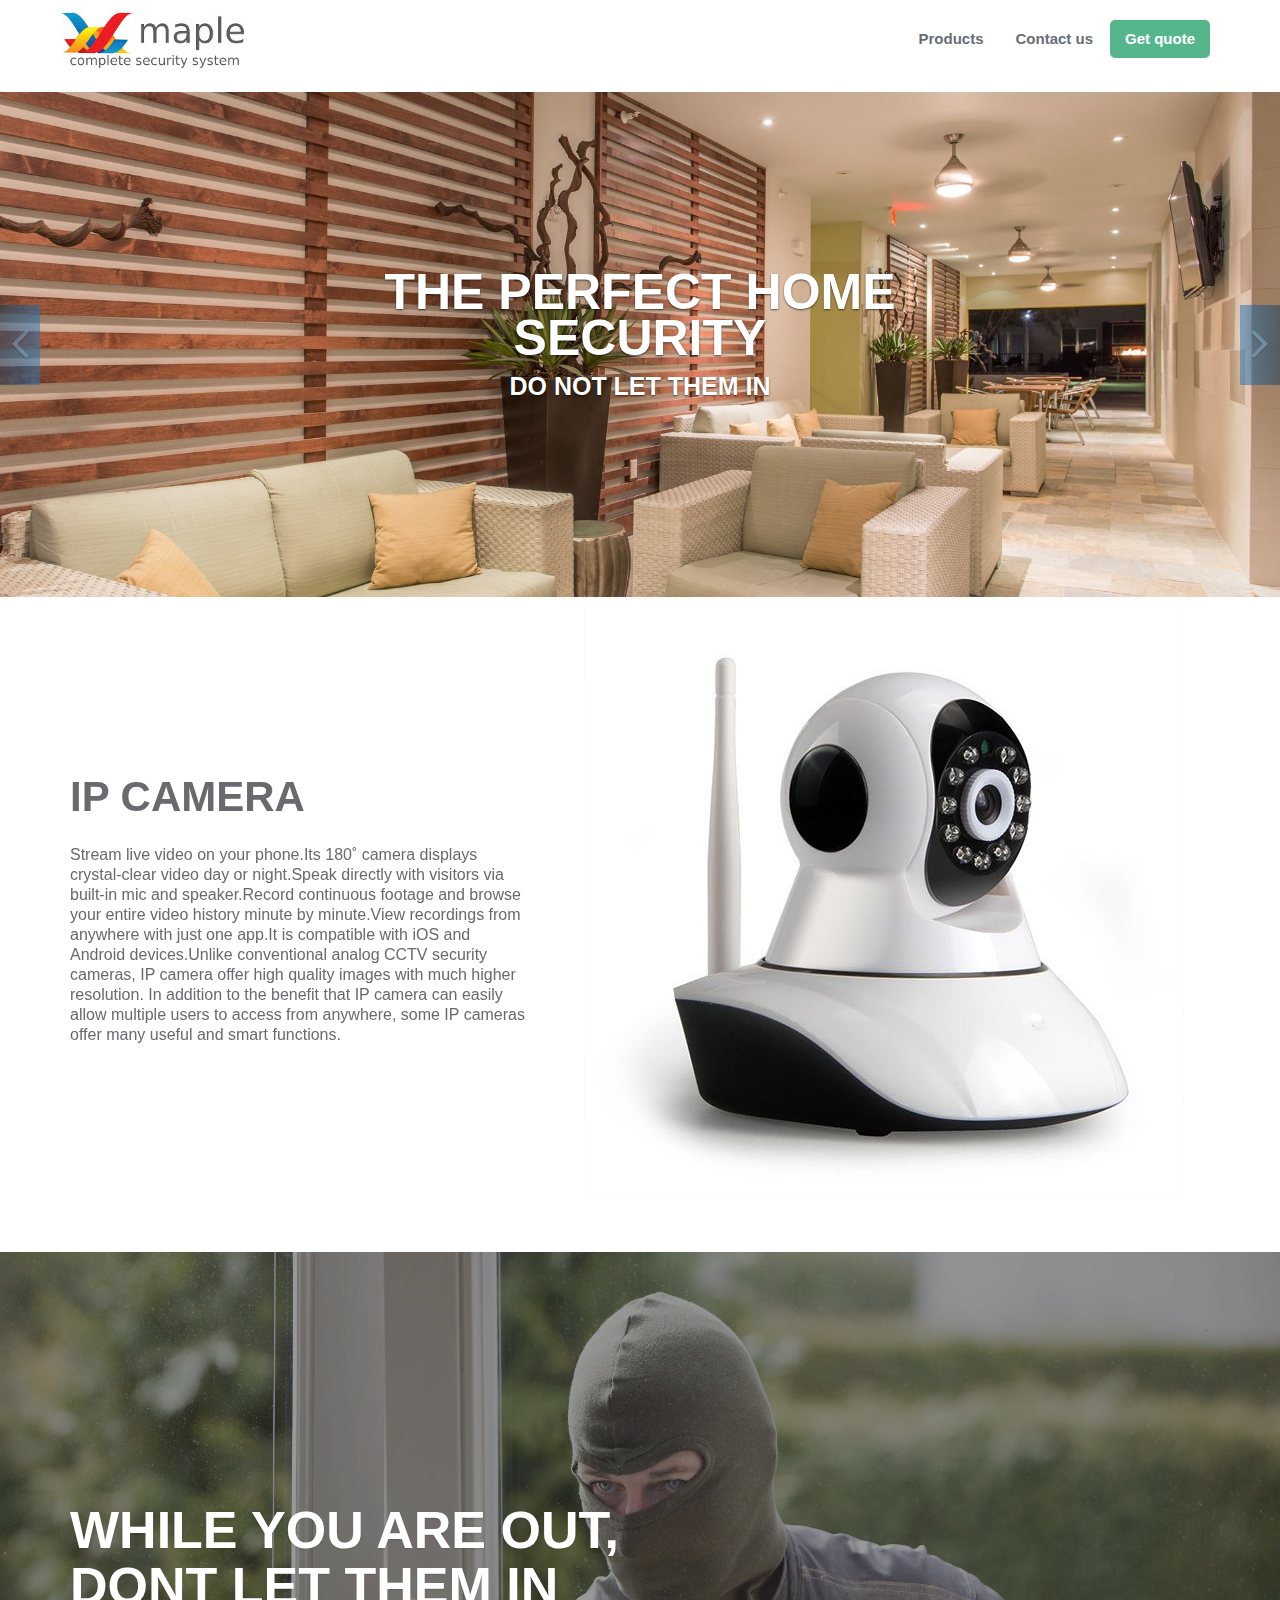
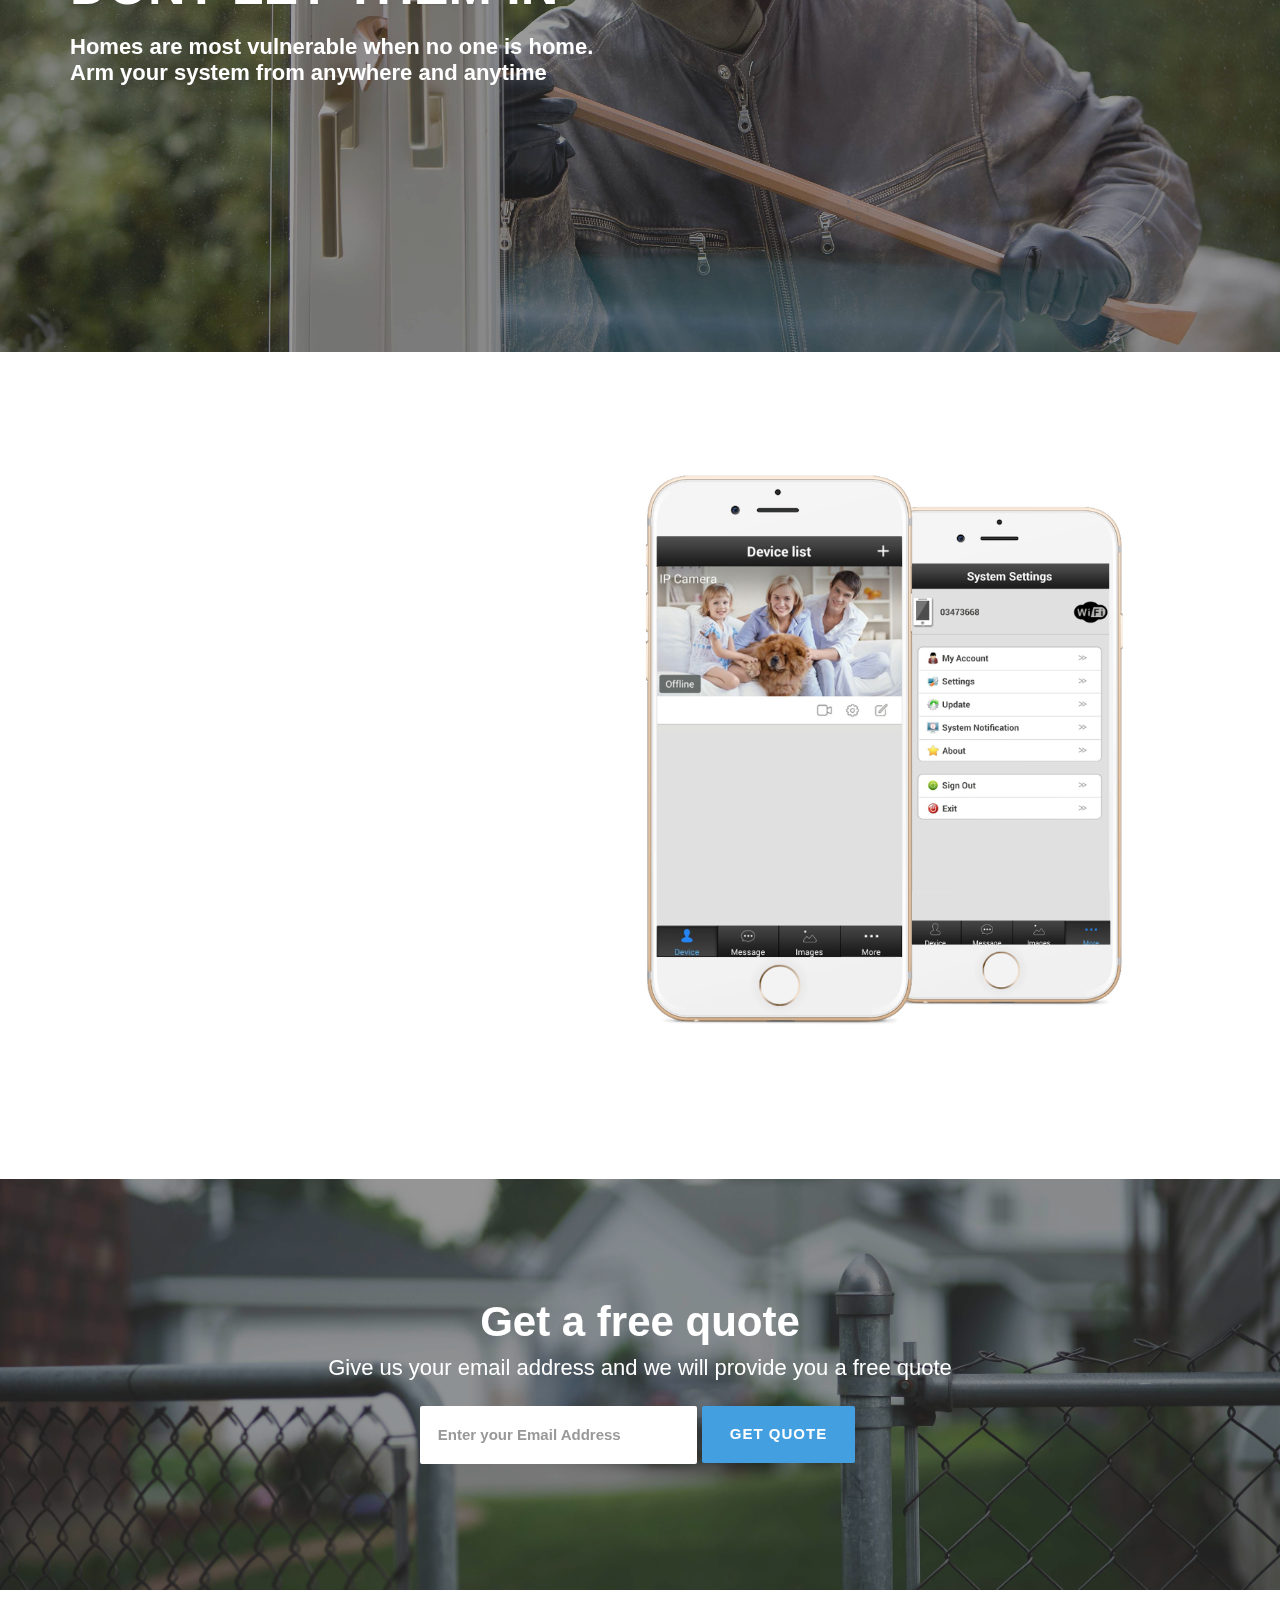
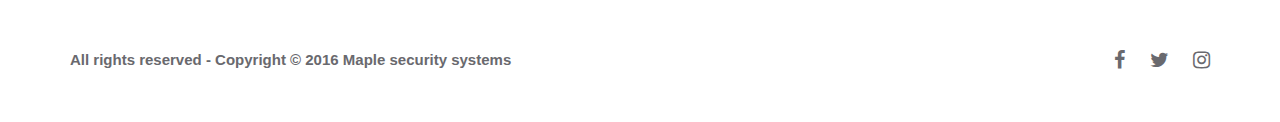
<file: index.html>
<!DOCTYPE html>
<html>

<head>
    <meta charset="utf-8">
    <meta http-equiv="X-UA-Compatible" content="IE=edge">
    <meta name="viewport" content="width=device-width, initial-scale=1">
    <title>Maple security</title>
    <meta name="description" content="">
    <meta name="keywords" content="">
    <meta name="author" content="">
    <link rel="stylesheet" href="css/bootstrap.min.css">
    <link rel="stylesheet" href="css/font-awesome.min.css">
    <link rel="stylesheet" href="css/owl.carousel.css">
    <link rel="stylesheet" href="css/style1.css">
    <link rel="shortcut icon" href="images/favicon.ico" type="image/x-icon">
    <link rel="icon" href="images/favicon.ico" type="image/x-icon">
    <link rel="stylesheet" href="css/plugins/bootstrap.min.css">
    <link rel="stylesheet" href="css/icons/iconfont.css">
    <link rel="stylesheet" href="fontAwsome/css/font-awesome.min.css">
    <link rel="stylesheet" href="css/plugins/magnific-popup.css">
    <link rel="stylesheet" href="css/plugins/owl.carousel.css">
    <link rel="stylesheet" href="css/plugins/animate.css">
    <link rel="stylesheet" href="css/style.css">
    <link rel="stylesheet" href="css/responsive.css">
    <script src="js/jquery.js"></script>
    <!-- <script>
    $(window).load(function() {

        $(".se-pre-con").fadeOut("slow");
    });

    $(document).on('click', '.navbar-collapse.in', function(e) {
        if ($(e.target).is('a')) {
            $(this).collapse('hide');
        }
    });
    </script> -->
</head>

<body data-spy="scroll" data-target="#main-navbar">
   <!--  <div class="se-pre-con"><img src="gears.gif" style="position: absolute;margin: auto;left: 0;right: 0;top: 0;bottom: 0;height: 100px;"></div> -->
    <div class="main-container" id="page">
        <header id="nav1-1">
            <nav class="navbar" id="main-navbar">
                <div class="container">
                    <div class="navbar-header">
                        <button type="button" class="navbar-toggle" data-toggle="collapse" data-target="#navbar-collapse">
                            <span class="sr-only">Toggle navigation</span>
                            <span class="icon-bar"></span>
                            <span class="icon-bar"></span>
                            <span class="icon-bar"></span>
                        </button>
                        <a href="index.html" class="navbar-brand smooth-scroll maple-icon"><img src="mapleicons.jpg" alt="logo" class="mapleicon"></a>
                    </div>
                    <div class="collapse navbar-collapse" id="navbar-collapse">
                        <ul class="nav navbar-nav navbar-right">
                            <li><a href="products.html" class="smooth-scroll" src="images/uploads/EVS-HSM02-US-2.gif.png" style="font-weight: 700; font-size: 15px; text-transform: none;color:#404B55 !important">Products</a></li>
                            <li><a href="contact.html" class="smooth-scroll" src="images/uploads/EVS-HSM02-US-2.gif.png" style="font-weight: 700; font-size: 15px; text-transform: none;color:#404B55 !important">Contact us</a></li>
                            <li><a href="#subscription1-3" class="btn-nav btn-green smooth-scroll">Get quote</a></li>
                        </ul>
                    </div>
                </div>
            </nav>
        </header>
        <div id="homeCarousel" class="carousel slide carousel-home" data-ride="carousel">
            <ol class="carousel-indicators">
                <li data-target="#homeCarousel" data-slide-to="0" class="active"></li>
                <li data-target="#homeCarousel" data-slide-to="1"></li>
                <li data-target="#homeCarousel" data-slide-to="2"></li>
            </ol>
            <div class="carousel-inner" role="listbox">
                <div class="item active">
                    <img src="img/b.jpg" alt="">
                    <div class="container">
                        <div class="carousel-caption">
                            <h2 class="carousel-title bounceInDown animated slow">The perfect home security</h2>
                            <h4 class="carousel-subtitle bounceInUp animated slow ">Do not let them in</h4>
                        </div>
                    </div>
                </div>
                <div class="item ">
                    <img src="img/a.jpg" alt="">
                    <div class="container">
                        <div class="carousel-caption">
                            <h2 class="carousel-title bounceInDown animated slow">We can improve your home security</h2>
                            <h4 class="carousel-subtitle bounceInUp animated slow"> So let's do it !</h4>
                        </div>
                    </div>
                </div>
                <div class="item ">
                    <img src="img/c.jpg" alt="">
                    <div class="container">
                        <div class="carousel-caption">
                            <h2 class="carousel-title bounceInDown animated slow">A penny is a lot of money, if you have not got a penny.</h2>
                            <h4 class="carousel-subtitle bounceInUp animated slow">You can make the diffrence !</h4>
                        </div>
                    </div>
                </div>
            </div>
            <a class="left carousel-control" href="#homeCarousel" role="button" data-slide="prev">
                <span class="fa fa-angle-left" aria-hidden="true"></span>
                <span class="sr-only">Previous</span>
            </a>
            <a class="right carousel-control" href="#homeCarousel" role="button" data-slide="next">
                <span class="fa fa-angle-right" aria-hidden="true"></span>
                <span class="sr-only">Next</span>
            </a>
        </div>
        <section id="content10-1" class="p-y-lg content-dashboard content-align-md bg-edit" style="outline-offset: -3px;padding-top:0px !important;padding-bottom:30px !important">
            <div class="container">
                <div class="row features-block y-middle">
                    <div class="col-md-7 col-md-push-5 text-center m-b-md wow fadeInRight" style="visibility: visible;">
                        <img src="img/camera.jpg" alt="">
                    </div>
                    <div class="col-md-5 col-md-pull-7 center-md">
                        <h2 class="m-b-md">IP CAMERA</h2>
                        <p>Stream live video on your phone.Its 180˚ camera displays crystal-clear video day or night.Speak directly with visitors via built-in mic and speaker.Record continuous footage and browse your entire video history minute by minute.View recordings from anywhere with just one app.It is compatible with iOS and Android devices.Unlike conventional analog CCTV security cameras, IP camera offer high quality images with much higher resolution. In addition to the benefit that IP camera can easily allow multiple users to access from anywhere, some IP cameras offer many useful and smart functions.
                        </p>
                    </div>
                </div>
            </div>
        </section>
        <section id="hero1-1" class="hero bg-img" style="outline-offset: -3px; background-image: url(&quot;images/uploads/Police_breaking_into_house.jpg&quot;); background-attachment: scroll; background-color: rgba(0, 0, 0, 0); background-size: cover; background-position: 50% 50%; background-repeat: no-repeat;">
            <div class="overlay"></div>
            <div class="container vertical-center-rel">
                <div class="row">
                    <div class="col-md-7">
                        <h1 class="text-white p-t-md">WHILE YOU ARE OUT,<br>DONT LET THEM IN</h1>
                        <p class="lead text-white m-b-md ">Homes are most vulnerable when no one is home.
                            <br> Arm your system from anywhere and anytime
                            <br>
                            <br>
                            <br>
                        </p>
                    </div>
                </div>
            </div>
        </section>
        <section id="cta5-1" class="p-y-lg content-align-md center-md bg-edit" style="outline-offset: -3px;">
            <div class="container">
                <div class="row y-middle">
                    <div class="col-md-5 m-b wow zoomIn" style="visibility: visible;">
                        <h3 class="f-w-900">iOS and Android Apps</h3>
                        <p class="h5" style="font-weight: normal !important;font-size: 16px !important;">Our Mobile App makes it easy to stay aware of what’s going on with your home. Any time there’s an alert sent out, the maple Mobile App will let you know right away. You can even check on your kids or pets with live video of your home, no matter where you are</p>
                        <a href="" class="btn-app apple-store edit" style="margin-left:0px !important;"><i class="fa fa-apple"></i><span>Download on the</span>App Store</a>
                        <a href="" class="btn-app google-play edit" style="margin-left:2px !important;"><i class="fa fa-android"></i><span>Get it on</span>Google Play</a>
                    </div>
                    <div class="col-md-6">
                        <img src="images/app1.png" class="img-responsive m-x-auto" alt="">
                    </div>
                </div>
            </div>
        </section>
        <section id="subscription1-3" class="p-y-lg subscription bg-img" style="outline-offset: -3px; background-image: url(&quot;images/uploads/photo-1465961482777-c1070dfd906b.jpg&quot;); background-attachment: scroll; background-color: rgba(0, 0, 0, 0); background-size: cover; background-position: 50% 50%; background-repeat: no-repeat;">
            <div class="overlay"></div>
            <div class="container">
                <div class="row">
                    <div class="col-md-10 col-md-offset-1">
                        <div class="text-center text-white m-b-md">
                            <h2>Get a free quote</h2>
                            <p class="lead">Give us your email address and we will provide you a free quote</p>
                        </div>
                    </div>
                </div>
                <div class="row">
                    <div class="col-md-6 col-md-offset-3 text-center text-white">
                        <form class="form-inline form-white" id="mailchimpForm" action="http://themedept.us9.list-manage.com/subscribe/post?u=a8cd4fa72585379e205821fa2&amp;id=366e69e674">
                            <div class="form-group">
                                <input type="email" class="form-control" id="m3Email" placeholder="Enter your Email Address" name="MERGE0" required="">
                            </div>
                            <button type="submit" class="btn btn-blue">Get quote</button>
                        </form>
                    </div>
                </div>
            </div>
        </section>
        <footer id="footer1-1" class="p-y-md footer f1 bg-edit bg-grey" src="images/uploads/photo-1465961482777-c1070dfd906b.jpg" style="outline-offset: -3px; background-color: rgb(255, 255, 255);padding-bottom:0px !important">
            <div class="container">
                <div class="row">
                    <div class="col-sm-8">
                        <p>All rights reserved - Copyright © 2016 Maple security systems
                            <a href="http://themedept.com" class="f-w-900"></a>
                        </p>
                    </div>
                    <div class="col-sm-4">
                        <ul class="footer-social">
                            <li><a href=""><i class="fa fa-facebook"></i></a></li>
                            <li><a href=""><i class="fa fa-twitter"></i></a></li>
                            <li><a href=""><i class="fa fa-instagram"></i></a></li>
                        </ul>
                    </div>
                </div>
            </div>
        </footer>
    </div>
    <script id="twitter-wjs" src="js/widjets.js"></script>
    <script src="js/plugins/bootstrap.min.js"></script>
    <script src="js/plugins/owl.carousel.min.js"></script>
    <script src="js/plugins/wow.min.js"></script>
    <script src="js/custom.js"></script>
    <iframe id="rufous-sandbox" scrolling="no" frameborder="0" allowtransparency="true" allowfullscreen="true" class="frame"></iframe>
</body>

</html>
</file>
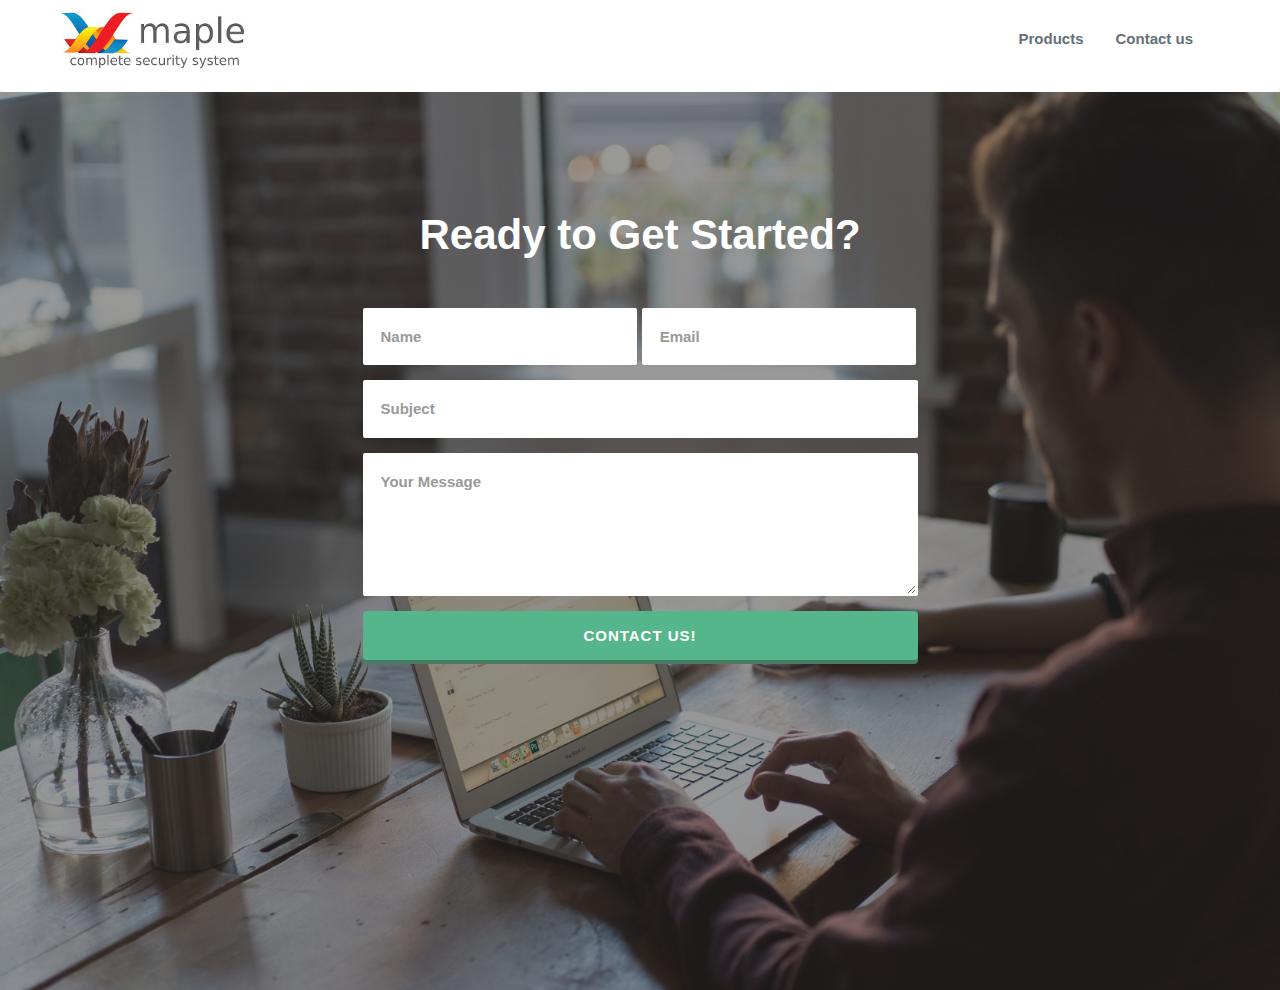
<file: contact.html>
<!DOCTYPE html>
<html>

<head>
    <meta charset="utf-8">
    <meta http-equiv="X-UA-Compatible" content="IE=edge">
    <meta name="viewport" content="width=device-width, initial-scale=1">
    <title>Maple security</title>
    <meta name="description" content="">
    <meta name="keywords" content="">
    <meta name="author" content="">
    <link rel="shortcut icon" href="images/favicon.ico" type="image/x-icon">
    <link rel="icon" href="images/favicon.ico" type="image/x-icon">
    <link rel="stylesheet" href="css/plugins/bootstrap.min.css">
    <link rel="stylesheet" href="css/style.css">
    <link rel="stylesheet" href="css/responsive.css">
    <script src="js/jquery.js"></script>
    <!-- <script>
    $(window).load(function() {
        $(".se-pre-con").fadeOut("slow");
    });
    $(document).on('click', '.navbar-collapse.in', function(e) {
        if ($(e.target).is('a')) {
            $(this).collapse('hide');
        }
    });
    </script> -->
</head>

<body data-spy="scroll" data-target="#main-navbar">
    <!-- <div class="se-pre-con"><img src="gears.gif" class="settings"></div> -->
    <div class="main-container" id="page">
        <header id="nav1-1">
            <nav class="navbar" id="main-navbar">
                <div class="container">
                    <div class="navbar-header">
                        <button type="button" class="navbar-toggle" data-toggle="collapse" data-target="#navbar-collapse">
                            <span class="sr-only">Toggle navigation</span>
                            <span class="icon-bar"></span>
                            <span class="icon-bar"></span>
                            <span class="icon-bar"></span>
                        </button>
                        <a href="index.html" class="navbar-brand smooth-scroll maple-icon"><img src="mapleicons.jpg" alt="logo" class="mapleicon"></a>
                    </div>
                    <div class="collapse navbar-collapse" id="navbar-collapse">
                        <ul class="nav navbar-nav navbar-right">
                            <li><a href="products.html" class="smooth-scroll text-nav" src="images/logo-black.png">Products</a></li>
                            <li><a href="contact.html" class="smooth-scroll text-nav" src="images/logo-black.png">Contact us</a></li>
                        </ul>
                    </div>
                </div>
            </nav>
        </header>
        <section id="contact1-3" class="p-y-lg contact bg-img image-back">
            <div class="overlay"></div>
            <div class="container">
                <div class="row">
                    <div class="col-md-8 col-md-offset-2">
                        <div class="section-header text-center text-white wow fadeIn visibility">
                            <h2>Ready to Get Started?</h2>
                        </div>
                    </div>
                </div>
                <div class="row">
                    <div class="col-sm-10 col-sm-offset-1 col-md-6 col-md-offset-3">
                        <form class="form-horizontal form-white" id="contactForm">
                            <p class="success cf text-center"><i class="fa fa-check"></i> <strong>Your message has successfully been sent.</strong></p>
                            <p class="failed cf text-center"><i class="fa fa-exclamation-circle"></i><strong> Something went wrong!</strong></p>
                            <div class="form-group w-50">
                                <input type="text" class="form-control" id="cfName" placeholder="Name" required="">
                                <input type="email" class="form-control" id="cfEmail" placeholder="Email" required="">
                            </div>
                            <div class="form-group">
                                <input type="text" class="form-control" id="cfSubject" placeholder="Subject" required="">
                            </div>
                            <div class="form-group">
                                <textarea id="cfMessage" rows="5" class="form-control" placeholder="Your Message" required=""></textarea>
                            </div>
                            <div class="form-group m-b-0">
                                <button type="submit" class="btn btn-shadow btn-green">CONTACT US!</button>
                            </div>
                        </form>
                    </div>
                </div>
            </div>
        </section>
    </div>
    <script id="twitter-wjs" src="js/widjets.js"></script>
    <script src="js/plugins/bootstrap.min.js"></script>
    <iframe class="frame" id="rufous-sandbox" scrolling="no" frameborder="0" allowtransparency="true" allowfullscreen="true"></iframe>
</body>

</html>
</file>
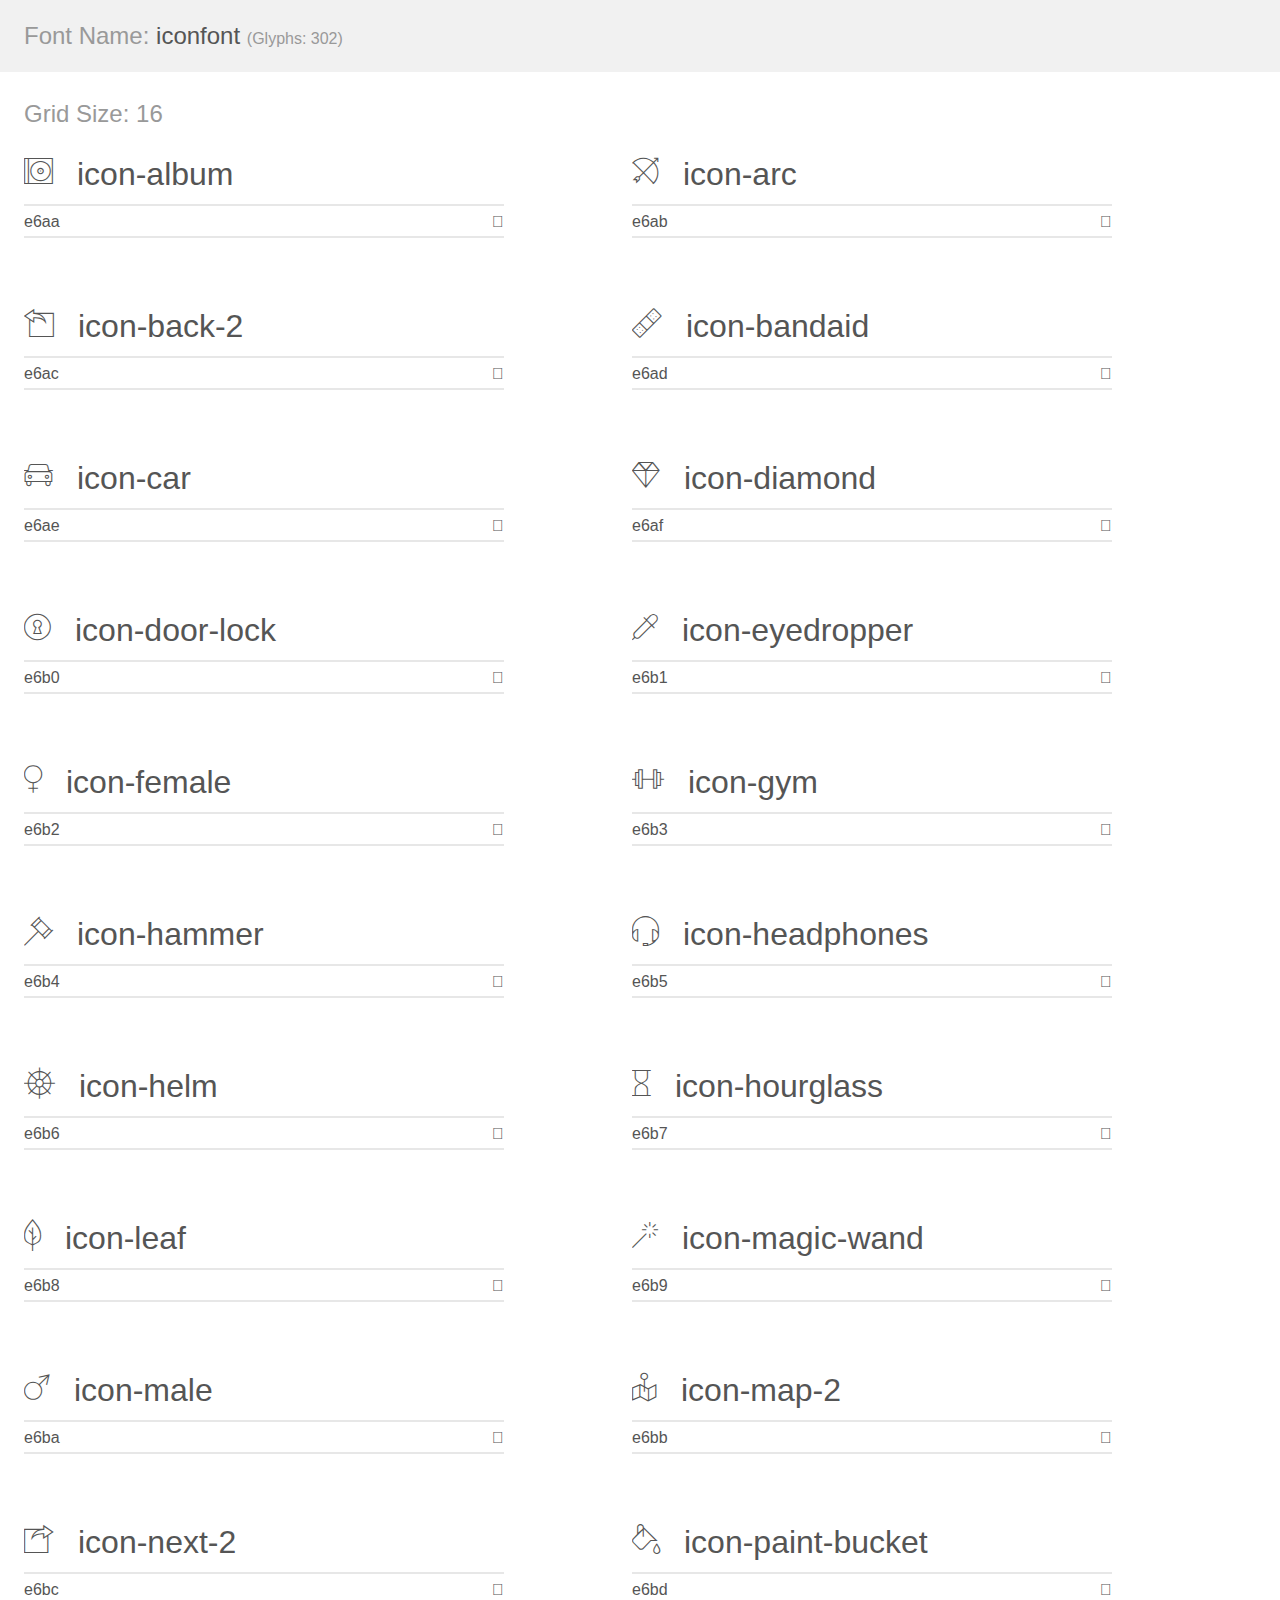
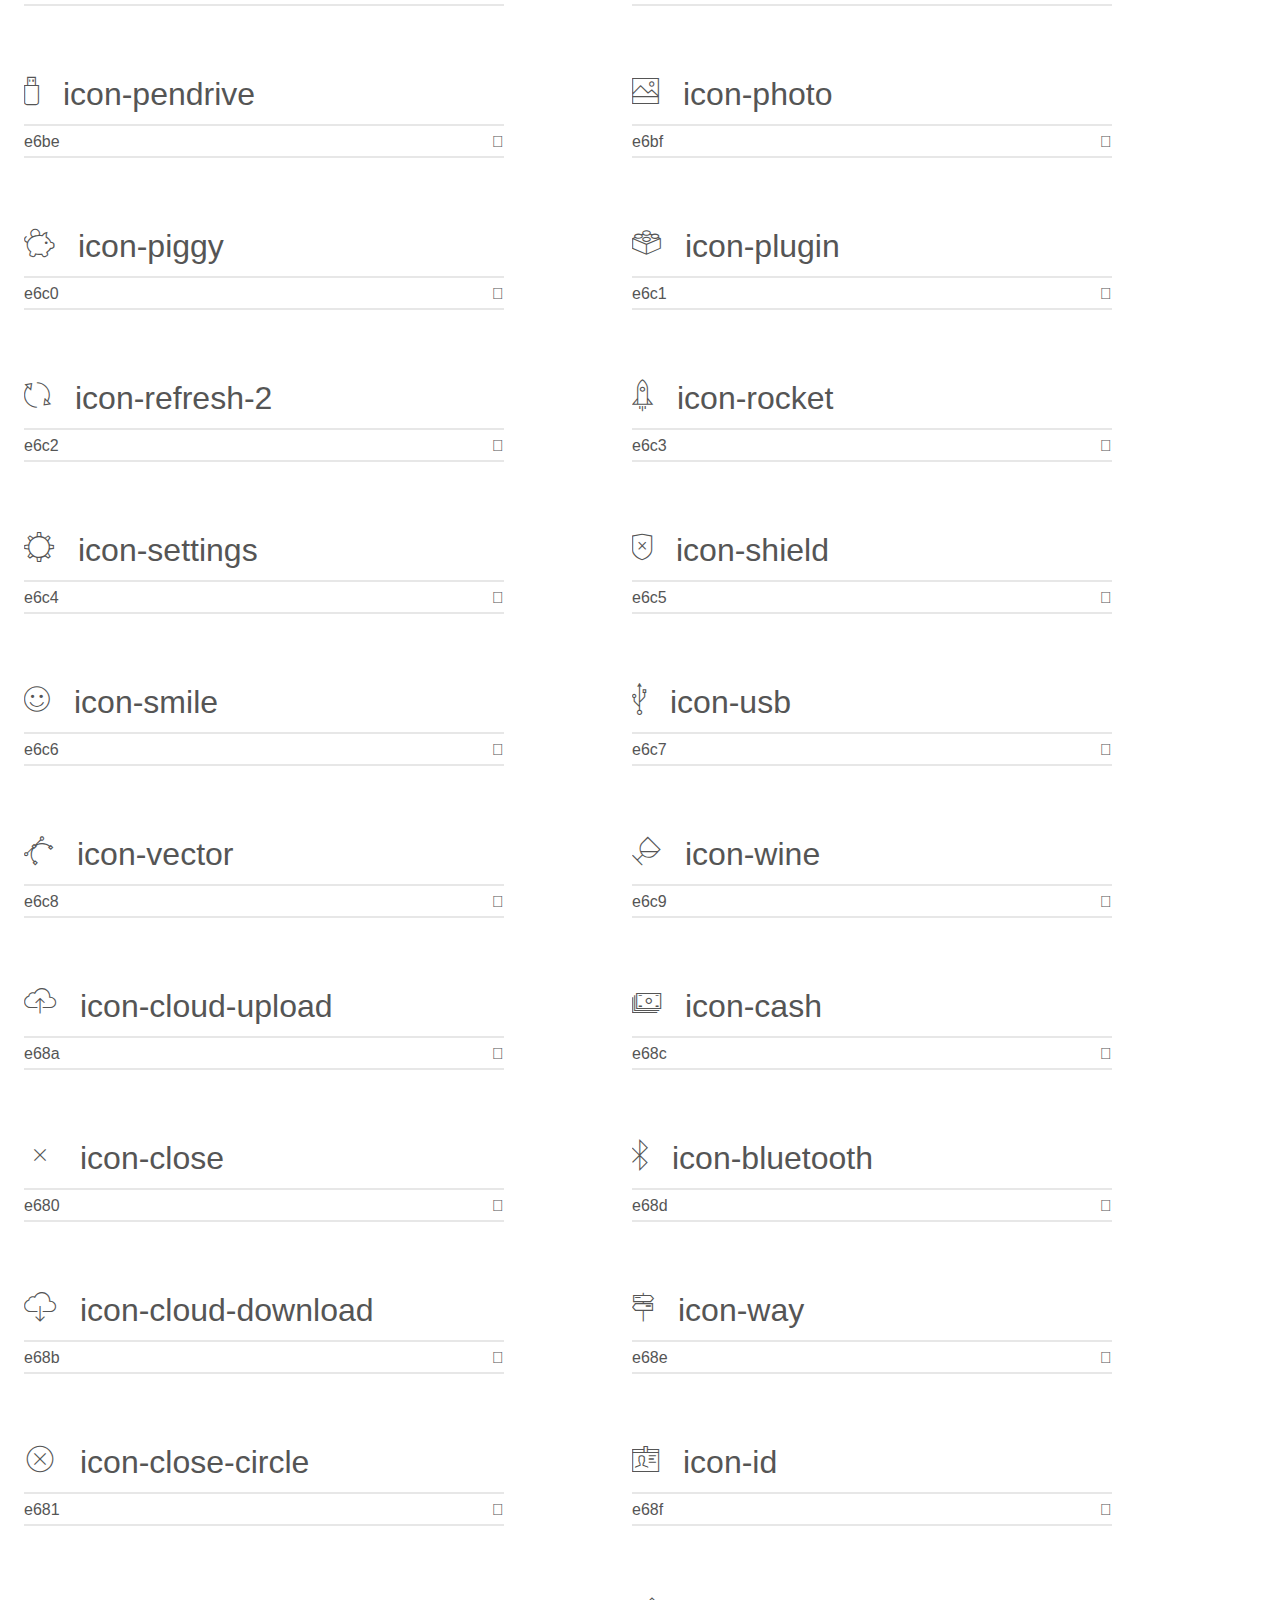
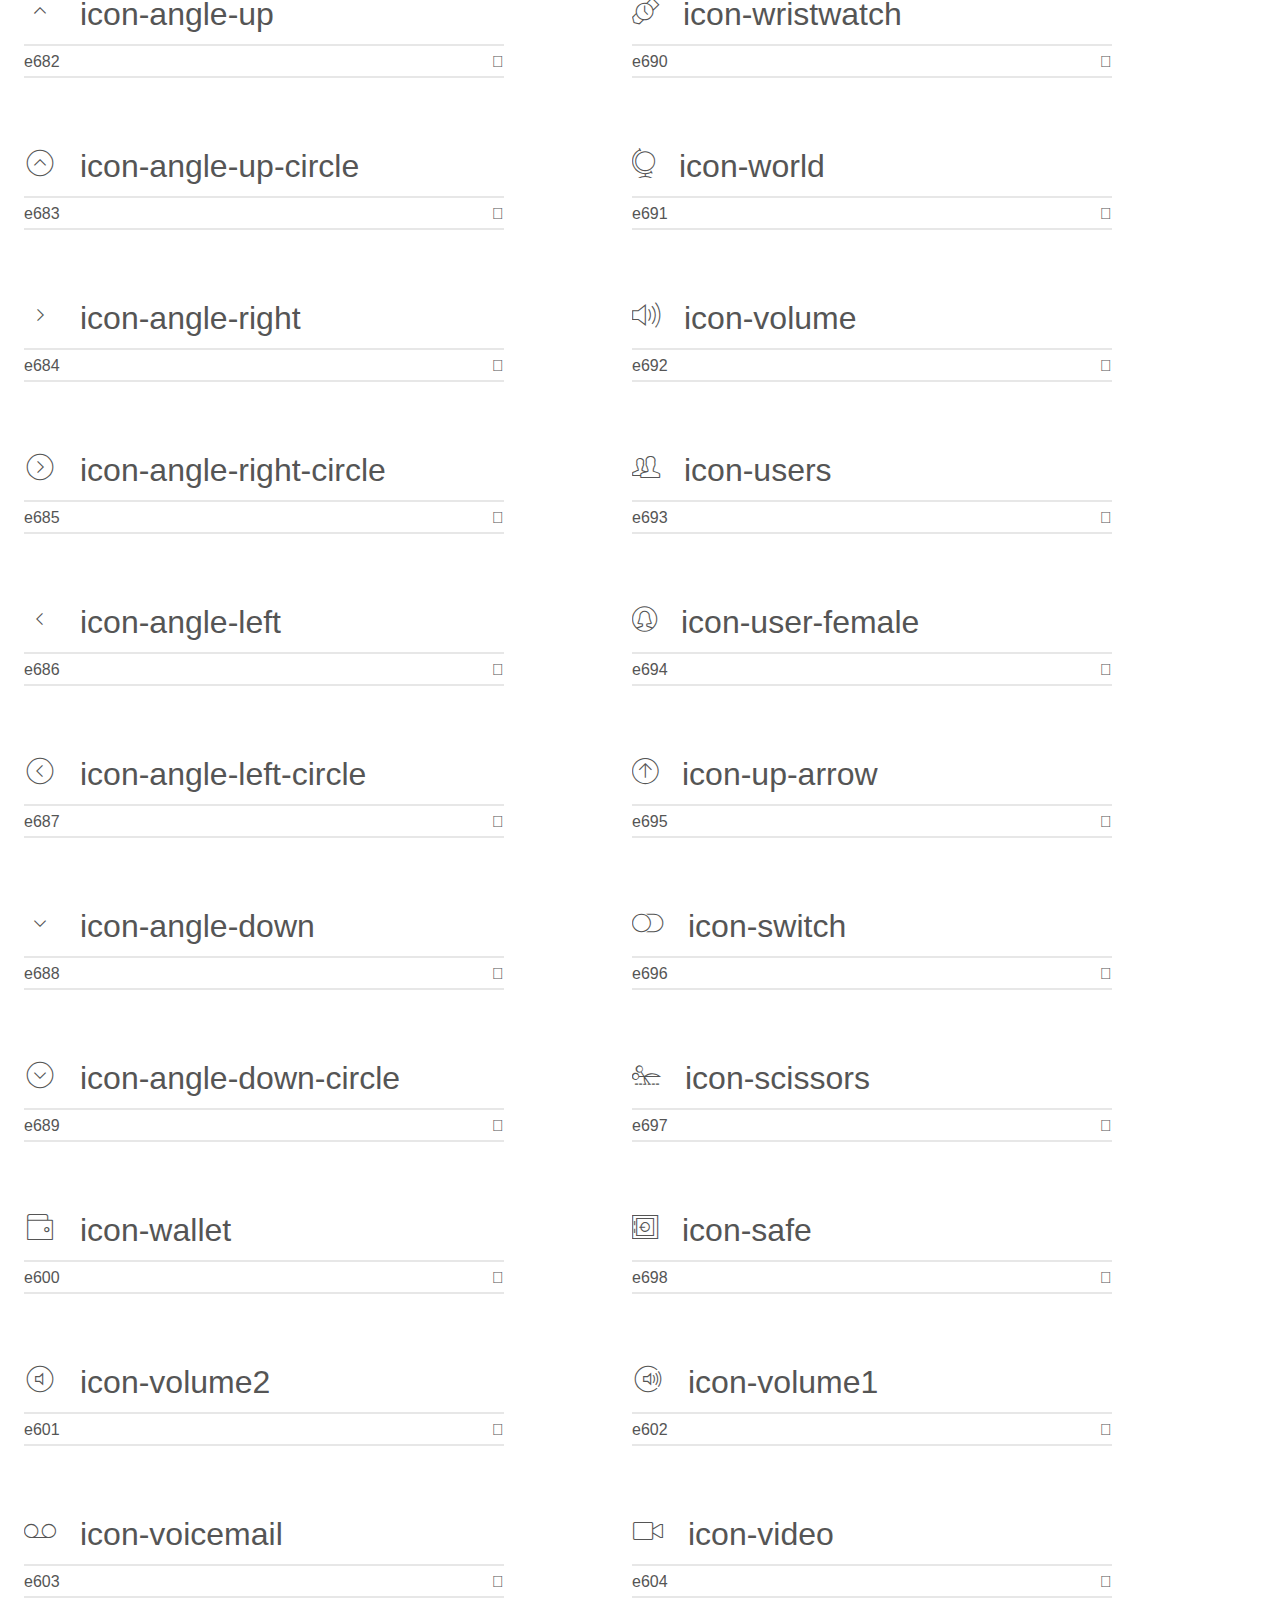
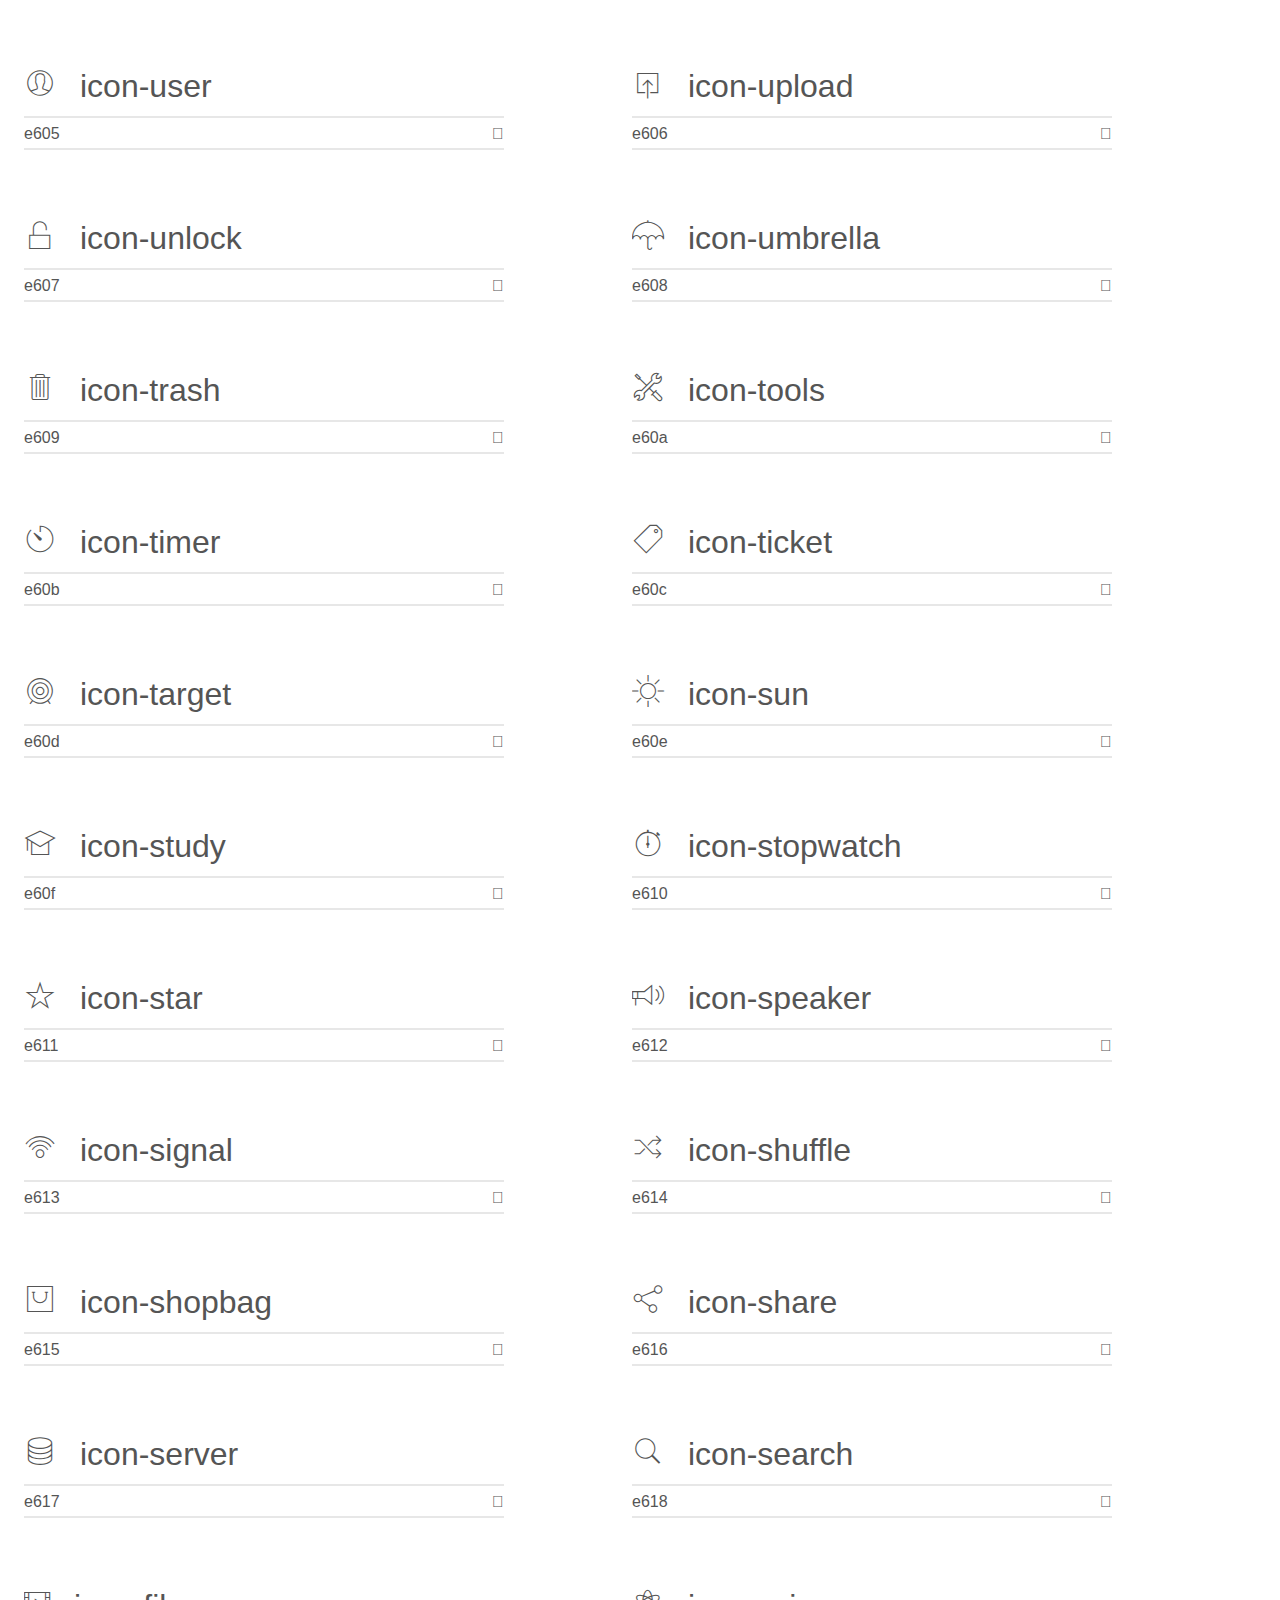
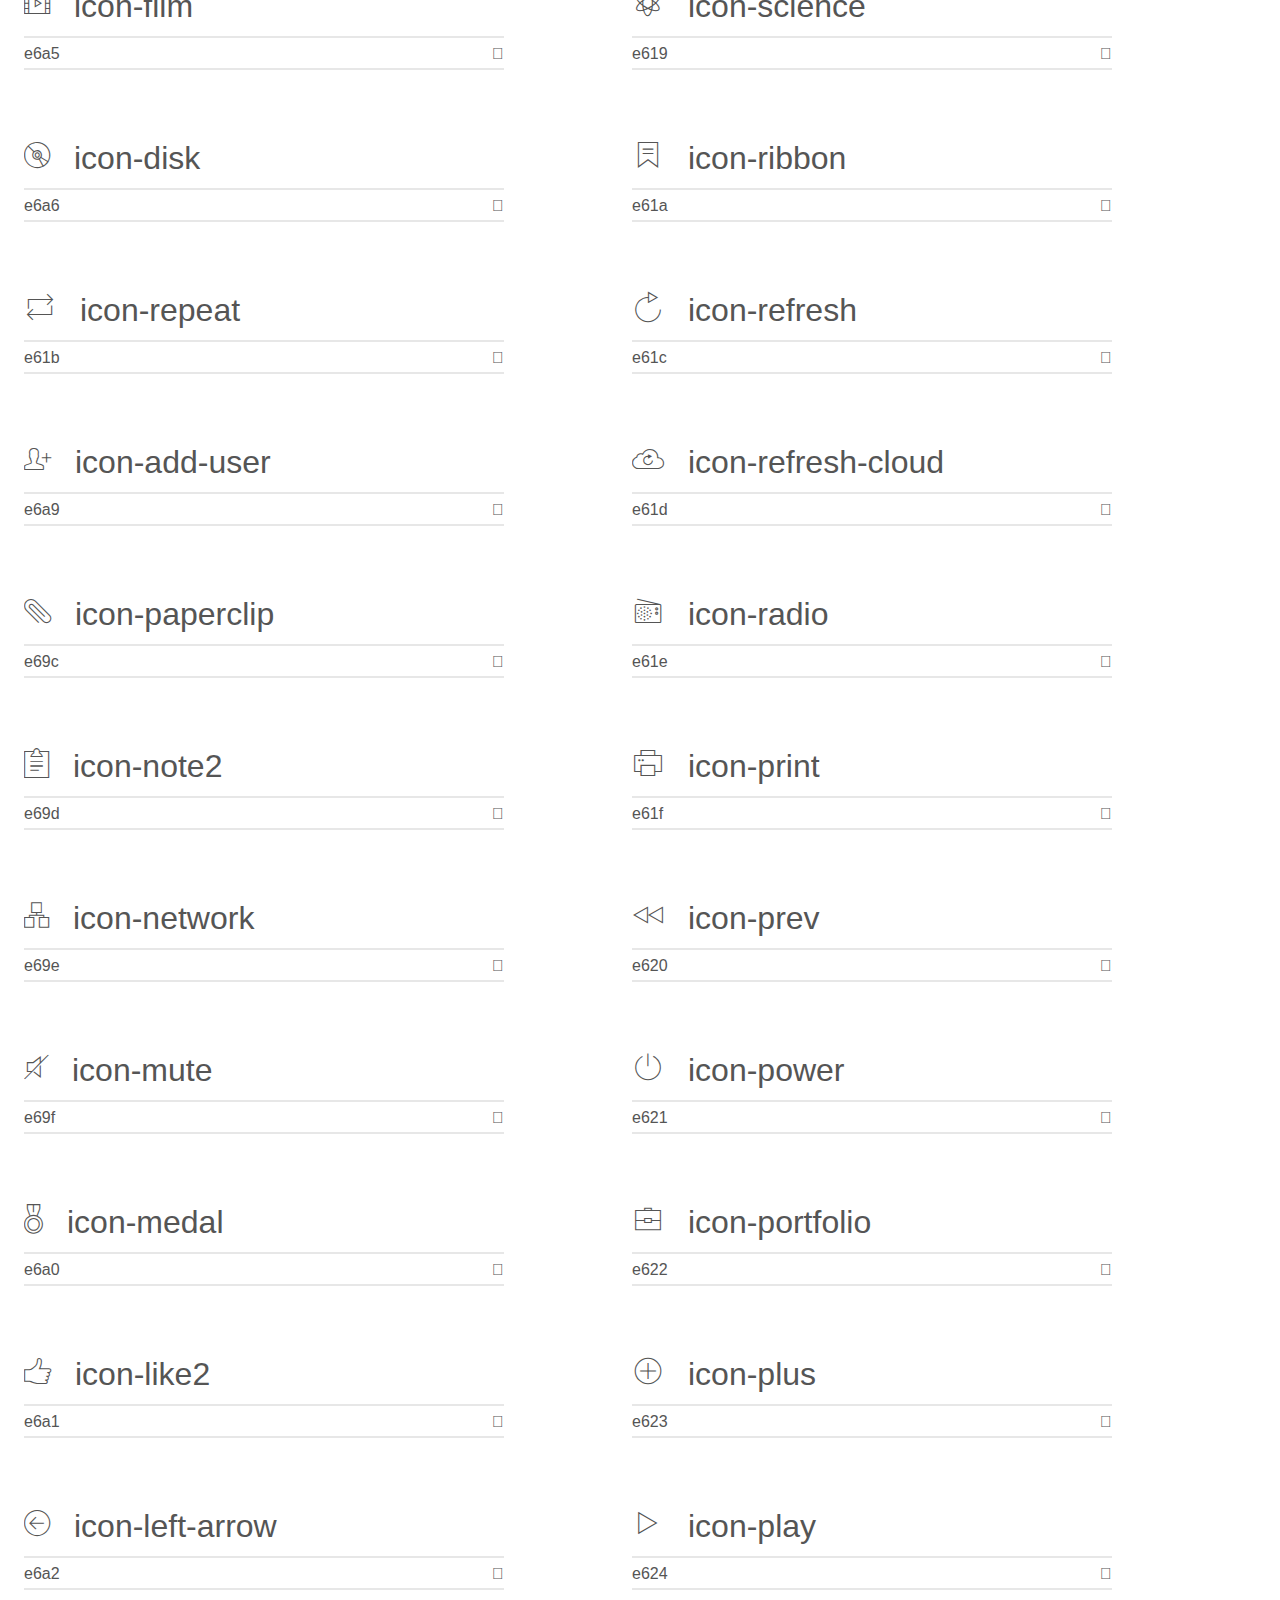
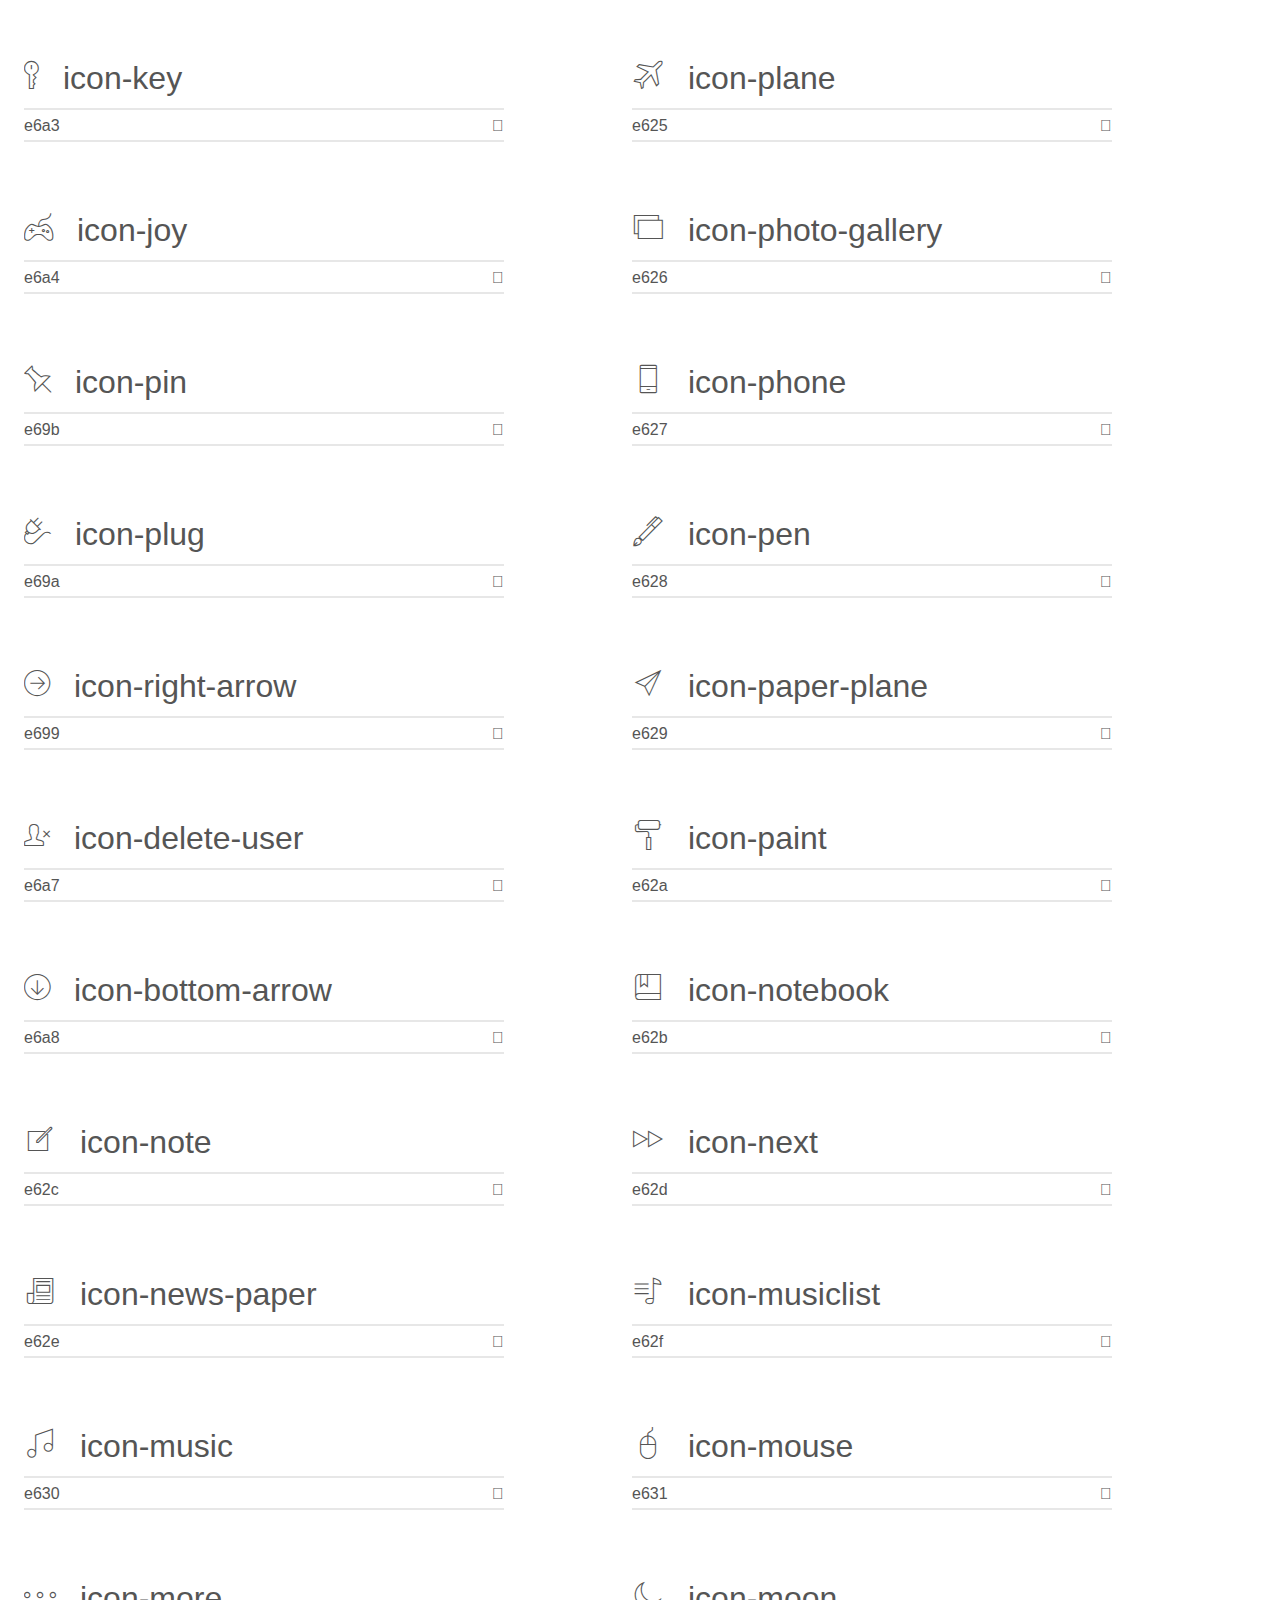
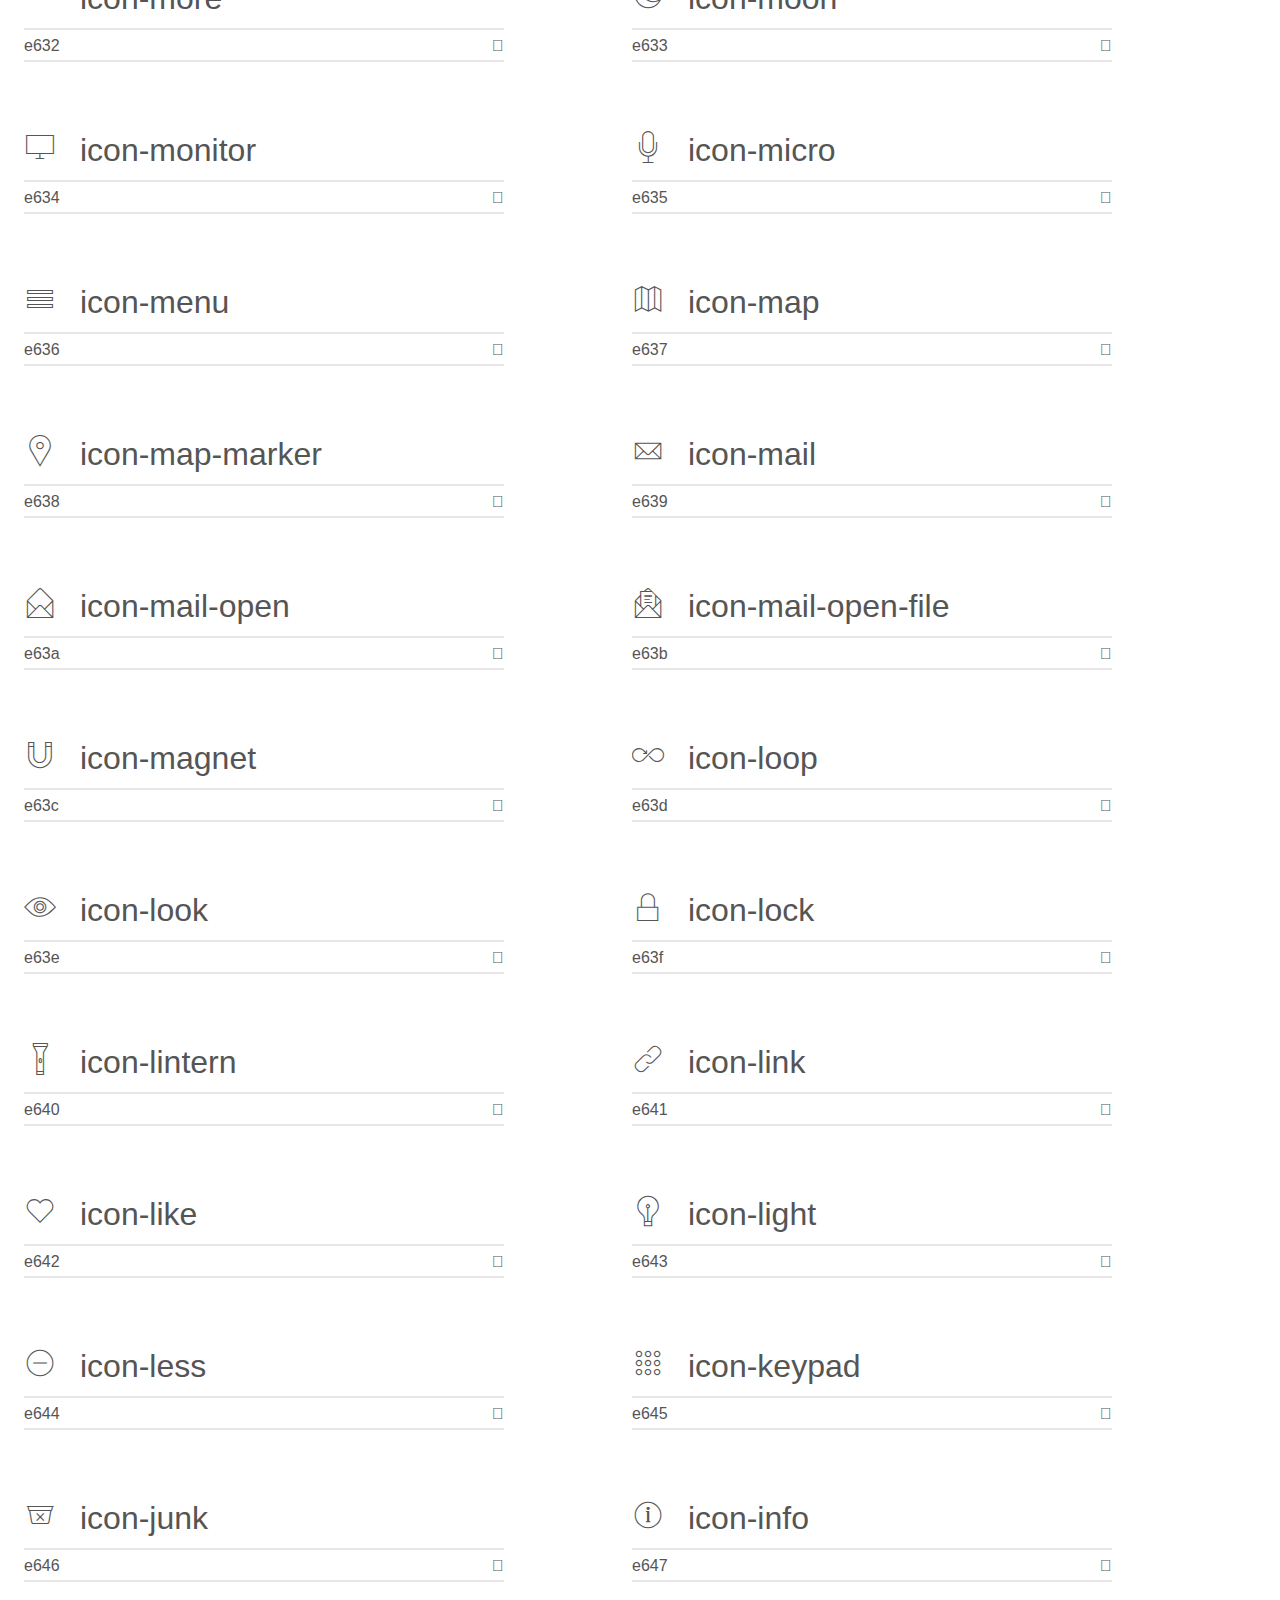
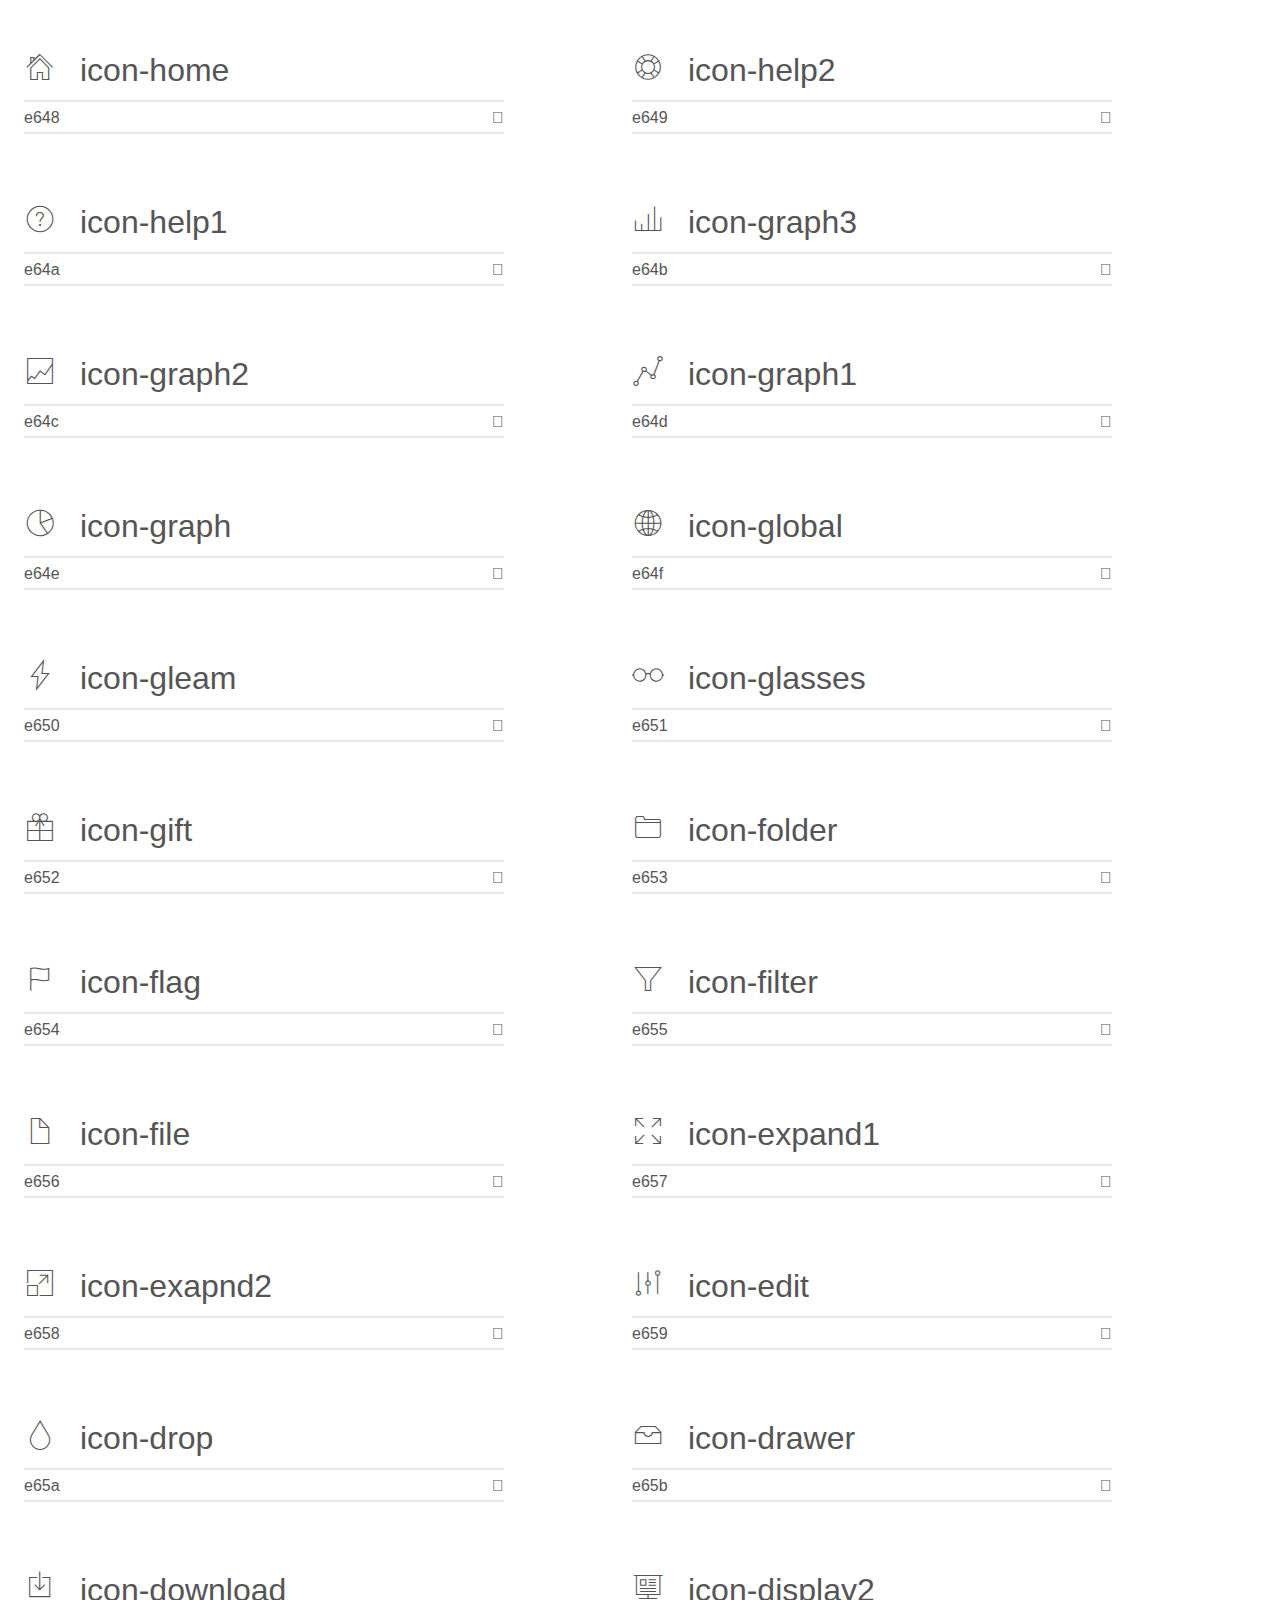
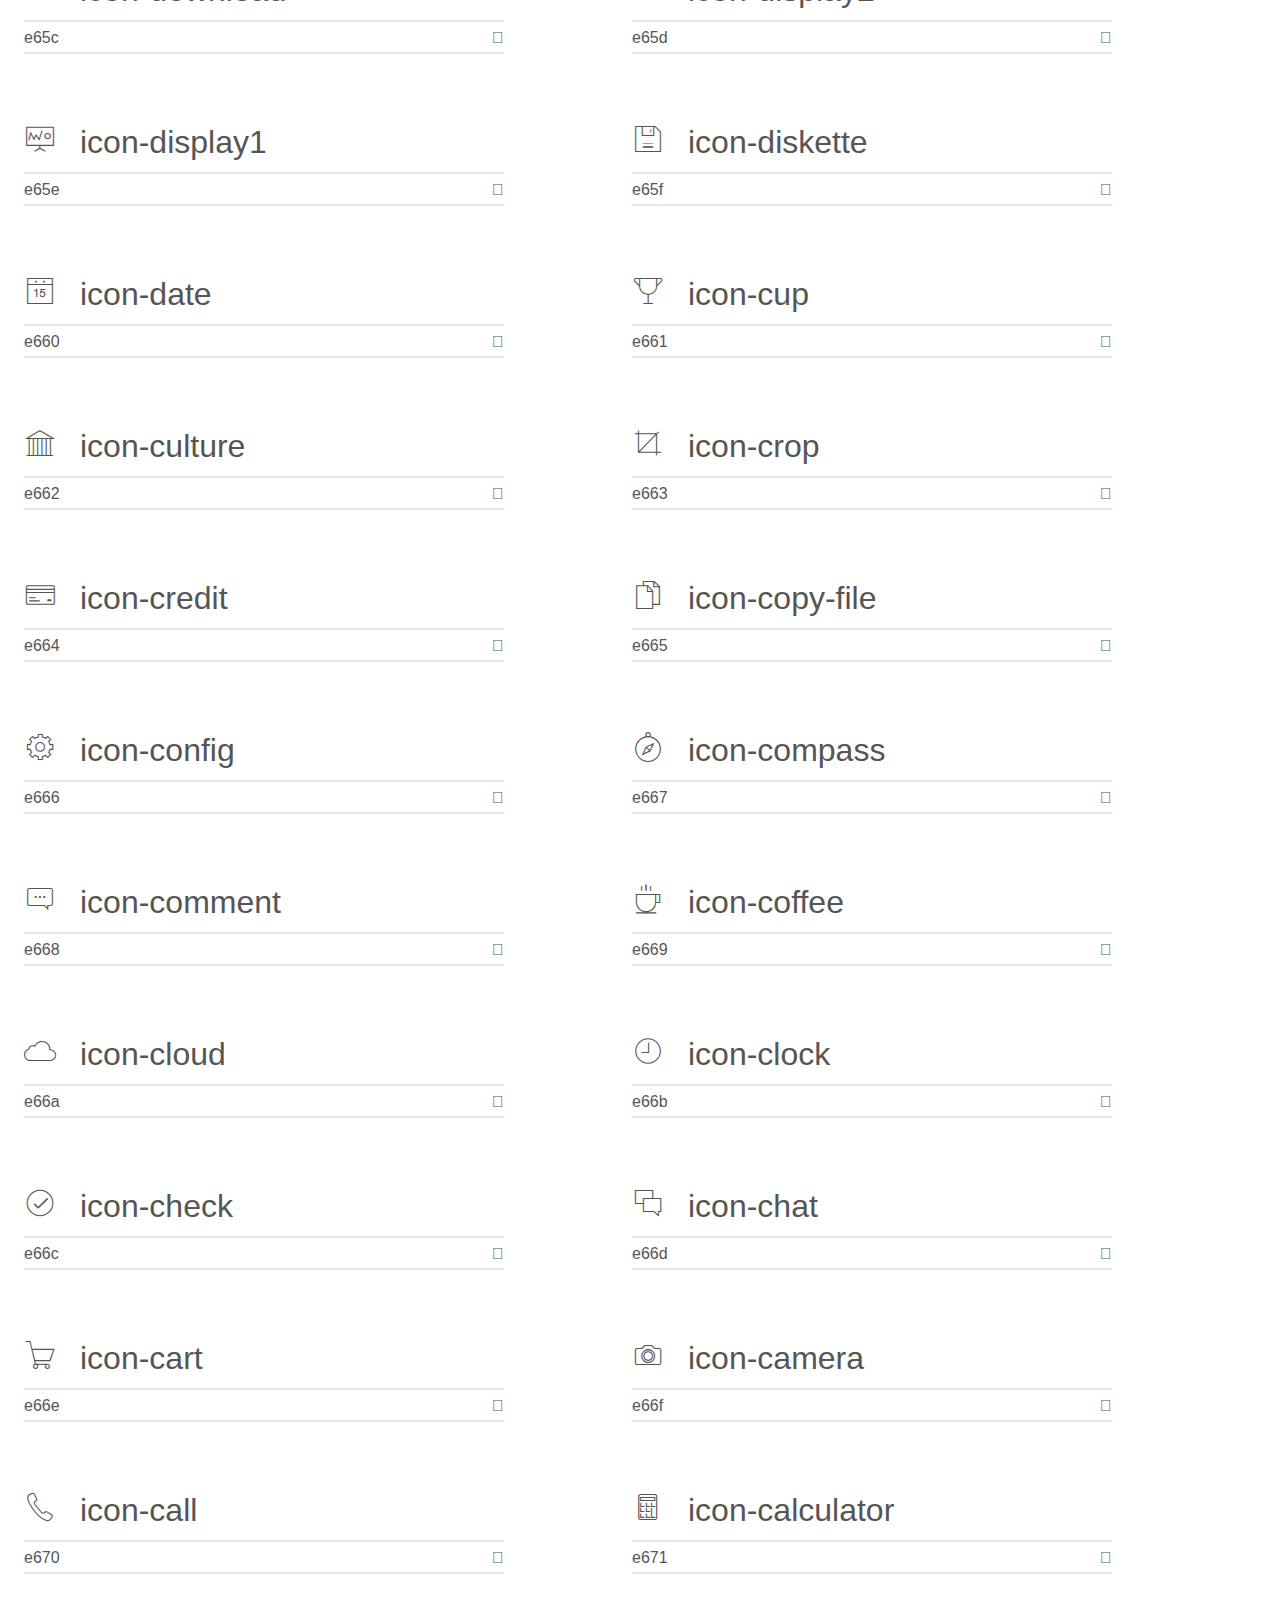
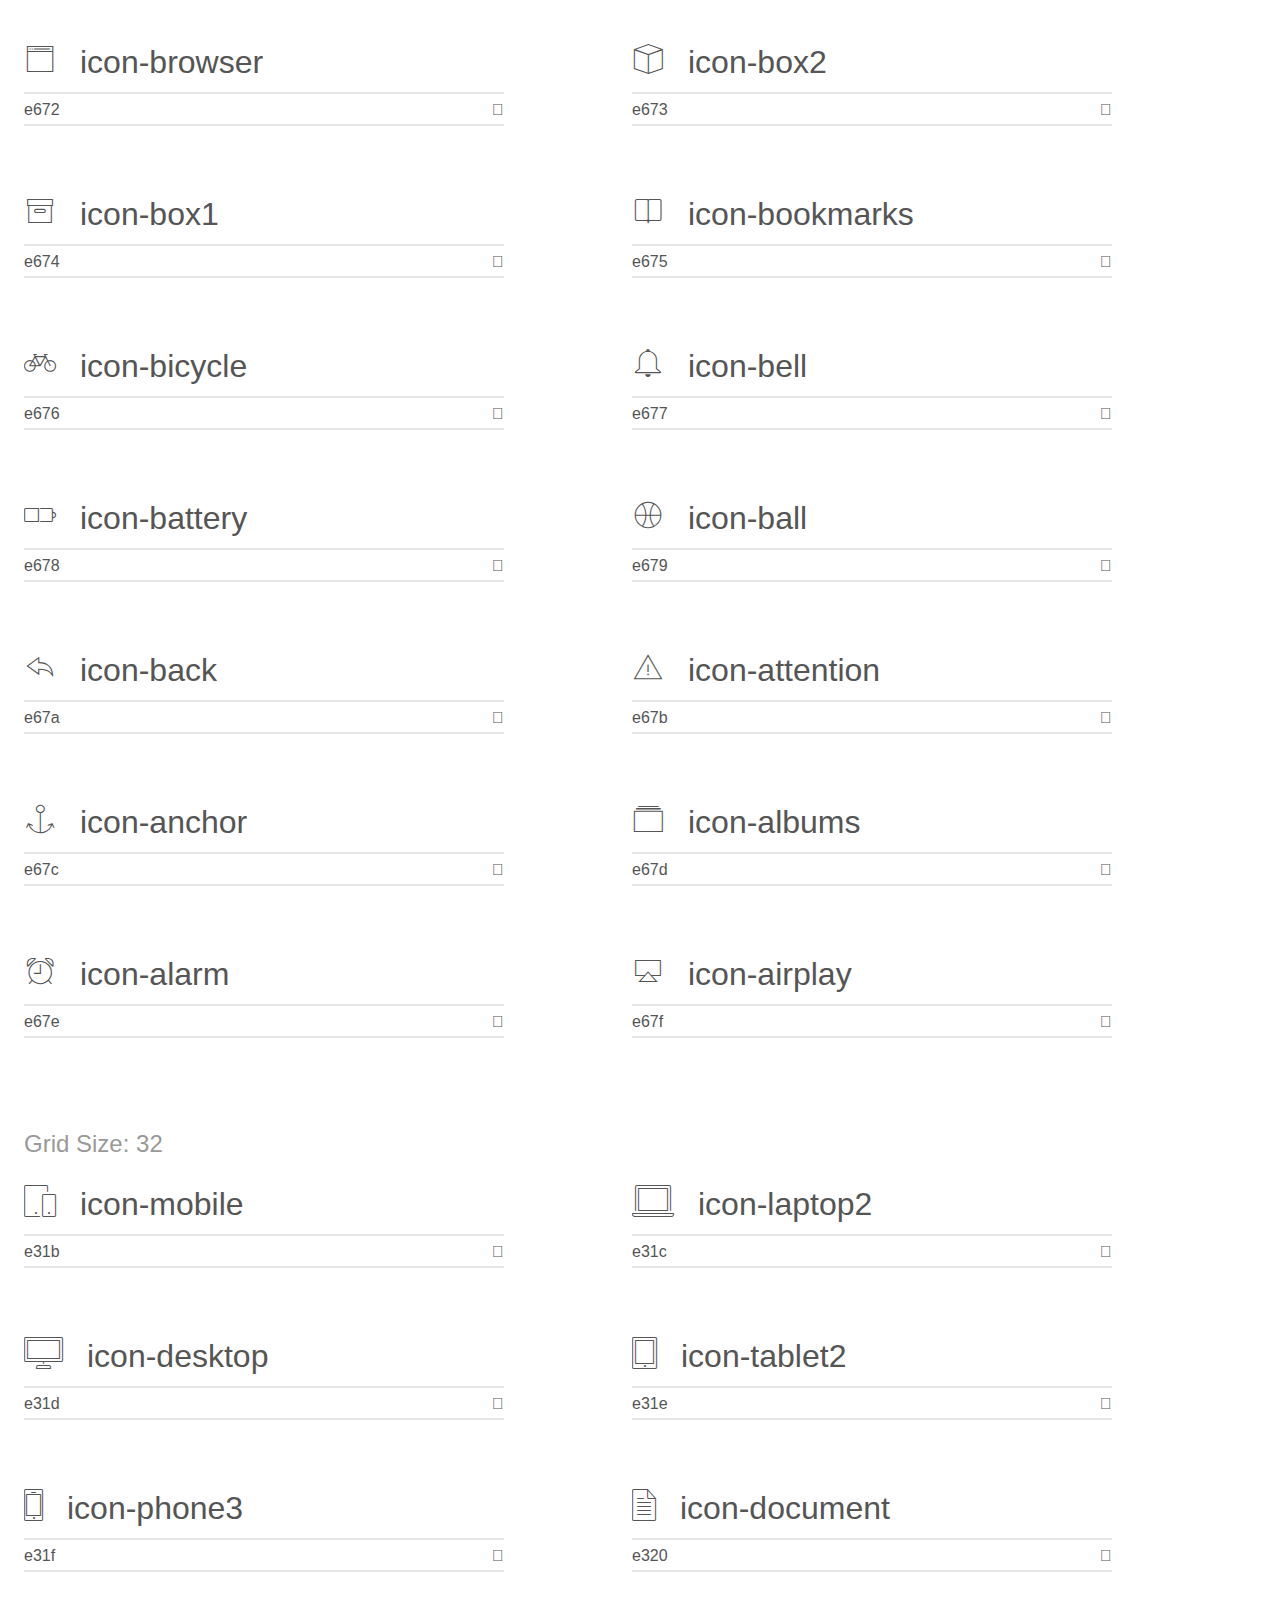
<file: css/icons/demo.html>
<!doctype html>
<html>
<head>
	<meta charset="utf-8">
	<title>IcoMoon Demo</title>
	<meta name="description" content="An Icon Font Generated By IcoMoon.io">
	<meta name="viewport" content="width=device-width, initial-scale=1">
	<link rel="stylesheet" href="demo-files/demo.css">
	<link rel="stylesheet" href="iconfont.css"></head>
<body>
	<div class="bgc1 clearfix">
		<h1 class="mhmm mvm"><span class="fgc1">Font Name:</span> iconfont <small class="fgc1">(Glyphs:&nbsp;302)</small></h1>
	</div>
	<div class="clearfix mhl ptl">
		<h1 class="mvm mtn fgc1">Grid Size: 16</h1>
		<div class="glyph fs1">
			<div class="clearfix bshadow0 pbs">
				<i class="icon-album">
				
				</i>
				<span class="mls"> icon-album</span>
			</div>
			<fieldset class="fs0 size1of1 clearfix hidden-false">
				<input type="text" readonly value="e6aa" class="unit size1of2" />
				<input type="text" maxlength="1" readonly value="&#xe6aa;" class="unitRight size1of2 talign-right" />
			</fieldset>
			<div class="fs0 bshadow0 clearfix hidden-true">
				<span class="unit pvs fgc1">liga: </span>
				<input type="text" readonly value="" class="liga unitRight" />
			</div>
		</div>
		<div class="glyph fs1">
			<div class="clearfix bshadow0 pbs">
				<i class="icon-arc">
				
				</i>
				<span class="mls"> icon-arc</span>
			</div>
			<fieldset class="fs0 size1of1 clearfix hidden-false">
				<input type="text" readonly value="e6ab" class="unit size1of2" />
				<input type="text" maxlength="1" readonly value="&#xe6ab;" class="unitRight size1of2 talign-right" />
			</fieldset>
			<div class="fs0 bshadow0 clearfix hidden-true">
				<span class="unit pvs fgc1">liga: </span>
				<input type="text" readonly value="" class="liga unitRight" />
			</div>
		</div>
		<div class="glyph fs1">
			<div class="clearfix bshadow0 pbs">
				<i class="icon-back-2">
				
				</i>
				<span class="mls"> icon-back-2</span>
			</div>
			<fieldset class="fs0 size1of1 clearfix hidden-false">
				<input type="text" readonly value="e6ac" class="unit size1of2" />
				<input type="text" maxlength="1" readonly value="&#xe6ac;" class="unitRight size1of2 talign-right" />
			</fieldset>
			<div class="fs0 bshadow0 clearfix hidden-true">
				<span class="unit pvs fgc1">liga: </span>
				<input type="text" readonly value="" class="liga unitRight" />
			</div>
		</div>
		<div class="glyph fs1">
			<div class="clearfix bshadow0 pbs">
				<i class="icon-bandaid">
				
				</i>
				<span class="mls"> icon-bandaid</span>
			</div>
			<fieldset class="fs0 size1of1 clearfix hidden-false">
				<input type="text" readonly value="e6ad" class="unit size1of2" />
				<input type="text" maxlength="1" readonly value="&#xe6ad;" class="unitRight size1of2 talign-right" />
			</fieldset>
			<div class="fs0 bshadow0 clearfix hidden-true">
				<span class="unit pvs fgc1">liga: </span>
				<input type="text" readonly value="" class="liga unitRight" />
			</div>
		</div>
		<div class="glyph fs1">
			<div class="clearfix bshadow0 pbs">
				<i class="icon-car">
				
				</i>
				<span class="mls"> icon-car</span>
			</div>
			<fieldset class="fs0 size1of1 clearfix hidden-false">
				<input type="text" readonly value="e6ae" class="unit size1of2" />
				<input type="text" maxlength="1" readonly value="&#xe6ae;" class="unitRight size1of2 talign-right" />
			</fieldset>
			<div class="fs0 bshadow0 clearfix hidden-true">
				<span class="unit pvs fgc1">liga: </span>
				<input type="text" readonly value="" class="liga unitRight" />
			</div>
		</div>
		<div class="glyph fs1">
			<div class="clearfix bshadow0 pbs">
				<i class="icon-diamond">
				
				</i>
				<span class="mls"> icon-diamond</span>
			</div>
			<fieldset class="fs0 size1of1 clearfix hidden-false">
				<input type="text" readonly value="e6af" class="unit size1of2" />
				<input type="text" maxlength="1" readonly value="&#xe6af;" class="unitRight size1of2 talign-right" />
			</fieldset>
			<div class="fs0 bshadow0 clearfix hidden-true">
				<span class="unit pvs fgc1">liga: </span>
				<input type="text" readonly value="" class="liga unitRight" />
			</div>
		</div>
		<div class="glyph fs1">
			<div class="clearfix bshadow0 pbs">
				<i class="icon-door-lock">
				
				</i>
				<span class="mls"> icon-door-lock</span>
			</div>
			<fieldset class="fs0 size1of1 clearfix hidden-false">
				<input type="text" readonly value="e6b0" class="unit size1of2" />
				<input type="text" maxlength="1" readonly value="&#xe6b0;" class="unitRight size1of2 talign-right" />
			</fieldset>
			<div class="fs0 bshadow0 clearfix hidden-true">
				<span class="unit pvs fgc1">liga: </span>
				<input type="text" readonly value="" class="liga unitRight" />
			</div>
		</div>
		<div class="glyph fs1">
			<div class="clearfix bshadow0 pbs">
				<i class="icon-eyedropper">
				
				</i>
				<span class="mls"> icon-eyedropper</span>
			</div>
			<fieldset class="fs0 size1of1 clearfix hidden-false">
				<input type="text" readonly value="e6b1" class="unit size1of2" />
				<input type="text" maxlength="1" readonly value="&#xe6b1;" class="unitRight size1of2 talign-right" />
			</fieldset>
			<div class="fs0 bshadow0 clearfix hidden-true">
				<span class="unit pvs fgc1">liga: </span>
				<input type="text" readonly value="" class="liga unitRight" />
			</div>
		</div>
		<div class="glyph fs1">
			<div class="clearfix bshadow0 pbs">
				<i class="icon-female">
				
				</i>
				<span class="mls"> icon-female</span>
			</div>
			<fieldset class="fs0 size1of1 clearfix hidden-false">
				<input type="text" readonly value="e6b2" class="unit size1of2" />
				<input type="text" maxlength="1" readonly value="&#xe6b2;" class="unitRight size1of2 talign-right" />
			</fieldset>
			<div class="fs0 bshadow0 clearfix hidden-true">
				<span class="unit pvs fgc1">liga: </span>
				<input type="text" readonly value="" class="liga unitRight" />
			</div>
		</div>
		<div class="glyph fs1">
			<div class="clearfix bshadow0 pbs">
				<i class="icon-gym">
				
				</i>
				<span class="mls"> icon-gym</span>
			</div>
			<fieldset class="fs0 size1of1 clearfix hidden-false">
				<input type="text" readonly value="e6b3" class="unit size1of2" />
				<input type="text" maxlength="1" readonly value="&#xe6b3;" class="unitRight size1of2 talign-right" />
			</fieldset>
			<div class="fs0 bshadow0 clearfix hidden-true">
				<span class="unit pvs fgc1">liga: </span>
				<input type="text" readonly value="" class="liga unitRight" />
			</div>
		</div>
		<div class="glyph fs1">
			<div class="clearfix bshadow0 pbs">
				<i class="icon-hammer">
				
				</i>
				<span class="mls"> icon-hammer</span>
			</div>
			<fieldset class="fs0 size1of1 clearfix hidden-false">
				<input type="text" readonly value="e6b4" class="unit size1of2" />
				<input type="text" maxlength="1" readonly value="&#xe6b4;" class="unitRight size1of2 talign-right" />
			</fieldset>
			<div class="fs0 bshadow0 clearfix hidden-true">
				<span class="unit pvs fgc1">liga: </span>
				<input type="text" readonly value="" class="liga unitRight" />
			</div>
		</div>
		<div class="glyph fs1">
			<div class="clearfix bshadow0 pbs">
				<i class="icon-headphones">
				
				</i>
				<span class="mls"> icon-headphones</span>
			</div>
			<fieldset class="fs0 size1of1 clearfix hidden-false">
				<input type="text" readonly value="e6b5" class="unit size1of2" />
				<input type="text" maxlength="1" readonly value="&#xe6b5;" class="unitRight size1of2 talign-right" />
			</fieldset>
			<div class="fs0 bshadow0 clearfix hidden-true">
				<span class="unit pvs fgc1">liga: </span>
				<input type="text" readonly value="" class="liga unitRight" />
			</div>
		</div>
		<div class="glyph fs1">
			<div class="clearfix bshadow0 pbs">
				<i class="icon-helm">
				
				</i>
				<span class="mls"> icon-helm</span>
			</div>
			<fieldset class="fs0 size1of1 clearfix hidden-false">
				<input type="text" readonly value="e6b6" class="unit size1of2" />
				<input type="text" maxlength="1" readonly value="&#xe6b6;" class="unitRight size1of2 talign-right" />
			</fieldset>
			<div class="fs0 bshadow0 clearfix hidden-true">
				<span class="unit pvs fgc1">liga: </span>
				<input type="text" readonly value="" class="liga unitRight" />
			</div>
		</div>
		<div class="glyph fs1">
			<div class="clearfix bshadow0 pbs">
				<i class="icon-hourglass">
				
				</i>
				<span class="mls"> icon-hourglass</span>
			</div>
			<fieldset class="fs0 size1of1 clearfix hidden-false">
				<input type="text" readonly value="e6b7" class="unit size1of2" />
				<input type="text" maxlength="1" readonly value="&#xe6b7;" class="unitRight size1of2 talign-right" />
			</fieldset>
			<div class="fs0 bshadow0 clearfix hidden-true">
				<span class="unit pvs fgc1">liga: </span>
				<input type="text" readonly value="" class="liga unitRight" />
			</div>
		</div>
		<div class="glyph fs1">
			<div class="clearfix bshadow0 pbs">
				<i class="icon-leaf">
				
				</i>
				<span class="mls"> icon-leaf</span>
			</div>
			<fieldset class="fs0 size1of1 clearfix hidden-false">
				<input type="text" readonly value="e6b8" class="unit size1of2" />
				<input type="text" maxlength="1" readonly value="&#xe6b8;" class="unitRight size1of2 talign-right" />
			</fieldset>
			<div class="fs0 bshadow0 clearfix hidden-true">
				<span class="unit pvs fgc1">liga: </span>
				<input type="text" readonly value="" class="liga unitRight" />
			</div>
		</div>
		<div class="glyph fs1">
			<div class="clearfix bshadow0 pbs">
				<i class="icon-magic-wand">
				
				</i>
				<span class="mls"> icon-magic-wand</span>
			</div>
			<fieldset class="fs0 size1of1 clearfix hidden-false">
				<input type="text" readonly value="e6b9" class="unit size1of2" />
				<input type="text" maxlength="1" readonly value="&#xe6b9;" class="unitRight size1of2 talign-right" />
			</fieldset>
			<div class="fs0 bshadow0 clearfix hidden-true">
				<span class="unit pvs fgc1">liga: </span>
				<input type="text" readonly value="" class="liga unitRight" />
			</div>
		</div>
		<div class="glyph fs1">
			<div class="clearfix bshadow0 pbs">
				<i class="icon-male">
				
				</i>
				<span class="mls"> icon-male</span>
			</div>
			<fieldset class="fs0 size1of1 clearfix hidden-false">
				<input type="text" readonly value="e6ba" class="unit size1of2" />
				<input type="text" maxlength="1" readonly value="&#xe6ba;" class="unitRight size1of2 talign-right" />
			</fieldset>
			<div class="fs0 bshadow0 clearfix hidden-true">
				<span class="unit pvs fgc1">liga: </span>
				<input type="text" readonly value="" class="liga unitRight" />
			</div>
		</div>
		<div class="glyph fs1">
			<div class="clearfix bshadow0 pbs">
				<i class="icon-map-2">
				
				</i>
				<span class="mls"> icon-map-2</span>
			</div>
			<fieldset class="fs0 size1of1 clearfix hidden-false">
				<input type="text" readonly value="e6bb" class="unit size1of2" />
				<input type="text" maxlength="1" readonly value="&#xe6bb;" class="unitRight size1of2 talign-right" />
			</fieldset>
			<div class="fs0 bshadow0 clearfix hidden-true">
				<span class="unit pvs fgc1">liga: </span>
				<input type="text" readonly value="" class="liga unitRight" />
			</div>
		</div>
		<div class="glyph fs1">
			<div class="clearfix bshadow0 pbs">
				<i class="icon-next-2">
				
				</i>
				<span class="mls"> icon-next-2</span>
			</div>
			<fieldset class="fs0 size1of1 clearfix hidden-false">
				<input type="text" readonly value="e6bc" class="unit size1of2" />
				<input type="text" maxlength="1" readonly value="&#xe6bc;" class="unitRight size1of2 talign-right" />
			</fieldset>
			<div class="fs0 bshadow0 clearfix hidden-true">
				<span class="unit pvs fgc1">liga: </span>
				<input type="text" readonly value="" class="liga unitRight" />
			</div>
		</div>
		<div class="glyph fs1">
			<div class="clearfix bshadow0 pbs">
				<i class="icon-paint-bucket">
				
				</i>
				<span class="mls"> icon-paint-bucket</span>
			</div>
			<fieldset class="fs0 size1of1 clearfix hidden-false">
				<input type="text" readonly value="e6bd" class="unit size1of2" />
				<input type="text" maxlength="1" readonly value="&#xe6bd;" class="unitRight size1of2 talign-right" />
			</fieldset>
			<div class="fs0 bshadow0 clearfix hidden-true">
				<span class="unit pvs fgc1">liga: </span>
				<input type="text" readonly value="" class="liga unitRight" />
			</div>
		</div>
		<div class="glyph fs1">
			<div class="clearfix bshadow0 pbs">
				<i class="icon-pendrive">
				
				</i>
				<span class="mls"> icon-pendrive</span>
			</div>
			<fieldset class="fs0 size1of1 clearfix hidden-false">
				<input type="text" readonly value="e6be" class="unit size1of2" />
				<input type="text" maxlength="1" readonly value="&#xe6be;" class="unitRight size1of2 talign-right" />
			</fieldset>
			<div class="fs0 bshadow0 clearfix hidden-true">
				<span class="unit pvs fgc1">liga: </span>
				<input type="text" readonly value="" class="liga unitRight" />
			</div>
		</div>
		<div class="glyph fs1">
			<div class="clearfix bshadow0 pbs">
				<i class="icon-photo">
				
				</i>
				<span class="mls"> icon-photo</span>
			</div>
			<fieldset class="fs0 size1of1 clearfix hidden-false">
				<input type="text" readonly value="e6bf" class="unit size1of2" />
				<input type="text" maxlength="1" readonly value="&#xe6bf;" class="unitRight size1of2 talign-right" />
			</fieldset>
			<div class="fs0 bshadow0 clearfix hidden-true">
				<span class="unit pvs fgc1">liga: </span>
				<input type="text" readonly value="" class="liga unitRight" />
			</div>
		</div>
		<div class="glyph fs1">
			<div class="clearfix bshadow0 pbs">
				<i class="icon-piggy">
				
				</i>
				<span class="mls"> icon-piggy</span>
			</div>
			<fieldset class="fs0 size1of1 clearfix hidden-false">
				<input type="text" readonly value="e6c0" class="unit size1of2" />
				<input type="text" maxlength="1" readonly value="&#xe6c0;" class="unitRight size1of2 talign-right" />
			</fieldset>
			<div class="fs0 bshadow0 clearfix hidden-true">
				<span class="unit pvs fgc1">liga: </span>
				<input type="text" readonly value="" class="liga unitRight" />
			</div>
		</div>
		<div class="glyph fs1">
			<div class="clearfix bshadow0 pbs">
				<i class="icon-plugin">
				
				</i>
				<span class="mls"> icon-plugin</span>
			</div>
			<fieldset class="fs0 size1of1 clearfix hidden-false">
				<input type="text" readonly value="e6c1" class="unit size1of2" />
				<input type="text" maxlength="1" readonly value="&#xe6c1;" class="unitRight size1of2 talign-right" />
			</fieldset>
			<div class="fs0 bshadow0 clearfix hidden-true">
				<span class="unit pvs fgc1">liga: </span>
				<input type="text" readonly value="" class="liga unitRight" />
			</div>
		</div>
		<div class="glyph fs1">
			<div class="clearfix bshadow0 pbs">
				<i class="icon-refresh-2">
				
				</i>
				<span class="mls"> icon-refresh-2</span>
			</div>
			<fieldset class="fs0 size1of1 clearfix hidden-false">
				<input type="text" readonly value="e6c2" class="unit size1of2" />
				<input type="text" maxlength="1" readonly value="&#xe6c2;" class="unitRight size1of2 talign-right" />
			</fieldset>
			<div class="fs0 bshadow0 clearfix hidden-true">
				<span class="unit pvs fgc1">liga: </span>
				<input type="text" readonly value="" class="liga unitRight" />
			</div>
		</div>
		<div class="glyph fs1">
			<div class="clearfix bshadow0 pbs">
				<i class="icon-rocket">
				
				</i>
				<span class="mls"> icon-rocket</span>
			</div>
			<fieldset class="fs0 size1of1 clearfix hidden-false">
				<input type="text" readonly value="e6c3" class="unit size1of2" />
				<input type="text" maxlength="1" readonly value="&#xe6c3;" class="unitRight size1of2 talign-right" />
			</fieldset>
			<div class="fs0 bshadow0 clearfix hidden-true">
				<span class="unit pvs fgc1">liga: </span>
				<input type="text" readonly value="" class="liga unitRight" />
			</div>
		</div>
		<div class="glyph fs1">
			<div class="clearfix bshadow0 pbs">
				<i class="icon-settings">
				
				</i>
				<span class="mls"> icon-settings</span>
			</div>
			<fieldset class="fs0 size1of1 clearfix hidden-false">
				<input type="text" readonly value="e6c4" class="unit size1of2" />
				<input type="text" maxlength="1" readonly value="&#xe6c4;" class="unitRight size1of2 talign-right" />
			</fieldset>
			<div class="fs0 bshadow0 clearfix hidden-true">
				<span class="unit pvs fgc1">liga: </span>
				<input type="text" readonly value="" class="liga unitRight" />
			</div>
		</div>
		<div class="glyph fs1">
			<div class="clearfix bshadow0 pbs">
				<i class="icon-shield">
				
				</i>
				<span class="mls"> icon-shield</span>
			</div>
			<fieldset class="fs0 size1of1 clearfix hidden-false">
				<input type="text" readonly value="e6c5" class="unit size1of2" />
				<input type="text" maxlength="1" readonly value="&#xe6c5;" class="unitRight size1of2 talign-right" />
			</fieldset>
			<div class="fs0 bshadow0 clearfix hidden-true">
				<span class="unit pvs fgc1">liga: </span>
				<input type="text" readonly value="" class="liga unitRight" />
			</div>
		</div>
		<div class="glyph fs1">
			<div class="clearfix bshadow0 pbs">
				<i class="icon-smile">
				
				</i>
				<span class="mls"> icon-smile</span>
			</div>
			<fieldset class="fs0 size1of1 clearfix hidden-false">
				<input type="text" readonly value="e6c6" class="unit size1of2" />
				<input type="text" maxlength="1" readonly value="&#xe6c6;" class="unitRight size1of2 talign-right" />
			</fieldset>
			<div class="fs0 bshadow0 clearfix hidden-true">
				<span class="unit pvs fgc1">liga: </span>
				<input type="text" readonly value="" class="liga unitRight" />
			</div>
		</div>
		<div class="glyph fs1">
			<div class="clearfix bshadow0 pbs">
				<i class="icon-usb">
				
				</i>
				<span class="mls"> icon-usb</span>
			</div>
			<fieldset class="fs0 size1of1 clearfix hidden-false">
				<input type="text" readonly value="e6c7" class="unit size1of2" />
				<input type="text" maxlength="1" readonly value="&#xe6c7;" class="unitRight size1of2 talign-right" />
			</fieldset>
			<div class="fs0 bshadow0 clearfix hidden-true">
				<span class="unit pvs fgc1">liga: </span>
				<input type="text" readonly value="" class="liga unitRight" />
			</div>
		</div>
		<div class="glyph fs1">
			<div class="clearfix bshadow0 pbs">
				<i class="icon-vector">
				
				</i>
				<span class="mls"> icon-vector</span>
			</div>
			<fieldset class="fs0 size1of1 clearfix hidden-false">
				<input type="text" readonly value="e6c8" class="unit size1of2" />
				<input type="text" maxlength="1" readonly value="&#xe6c8;" class="unitRight size1of2 talign-right" />
			</fieldset>
			<div class="fs0 bshadow0 clearfix hidden-true">
				<span class="unit pvs fgc1">liga: </span>
				<input type="text" readonly value="" class="liga unitRight" />
			</div>
		</div>
		<div class="glyph fs1">
			<div class="clearfix bshadow0 pbs">
				<i class="icon-wine">
				
				</i>
				<span class="mls"> icon-wine</span>
			</div>
			<fieldset class="fs0 size1of1 clearfix hidden-false">
				<input type="text" readonly value="e6c9" class="unit size1of2" />
				<input type="text" maxlength="1" readonly value="&#xe6c9;" class="unitRight size1of2 talign-right" />
			</fieldset>
			<div class="fs0 bshadow0 clearfix hidden-true">
				<span class="unit pvs fgc1">liga: </span>
				<input type="text" readonly value="" class="liga unitRight" />
			</div>
		</div>
		<div class="glyph fs1">
			<div class="clearfix bshadow0 pbs">
				<i class="icon-cloud-upload">
				
				</i>
				<span class="mls"> icon-cloud-upload</span>
			</div>
			<fieldset class="fs0 size1of1 clearfix hidden-false">
				<input type="text" readonly value="e68a" class="unit size1of2" />
				<input type="text" maxlength="1" readonly value="&#xe68a;" class="unitRight size1of2 talign-right" />
			</fieldset>
			<div class="fs0 bshadow0 clearfix hidden-true">
				<span class="unit pvs fgc1">liga: </span>
				<input type="text" readonly value="" class="liga unitRight" />
			</div>
		</div>
		<div class="glyph fs1">
			<div class="clearfix bshadow0 pbs">
				<i class="icon-cash">
				
				</i>
				<span class="mls"> icon-cash</span>
			</div>
			<fieldset class="fs0 size1of1 clearfix hidden-false">
				<input type="text" readonly value="e68c" class="unit size1of2" />
				<input type="text" maxlength="1" readonly value="&#xe68c;" class="unitRight size1of2 talign-right" />
			</fieldset>
			<div class="fs0 bshadow0 clearfix hidden-true">
				<span class="unit pvs fgc1">liga: </span>
				<input type="text" readonly value="" class="liga unitRight" />
			</div>
		</div>
		<div class="glyph fs1">
			<div class="clearfix bshadow0 pbs">
				<i class="icon-close">
				
				</i>
				<span class="mls"> icon-close</span>
			</div>
			<fieldset class="fs0 size1of1 clearfix hidden-false">
				<input type="text" readonly value="e680" class="unit size1of2" />
				<input type="text" maxlength="1" readonly value="&#xe680;" class="unitRight size1of2 talign-right" />
			</fieldset>
			<div class="fs0 bshadow0 clearfix hidden-true">
				<span class="unit pvs fgc1">liga: </span>
				<input type="text" readonly value="" class="liga unitRight" />
			</div>
		</div>
		<div class="glyph fs1">
			<div class="clearfix bshadow0 pbs">
				<i class="icon-bluetooth">
				
				</i>
				<span class="mls"> icon-bluetooth</span>
			</div>
			<fieldset class="fs0 size1of1 clearfix hidden-false">
				<input type="text" readonly value="e68d" class="unit size1of2" />
				<input type="text" maxlength="1" readonly value="&#xe68d;" class="unitRight size1of2 talign-right" />
			</fieldset>
			<div class="fs0 bshadow0 clearfix hidden-true">
				<span class="unit pvs fgc1">liga: </span>
				<input type="text" readonly value="" class="liga unitRight" />
			</div>
		</div>
		<div class="glyph fs1">
			<div class="clearfix bshadow0 pbs">
				<i class="icon-cloud-download">
				
				</i>
				<span class="mls"> icon-cloud-download</span>
			</div>
			<fieldset class="fs0 size1of1 clearfix hidden-false">
				<input type="text" readonly value="e68b" class="unit size1of2" />
				<input type="text" maxlength="1" readonly value="&#xe68b;" class="unitRight size1of2 talign-right" />
			</fieldset>
			<div class="fs0 bshadow0 clearfix hidden-true">
				<span class="unit pvs fgc1">liga: </span>
				<input type="text" readonly value="" class="liga unitRight" />
			</div>
		</div>
		<div class="glyph fs1">
			<div class="clearfix bshadow0 pbs">
				<i class="icon-way">
				
				</i>
				<span class="mls"> icon-way</span>
			</div>
			<fieldset class="fs0 size1of1 clearfix hidden-false">
				<input type="text" readonly value="e68e" class="unit size1of2" />
				<input type="text" maxlength="1" readonly value="&#xe68e;" class="unitRight size1of2 talign-right" />
			</fieldset>
			<div class="fs0 bshadow0 clearfix hidden-true">
				<span class="unit pvs fgc1">liga: </span>
				<input type="text" readonly value="" class="liga unitRight" />
			</div>
		</div>
		<div class="glyph fs1">
			<div class="clearfix bshadow0 pbs">
				<i class="icon-close-circle">
				
				</i>
				<span class="mls"> icon-close-circle</span>
			</div>
			<fieldset class="fs0 size1of1 clearfix hidden-false">
				<input type="text" readonly value="e681" class="unit size1of2" />
				<input type="text" maxlength="1" readonly value="&#xe681;" class="unitRight size1of2 talign-right" />
			</fieldset>
			<div class="fs0 bshadow0 clearfix hidden-true">
				<span class="unit pvs fgc1">liga: </span>
				<input type="text" readonly value="" class="liga unitRight" />
			</div>
		</div>
		<div class="glyph fs1">
			<div class="clearfix bshadow0 pbs">
				<i class="icon-id">
				
				</i>
				<span class="mls"> icon-id</span>
			</div>
			<fieldset class="fs0 size1of1 clearfix hidden-false">
				<input type="text" readonly value="e68f" class="unit size1of2" />
				<input type="text" maxlength="1" readonly value="&#xe68f;" class="unitRight size1of2 talign-right" />
			</fieldset>
			<div class="fs0 bshadow0 clearfix hidden-true">
				<span class="unit pvs fgc1">liga: </span>
				<input type="text" readonly value="" class="liga unitRight" />
			</div>
		</div>
		<div class="glyph fs1">
			<div class="clearfix bshadow0 pbs">
				<i class="icon-angle-up">
				
				</i>
				<span class="mls"> icon-angle-up</span>
			</div>
			<fieldset class="fs0 size1of1 clearfix hidden-false">
				<input type="text" readonly value="e682" class="unit size1of2" />
				<input type="text" maxlength="1" readonly value="&#xe682;" class="unitRight size1of2 talign-right" />
			</fieldset>
			<div class="fs0 bshadow0 clearfix hidden-true">
				<span class="unit pvs fgc1">liga: </span>
				<input type="text" readonly value="" class="liga unitRight" />
			</div>
		</div>
		<div class="glyph fs1">
			<div class="clearfix bshadow0 pbs">
				<i class="icon-wristwatch">
				
				</i>
				<span class="mls"> icon-wristwatch</span>
			</div>
			<fieldset class="fs0 size1of1 clearfix hidden-false">
				<input type="text" readonly value="e690" class="unit size1of2" />
				<input type="text" maxlength="1" readonly value="&#xe690;" class="unitRight size1of2 talign-right" />
			</fieldset>
			<div class="fs0 bshadow0 clearfix hidden-true">
				<span class="unit pvs fgc1">liga: </span>
				<input type="text" readonly value="" class="liga unitRight" />
			</div>
		</div>
		<div class="glyph fs1">
			<div class="clearfix bshadow0 pbs">
				<i class="icon-angle-up-circle">
				
				</i>
				<span class="mls"> icon-angle-up-circle</span>
			</div>
			<fieldset class="fs0 size1of1 clearfix hidden-false">
				<input type="text" readonly value="e683" class="unit size1of2" />
				<input type="text" maxlength="1" readonly value="&#xe683;" class="unitRight size1of2 talign-right" />
			</fieldset>
			<div class="fs0 bshadow0 clearfix hidden-true">
				<span class="unit pvs fgc1">liga: </span>
				<input type="text" readonly value="" class="liga unitRight" />
			</div>
		</div>
		<div class="glyph fs1">
			<div class="clearfix bshadow0 pbs">
				<i class="icon-world">
				
				</i>
				<span class="mls"> icon-world</span>
			</div>
			<fieldset class="fs0 size1of1 clearfix hidden-false">
				<input type="text" readonly value="e691" class="unit size1of2" />
				<input type="text" maxlength="1" readonly value="&#xe691;" class="unitRight size1of2 talign-right" />
			</fieldset>
			<div class="fs0 bshadow0 clearfix hidden-true">
				<span class="unit pvs fgc1">liga: </span>
				<input type="text" readonly value="" class="liga unitRight" />
			</div>
		</div>
		<div class="glyph fs1">
			<div class="clearfix bshadow0 pbs">
				<i class="icon-angle-right">
				
				</i>
				<span class="mls"> icon-angle-right</span>
			</div>
			<fieldset class="fs0 size1of1 clearfix hidden-false">
				<input type="text" readonly value="e684" class="unit size1of2" />
				<input type="text" maxlength="1" readonly value="&#xe684;" class="unitRight size1of2 talign-right" />
			</fieldset>
			<div class="fs0 bshadow0 clearfix hidden-true">
				<span class="unit pvs fgc1">liga: </span>
				<input type="text" readonly value="" class="liga unitRight" />
			</div>
		</div>
		<div class="glyph fs1">
			<div class="clearfix bshadow0 pbs">
				<i class="icon-volume">
				
				</i>
				<span class="mls"> icon-volume</span>
			</div>
			<fieldset class="fs0 size1of1 clearfix hidden-false">
				<input type="text" readonly value="e692" class="unit size1of2" />
				<input type="text" maxlength="1" readonly value="&#xe692;" class="unitRight size1of2 talign-right" />
			</fieldset>
			<div class="fs0 bshadow0 clearfix hidden-true">
				<span class="unit pvs fgc1">liga: </span>
				<input type="text" readonly value="" class="liga unitRight" />
			</div>
		</div>
		<div class="glyph fs1">
			<div class="clearfix bshadow0 pbs">
				<i class="icon-angle-right-circle">
				
				</i>
				<span class="mls"> icon-angle-right-circle</span>
			</div>
			<fieldset class="fs0 size1of1 clearfix hidden-false">
				<input type="text" readonly value="e685" class="unit size1of2" />
				<input type="text" maxlength="1" readonly value="&#xe685;" class="unitRight size1of2 talign-right" />
			</fieldset>
			<div class="fs0 bshadow0 clearfix hidden-true">
				<span class="unit pvs fgc1">liga: </span>
				<input type="text" readonly value="" class="liga unitRight" />
			</div>
		</div>
		<div class="glyph fs1">
			<div class="clearfix bshadow0 pbs">
				<i class="icon-users">
				
				</i>
				<span class="mls"> icon-users</span>
			</div>
			<fieldset class="fs0 size1of1 clearfix hidden-false">
				<input type="text" readonly value="e693" class="unit size1of2" />
				<input type="text" maxlength="1" readonly value="&#xe693;" class="unitRight size1of2 talign-right" />
			</fieldset>
			<div class="fs0 bshadow0 clearfix hidden-true">
				<span class="unit pvs fgc1">liga: </span>
				<input type="text" readonly value="" class="liga unitRight" />
			</div>
		</div>
		<div class="glyph fs1">
			<div class="clearfix bshadow0 pbs">
				<i class="icon-angle-left">
				
				</i>
				<span class="mls"> icon-angle-left</span>
			</div>
			<fieldset class="fs0 size1of1 clearfix hidden-false">
				<input type="text" readonly value="e686" class="unit size1of2" />
				<input type="text" maxlength="1" readonly value="&#xe686;" class="unitRight size1of2 talign-right" />
			</fieldset>
			<div class="fs0 bshadow0 clearfix hidden-true">
				<span class="unit pvs fgc1">liga: </span>
				<input type="text" readonly value="" class="liga unitRight" />
			</div>
		</div>
		<div class="glyph fs1">
			<div class="clearfix bshadow0 pbs">
				<i class="icon-user-female">
				
				</i>
				<span class="mls"> icon-user-female</span>
			</div>
			<fieldset class="fs0 size1of1 clearfix hidden-false">
				<input type="text" readonly value="e694" class="unit size1of2" />
				<input type="text" maxlength="1" readonly value="&#xe694;" class="unitRight size1of2 talign-right" />
			</fieldset>
			<div class="fs0 bshadow0 clearfix hidden-true">
				<span class="unit pvs fgc1">liga: </span>
				<input type="text" readonly value="" class="liga unitRight" />
			</div>
		</div>
		<div class="glyph fs1">
			<div class="clearfix bshadow0 pbs">
				<i class="icon-angle-left-circle">
				
				</i>
				<span class="mls"> icon-angle-left-circle</span>
			</div>
			<fieldset class="fs0 size1of1 clearfix hidden-false">
				<input type="text" readonly value="e687" class="unit size1of2" />
				<input type="text" maxlength="1" readonly value="&#xe687;" class="unitRight size1of2 talign-right" />
			</fieldset>
			<div class="fs0 bshadow0 clearfix hidden-true">
				<span class="unit pvs fgc1">liga: </span>
				<input type="text" readonly value="" class="liga unitRight" />
			</div>
		</div>
		<div class="glyph fs1">
			<div class="clearfix bshadow0 pbs">
				<i class="icon-up-arrow">
				
				</i>
				<span class="mls"> icon-up-arrow</span>
			</div>
			<fieldset class="fs0 size1of1 clearfix hidden-false">
				<input type="text" readonly value="e695" class="unit size1of2" />
				<input type="text" maxlength="1" readonly value="&#xe695;" class="unitRight size1of2 talign-right" />
			</fieldset>
			<div class="fs0 bshadow0 clearfix hidden-true">
				<span class="unit pvs fgc1">liga: </span>
				<input type="text" readonly value="" class="liga unitRight" />
			</div>
		</div>
		<div class="glyph fs1">
			<div class="clearfix bshadow0 pbs">
				<i class="icon-angle-down">
				
				</i>
				<span class="mls"> icon-angle-down</span>
			</div>
			<fieldset class="fs0 size1of1 clearfix hidden-false">
				<input type="text" readonly value="e688" class="unit size1of2" />
				<input type="text" maxlength="1" readonly value="&#xe688;" class="unitRight size1of2 talign-right" />
			</fieldset>
			<div class="fs0 bshadow0 clearfix hidden-true">
				<span class="unit pvs fgc1">liga: </span>
				<input type="text" readonly value="" class="liga unitRight" />
			</div>
		</div>
		<div class="glyph fs1">
			<div class="clearfix bshadow0 pbs">
				<i class="icon-switch">
				
				</i>
				<span class="mls"> icon-switch</span>
			</div>
			<fieldset class="fs0 size1of1 clearfix hidden-false">
				<input type="text" readonly value="e696" class="unit size1of2" />
				<input type="text" maxlength="1" readonly value="&#xe696;" class="unitRight size1of2 talign-right" />
			</fieldset>
			<div class="fs0 bshadow0 clearfix hidden-true">
				<span class="unit pvs fgc1">liga: </span>
				<input type="text" readonly value="" class="liga unitRight" />
			</div>
		</div>
		<div class="glyph fs1">
			<div class="clearfix bshadow0 pbs">
				<i class="icon-angle-down-circle">
				
				</i>
				<span class="mls"> icon-angle-down-circle</span>
			</div>
			<fieldset class="fs0 size1of1 clearfix hidden-false">
				<input type="text" readonly value="e689" class="unit size1of2" />
				<input type="text" maxlength="1" readonly value="&#xe689;" class="unitRight size1of2 talign-right" />
			</fieldset>
			<div class="fs0 bshadow0 clearfix hidden-true">
				<span class="unit pvs fgc1">liga: </span>
				<input type="text" readonly value="" class="liga unitRight" />
			</div>
		</div>
		<div class="glyph fs1">
			<div class="clearfix bshadow0 pbs">
				<i class="icon-scissors">
				
				</i>
				<span class="mls"> icon-scissors</span>
			</div>
			<fieldset class="fs0 size1of1 clearfix hidden-false">
				<input type="text" readonly value="e697" class="unit size1of2" />
				<input type="text" maxlength="1" readonly value="&#xe697;" class="unitRight size1of2 talign-right" />
			</fieldset>
			<div class="fs0 bshadow0 clearfix hidden-true">
				<span class="unit pvs fgc1">liga: </span>
				<input type="text" readonly value="" class="liga unitRight" />
			</div>
		</div>
		<div class="glyph fs1">
			<div class="clearfix bshadow0 pbs">
				<i class="icon-wallet">
				
				</i>
				<span class="mls"> icon-wallet</span>
			</div>
			<fieldset class="fs0 size1of1 clearfix hidden-false">
				<input type="text" readonly value="e600" class="unit size1of2" />
				<input type="text" maxlength="1" readonly value="&#xe600;" class="unitRight size1of2 talign-right" />
			</fieldset>
			<div class="fs0 bshadow0 clearfix hidden-true">
				<span class="unit pvs fgc1">liga: </span>
				<input type="text" readonly value="" class="liga unitRight" />
			</div>
		</div>
		<div class="glyph fs1">
			<div class="clearfix bshadow0 pbs">
				<i class="icon-safe">
				
				</i>
				<span class="mls"> icon-safe</span>
			</div>
			<fieldset class="fs0 size1of1 clearfix hidden-false">
				<input type="text" readonly value="e698" class="unit size1of2" />
				<input type="text" maxlength="1" readonly value="&#xe698;" class="unitRight size1of2 talign-right" />
			</fieldset>
			<div class="fs0 bshadow0 clearfix hidden-true">
				<span class="unit pvs fgc1">liga: </span>
				<input type="text" readonly value="" class="liga unitRight" />
			</div>
		</div>
		<div class="glyph fs1">
			<div class="clearfix bshadow0 pbs">
				<i class="icon-volume2">
				
				</i>
				<span class="mls"> icon-volume2</span>
			</div>
			<fieldset class="fs0 size1of1 clearfix hidden-false">
				<input type="text" readonly value="e601" class="unit size1of2" />
				<input type="text" maxlength="1" readonly value="&#xe601;" class="unitRight size1of2 talign-right" />
			</fieldset>
			<div class="fs0 bshadow0 clearfix hidden-true">
				<span class="unit pvs fgc1">liga: </span>
				<input type="text" readonly value="" class="liga unitRight" />
			</div>
		</div>
		<div class="glyph fs1">
			<div class="clearfix bshadow0 pbs">
				<i class="icon-volume1">
				
				</i>
				<span class="mls"> icon-volume1</span>
			</div>
			<fieldset class="fs0 size1of1 clearfix hidden-false">
				<input type="text" readonly value="e602" class="unit size1of2" />
				<input type="text" maxlength="1" readonly value="&#xe602;" class="unitRight size1of2 talign-right" />
			</fieldset>
			<div class="fs0 bshadow0 clearfix hidden-true">
				<span class="unit pvs fgc1">liga: </span>
				<input type="text" readonly value="" class="liga unitRight" />
			</div>
		</div>
		<div class="glyph fs1">
			<div class="clearfix bshadow0 pbs">
				<i class="icon-voicemail">
				
				</i>
				<span class="mls"> icon-voicemail</span>
			</div>
			<fieldset class="fs0 size1of1 clearfix hidden-false">
				<input type="text" readonly value="e603" class="unit size1of2" />
				<input type="text" maxlength="1" readonly value="&#xe603;" class="unitRight size1of2 talign-right" />
			</fieldset>
			<div class="fs0 bshadow0 clearfix hidden-true">
				<span class="unit pvs fgc1">liga: </span>
				<input type="text" readonly value="" class="liga unitRight" />
			</div>
		</div>
		<div class="glyph fs1">
			<div class="clearfix bshadow0 pbs">
				<i class="icon-video">
				
				</i>
				<span class="mls"> icon-video</span>
			</div>
			<fieldset class="fs0 size1of1 clearfix hidden-false">
				<input type="text" readonly value="e604" class="unit size1of2" />
				<input type="text" maxlength="1" readonly value="&#xe604;" class="unitRight size1of2 talign-right" />
			</fieldset>
			<div class="fs0 bshadow0 clearfix hidden-true">
				<span class="unit pvs fgc1">liga: </span>
				<input type="text" readonly value="" class="liga unitRight" />
			</div>
		</div>
		<div class="glyph fs1">
			<div class="clearfix bshadow0 pbs">
				<i class="icon-user">
				
				</i>
				<span class="mls"> icon-user</span>
			</div>
			<fieldset class="fs0 size1of1 clearfix hidden-false">
				<input type="text" readonly value="e605" class="unit size1of2" />
				<input type="text" maxlength="1" readonly value="&#xe605;" class="unitRight size1of2 talign-right" />
			</fieldset>
			<div class="fs0 bshadow0 clearfix hidden-true">
				<span class="unit pvs fgc1">liga: </span>
				<input type="text" readonly value="" class="liga unitRight" />
			</div>
		</div>
		<div class="glyph fs1">
			<div class="clearfix bshadow0 pbs">
				<i class="icon-upload">
				
				</i>
				<span class="mls"> icon-upload</span>
			</div>
			<fieldset class="fs0 size1of1 clearfix hidden-false">
				<input type="text" readonly value="e606" class="unit size1of2" />
				<input type="text" maxlength="1" readonly value="&#xe606;" class="unitRight size1of2 talign-right" />
			</fieldset>
			<div class="fs0 bshadow0 clearfix hidden-true">
				<span class="unit pvs fgc1">liga: </span>
				<input type="text" readonly value="" class="liga unitRight" />
			</div>
		</div>
		<div class="glyph fs1">
			<div class="clearfix bshadow0 pbs">
				<i class="icon-unlock">
				
				</i>
				<span class="mls"> icon-unlock</span>
			</div>
			<fieldset class="fs0 size1of1 clearfix hidden-false">
				<input type="text" readonly value="e607" class="unit size1of2" />
				<input type="text" maxlength="1" readonly value="&#xe607;" class="unitRight size1of2 talign-right" />
			</fieldset>
			<div class="fs0 bshadow0 clearfix hidden-true">
				<span class="unit pvs fgc1">liga: </span>
				<input type="text" readonly value="" class="liga unitRight" />
			</div>
		</div>
		<div class="glyph fs1">
			<div class="clearfix bshadow0 pbs">
				<i class="icon-umbrella">
				
				</i>
				<span class="mls"> icon-umbrella</span>
			</div>
			<fieldset class="fs0 size1of1 clearfix hidden-false">
				<input type="text" readonly value="e608" class="unit size1of2" />
				<input type="text" maxlength="1" readonly value="&#xe608;" class="unitRight size1of2 talign-right" />
			</fieldset>
			<div class="fs0 bshadow0 clearfix hidden-true">
				<span class="unit pvs fgc1">liga: </span>
				<input type="text" readonly value="" class="liga unitRight" />
			</div>
		</div>
		<div class="glyph fs1">
			<div class="clearfix bshadow0 pbs">
				<i class="icon-trash">
				
				</i>
				<span class="mls"> icon-trash</span>
			</div>
			<fieldset class="fs0 size1of1 clearfix hidden-false">
				<input type="text" readonly value="e609" class="unit size1of2" />
				<input type="text" maxlength="1" readonly value="&#xe609;" class="unitRight size1of2 talign-right" />
			</fieldset>
			<div class="fs0 bshadow0 clearfix hidden-true">
				<span class="unit pvs fgc1">liga: </span>
				<input type="text" readonly value="" class="liga unitRight" />
			</div>
		</div>
		<div class="glyph fs1">
			<div class="clearfix bshadow0 pbs">
				<i class="icon-tools">
				
				</i>
				<span class="mls"> icon-tools</span>
			</div>
			<fieldset class="fs0 size1of1 clearfix hidden-false">
				<input type="text" readonly value="e60a" class="unit size1of2" />
				<input type="text" maxlength="1" readonly value="&#xe60a;" class="unitRight size1of2 talign-right" />
			</fieldset>
			<div class="fs0 bshadow0 clearfix hidden-true">
				<span class="unit pvs fgc1">liga: </span>
				<input type="text" readonly value="" class="liga unitRight" />
			</div>
		</div>
		<div class="glyph fs1">
			<div class="clearfix bshadow0 pbs">
				<i class="icon-timer">
				
				</i>
				<span class="mls"> icon-timer</span>
			</div>
			<fieldset class="fs0 size1of1 clearfix hidden-false">
				<input type="text" readonly value="e60b" class="unit size1of2" />
				<input type="text" maxlength="1" readonly value="&#xe60b;" class="unitRight size1of2 talign-right" />
			</fieldset>
			<div class="fs0 bshadow0 clearfix hidden-true">
				<span class="unit pvs fgc1">liga: </span>
				<input type="text" readonly value="" class="liga unitRight" />
			</div>
		</div>
		<div class="glyph fs1">
			<div class="clearfix bshadow0 pbs">
				<i class="icon-ticket">
				
				</i>
				<span class="mls"> icon-ticket</span>
			</div>
			<fieldset class="fs0 size1of1 clearfix hidden-false">
				<input type="text" readonly value="e60c" class="unit size1of2" />
				<input type="text" maxlength="1" readonly value="&#xe60c;" class="unitRight size1of2 talign-right" />
			</fieldset>
			<div class="fs0 bshadow0 clearfix hidden-true">
				<span class="unit pvs fgc1">liga: </span>
				<input type="text" readonly value="" class="liga unitRight" />
			</div>
		</div>
		<div class="glyph fs1">
			<div class="clearfix bshadow0 pbs">
				<i class="icon-target">
				
				</i>
				<span class="mls"> icon-target</span>
			</div>
			<fieldset class="fs0 size1of1 clearfix hidden-false">
				<input type="text" readonly value="e60d" class="unit size1of2" />
				<input type="text" maxlength="1" readonly value="&#xe60d;" class="unitRight size1of2 talign-right" />
			</fieldset>
			<div class="fs0 bshadow0 clearfix hidden-true">
				<span class="unit pvs fgc1">liga: </span>
				<input type="text" readonly value="" class="liga unitRight" />
			</div>
		</div>
		<div class="glyph fs1">
			<div class="clearfix bshadow0 pbs">
				<i class="icon-sun">
				
				</i>
				<span class="mls"> icon-sun</span>
			</div>
			<fieldset class="fs0 size1of1 clearfix hidden-false">
				<input type="text" readonly value="e60e" class="unit size1of2" />
				<input type="text" maxlength="1" readonly value="&#xe60e;" class="unitRight size1of2 talign-right" />
			</fieldset>
			<div class="fs0 bshadow0 clearfix hidden-true">
				<span class="unit pvs fgc1">liga: </span>
				<input type="text" readonly value="" class="liga unitRight" />
			</div>
		</div>
		<div class="glyph fs1">
			<div class="clearfix bshadow0 pbs">
				<i class="icon-study">
				
				</i>
				<span class="mls"> icon-study</span>
			</div>
			<fieldset class="fs0 size1of1 clearfix hidden-false">
				<input type="text" readonly value="e60f" class="unit size1of2" />
				<input type="text" maxlength="1" readonly value="&#xe60f;" class="unitRight size1of2 talign-right" />
			</fieldset>
			<div class="fs0 bshadow0 clearfix hidden-true">
				<span class="unit pvs fgc1">liga: </span>
				<input type="text" readonly value="" class="liga unitRight" />
			</div>
		</div>
		<div class="glyph fs1">
			<div class="clearfix bshadow0 pbs">
				<i class="icon-stopwatch">
				
				</i>
				<span class="mls"> icon-stopwatch</span>
			</div>
			<fieldset class="fs0 size1of1 clearfix hidden-false">
				<input type="text" readonly value="e610" class="unit size1of2" />
				<input type="text" maxlength="1" readonly value="&#xe610;" class="unitRight size1of2 talign-right" />
			</fieldset>
			<div class="fs0 bshadow0 clearfix hidden-true">
				<span class="unit pvs fgc1">liga: </span>
				<input type="text" readonly value="" class="liga unitRight" />
			</div>
		</div>
		<div class="glyph fs1">
			<div class="clearfix bshadow0 pbs">
				<i class="icon-star">
				
				</i>
				<span class="mls"> icon-star</span>
			</div>
			<fieldset class="fs0 size1of1 clearfix hidden-false">
				<input type="text" readonly value="e611" class="unit size1of2" />
				<input type="text" maxlength="1" readonly value="&#xe611;" class="unitRight size1of2 talign-right" />
			</fieldset>
			<div class="fs0 bshadow0 clearfix hidden-true">
				<span class="unit pvs fgc1">liga: </span>
				<input type="text" readonly value="" class="liga unitRight" />
			</div>
		</div>
		<div class="glyph fs1">
			<div class="clearfix bshadow0 pbs">
				<i class="icon-speaker">
				
				</i>
				<span class="mls"> icon-speaker</span>
			</div>
			<fieldset class="fs0 size1of1 clearfix hidden-false">
				<input type="text" readonly value="e612" class="unit size1of2" />
				<input type="text" maxlength="1" readonly value="&#xe612;" class="unitRight size1of2 talign-right" />
			</fieldset>
			<div class="fs0 bshadow0 clearfix hidden-true">
				<span class="unit pvs fgc1">liga: </span>
				<input type="text" readonly value="" class="liga unitRight" />
			</div>
		</div>
		<div class="glyph fs1">
			<div class="clearfix bshadow0 pbs">
				<i class="icon-signal">
				
				</i>
				<span class="mls"> icon-signal</span>
			</div>
			<fieldset class="fs0 size1of1 clearfix hidden-false">
				<input type="text" readonly value="e613" class="unit size1of2" />
				<input type="text" maxlength="1" readonly value="&#xe613;" class="unitRight size1of2 talign-right" />
			</fieldset>
			<div class="fs0 bshadow0 clearfix hidden-true">
				<span class="unit pvs fgc1">liga: </span>
				<input type="text" readonly value="" class="liga unitRight" />
			</div>
		</div>
		<div class="glyph fs1">
			<div class="clearfix bshadow0 pbs">
				<i class="icon-shuffle">
				
				</i>
				<span class="mls"> icon-shuffle</span>
			</div>
			<fieldset class="fs0 size1of1 clearfix hidden-false">
				<input type="text" readonly value="e614" class="unit size1of2" />
				<input type="text" maxlength="1" readonly value="&#xe614;" class="unitRight size1of2 talign-right" />
			</fieldset>
			<div class="fs0 bshadow0 clearfix hidden-true">
				<span class="unit pvs fgc1">liga: </span>
				<input type="text" readonly value="" class="liga unitRight" />
			</div>
		</div>
		<div class="glyph fs1">
			<div class="clearfix bshadow0 pbs">
				<i class="icon-shopbag">
				
				</i>
				<span class="mls"> icon-shopbag</span>
			</div>
			<fieldset class="fs0 size1of1 clearfix hidden-false">
				<input type="text" readonly value="e615" class="unit size1of2" />
				<input type="text" maxlength="1" readonly value="&#xe615;" class="unitRight size1of2 talign-right" />
			</fieldset>
			<div class="fs0 bshadow0 clearfix hidden-true">
				<span class="unit pvs fgc1">liga: </span>
				<input type="text" readonly value="" class="liga unitRight" />
			</div>
		</div>
		<div class="glyph fs1">
			<div class="clearfix bshadow0 pbs">
				<i class="icon-share">
				
				</i>
				<span class="mls"> icon-share</span>
			</div>
			<fieldset class="fs0 size1of1 clearfix hidden-false">
				<input type="text" readonly value="e616" class="unit size1of2" />
				<input type="text" maxlength="1" readonly value="&#xe616;" class="unitRight size1of2 talign-right" />
			</fieldset>
			<div class="fs0 bshadow0 clearfix hidden-true">
				<span class="unit pvs fgc1">liga: </span>
				<input type="text" readonly value="" class="liga unitRight" />
			</div>
		</div>
		<div class="glyph fs1">
			<div class="clearfix bshadow0 pbs">
				<i class="icon-server">
				
				</i>
				<span class="mls"> icon-server</span>
			</div>
			<fieldset class="fs0 size1of1 clearfix hidden-false">
				<input type="text" readonly value="e617" class="unit size1of2" />
				<input type="text" maxlength="1" readonly value="&#xe617;" class="unitRight size1of2 talign-right" />
			</fieldset>
			<div class="fs0 bshadow0 clearfix hidden-true">
				<span class="unit pvs fgc1">liga: </span>
				<input type="text" readonly value="" class="liga unitRight" />
			</div>
		</div>
		<div class="glyph fs1">
			<div class="clearfix bshadow0 pbs">
				<i class="icon-search">
				
				</i>
				<span class="mls"> icon-search</span>
			</div>
			<fieldset class="fs0 size1of1 clearfix hidden-false">
				<input type="text" readonly value="e618" class="unit size1of2" />
				<input type="text" maxlength="1" readonly value="&#xe618;" class="unitRight size1of2 talign-right" />
			</fieldset>
			<div class="fs0 bshadow0 clearfix hidden-true">
				<span class="unit pvs fgc1">liga: </span>
				<input type="text" readonly value="" class="liga unitRight" />
			</div>
		</div>
		<div class="glyph fs1">
			<div class="clearfix bshadow0 pbs">
				<i class="icon-film">
				
				</i>
				<span class="mls"> icon-film</span>
			</div>
			<fieldset class="fs0 size1of1 clearfix hidden-false">
				<input type="text" readonly value="e6a5" class="unit size1of2" />
				<input type="text" maxlength="1" readonly value="&#xe6a5;" class="unitRight size1of2 talign-right" />
			</fieldset>
			<div class="fs0 bshadow0 clearfix hidden-true">
				<span class="unit pvs fgc1">liga: </span>
				<input type="text" readonly value="" class="liga unitRight" />
			</div>
		</div>
		<div class="glyph fs1">
			<div class="clearfix bshadow0 pbs">
				<i class="icon-science">
				
				</i>
				<span class="mls"> icon-science</span>
			</div>
			<fieldset class="fs0 size1of1 clearfix hidden-false">
				<input type="text" readonly value="e619" class="unit size1of2" />
				<input type="text" maxlength="1" readonly value="&#xe619;" class="unitRight size1of2 talign-right" />
			</fieldset>
			<div class="fs0 bshadow0 clearfix hidden-true">
				<span class="unit pvs fgc1">liga: </span>
				<input type="text" readonly value="" class="liga unitRight" />
			</div>
		</div>
		<div class="glyph fs1">
			<div class="clearfix bshadow0 pbs">
				<i class="icon-disk">
				
				</i>
				<span class="mls"> icon-disk</span>
			</div>
			<fieldset class="fs0 size1of1 clearfix hidden-false">
				<input type="text" readonly value="e6a6" class="unit size1of2" />
				<input type="text" maxlength="1" readonly value="&#xe6a6;" class="unitRight size1of2 talign-right" />
			</fieldset>
			<div class="fs0 bshadow0 clearfix hidden-true">
				<span class="unit pvs fgc1">liga: </span>
				<input type="text" readonly value="" class="liga unitRight" />
			</div>
		</div>
		<div class="glyph fs1">
			<div class="clearfix bshadow0 pbs">
				<i class="icon-ribbon">
				
				</i>
				<span class="mls"> icon-ribbon</span>
			</div>
			<fieldset class="fs0 size1of1 clearfix hidden-false">
				<input type="text" readonly value="e61a" class="unit size1of2" />
				<input type="text" maxlength="1" readonly value="&#xe61a;" class="unitRight size1of2 talign-right" />
			</fieldset>
			<div class="fs0 bshadow0 clearfix hidden-true">
				<span class="unit pvs fgc1">liga: </span>
				<input type="text" readonly value="" class="liga unitRight" />
			</div>
		</div>
		<div class="glyph fs1">
			<div class="clearfix bshadow0 pbs">
				<i class="icon-repeat">
				
				</i>
				<span class="mls"> icon-repeat</span>
			</div>
			<fieldset class="fs0 size1of1 clearfix hidden-false">
				<input type="text" readonly value="e61b" class="unit size1of2" />
				<input type="text" maxlength="1" readonly value="&#xe61b;" class="unitRight size1of2 talign-right" />
			</fieldset>
			<div class="fs0 bshadow0 clearfix hidden-true">
				<span class="unit pvs fgc1">liga: </span>
				<input type="text" readonly value="" class="liga unitRight" />
			</div>
		</div>
		<div class="glyph fs1">
			<div class="clearfix bshadow0 pbs">
				<i class="icon-refresh">
				
				</i>
				<span class="mls"> icon-refresh</span>
			</div>
			<fieldset class="fs0 size1of1 clearfix hidden-false">
				<input type="text" readonly value="e61c" class="unit size1of2" />
				<input type="text" maxlength="1" readonly value="&#xe61c;" class="unitRight size1of2 talign-right" />
			</fieldset>
			<div class="fs0 bshadow0 clearfix hidden-true">
				<span class="unit pvs fgc1">liga: </span>
				<input type="text" readonly value="" class="liga unitRight" />
			</div>
		</div>
		<div class="glyph fs1">
			<div class="clearfix bshadow0 pbs">
				<i class="icon-add-user">
				
				</i>
				<span class="mls"> icon-add-user</span>
			</div>
			<fieldset class="fs0 size1of1 clearfix hidden-false">
				<input type="text" readonly value="e6a9" class="unit size1of2" />
				<input type="text" maxlength="1" readonly value="&#xe6a9;" class="unitRight size1of2 talign-right" />
			</fieldset>
			<div class="fs0 bshadow0 clearfix hidden-true">
				<span class="unit pvs fgc1">liga: </span>
				<input type="text" readonly value="" class="liga unitRight" />
			</div>
		</div>
		<div class="glyph fs1">
			<div class="clearfix bshadow0 pbs">
				<i class="icon-refresh-cloud">
				
				</i>
				<span class="mls"> icon-refresh-cloud</span>
			</div>
			<fieldset class="fs0 size1of1 clearfix hidden-false">
				<input type="text" readonly value="e61d" class="unit size1of2" />
				<input type="text" maxlength="1" readonly value="&#xe61d;" class="unitRight size1of2 talign-right" />
			</fieldset>
			<div class="fs0 bshadow0 clearfix hidden-true">
				<span class="unit pvs fgc1">liga: </span>
				<input type="text" readonly value="" class="liga unitRight" />
			</div>
		</div>
		<div class="glyph fs1">
			<div class="clearfix bshadow0 pbs">
				<i class="icon-paperclip">
				
				</i>
				<span class="mls"> icon-paperclip</span>
			</div>
			<fieldset class="fs0 size1of1 clearfix hidden-false">
				<input type="text" readonly value="e69c" class="unit size1of2" />
				<input type="text" maxlength="1" readonly value="&#xe69c;" class="unitRight size1of2 talign-right" />
			</fieldset>
			<div class="fs0 bshadow0 clearfix hidden-true">
				<span class="unit pvs fgc1">liga: </span>
				<input type="text" readonly value="" class="liga unitRight" />
			</div>
		</div>
		<div class="glyph fs1">
			<div class="clearfix bshadow0 pbs">
				<i class="icon-radio">
				
				</i>
				<span class="mls"> icon-radio</span>
			</div>
			<fieldset class="fs0 size1of1 clearfix hidden-false">
				<input type="text" readonly value="e61e" class="unit size1of2" />
				<input type="text" maxlength="1" readonly value="&#xe61e;" class="unitRight size1of2 talign-right" />
			</fieldset>
			<div class="fs0 bshadow0 clearfix hidden-true">
				<span class="unit pvs fgc1">liga: </span>
				<input type="text" readonly value="" class="liga unitRight" />
			</div>
		</div>
		<div class="glyph fs1">
			<div class="clearfix bshadow0 pbs">
				<i class="icon-note2">
				
				</i>
				<span class="mls"> icon-note2</span>
			</div>
			<fieldset class="fs0 size1of1 clearfix hidden-false">
				<input type="text" readonly value="e69d" class="unit size1of2" />
				<input type="text" maxlength="1" readonly value="&#xe69d;" class="unitRight size1of2 talign-right" />
			</fieldset>
			<div class="fs0 bshadow0 clearfix hidden-true">
				<span class="unit pvs fgc1">liga: </span>
				<input type="text" readonly value="" class="liga unitRight" />
			</div>
		</div>
		<div class="glyph fs1">
			<div class="clearfix bshadow0 pbs">
				<i class="icon-print">
				
				</i>
				<span class="mls"> icon-print</span>
			</div>
			<fieldset class="fs0 size1of1 clearfix hidden-false">
				<input type="text" readonly value="e61f" class="unit size1of2" />
				<input type="text" maxlength="1" readonly value="&#xe61f;" class="unitRight size1of2 talign-right" />
			</fieldset>
			<div class="fs0 bshadow0 clearfix hidden-true">
				<span class="unit pvs fgc1">liga: </span>
				<input type="text" readonly value="" class="liga unitRight" />
			</div>
		</div>
		<div class="glyph fs1">
			<div class="clearfix bshadow0 pbs">
				<i class="icon-network">
				
				</i>
				<span class="mls"> icon-network</span>
			</div>
			<fieldset class="fs0 size1of1 clearfix hidden-false">
				<input type="text" readonly value="e69e" class="unit size1of2" />
				<input type="text" maxlength="1" readonly value="&#xe69e;" class="unitRight size1of2 talign-right" />
			</fieldset>
			<div class="fs0 bshadow0 clearfix hidden-true">
				<span class="unit pvs fgc1">liga: </span>
				<input type="text" readonly value="" class="liga unitRight" />
			</div>
		</div>
		<div class="glyph fs1">
			<div class="clearfix bshadow0 pbs">
				<i class="icon-prev">
				
				</i>
				<span class="mls"> icon-prev</span>
			</div>
			<fieldset class="fs0 size1of1 clearfix hidden-false">
				<input type="text" readonly value="e620" class="unit size1of2" />
				<input type="text" maxlength="1" readonly value="&#xe620;" class="unitRight size1of2 talign-right" />
			</fieldset>
			<div class="fs0 bshadow0 clearfix hidden-true">
				<span class="unit pvs fgc1">liga: </span>
				<input type="text" readonly value="" class="liga unitRight" />
			</div>
		</div>
		<div class="glyph fs1">
			<div class="clearfix bshadow0 pbs">
				<i class="icon-mute">
				
				</i>
				<span class="mls"> icon-mute</span>
			</div>
			<fieldset class="fs0 size1of1 clearfix hidden-false">
				<input type="text" readonly value="e69f" class="unit size1of2" />
				<input type="text" maxlength="1" readonly value="&#xe69f;" class="unitRight size1of2 talign-right" />
			</fieldset>
			<div class="fs0 bshadow0 clearfix hidden-true">
				<span class="unit pvs fgc1">liga: </span>
				<input type="text" readonly value="" class="liga unitRight" />
			</div>
		</div>
		<div class="glyph fs1">
			<div class="clearfix bshadow0 pbs">
				<i class="icon-power">
				
				</i>
				<span class="mls"> icon-power</span>
			</div>
			<fieldset class="fs0 size1of1 clearfix hidden-false">
				<input type="text" readonly value="e621" class="unit size1of2" />
				<input type="text" maxlength="1" readonly value="&#xe621;" class="unitRight size1of2 talign-right" />
			</fieldset>
			<div class="fs0 bshadow0 clearfix hidden-true">
				<span class="unit pvs fgc1">liga: </span>
				<input type="text" readonly value="" class="liga unitRight" />
			</div>
		</div>
		<div class="glyph fs1">
			<div class="clearfix bshadow0 pbs">
				<i class="icon-medal">
				
				</i>
				<span class="mls"> icon-medal</span>
			</div>
			<fieldset class="fs0 size1of1 clearfix hidden-false">
				<input type="text" readonly value="e6a0" class="unit size1of2" />
				<input type="text" maxlength="1" readonly value="&#xe6a0;" class="unitRight size1of2 talign-right" />
			</fieldset>
			<div class="fs0 bshadow0 clearfix hidden-true">
				<span class="unit pvs fgc1">liga: </span>
				<input type="text" readonly value="" class="liga unitRight" />
			</div>
		</div>
		<div class="glyph fs1">
			<div class="clearfix bshadow0 pbs">
				<i class="icon-portfolio">
				
				</i>
				<span class="mls"> icon-portfolio</span>
			</div>
			<fieldset class="fs0 size1of1 clearfix hidden-false">
				<input type="text" readonly value="e622" class="unit size1of2" />
				<input type="text" maxlength="1" readonly value="&#xe622;" class="unitRight size1of2 talign-right" />
			</fieldset>
			<div class="fs0 bshadow0 clearfix hidden-true">
				<span class="unit pvs fgc1">liga: </span>
				<input type="text" readonly value="" class="liga unitRight" />
			</div>
		</div>
		<div class="glyph fs1">
			<div class="clearfix bshadow0 pbs">
				<i class="icon-like2">
				
				</i>
				<span class="mls"> icon-like2</span>
			</div>
			<fieldset class="fs0 size1of1 clearfix hidden-false">
				<input type="text" readonly value="e6a1" class="unit size1of2" />
				<input type="text" maxlength="1" readonly value="&#xe6a1;" class="unitRight size1of2 talign-right" />
			</fieldset>
			<div class="fs0 bshadow0 clearfix hidden-true">
				<span class="unit pvs fgc1">liga: </span>
				<input type="text" readonly value="" class="liga unitRight" />
			</div>
		</div>
		<div class="glyph fs1">
			<div class="clearfix bshadow0 pbs">
				<i class="icon-plus">
				
				</i>
				<span class="mls"> icon-plus</span>
			</div>
			<fieldset class="fs0 size1of1 clearfix hidden-false">
				<input type="text" readonly value="e623" class="unit size1of2" />
				<input type="text" maxlength="1" readonly value="&#xe623;" class="unitRight size1of2 talign-right" />
			</fieldset>
			<div class="fs0 bshadow0 clearfix hidden-true">
				<span class="unit pvs fgc1">liga: </span>
				<input type="text" readonly value="" class="liga unitRight" />
			</div>
		</div>
		<div class="glyph fs1">
			<div class="clearfix bshadow0 pbs">
				<i class="icon-left-arrow">
				
				</i>
				<span class="mls"> icon-left-arrow</span>
			</div>
			<fieldset class="fs0 size1of1 clearfix hidden-false">
				<input type="text" readonly value="e6a2" class="unit size1of2" />
				<input type="text" maxlength="1" readonly value="&#xe6a2;" class="unitRight size1of2 talign-right" />
			</fieldset>
			<div class="fs0 bshadow0 clearfix hidden-true">
				<span class="unit pvs fgc1">liga: </span>
				<input type="text" readonly value="" class="liga unitRight" />
			</div>
		</div>
		<div class="glyph fs1">
			<div class="clearfix bshadow0 pbs">
				<i class="icon-play">
				
				</i>
				<span class="mls"> icon-play</span>
			</div>
			<fieldset class="fs0 size1of1 clearfix hidden-false">
				<input type="text" readonly value="e624" class="unit size1of2" />
				<input type="text" maxlength="1" readonly value="&#xe624;" class="unitRight size1of2 talign-right" />
			</fieldset>
			<div class="fs0 bshadow0 clearfix hidden-true">
				<span class="unit pvs fgc1">liga: </span>
				<input type="text" readonly value="" class="liga unitRight" />
			</div>
		</div>
		<div class="glyph fs1">
			<div class="clearfix bshadow0 pbs">
				<i class="icon-key">
				
				</i>
				<span class="mls"> icon-key</span>
			</div>
			<fieldset class="fs0 size1of1 clearfix hidden-false">
				<input type="text" readonly value="e6a3" class="unit size1of2" />
				<input type="text" maxlength="1" readonly value="&#xe6a3;" class="unitRight size1of2 talign-right" />
			</fieldset>
			<div class="fs0 bshadow0 clearfix hidden-true">
				<span class="unit pvs fgc1">liga: </span>
				<input type="text" readonly value="" class="liga unitRight" />
			</div>
		</div>
		<div class="glyph fs1">
			<div class="clearfix bshadow0 pbs">
				<i class="icon-plane">
				
				</i>
				<span class="mls"> icon-plane</span>
			</div>
			<fieldset class="fs0 size1of1 clearfix hidden-false">
				<input type="text" readonly value="e625" class="unit size1of2" />
				<input type="text" maxlength="1" readonly value="&#xe625;" class="unitRight size1of2 talign-right" />
			</fieldset>
			<div class="fs0 bshadow0 clearfix hidden-true">
				<span class="unit pvs fgc1">liga: </span>
				<input type="text" readonly value="" class="liga unitRight" />
			</div>
		</div>
		<div class="glyph fs1">
			<div class="clearfix bshadow0 pbs">
				<i class="icon-joy">
				
				</i>
				<span class="mls"> icon-joy</span>
			</div>
			<fieldset class="fs0 size1of1 clearfix hidden-false">
				<input type="text" readonly value="e6a4" class="unit size1of2" />
				<input type="text" maxlength="1" readonly value="&#xe6a4;" class="unitRight size1of2 talign-right" />
			</fieldset>
			<div class="fs0 bshadow0 clearfix hidden-true">
				<span class="unit pvs fgc1">liga: </span>
				<input type="text" readonly value="" class="liga unitRight" />
			</div>
		</div>
		<div class="glyph fs1">
			<div class="clearfix bshadow0 pbs">
				<i class="icon-photo-gallery">
				
				</i>
				<span class="mls"> icon-photo-gallery</span>
			</div>
			<fieldset class="fs0 size1of1 clearfix hidden-false">
				<input type="text" readonly value="e626" class="unit size1of2" />
				<input type="text" maxlength="1" readonly value="&#xe626;" class="unitRight size1of2 talign-right" />
			</fieldset>
			<div class="fs0 bshadow0 clearfix hidden-true">
				<span class="unit pvs fgc1">liga: </span>
				<input type="text" readonly value="" class="liga unitRight" />
			</div>
		</div>
		<div class="glyph fs1">
			<div class="clearfix bshadow0 pbs">
				<i class="icon-pin">
				
				</i>
				<span class="mls"> icon-pin</span>
			</div>
			<fieldset class="fs0 size1of1 clearfix hidden-false">
				<input type="text" readonly value="e69b" class="unit size1of2" />
				<input type="text" maxlength="1" readonly value="&#xe69b;" class="unitRight size1of2 talign-right" />
			</fieldset>
			<div class="fs0 bshadow0 clearfix hidden-true">
				<span class="unit pvs fgc1">liga: </span>
				<input type="text" readonly value="" class="liga unitRight" />
			</div>
		</div>
		<div class="glyph fs1">
			<div class="clearfix bshadow0 pbs">
				<i class="icon-phone">
				
				</i>
				<span class="mls"> icon-phone</span>
			</div>
			<fieldset class="fs0 size1of1 clearfix hidden-false">
				<input type="text" readonly value="e627" class="unit size1of2" />
				<input type="text" maxlength="1" readonly value="&#xe627;" class="unitRight size1of2 talign-right" />
			</fieldset>
			<div class="fs0 bshadow0 clearfix hidden-true">
				<span class="unit pvs fgc1">liga: </span>
				<input type="text" readonly value="" class="liga unitRight" />
			</div>
		</div>
		<div class="glyph fs1">
			<div class="clearfix bshadow0 pbs">
				<i class="icon-plug">
				
				</i>
				<span class="mls"> icon-plug</span>
			</div>
			<fieldset class="fs0 size1of1 clearfix hidden-false">
				<input type="text" readonly value="e69a" class="unit size1of2" />
				<input type="text" maxlength="1" readonly value="&#xe69a;" class="unitRight size1of2 talign-right" />
			</fieldset>
			<div class="fs0 bshadow0 clearfix hidden-true">
				<span class="unit pvs fgc1">liga: </span>
				<input type="text" readonly value="" class="liga unitRight" />
			</div>
		</div>
		<div class="glyph fs1">
			<div class="clearfix bshadow0 pbs">
				<i class="icon-pen">
				
				</i>
				<span class="mls"> icon-pen</span>
			</div>
			<fieldset class="fs0 size1of1 clearfix hidden-false">
				<input type="text" readonly value="e628" class="unit size1of2" />
				<input type="text" maxlength="1" readonly value="&#xe628;" class="unitRight size1of2 talign-right" />
			</fieldset>
			<div class="fs0 bshadow0 clearfix hidden-true">
				<span class="unit pvs fgc1">liga: </span>
				<input type="text" readonly value="" class="liga unitRight" />
			</div>
		</div>
		<div class="glyph fs1">
			<div class="clearfix bshadow0 pbs">
				<i class="icon-right-arrow">
				
				</i>
				<span class="mls"> icon-right-arrow</span>
			</div>
			<fieldset class="fs0 size1of1 clearfix hidden-false">
				<input type="text" readonly value="e699" class="unit size1of2" />
				<input type="text" maxlength="1" readonly value="&#xe699;" class="unitRight size1of2 talign-right" />
			</fieldset>
			<div class="fs0 bshadow0 clearfix hidden-true">
				<span class="unit pvs fgc1">liga: </span>
				<input type="text" readonly value="" class="liga unitRight" />
			</div>
		</div>
		<div class="glyph fs1">
			<div class="clearfix bshadow0 pbs">
				<i class="icon-paper-plane">
				
				</i>
				<span class="mls"> icon-paper-plane</span>
			</div>
			<fieldset class="fs0 size1of1 clearfix hidden-false">
				<input type="text" readonly value="e629" class="unit size1of2" />
				<input type="text" maxlength="1" readonly value="&#xe629;" class="unitRight size1of2 talign-right" />
			</fieldset>
			<div class="fs0 bshadow0 clearfix hidden-true">
				<span class="unit pvs fgc1">liga: </span>
				<input type="text" readonly value="" class="liga unitRight" />
			</div>
		</div>
		<div class="glyph fs1">
			<div class="clearfix bshadow0 pbs">
				<i class="icon-delete-user">
				
				</i>
				<span class="mls"> icon-delete-user</span>
			</div>
			<fieldset class="fs0 size1of1 clearfix hidden-false">
				<input type="text" readonly value="e6a7" class="unit size1of2" />
				<input type="text" maxlength="1" readonly value="&#xe6a7;" class="unitRight size1of2 talign-right" />
			</fieldset>
			<div class="fs0 bshadow0 clearfix hidden-true">
				<span class="unit pvs fgc1">liga: </span>
				<input type="text" readonly value="" class="liga unitRight" />
			</div>
		</div>
		<div class="glyph fs1">
			<div class="clearfix bshadow0 pbs">
				<i class="icon-paint">
				
				</i>
				<span class="mls"> icon-paint</span>
			</div>
			<fieldset class="fs0 size1of1 clearfix hidden-false">
				<input type="text" readonly value="e62a" class="unit size1of2" />
				<input type="text" maxlength="1" readonly value="&#xe62a;" class="unitRight size1of2 talign-right" />
			</fieldset>
			<div class="fs0 bshadow0 clearfix hidden-true">
				<span class="unit pvs fgc1">liga: </span>
				<input type="text" readonly value="" class="liga unitRight" />
			</div>
		</div>
		<div class="glyph fs1">
			<div class="clearfix bshadow0 pbs">
				<i class="icon-bottom-arrow">
				
				</i>
				<span class="mls"> icon-bottom-arrow</span>
			</div>
			<fieldset class="fs0 size1of1 clearfix hidden-false">
				<input type="text" readonly value="e6a8" class="unit size1of2" />
				<input type="text" maxlength="1" readonly value="&#xe6a8;" class="unitRight size1of2 talign-right" />
			</fieldset>
			<div class="fs0 bshadow0 clearfix hidden-true">
				<span class="unit pvs fgc1">liga: </span>
				<input type="text" readonly value="" class="liga unitRight" />
			</div>
		</div>
		<div class="glyph fs1">
			<div class="clearfix bshadow0 pbs">
				<i class="icon-notebook">
				
				</i>
				<span class="mls"> icon-notebook</span>
			</div>
			<fieldset class="fs0 size1of1 clearfix hidden-false">
				<input type="text" readonly value="e62b" class="unit size1of2" />
				<input type="text" maxlength="1" readonly value="&#xe62b;" class="unitRight size1of2 talign-right" />
			</fieldset>
			<div class="fs0 bshadow0 clearfix hidden-true">
				<span class="unit pvs fgc1">liga: </span>
				<input type="text" readonly value="" class="liga unitRight" />
			</div>
		</div>
		<div class="glyph fs1">
			<div class="clearfix bshadow0 pbs">
				<i class="icon-note">
				
				</i>
				<span class="mls"> icon-note</span>
			</div>
			<fieldset class="fs0 size1of1 clearfix hidden-false">
				<input type="text" readonly value="e62c" class="unit size1of2" />
				<input type="text" maxlength="1" readonly value="&#xe62c;" class="unitRight size1of2 talign-right" />
			</fieldset>
			<div class="fs0 bshadow0 clearfix hidden-true">
				<span class="unit pvs fgc1">liga: </span>
				<input type="text" readonly value="" class="liga unitRight" />
			</div>
		</div>
		<div class="glyph fs1">
			<div class="clearfix bshadow0 pbs">
				<i class="icon-next">
				
				</i>
				<span class="mls"> icon-next</span>
			</div>
			<fieldset class="fs0 size1of1 clearfix hidden-false">
				<input type="text" readonly value="e62d" class="unit size1of2" />
				<input type="text" maxlength="1" readonly value="&#xe62d;" class="unitRight size1of2 talign-right" />
			</fieldset>
			<div class="fs0 bshadow0 clearfix hidden-true">
				<span class="unit pvs fgc1">liga: </span>
				<input type="text" readonly value="" class="liga unitRight" />
			</div>
		</div>
		<div class="glyph fs1">
			<div class="clearfix bshadow0 pbs">
				<i class="icon-news-paper">
				
				</i>
				<span class="mls"> icon-news-paper</span>
			</div>
			<fieldset class="fs0 size1of1 clearfix hidden-false">
				<input type="text" readonly value="e62e" class="unit size1of2" />
				<input type="text" maxlength="1" readonly value="&#xe62e;" class="unitRight size1of2 talign-right" />
			</fieldset>
			<div class="fs0 bshadow0 clearfix hidden-true">
				<span class="unit pvs fgc1">liga: </span>
				<input type="text" readonly value="" class="liga unitRight" />
			</div>
		</div>
		<div class="glyph fs1">
			<div class="clearfix bshadow0 pbs">
				<i class="icon-musiclist">
				
				</i>
				<span class="mls"> icon-musiclist</span>
			</div>
			<fieldset class="fs0 size1of1 clearfix hidden-false">
				<input type="text" readonly value="e62f" class="unit size1of2" />
				<input type="text" maxlength="1" readonly value="&#xe62f;" class="unitRight size1of2 talign-right" />
			</fieldset>
			<div class="fs0 bshadow0 clearfix hidden-true">
				<span class="unit pvs fgc1">liga: </span>
				<input type="text" readonly value="" class="liga unitRight" />
			</div>
		</div>
		<div class="glyph fs1">
			<div class="clearfix bshadow0 pbs">
				<i class="icon-music">
				
				</i>
				<span class="mls"> icon-music</span>
			</div>
			<fieldset class="fs0 size1of1 clearfix hidden-false">
				<input type="text" readonly value="e630" class="unit size1of2" />
				<input type="text" maxlength="1" readonly value="&#xe630;" class="unitRight size1of2 talign-right" />
			</fieldset>
			<div class="fs0 bshadow0 clearfix hidden-true">
				<span class="unit pvs fgc1">liga: </span>
				<input type="text" readonly value="" class="liga unitRight" />
			</div>
		</div>
		<div class="glyph fs1">
			<div class="clearfix bshadow0 pbs">
				<i class="icon-mouse">
				
				</i>
				<span class="mls"> icon-mouse</span>
			</div>
			<fieldset class="fs0 size1of1 clearfix hidden-false">
				<input type="text" readonly value="e631" class="unit size1of2" />
				<input type="text" maxlength="1" readonly value="&#xe631;" class="unitRight size1of2 talign-right" />
			</fieldset>
			<div class="fs0 bshadow0 clearfix hidden-true">
				<span class="unit pvs fgc1">liga: </span>
				<input type="text" readonly value="" class="liga unitRight" />
			</div>
		</div>
		<div class="glyph fs1">
			<div class="clearfix bshadow0 pbs">
				<i class="icon-more">
				
				</i>
				<span class="mls"> icon-more</span>
			</div>
			<fieldset class="fs0 size1of1 clearfix hidden-false">
				<input type="text" readonly value="e632" class="unit size1of2" />
				<input type="text" maxlength="1" readonly value="&#xe632;" class="unitRight size1of2 talign-right" />
			</fieldset>
			<div class="fs0 bshadow0 clearfix hidden-true">
				<span class="unit pvs fgc1">liga: </span>
				<input type="text" readonly value="" class="liga unitRight" />
			</div>
		</div>
		<div class="glyph fs1">
			<div class="clearfix bshadow0 pbs">
				<i class="icon-moon">
				
				</i>
				<span class="mls"> icon-moon</span>
			</div>
			<fieldset class="fs0 size1of1 clearfix hidden-false">
				<input type="text" readonly value="e633" class="unit size1of2" />
				<input type="text" maxlength="1" readonly value="&#xe633;" class="unitRight size1of2 talign-right" />
			</fieldset>
			<div class="fs0 bshadow0 clearfix hidden-true">
				<span class="unit pvs fgc1">liga: </span>
				<input type="text" readonly value="" class="liga unitRight" />
			</div>
		</div>
		<div class="glyph fs1">
			<div class="clearfix bshadow0 pbs">
				<i class="icon-monitor">
				
				</i>
				<span class="mls"> icon-monitor</span>
			</div>
			<fieldset class="fs0 size1of1 clearfix hidden-false">
				<input type="text" readonly value="e634" class="unit size1of2" />
				<input type="text" maxlength="1" readonly value="&#xe634;" class="unitRight size1of2 talign-right" />
			</fieldset>
			<div class="fs0 bshadow0 clearfix hidden-true">
				<span class="unit pvs fgc1">liga: </span>
				<input type="text" readonly value="" class="liga unitRight" />
			</div>
		</div>
		<div class="glyph fs1">
			<div class="clearfix bshadow0 pbs">
				<i class="icon-micro">
				
				</i>
				<span class="mls"> icon-micro</span>
			</div>
			<fieldset class="fs0 size1of1 clearfix hidden-false">
				<input type="text" readonly value="e635" class="unit size1of2" />
				<input type="text" maxlength="1" readonly value="&#xe635;" class="unitRight size1of2 talign-right" />
			</fieldset>
			<div class="fs0 bshadow0 clearfix hidden-true">
				<span class="unit pvs fgc1">liga: </span>
				<input type="text" readonly value="" class="liga unitRight" />
			</div>
		</div>
		<div class="glyph fs1">
			<div class="clearfix bshadow0 pbs">
				<i class="icon-menu">
				
				</i>
				<span class="mls"> icon-menu</span>
			</div>
			<fieldset class="fs0 size1of1 clearfix hidden-false">
				<input type="text" readonly value="e636" class="unit size1of2" />
				<input type="text" maxlength="1" readonly value="&#xe636;" class="unitRight size1of2 talign-right" />
			</fieldset>
			<div class="fs0 bshadow0 clearfix hidden-true">
				<span class="unit pvs fgc1">liga: </span>
				<input type="text" readonly value="" class="liga unitRight" />
			</div>
		</div>
		<div class="glyph fs1">
			<div class="clearfix bshadow0 pbs">
				<i class="icon-map">
				
				</i>
				<span class="mls"> icon-map</span>
			</div>
			<fieldset class="fs0 size1of1 clearfix hidden-false">
				<input type="text" readonly value="e637" class="unit size1of2" />
				<input type="text" maxlength="1" readonly value="&#xe637;" class="unitRight size1of2 talign-right" />
			</fieldset>
			<div class="fs0 bshadow0 clearfix hidden-true">
				<span class="unit pvs fgc1">liga: </span>
				<input type="text" readonly value="" class="liga unitRight" />
			</div>
		</div>
		<div class="glyph fs1">
			<div class="clearfix bshadow0 pbs">
				<i class="icon-map-marker">
				
				</i>
				<span class="mls"> icon-map-marker</span>
			</div>
			<fieldset class="fs0 size1of1 clearfix hidden-false">
				<input type="text" readonly value="e638" class="unit size1of2" />
				<input type="text" maxlength="1" readonly value="&#xe638;" class="unitRight size1of2 talign-right" />
			</fieldset>
			<div class="fs0 bshadow0 clearfix hidden-true">
				<span class="unit pvs fgc1">liga: </span>
				<input type="text" readonly value="" class="liga unitRight" />
			</div>
		</div>
		<div class="glyph fs1">
			<div class="clearfix bshadow0 pbs">
				<i class="icon-mail">
				
				</i>
				<span class="mls"> icon-mail</span>
			</div>
			<fieldset class="fs0 size1of1 clearfix hidden-false">
				<input type="text" readonly value="e639" class="unit size1of2" />
				<input type="text" maxlength="1" readonly value="&#xe639;" class="unitRight size1of2 talign-right" />
			</fieldset>
			<div class="fs0 bshadow0 clearfix hidden-true">
				<span class="unit pvs fgc1">liga: </span>
				<input type="text" readonly value="" class="liga unitRight" />
			</div>
		</div>
		<div class="glyph fs1">
			<div class="clearfix bshadow0 pbs">
				<i class="icon-mail-open">
				
				</i>
				<span class="mls"> icon-mail-open</span>
			</div>
			<fieldset class="fs0 size1of1 clearfix hidden-false">
				<input type="text" readonly value="e63a" class="unit size1of2" />
				<input type="text" maxlength="1" readonly value="&#xe63a;" class="unitRight size1of2 talign-right" />
			</fieldset>
			<div class="fs0 bshadow0 clearfix hidden-true">
				<span class="unit pvs fgc1">liga: </span>
				<input type="text" readonly value="" class="liga unitRight" />
			</div>
		</div>
		<div class="glyph fs1">
			<div class="clearfix bshadow0 pbs">
				<i class="icon-mail-open-file">
				
				</i>
				<span class="mls"> icon-mail-open-file</span>
			</div>
			<fieldset class="fs0 size1of1 clearfix hidden-false">
				<input type="text" readonly value="e63b" class="unit size1of2" />
				<input type="text" maxlength="1" readonly value="&#xe63b;" class="unitRight size1of2 talign-right" />
			</fieldset>
			<div class="fs0 bshadow0 clearfix hidden-true">
				<span class="unit pvs fgc1">liga: </span>
				<input type="text" readonly value="" class="liga unitRight" />
			</div>
		</div>
		<div class="glyph fs1">
			<div class="clearfix bshadow0 pbs">
				<i class="icon-magnet">
				
				</i>
				<span class="mls"> icon-magnet</span>
			</div>
			<fieldset class="fs0 size1of1 clearfix hidden-false">
				<input type="text" readonly value="e63c" class="unit size1of2" />
				<input type="text" maxlength="1" readonly value="&#xe63c;" class="unitRight size1of2 talign-right" />
			</fieldset>
			<div class="fs0 bshadow0 clearfix hidden-true">
				<span class="unit pvs fgc1">liga: </span>
				<input type="text" readonly value="" class="liga unitRight" />
			</div>
		</div>
		<div class="glyph fs1">
			<div class="clearfix bshadow0 pbs">
				<i class="icon-loop">
				
				</i>
				<span class="mls"> icon-loop</span>
			</div>
			<fieldset class="fs0 size1of1 clearfix hidden-false">
				<input type="text" readonly value="e63d" class="unit size1of2" />
				<input type="text" maxlength="1" readonly value="&#xe63d;" class="unitRight size1of2 talign-right" />
			</fieldset>
			<div class="fs0 bshadow0 clearfix hidden-true">
				<span class="unit pvs fgc1">liga: </span>
				<input type="text" readonly value="" class="liga unitRight" />
			</div>
		</div>
		<div class="glyph fs1">
			<div class="clearfix bshadow0 pbs">
				<i class="icon-look">
				
				</i>
				<span class="mls"> icon-look</span>
			</div>
			<fieldset class="fs0 size1of1 clearfix hidden-false">
				<input type="text" readonly value="e63e" class="unit size1of2" />
				<input type="text" maxlength="1" readonly value="&#xe63e;" class="unitRight size1of2 talign-right" />
			</fieldset>
			<div class="fs0 bshadow0 clearfix hidden-true">
				<span class="unit pvs fgc1">liga: </span>
				<input type="text" readonly value="" class="liga unitRight" />
			</div>
		</div>
		<div class="glyph fs1">
			<div class="clearfix bshadow0 pbs">
				<i class="icon-lock">
				
				</i>
				<span class="mls"> icon-lock</span>
			</div>
			<fieldset class="fs0 size1of1 clearfix hidden-false">
				<input type="text" readonly value="e63f" class="unit size1of2" />
				<input type="text" maxlength="1" readonly value="&#xe63f;" class="unitRight size1of2 talign-right" />
			</fieldset>
			<div class="fs0 bshadow0 clearfix hidden-true">
				<span class="unit pvs fgc1">liga: </span>
				<input type="text" readonly value="" class="liga unitRight" />
			</div>
		</div>
		<div class="glyph fs1">
			<div class="clearfix bshadow0 pbs">
				<i class="icon-lintern">
				
				</i>
				<span class="mls"> icon-lintern</span>
			</div>
			<fieldset class="fs0 size1of1 clearfix hidden-false">
				<input type="text" readonly value="e640" class="unit size1of2" />
				<input type="text" maxlength="1" readonly value="&#xe640;" class="unitRight size1of2 talign-right" />
			</fieldset>
			<div class="fs0 bshadow0 clearfix hidden-true">
				<span class="unit pvs fgc1">liga: </span>
				<input type="text" readonly value="" class="liga unitRight" />
			</div>
		</div>
		<div class="glyph fs1">
			<div class="clearfix bshadow0 pbs">
				<i class="icon-link">
				
				</i>
				<span class="mls"> icon-link</span>
			</div>
			<fieldset class="fs0 size1of1 clearfix hidden-false">
				<input type="text" readonly value="e641" class="unit size1of2" />
				<input type="text" maxlength="1" readonly value="&#xe641;" class="unitRight size1of2 talign-right" />
			</fieldset>
			<div class="fs0 bshadow0 clearfix hidden-true">
				<span class="unit pvs fgc1">liga: </span>
				<input type="text" readonly value="" class="liga unitRight" />
			</div>
		</div>
		<div class="glyph fs1">
			<div class="clearfix bshadow0 pbs">
				<i class="icon-like">
				
				</i>
				<span class="mls"> icon-like</span>
			</div>
			<fieldset class="fs0 size1of1 clearfix hidden-false">
				<input type="text" readonly value="e642" class="unit size1of2" />
				<input type="text" maxlength="1" readonly value="&#xe642;" class="unitRight size1of2 talign-right" />
			</fieldset>
			<div class="fs0 bshadow0 clearfix hidden-true">
				<span class="unit pvs fgc1">liga: </span>
				<input type="text" readonly value="" class="liga unitRight" />
			</div>
		</div>
		<div class="glyph fs1">
			<div class="clearfix bshadow0 pbs">
				<i class="icon-light">
				
				</i>
				<span class="mls"> icon-light</span>
			</div>
			<fieldset class="fs0 size1of1 clearfix hidden-false">
				<input type="text" readonly value="e643" class="unit size1of2" />
				<input type="text" maxlength="1" readonly value="&#xe643;" class="unitRight size1of2 talign-right" />
			</fieldset>
			<div class="fs0 bshadow0 clearfix hidden-true">
				<span class="unit pvs fgc1">liga: </span>
				<input type="text" readonly value="" class="liga unitRight" />
			</div>
		</div>
		<div class="glyph fs1">
			<div class="clearfix bshadow0 pbs">
				<i class="icon-less">
				
				</i>
				<span class="mls"> icon-less</span>
			</div>
			<fieldset class="fs0 size1of1 clearfix hidden-false">
				<input type="text" readonly value="e644" class="unit size1of2" />
				<input type="text" maxlength="1" readonly value="&#xe644;" class="unitRight size1of2 talign-right" />
			</fieldset>
			<div class="fs0 bshadow0 clearfix hidden-true">
				<span class="unit pvs fgc1">liga: </span>
				<input type="text" readonly value="" class="liga unitRight" />
			</div>
		</div>
		<div class="glyph fs1">
			<div class="clearfix bshadow0 pbs">
				<i class="icon-keypad">
				
				</i>
				<span class="mls"> icon-keypad</span>
			</div>
			<fieldset class="fs0 size1of1 clearfix hidden-false">
				<input type="text" readonly value="e645" class="unit size1of2" />
				<input type="text" maxlength="1" readonly value="&#xe645;" class="unitRight size1of2 talign-right" />
			</fieldset>
			<div class="fs0 bshadow0 clearfix hidden-true">
				<span class="unit pvs fgc1">liga: </span>
				<input type="text" readonly value="" class="liga unitRight" />
			</div>
		</div>
		<div class="glyph fs1">
			<div class="clearfix bshadow0 pbs">
				<i class="icon-junk">
				
				</i>
				<span class="mls"> icon-junk</span>
			</div>
			<fieldset class="fs0 size1of1 clearfix hidden-false">
				<input type="text" readonly value="e646" class="unit size1of2" />
				<input type="text" maxlength="1" readonly value="&#xe646;" class="unitRight size1of2 talign-right" />
			</fieldset>
			<div class="fs0 bshadow0 clearfix hidden-true">
				<span class="unit pvs fgc1">liga: </span>
				<input type="text" readonly value="" class="liga unitRight" />
			</div>
		</div>
		<div class="glyph fs1">
			<div class="clearfix bshadow0 pbs">
				<i class="icon-info">
				
				</i>
				<span class="mls"> icon-info</span>
			</div>
			<fieldset class="fs0 size1of1 clearfix hidden-false">
				<input type="text" readonly value="e647" class="unit size1of2" />
				<input type="text" maxlength="1" readonly value="&#xe647;" class="unitRight size1of2 talign-right" />
			</fieldset>
			<div class="fs0 bshadow0 clearfix hidden-true">
				<span class="unit pvs fgc1">liga: </span>
				<input type="text" readonly value="" class="liga unitRight" />
			</div>
		</div>
		<div class="glyph fs1">
			<div class="clearfix bshadow0 pbs">
				<i class="icon-home">
				
				</i>
				<span class="mls"> icon-home</span>
			</div>
			<fieldset class="fs0 size1of1 clearfix hidden-false">
				<input type="text" readonly value="e648" class="unit size1of2" />
				<input type="text" maxlength="1" readonly value="&#xe648;" class="unitRight size1of2 talign-right" />
			</fieldset>
			<div class="fs0 bshadow0 clearfix hidden-true">
				<span class="unit pvs fgc1">liga: </span>
				<input type="text" readonly value="" class="liga unitRight" />
			</div>
		</div>
		<div class="glyph fs1">
			<div class="clearfix bshadow0 pbs">
				<i class="icon-help2">
				
				</i>
				<span class="mls"> icon-help2</span>
			</div>
			<fieldset class="fs0 size1of1 clearfix hidden-false">
				<input type="text" readonly value="e649" class="unit size1of2" />
				<input type="text" maxlength="1" readonly value="&#xe649;" class="unitRight size1of2 talign-right" />
			</fieldset>
			<div class="fs0 bshadow0 clearfix hidden-true">
				<span class="unit pvs fgc1">liga: </span>
				<input type="text" readonly value="" class="liga unitRight" />
			</div>
		</div>
		<div class="glyph fs1">
			<div class="clearfix bshadow0 pbs">
				<i class="icon-help1">
				
				</i>
				<span class="mls"> icon-help1</span>
			</div>
			<fieldset class="fs0 size1of1 clearfix hidden-false">
				<input type="text" readonly value="e64a" class="unit size1of2" />
				<input type="text" maxlength="1" readonly value="&#xe64a;" class="unitRight size1of2 talign-right" />
			</fieldset>
			<div class="fs0 bshadow0 clearfix hidden-true">
				<span class="unit pvs fgc1">liga: </span>
				<input type="text" readonly value="" class="liga unitRight" />
			</div>
		</div>
		<div class="glyph fs1">
			<div class="clearfix bshadow0 pbs">
				<i class="icon-graph3">
				
				</i>
				<span class="mls"> icon-graph3</span>
			</div>
			<fieldset class="fs0 size1of1 clearfix hidden-false">
				<input type="text" readonly value="e64b" class="unit size1of2" />
				<input type="text" maxlength="1" readonly value="&#xe64b;" class="unitRight size1of2 talign-right" />
			</fieldset>
			<div class="fs0 bshadow0 clearfix hidden-true">
				<span class="unit pvs fgc1">liga: </span>
				<input type="text" readonly value="" class="liga unitRight" />
			</div>
		</div>
		<div class="glyph fs1">
			<div class="clearfix bshadow0 pbs">
				<i class="icon-graph2">
				
				</i>
				<span class="mls"> icon-graph2</span>
			</div>
			<fieldset class="fs0 size1of1 clearfix hidden-false">
				<input type="text" readonly value="e64c" class="unit size1of2" />
				<input type="text" maxlength="1" readonly value="&#xe64c;" class="unitRight size1of2 talign-right" />
			</fieldset>
			<div class="fs0 bshadow0 clearfix hidden-true">
				<span class="unit pvs fgc1">liga: </span>
				<input type="text" readonly value="" class="liga unitRight" />
			</div>
		</div>
		<div class="glyph fs1">
			<div class="clearfix bshadow0 pbs">
				<i class="icon-graph1">
				
				</i>
				<span class="mls"> icon-graph1</span>
			</div>
			<fieldset class="fs0 size1of1 clearfix hidden-false">
				<input type="text" readonly value="e64d" class="unit size1of2" />
				<input type="text" maxlength="1" readonly value="&#xe64d;" class="unitRight size1of2 talign-right" />
			</fieldset>
			<div class="fs0 bshadow0 clearfix hidden-true">
				<span class="unit pvs fgc1">liga: </span>
				<input type="text" readonly value="" class="liga unitRight" />
			</div>
		</div>
		<div class="glyph fs1">
			<div class="clearfix bshadow0 pbs">
				<i class="icon-graph">
				
				</i>
				<span class="mls"> icon-graph</span>
			</div>
			<fieldset class="fs0 size1of1 clearfix hidden-false">
				<input type="text" readonly value="e64e" class="unit size1of2" />
				<input type="text" maxlength="1" readonly value="&#xe64e;" class="unitRight size1of2 talign-right" />
			</fieldset>
			<div class="fs0 bshadow0 clearfix hidden-true">
				<span class="unit pvs fgc1">liga: </span>
				<input type="text" readonly value="" class="liga unitRight" />
			</div>
		</div>
		<div class="glyph fs1">
			<div class="clearfix bshadow0 pbs">
				<i class="icon-global">
				
				</i>
				<span class="mls"> icon-global</span>
			</div>
			<fieldset class="fs0 size1of1 clearfix hidden-false">
				<input type="text" readonly value="e64f" class="unit size1of2" />
				<input type="text" maxlength="1" readonly value="&#xe64f;" class="unitRight size1of2 talign-right" />
			</fieldset>
			<div class="fs0 bshadow0 clearfix hidden-true">
				<span class="unit pvs fgc1">liga: </span>
				<input type="text" readonly value="" class="liga unitRight" />
			</div>
		</div>
		<div class="glyph fs1">
			<div class="clearfix bshadow0 pbs">
				<i class="icon-gleam">
				
				</i>
				<span class="mls"> icon-gleam</span>
			</div>
			<fieldset class="fs0 size1of1 clearfix hidden-false">
				<input type="text" readonly value="e650" class="unit size1of2" />
				<input type="text" maxlength="1" readonly value="&#xe650;" class="unitRight size1of2 talign-right" />
			</fieldset>
			<div class="fs0 bshadow0 clearfix hidden-true">
				<span class="unit pvs fgc1">liga: </span>
				<input type="text" readonly value="" class="liga unitRight" />
			</div>
		</div>
		<div class="glyph fs1">
			<div class="clearfix bshadow0 pbs">
				<i class="icon-glasses">
				
				</i>
				<span class="mls"> icon-glasses</span>
			</div>
			<fieldset class="fs0 size1of1 clearfix hidden-false">
				<input type="text" readonly value="e651" class="unit size1of2" />
				<input type="text" maxlength="1" readonly value="&#xe651;" class="unitRight size1of2 talign-right" />
			</fieldset>
			<div class="fs0 bshadow0 clearfix hidden-true">
				<span class="unit pvs fgc1">liga: </span>
				<input type="text" readonly value="" class="liga unitRight" />
			</div>
		</div>
		<div class="glyph fs1">
			<div class="clearfix bshadow0 pbs">
				<i class="icon-gift">
				
				</i>
				<span class="mls"> icon-gift</span>
			</div>
			<fieldset class="fs0 size1of1 clearfix hidden-false">
				<input type="text" readonly value="e652" class="unit size1of2" />
				<input type="text" maxlength="1" readonly value="&#xe652;" class="unitRight size1of2 talign-right" />
			</fieldset>
			<div class="fs0 bshadow0 clearfix hidden-true">
				<span class="unit pvs fgc1">liga: </span>
				<input type="text" readonly value="" class="liga unitRight" />
			</div>
		</div>
		<div class="glyph fs1">
			<div class="clearfix bshadow0 pbs">
				<i class="icon-folder">
				
				</i>
				<span class="mls"> icon-folder</span>
			</div>
			<fieldset class="fs0 size1of1 clearfix hidden-false">
				<input type="text" readonly value="e653" class="unit size1of2" />
				<input type="text" maxlength="1" readonly value="&#xe653;" class="unitRight size1of2 talign-right" />
			</fieldset>
			<div class="fs0 bshadow0 clearfix hidden-true">
				<span class="unit pvs fgc1">liga: </span>
				<input type="text" readonly value="" class="liga unitRight" />
			</div>
		</div>
		<div class="glyph fs1">
			<div class="clearfix bshadow0 pbs">
				<i class="icon-flag">
				
				</i>
				<span class="mls"> icon-flag</span>
			</div>
			<fieldset class="fs0 size1of1 clearfix hidden-false">
				<input type="text" readonly value="e654" class="unit size1of2" />
				<input type="text" maxlength="1" readonly value="&#xe654;" class="unitRight size1of2 talign-right" />
			</fieldset>
			<div class="fs0 bshadow0 clearfix hidden-true">
				<span class="unit pvs fgc1">liga: </span>
				<input type="text" readonly value="" class="liga unitRight" />
			</div>
		</div>
		<div class="glyph fs1">
			<div class="clearfix bshadow0 pbs">
				<i class="icon-filter">
				
				</i>
				<span class="mls"> icon-filter</span>
			</div>
			<fieldset class="fs0 size1of1 clearfix hidden-false">
				<input type="text" readonly value="e655" class="unit size1of2" />
				<input type="text" maxlength="1" readonly value="&#xe655;" class="unitRight size1of2 talign-right" />
			</fieldset>
			<div class="fs0 bshadow0 clearfix hidden-true">
				<span class="unit pvs fgc1">liga: </span>
				<input type="text" readonly value="" class="liga unitRight" />
			</div>
		</div>
		<div class="glyph fs1">
			<div class="clearfix bshadow0 pbs">
				<i class="icon-file">
				
				</i>
				<span class="mls"> icon-file</span>
			</div>
			<fieldset class="fs0 size1of1 clearfix hidden-false">
				<input type="text" readonly value="e656" class="unit size1of2" />
				<input type="text" maxlength="1" readonly value="&#xe656;" class="unitRight size1of2 talign-right" />
			</fieldset>
			<div class="fs0 bshadow0 clearfix hidden-true">
				<span class="unit pvs fgc1">liga: </span>
				<input type="text" readonly value="" class="liga unitRight" />
			</div>
		</div>
		<div class="glyph fs1">
			<div class="clearfix bshadow0 pbs">
				<i class="icon-expand1">
				
				</i>
				<span class="mls"> icon-expand1</span>
			</div>
			<fieldset class="fs0 size1of1 clearfix hidden-false">
				<input type="text" readonly value="e657" class="unit size1of2" />
				<input type="text" maxlength="1" readonly value="&#xe657;" class="unitRight size1of2 talign-right" />
			</fieldset>
			<div class="fs0 bshadow0 clearfix hidden-true">
				<span class="unit pvs fgc1">liga: </span>
				<input type="text" readonly value="" class="liga unitRight" />
			</div>
		</div>
		<div class="glyph fs1">
			<div class="clearfix bshadow0 pbs">
				<i class="icon-exapnd2">
				
				</i>
				<span class="mls"> icon-exapnd2</span>
			</div>
			<fieldset class="fs0 size1of1 clearfix hidden-false">
				<input type="text" readonly value="e658" class="unit size1of2" />
				<input type="text" maxlength="1" readonly value="&#xe658;" class="unitRight size1of2 talign-right" />
			</fieldset>
			<div class="fs0 bshadow0 clearfix hidden-true">
				<span class="unit pvs fgc1">liga: </span>
				<input type="text" readonly value="" class="liga unitRight" />
			</div>
		</div>
		<div class="glyph fs1">
			<div class="clearfix bshadow0 pbs">
				<i class="icon-edit">
				
				</i>
				<span class="mls"> icon-edit</span>
			</div>
			<fieldset class="fs0 size1of1 clearfix hidden-false">
				<input type="text" readonly value="e659" class="unit size1of2" />
				<input type="text" maxlength="1" readonly value="&#xe659;" class="unitRight size1of2 talign-right" />
			</fieldset>
			<div class="fs0 bshadow0 clearfix hidden-true">
				<span class="unit pvs fgc1">liga: </span>
				<input type="text" readonly value="" class="liga unitRight" />
			</div>
		</div>
		<div class="glyph fs1">
			<div class="clearfix bshadow0 pbs">
				<i class="icon-drop">
				
				</i>
				<span class="mls"> icon-drop</span>
			</div>
			<fieldset class="fs0 size1of1 clearfix hidden-false">
				<input type="text" readonly value="e65a" class="unit size1of2" />
				<input type="text" maxlength="1" readonly value="&#xe65a;" class="unitRight size1of2 talign-right" />
			</fieldset>
			<div class="fs0 bshadow0 clearfix hidden-true">
				<span class="unit pvs fgc1">liga: </span>
				<input type="text" readonly value="" class="liga unitRight" />
			</div>
		</div>
		<div class="glyph fs1">
			<div class="clearfix bshadow0 pbs">
				<i class="icon-drawer">
				
				</i>
				<span class="mls"> icon-drawer</span>
			</div>
			<fieldset class="fs0 size1of1 clearfix hidden-false">
				<input type="text" readonly value="e65b" class="unit size1of2" />
				<input type="text" maxlength="1" readonly value="&#xe65b;" class="unitRight size1of2 talign-right" />
			</fieldset>
			<div class="fs0 bshadow0 clearfix hidden-true">
				<span class="unit pvs fgc1">liga: </span>
				<input type="text" readonly value="" class="liga unitRight" />
			</div>
		</div>
		<div class="glyph fs1">
			<div class="clearfix bshadow0 pbs">
				<i class="icon-download">
				
				</i>
				<span class="mls"> icon-download</span>
			</div>
			<fieldset class="fs0 size1of1 clearfix hidden-false">
				<input type="text" readonly value="e65c" class="unit size1of2" />
				<input type="text" maxlength="1" readonly value="&#xe65c;" class="unitRight size1of2 talign-right" />
			</fieldset>
			<div class="fs0 bshadow0 clearfix hidden-true">
				<span class="unit pvs fgc1">liga: </span>
				<input type="text" readonly value="" class="liga unitRight" />
			</div>
		</div>
		<div class="glyph fs1">
			<div class="clearfix bshadow0 pbs">
				<i class="icon-display2">
				
				</i>
				<span class="mls"> icon-display2</span>
			</div>
			<fieldset class="fs0 size1of1 clearfix hidden-false">
				<input type="text" readonly value="e65d" class="unit size1of2" />
				<input type="text" maxlength="1" readonly value="&#xe65d;" class="unitRight size1of2 talign-right" />
			</fieldset>
			<div class="fs0 bshadow0 clearfix hidden-true">
				<span class="unit pvs fgc1">liga: </span>
				<input type="text" readonly value="" class="liga unitRight" />
			</div>
		</div>
		<div class="glyph fs1">
			<div class="clearfix bshadow0 pbs">
				<i class="icon-display1">
				
				</i>
				<span class="mls"> icon-display1</span>
			</div>
			<fieldset class="fs0 size1of1 clearfix hidden-false">
				<input type="text" readonly value="e65e" class="unit size1of2" />
				<input type="text" maxlength="1" readonly value="&#xe65e;" class="unitRight size1of2 talign-right" />
			</fieldset>
			<div class="fs0 bshadow0 clearfix hidden-true">
				<span class="unit pvs fgc1">liga: </span>
				<input type="text" readonly value="" class="liga unitRight" />
			</div>
		</div>
		<div class="glyph fs1">
			<div class="clearfix bshadow0 pbs">
				<i class="icon-diskette">
				
				</i>
				<span class="mls"> icon-diskette</span>
			</div>
			<fieldset class="fs0 size1of1 clearfix hidden-false">
				<input type="text" readonly value="e65f" class="unit size1of2" />
				<input type="text" maxlength="1" readonly value="&#xe65f;" class="unitRight size1of2 talign-right" />
			</fieldset>
			<div class="fs0 bshadow0 clearfix hidden-true">
				<span class="unit pvs fgc1">liga: </span>
				<input type="text" readonly value="" class="liga unitRight" />
			</div>
		</div>
		<div class="glyph fs1">
			<div class="clearfix bshadow0 pbs">
				<i class="icon-date">
				
				</i>
				<span class="mls"> icon-date</span>
			</div>
			<fieldset class="fs0 size1of1 clearfix hidden-false">
				<input type="text" readonly value="e660" class="unit size1of2" />
				<input type="text" maxlength="1" readonly value="&#xe660;" class="unitRight size1of2 talign-right" />
			</fieldset>
			<div class="fs0 bshadow0 clearfix hidden-true">
				<span class="unit pvs fgc1">liga: </span>
				<input type="text" readonly value="" class="liga unitRight" />
			</div>
		</div>
		<div class="glyph fs1">
			<div class="clearfix bshadow0 pbs">
				<i class="icon-cup">
				
				</i>
				<span class="mls"> icon-cup</span>
			</div>
			<fieldset class="fs0 size1of1 clearfix hidden-false">
				<input type="text" readonly value="e661" class="unit size1of2" />
				<input type="text" maxlength="1" readonly value="&#xe661;" class="unitRight size1of2 talign-right" />
			</fieldset>
			<div class="fs0 bshadow0 clearfix hidden-true">
				<span class="unit pvs fgc1">liga: </span>
				<input type="text" readonly value="" class="liga unitRight" />
			</div>
		</div>
		<div class="glyph fs1">
			<div class="clearfix bshadow0 pbs">
				<i class="icon-culture">
				
				</i>
				<span class="mls"> icon-culture</span>
			</div>
			<fieldset class="fs0 size1of1 clearfix hidden-false">
				<input type="text" readonly value="e662" class="unit size1of2" />
				<input type="text" maxlength="1" readonly value="&#xe662;" class="unitRight size1of2 talign-right" />
			</fieldset>
			<div class="fs0 bshadow0 clearfix hidden-true">
				<span class="unit pvs fgc1">liga: </span>
				<input type="text" readonly value="" class="liga unitRight" />
			</div>
		</div>
		<div class="glyph fs1">
			<div class="clearfix bshadow0 pbs">
				<i class="icon-crop">
				
				</i>
				<span class="mls"> icon-crop</span>
			</div>
			<fieldset class="fs0 size1of1 clearfix hidden-false">
				<input type="text" readonly value="e663" class="unit size1of2" />
				<input type="text" maxlength="1" readonly value="&#xe663;" class="unitRight size1of2 talign-right" />
			</fieldset>
			<div class="fs0 bshadow0 clearfix hidden-true">
				<span class="unit pvs fgc1">liga: </span>
				<input type="text" readonly value="" class="liga unitRight" />
			</div>
		</div>
		<div class="glyph fs1">
			<div class="clearfix bshadow0 pbs">
				<i class="icon-credit">
				
				</i>
				<span class="mls"> icon-credit</span>
			</div>
			<fieldset class="fs0 size1of1 clearfix hidden-false">
				<input type="text" readonly value="e664" class="unit size1of2" />
				<input type="text" maxlength="1" readonly value="&#xe664;" class="unitRight size1of2 talign-right" />
			</fieldset>
			<div class="fs0 bshadow0 clearfix hidden-true">
				<span class="unit pvs fgc1">liga: </span>
				<input type="text" readonly value="" class="liga unitRight" />
			</div>
		</div>
		<div class="glyph fs1">
			<div class="clearfix bshadow0 pbs">
				<i class="icon-copy-file">
				
				</i>
				<span class="mls"> icon-copy-file</span>
			</div>
			<fieldset class="fs0 size1of1 clearfix hidden-false">
				<input type="text" readonly value="e665" class="unit size1of2" />
				<input type="text" maxlength="1" readonly value="&#xe665;" class="unitRight size1of2 talign-right" />
			</fieldset>
			<div class="fs0 bshadow0 clearfix hidden-true">
				<span class="unit pvs fgc1">liga: </span>
				<input type="text" readonly value="" class="liga unitRight" />
			</div>
		</div>
		<div class="glyph fs1">
			<div class="clearfix bshadow0 pbs">
				<i class="icon-config">
				
				</i>
				<span class="mls"> icon-config</span>
			</div>
			<fieldset class="fs0 size1of1 clearfix hidden-false">
				<input type="text" readonly value="e666" class="unit size1of2" />
				<input type="text" maxlength="1" readonly value="&#xe666;" class="unitRight size1of2 talign-right" />
			</fieldset>
			<div class="fs0 bshadow0 clearfix hidden-true">
				<span class="unit pvs fgc1">liga: </span>
				<input type="text" readonly value="" class="liga unitRight" />
			</div>
		</div>
		<div class="glyph fs1">
			<div class="clearfix bshadow0 pbs">
				<i class="icon-compass">
				
				</i>
				<span class="mls"> icon-compass</span>
			</div>
			<fieldset class="fs0 size1of1 clearfix hidden-false">
				<input type="text" readonly value="e667" class="unit size1of2" />
				<input type="text" maxlength="1" readonly value="&#xe667;" class="unitRight size1of2 talign-right" />
			</fieldset>
			<div class="fs0 bshadow0 clearfix hidden-true">
				<span class="unit pvs fgc1">liga: </span>
				<input type="text" readonly value="" class="liga unitRight" />
			</div>
		</div>
		<div class="glyph fs1">
			<div class="clearfix bshadow0 pbs">
				<i class="icon-comment">
				
				</i>
				<span class="mls"> icon-comment</span>
			</div>
			<fieldset class="fs0 size1of1 clearfix hidden-false">
				<input type="text" readonly value="e668" class="unit size1of2" />
				<input type="text" maxlength="1" readonly value="&#xe668;" class="unitRight size1of2 talign-right" />
			</fieldset>
			<div class="fs0 bshadow0 clearfix hidden-true">
				<span class="unit pvs fgc1">liga: </span>
				<input type="text" readonly value="" class="liga unitRight" />
			</div>
		</div>
		<div class="glyph fs1">
			<div class="clearfix bshadow0 pbs">
				<i class="icon-coffee">
				
				</i>
				<span class="mls"> icon-coffee</span>
			</div>
			<fieldset class="fs0 size1of1 clearfix hidden-false">
				<input type="text" readonly value="e669" class="unit size1of2" />
				<input type="text" maxlength="1" readonly value="&#xe669;" class="unitRight size1of2 talign-right" />
			</fieldset>
			<div class="fs0 bshadow0 clearfix hidden-true">
				<span class="unit pvs fgc1">liga: </span>
				<input type="text" readonly value="" class="liga unitRight" />
			</div>
		</div>
		<div class="glyph fs1">
			<div class="clearfix bshadow0 pbs">
				<i class="icon-cloud">
				
				</i>
				<span class="mls"> icon-cloud</span>
			</div>
			<fieldset class="fs0 size1of1 clearfix hidden-false">
				<input type="text" readonly value="e66a" class="unit size1of2" />
				<input type="text" maxlength="1" readonly value="&#xe66a;" class="unitRight size1of2 talign-right" />
			</fieldset>
			<div class="fs0 bshadow0 clearfix hidden-true">
				<span class="unit pvs fgc1">liga: </span>
				<input type="text" readonly value="" class="liga unitRight" />
			</div>
		</div>
		<div class="glyph fs1">
			<div class="clearfix bshadow0 pbs">
				<i class="icon-clock">
				
				</i>
				<span class="mls"> icon-clock</span>
			</div>
			<fieldset class="fs0 size1of1 clearfix hidden-false">
				<input type="text" readonly value="e66b" class="unit size1of2" />
				<input type="text" maxlength="1" readonly value="&#xe66b;" class="unitRight size1of2 talign-right" />
			</fieldset>
			<div class="fs0 bshadow0 clearfix hidden-true">
				<span class="unit pvs fgc1">liga: </span>
				<input type="text" readonly value="" class="liga unitRight" />
			</div>
		</div>
		<div class="glyph fs1">
			<div class="clearfix bshadow0 pbs">
				<i class="icon-check">
				
				</i>
				<span class="mls"> icon-check</span>
			</div>
			<fieldset class="fs0 size1of1 clearfix hidden-false">
				<input type="text" readonly value="e66c" class="unit size1of2" />
				<input type="text" maxlength="1" readonly value="&#xe66c;" class="unitRight size1of2 talign-right" />
			</fieldset>
			<div class="fs0 bshadow0 clearfix hidden-true">
				<span class="unit pvs fgc1">liga: </span>
				<input type="text" readonly value="" class="liga unitRight" />
			</div>
		</div>
		<div class="glyph fs1">
			<div class="clearfix bshadow0 pbs">
				<i class="icon-chat">
				
				</i>
				<span class="mls"> icon-chat</span>
			</div>
			<fieldset class="fs0 size1of1 clearfix hidden-false">
				<input type="text" readonly value="e66d" class="unit size1of2" />
				<input type="text" maxlength="1" readonly value="&#xe66d;" class="unitRight size1of2 talign-right" />
			</fieldset>
			<div class="fs0 bshadow0 clearfix hidden-true">
				<span class="unit pvs fgc1">liga: </span>
				<input type="text" readonly value="" class="liga unitRight" />
			</div>
		</div>
		<div class="glyph fs1">
			<div class="clearfix bshadow0 pbs">
				<i class="icon-cart">
				
				</i>
				<span class="mls"> icon-cart</span>
			</div>
			<fieldset class="fs0 size1of1 clearfix hidden-false">
				<input type="text" readonly value="e66e" class="unit size1of2" />
				<input type="text" maxlength="1" readonly value="&#xe66e;" class="unitRight size1of2 talign-right" />
			</fieldset>
			<div class="fs0 bshadow0 clearfix hidden-true">
				<span class="unit pvs fgc1">liga: </span>
				<input type="text" readonly value="" class="liga unitRight" />
			</div>
		</div>
		<div class="glyph fs1">
			<div class="clearfix bshadow0 pbs">
				<i class="icon-camera">
				
				</i>
				<span class="mls"> icon-camera</span>
			</div>
			<fieldset class="fs0 size1of1 clearfix hidden-false">
				<input type="text" readonly value="e66f" class="unit size1of2" />
				<input type="text" maxlength="1" readonly value="&#xe66f;" class="unitRight size1of2 talign-right" />
			</fieldset>
			<div class="fs0 bshadow0 clearfix hidden-true">
				<span class="unit pvs fgc1">liga: </span>
				<input type="text" readonly value="" class="liga unitRight" />
			</div>
		</div>
		<div class="glyph fs1">
			<div class="clearfix bshadow0 pbs">
				<i class="icon-call">
				
				</i>
				<span class="mls"> icon-call</span>
			</div>
			<fieldset class="fs0 size1of1 clearfix hidden-false">
				<input type="text" readonly value="e670" class="unit size1of2" />
				<input type="text" maxlength="1" readonly value="&#xe670;" class="unitRight size1of2 talign-right" />
			</fieldset>
			<div class="fs0 bshadow0 clearfix hidden-true">
				<span class="unit pvs fgc1">liga: </span>
				<input type="text" readonly value="" class="liga unitRight" />
			</div>
		</div>
		<div class="glyph fs1">
			<div class="clearfix bshadow0 pbs">
				<i class="icon-calculator">
				
				</i>
				<span class="mls"> icon-calculator</span>
			</div>
			<fieldset class="fs0 size1of1 clearfix hidden-false">
				<input type="text" readonly value="e671" class="unit size1of2" />
				<input type="text" maxlength="1" readonly value="&#xe671;" class="unitRight size1of2 talign-right" />
			</fieldset>
			<div class="fs0 bshadow0 clearfix hidden-true">
				<span class="unit pvs fgc1">liga: </span>
				<input type="text" readonly value="" class="liga unitRight" />
			</div>
		</div>
		<div class="glyph fs1">
			<div class="clearfix bshadow0 pbs">
				<i class="icon-browser">
				
				</i>
				<span class="mls"> icon-browser</span>
			</div>
			<fieldset class="fs0 size1of1 clearfix hidden-false">
				<input type="text" readonly value="e672" class="unit size1of2" />
				<input type="text" maxlength="1" readonly value="&#xe672;" class="unitRight size1of2 talign-right" />
			</fieldset>
			<div class="fs0 bshadow0 clearfix hidden-true">
				<span class="unit pvs fgc1">liga: </span>
				<input type="text" readonly value="" class="liga unitRight" />
			</div>
		</div>
		<div class="glyph fs1">
			<div class="clearfix bshadow0 pbs">
				<i class="icon-box2">
				
				</i>
				<span class="mls"> icon-box2</span>
			</div>
			<fieldset class="fs0 size1of1 clearfix hidden-false">
				<input type="text" readonly value="e673" class="unit size1of2" />
				<input type="text" maxlength="1" readonly value="&#xe673;" class="unitRight size1of2 talign-right" />
			</fieldset>
			<div class="fs0 bshadow0 clearfix hidden-true">
				<span class="unit pvs fgc1">liga: </span>
				<input type="text" readonly value="" class="liga unitRight" />
			</div>
		</div>
		<div class="glyph fs1">
			<div class="clearfix bshadow0 pbs">
				<i class="icon-box1">
				
				</i>
				<span class="mls"> icon-box1</span>
			</div>
			<fieldset class="fs0 size1of1 clearfix hidden-false">
				<input type="text" readonly value="e674" class="unit size1of2" />
				<input type="text" maxlength="1" readonly value="&#xe674;" class="unitRight size1of2 talign-right" />
			</fieldset>
			<div class="fs0 bshadow0 clearfix hidden-true">
				<span class="unit pvs fgc1">liga: </span>
				<input type="text" readonly value="" class="liga unitRight" />
			</div>
		</div>
		<div class="glyph fs1">
			<div class="clearfix bshadow0 pbs">
				<i class="icon-bookmarks">
				
				</i>
				<span class="mls"> icon-bookmarks</span>
			</div>
			<fieldset class="fs0 size1of1 clearfix hidden-false">
				<input type="text" readonly value="e675" class="unit size1of2" />
				<input type="text" maxlength="1" readonly value="&#xe675;" class="unitRight size1of2 talign-right" />
			</fieldset>
			<div class="fs0 bshadow0 clearfix hidden-true">
				<span class="unit pvs fgc1">liga: </span>
				<input type="text" readonly value="" class="liga unitRight" />
			</div>
		</div>
		<div class="glyph fs1">
			<div class="clearfix bshadow0 pbs">
				<i class="icon-bicycle">
				
				</i>
				<span class="mls"> icon-bicycle</span>
			</div>
			<fieldset class="fs0 size1of1 clearfix hidden-false">
				<input type="text" readonly value="e676" class="unit size1of2" />
				<input type="text" maxlength="1" readonly value="&#xe676;" class="unitRight size1of2 talign-right" />
			</fieldset>
			<div class="fs0 bshadow0 clearfix hidden-true">
				<span class="unit pvs fgc1">liga: </span>
				<input type="text" readonly value="" class="liga unitRight" />
			</div>
		</div>
		<div class="glyph fs1">
			<div class="clearfix bshadow0 pbs">
				<i class="icon-bell">
				
				</i>
				<span class="mls"> icon-bell</span>
			</div>
			<fieldset class="fs0 size1of1 clearfix hidden-false">
				<input type="text" readonly value="e677" class="unit size1of2" />
				<input type="text" maxlength="1" readonly value="&#xe677;" class="unitRight size1of2 talign-right" />
			</fieldset>
			<div class="fs0 bshadow0 clearfix hidden-true">
				<span class="unit pvs fgc1">liga: </span>
				<input type="text" readonly value="" class="liga unitRight" />
			</div>
		</div>
		<div class="glyph fs1">
			<div class="clearfix bshadow0 pbs">
				<i class="icon-battery">
				
				</i>
				<span class="mls"> icon-battery</span>
			</div>
			<fieldset class="fs0 size1of1 clearfix hidden-false">
				<input type="text" readonly value="e678" class="unit size1of2" />
				<input type="text" maxlength="1" readonly value="&#xe678;" class="unitRight size1of2 talign-right" />
			</fieldset>
			<div class="fs0 bshadow0 clearfix hidden-true">
				<span class="unit pvs fgc1">liga: </span>
				<input type="text" readonly value="" class="liga unitRight" />
			</div>
		</div>
		<div class="glyph fs1">
			<div class="clearfix bshadow0 pbs">
				<i class="icon-ball">
				
				</i>
				<span class="mls"> icon-ball</span>
			</div>
			<fieldset class="fs0 size1of1 clearfix hidden-false">
				<input type="text" readonly value="e679" class="unit size1of2" />
				<input type="text" maxlength="1" readonly value="&#xe679;" class="unitRight size1of2 talign-right" />
			</fieldset>
			<div class="fs0 bshadow0 clearfix hidden-true">
				<span class="unit pvs fgc1">liga: </span>
				<input type="text" readonly value="" class="liga unitRight" />
			</div>
		</div>
		<div class="glyph fs1">
			<div class="clearfix bshadow0 pbs">
				<i class="icon-back">
				
				</i>
				<span class="mls"> icon-back</span>
			</div>
			<fieldset class="fs0 size1of1 clearfix hidden-false">
				<input type="text" readonly value="e67a" class="unit size1of2" />
				<input type="text" maxlength="1" readonly value="&#xe67a;" class="unitRight size1of2 talign-right" />
			</fieldset>
			<div class="fs0 bshadow0 clearfix hidden-true">
				<span class="unit pvs fgc1">liga: </span>
				<input type="text" readonly value="" class="liga unitRight" />
			</div>
		</div>
		<div class="glyph fs1">
			<div class="clearfix bshadow0 pbs">
				<i class="icon-attention">
				
				</i>
				<span class="mls"> icon-attention</span>
			</div>
			<fieldset class="fs0 size1of1 clearfix hidden-false">
				<input type="text" readonly value="e67b" class="unit size1of2" />
				<input type="text" maxlength="1" readonly value="&#xe67b;" class="unitRight size1of2 talign-right" />
			</fieldset>
			<div class="fs0 bshadow0 clearfix hidden-true">
				<span class="unit pvs fgc1">liga: </span>
				<input type="text" readonly value="" class="liga unitRight" />
			</div>
		</div>
		<div class="glyph fs1">
			<div class="clearfix bshadow0 pbs">
				<i class="icon-anchor">
				
				</i>
				<span class="mls"> icon-anchor</span>
			</div>
			<fieldset class="fs0 size1of1 clearfix hidden-false">
				<input type="text" readonly value="e67c" class="unit size1of2" />
				<input type="text" maxlength="1" readonly value="&#xe67c;" class="unitRight size1of2 talign-right" />
			</fieldset>
			<div class="fs0 bshadow0 clearfix hidden-true">
				<span class="unit pvs fgc1">liga: </span>
				<input type="text" readonly value="" class="liga unitRight" />
			</div>
		</div>
		<div class="glyph fs1">
			<div class="clearfix bshadow0 pbs">
				<i class="icon-albums">
				
				</i>
				<span class="mls"> icon-albums</span>
			</div>
			<fieldset class="fs0 size1of1 clearfix hidden-false">
				<input type="text" readonly value="e67d" class="unit size1of2" />
				<input type="text" maxlength="1" readonly value="&#xe67d;" class="unitRight size1of2 talign-right" />
			</fieldset>
			<div class="fs0 bshadow0 clearfix hidden-true">
				<span class="unit pvs fgc1">liga: </span>
				<input type="text" readonly value="" class="liga unitRight" />
			</div>
		</div>
		<div class="glyph fs1">
			<div class="clearfix bshadow0 pbs">
				<i class="icon-alarm">
				
				</i>
				<span class="mls"> icon-alarm</span>
			</div>
			<fieldset class="fs0 size1of1 clearfix hidden-false">
				<input type="text" readonly value="e67e" class="unit size1of2" />
				<input type="text" maxlength="1" readonly value="&#xe67e;" class="unitRight size1of2 talign-right" />
			</fieldset>
			<div class="fs0 bshadow0 clearfix hidden-true">
				<span class="unit pvs fgc1">liga: </span>
				<input type="text" readonly value="" class="liga unitRight" />
			</div>
		</div>
		<div class="glyph fs1">
			<div class="clearfix bshadow0 pbs">
				<i class="icon-airplay">
				
				</i>
				<span class="mls"> icon-airplay</span>
			</div>
			<fieldset class="fs0 size1of1 clearfix hidden-false">
				<input type="text" readonly value="e67f" class="unit size1of2" />
				<input type="text" maxlength="1" readonly value="&#xe67f;" class="unitRight size1of2 talign-right" />
			</fieldset>
			<div class="fs0 bshadow0 clearfix hidden-true">
				<span class="unit pvs fgc1">liga: </span>
				<input type="text" readonly value="" class="liga unitRight" />
			</div>
		</div>
	</div>
	<div class="clearfix mhl ptl">
		<h1 class="mvm mtn fgc1">Grid Size: 32</h1>
		<div class="glyph fs2">
			<div class="clearfix bshadow0 pbs">
				<i class="icon-mobile">
				
				</i>
				<span class="mls"> icon-mobile</span>
			</div>
			<fieldset class="fs0 size1of1 clearfix hidden-false">
				<input type="text" readonly value="e31b" class="unit size1of2" />
				<input type="text" maxlength="1" readonly value="&#xe31b;" class="unitRight size1of2 talign-right" />
			</fieldset>
			<div class="fs0 bshadow0 clearfix hidden-true">
				<span class="unit pvs fgc1">liga: </span>
				<input type="text" readonly value="" class="liga unitRight" />
			</div>
		</div>
		<div class="glyph fs2">
			<div class="clearfix bshadow0 pbs">
				<i class="icon-laptop2">
				
				</i>
				<span class="mls"> icon-laptop2</span>
			</div>
			<fieldset class="fs0 size1of1 clearfix hidden-false">
				<input type="text" readonly value="e31c" class="unit size1of2" />
				<input type="text" maxlength="1" readonly value="&#xe31c;" class="unitRight size1of2 talign-right" />
			</fieldset>
			<div class="fs0 bshadow0 clearfix hidden-true">
				<span class="unit pvs fgc1">liga: </span>
				<input type="text" readonly value="" class="liga unitRight" />
			</div>
		</div>
		<div class="glyph fs2">
			<div class="clearfix bshadow0 pbs">
				<i class="icon-desktop">
				
				</i>
				<span class="mls"> icon-desktop</span>
			</div>
			<fieldset class="fs0 size1of1 clearfix hidden-false">
				<input type="text" readonly value="e31d" class="unit size1of2" />
				<input type="text" maxlength="1" readonly value="&#xe31d;" class="unitRight size1of2 talign-right" />
			</fieldset>
			<div class="fs0 bshadow0 clearfix hidden-true">
				<span class="unit pvs fgc1">liga: </span>
				<input type="text" readonly value="" class="liga unitRight" />
			</div>
		</div>
		<div class="glyph fs2">
			<div class="clearfix bshadow0 pbs">
				<i class="icon-tablet2">
				
				</i>
				<span class="mls"> icon-tablet2</span>
			</div>
			<fieldset class="fs0 size1of1 clearfix hidden-false">
				<input type="text" readonly value="e31e" class="unit size1of2" />
				<input type="text" maxlength="1" readonly value="&#xe31e;" class="unitRight size1of2 talign-right" />
			</fieldset>
			<div class="fs0 bshadow0 clearfix hidden-true">
				<span class="unit pvs fgc1">liga: </span>
				<input type="text" readonly value="" class="liga unitRight" />
			</div>
		</div>
		<div class="glyph fs2">
			<div class="clearfix bshadow0 pbs">
				<i class="icon-phone3">
				
				</i>
				<span class="mls"> icon-phone3</span>
			</div>
			<fieldset class="fs0 size1of1 clearfix hidden-false">
				<input type="text" readonly value="e31f" class="unit size1of2" />
				<input type="text" maxlength="1" readonly value="&#xe31f;" class="unitRight size1of2 talign-right" />
			</fieldset>
			<div class="fs0 bshadow0 clearfix hidden-true">
				<span class="unit pvs fgc1">liga: </span>
				<input type="text" readonly value="" class="liga unitRight" />
			</div>
		</div>
		<div class="glyph fs2">
			<div class="clearfix bshadow0 pbs">
				<i class="icon-document">
				
				</i>
				<span class="mls"> icon-document</span>
			</div>
			<fieldset class="fs0 size1of1 clearfix hidden-false">
				<input type="text" readonly value="e320" class="unit size1of2" />
				<input type="text" maxlength="1" readonly value="&#xe320;" class="unitRight size1of2 talign-right" />
			</fieldset>
			<div class="fs0 bshadow0 clearfix hidden-true">
				<span class="unit pvs fgc1">liga: </span>
				<input type="text" readonly value="" class="liga unitRight" />
			</div>
		</div>
		<div class="glyph fs2">
			<div class="clearfix bshadow0 pbs">
				<i class="icon-documents">
				
				</i>
				<span class="mls"> icon-documents</span>
			</div>
			<fieldset class="fs0 size1of1 clearfix hidden-false">
				<input type="text" readonly value="e321" class="unit size1of2" />
				<input type="text" maxlength="1" readonly value="&#xe321;" class="unitRight size1of2 talign-right" />
			</fieldset>
			<div class="fs0 bshadow0 clearfix hidden-true">
				<span class="unit pvs fgc1">liga: </span>
				<input type="text" readonly value="" class="liga unitRight" />
			</div>
		</div>
		<div class="glyph fs2">
			<div class="clearfix bshadow0 pbs">
				<i class="icon-search3">
				
				</i>
				<span class="mls"> icon-search3</span>
			</div>
			<fieldset class="fs0 size1of1 clearfix hidden-false">
				<input type="text" readonly value="e322" class="unit size1of2" />
				<input type="text" maxlength="1" readonly value="&#xe322;" class="unitRight size1of2 talign-right" />
			</fieldset>
			<div class="fs0 bshadow0 clearfix hidden-true">
				<span class="unit pvs fgc1">liga: </span>
				<input type="text" readonly value="" class="liga unitRight" />
			</div>
		</div>
		<div class="glyph fs2">
			<div class="clearfix bshadow0 pbs">
				<i class="icon-clipboard">
				
				</i>
				<span class="mls"> icon-clipboard</span>
			</div>
			<fieldset class="fs0 size1of1 clearfix hidden-false">
				<input type="text" readonly value="e323" class="unit size1of2" />
				<input type="text" maxlength="1" readonly value="&#xe323;" class="unitRight size1of2 talign-right" />
			</fieldset>
			<div class="fs0 bshadow0 clearfix hidden-true">
				<span class="unit pvs fgc1">liga: </span>
				<input type="text" readonly value="" class="liga unitRight" />
			</div>
		</div>
		<div class="glyph fs2">
			<div class="clearfix bshadow0 pbs">
				<i class="icon-newspaper">
				
				</i>
				<span class="mls"> icon-newspaper</span>
			</div>
			<fieldset class="fs0 size1of1 clearfix hidden-false">
				<input type="text" readonly value="e324" class="unit size1of2" />
				<input type="text" maxlength="1" readonly value="&#xe324;" class="unitRight size1of2 talign-right" />
			</fieldset>
			<div class="fs0 bshadow0 clearfix hidden-true">
				<span class="unit pvs fgc1">liga: </span>
				<input type="text" readonly value="" class="liga unitRight" />
			</div>
		</div>
		<div class="glyph fs2">
			<div class="clearfix bshadow0 pbs">
				<i class="icon-notebook2">
				
				</i>
				<span class="mls"> icon-notebook2</span>
			</div>
			<fieldset class="fs0 size1of1 clearfix hidden-false">
				<input type="text" readonly value="e325" class="unit size1of2" />
				<input type="text" maxlength="1" readonly value="&#xe325;" class="unitRight size1of2 talign-right" />
			</fieldset>
			<div class="fs0 bshadow0 clearfix hidden-true">
				<span class="unit pvs fgc1">liga: </span>
				<input type="text" readonly value="" class="liga unitRight" />
			</div>
		</div>
		<div class="glyph fs2">
			<div class="clearfix bshadow0 pbs">
				<i class="icon-book-open">
				
				</i>
				<span class="mls"> icon-book-open</span>
			</div>
			<fieldset class="fs0 size1of1 clearfix hidden-false">
				<input type="text" readonly value="e326" class="unit size1of2" />
				<input type="text" maxlength="1" readonly value="&#xe326;" class="unitRight size1of2 talign-right" />
			</fieldset>
			<div class="fs0 bshadow0 clearfix hidden-true">
				<span class="unit pvs fgc1">liga: </span>
				<input type="text" readonly value="" class="liga unitRight" />
			</div>
		</div>
		<div class="glyph fs2">
			<div class="clearfix bshadow0 pbs">
				<i class="icon-browser2">
				
				</i>
				<span class="mls"> icon-browser2</span>
			</div>
			<fieldset class="fs0 size1of1 clearfix hidden-false">
				<input type="text" readonly value="e327" class="unit size1of2" />
				<input type="text" maxlength="1" readonly value="&#xe327;" class="unitRight size1of2 talign-right" />
			</fieldset>
			<div class="fs0 bshadow0 clearfix hidden-true">
				<span class="unit pvs fgc1">liga: </span>
				<input type="text" readonly value="" class="liga unitRight" />
			</div>
		</div>
		<div class="glyph fs2">
			<div class="clearfix bshadow0 pbs">
				<i class="icon-calendar">
				
				</i>
				<span class="mls"> icon-calendar</span>
			</div>
			<fieldset class="fs0 size1of1 clearfix hidden-false">
				<input type="text" readonly value="e328" class="unit size1of2" />
				<input type="text" maxlength="1" readonly value="&#xe328;" class="unitRight size1of2 talign-right" />
			</fieldset>
			<div class="fs0 bshadow0 clearfix hidden-true">
				<span class="unit pvs fgc1">liga: </span>
				<input type="text" readonly value="" class="liga unitRight" />
			</div>
		</div>
		<div class="glyph fs2">
			<div class="clearfix bshadow0 pbs">
				<i class="icon-presentation">
				
				</i>
				<span class="mls"> icon-presentation</span>
			</div>
			<fieldset class="fs0 size1of1 clearfix hidden-false">
				<input type="text" readonly value="e329" class="unit size1of2" />
				<input type="text" maxlength="1" readonly value="&#xe329;" class="unitRight size1of2 talign-right" />
			</fieldset>
			<div class="fs0 bshadow0 clearfix hidden-true">
				<span class="unit pvs fgc1">liga: </span>
				<input type="text" readonly value="" class="liga unitRight" />
			</div>
		</div>
		<div class="glyph fs2">
			<div class="clearfix bshadow0 pbs">
				<i class="icon-picture">
				
				</i>
				<span class="mls"> icon-picture</span>
			</div>
			<fieldset class="fs0 size1of1 clearfix hidden-false">
				<input type="text" readonly value="e32a" class="unit size1of2" />
				<input type="text" maxlength="1" readonly value="&#xe32a;" class="unitRight size1of2 talign-right" />
			</fieldset>
			<div class="fs0 bshadow0 clearfix hidden-true">
				<span class="unit pvs fgc1">liga: </span>
				<input type="text" readonly value="" class="liga unitRight" />
			</div>
		</div>
		<div class="glyph fs2">
			<div class="clearfix bshadow0 pbs">
				<i class="icon-pictures">
				
				</i>
				<span class="mls"> icon-pictures</span>
			</div>
			<fieldset class="fs0 size1of1 clearfix hidden-false">
				<input type="text" readonly value="e32b" class="unit size1of2" />
				<input type="text" maxlength="1" readonly value="&#xe32b;" class="unitRight size1of2 talign-right" />
			</fieldset>
			<div class="fs0 bshadow0 clearfix hidden-true">
				<span class="unit pvs fgc1">liga: </span>
				<input type="text" readonly value="" class="liga unitRight" />
			</div>
		</div>
		<div class="glyph fs2">
			<div class="clearfix bshadow0 pbs">
				<i class="icon-video2">
				
				</i>
				<span class="mls"> icon-video2</span>
			</div>
			<fieldset class="fs0 size1of1 clearfix hidden-false">
				<input type="text" readonly value="e32c" class="unit size1of2" />
				<input type="text" maxlength="1" readonly value="&#xe32c;" class="unitRight size1of2 talign-right" />
			</fieldset>
			<div class="fs0 bshadow0 clearfix hidden-true">
				<span class="unit pvs fgc1">liga: </span>
				<input type="text" readonly value="" class="liga unitRight" />
			</div>
		</div>
		<div class="glyph fs2">
			<div class="clearfix bshadow0 pbs">
				<i class="icon-camera3">
				
				</i>
				<span class="mls"> icon-camera3</span>
			</div>
			<fieldset class="fs0 size1of1 clearfix hidden-false">
				<input type="text" readonly value="e32d" class="unit size1of2" />
				<input type="text" maxlength="1" readonly value="&#xe32d;" class="unitRight size1of2 talign-right" />
			</fieldset>
			<div class="fs0 bshadow0 clearfix hidden-true">
				<span class="unit pvs fgc1">liga: </span>
				<input type="text" readonly value="" class="liga unitRight" />
			</div>
		</div>
		<div class="glyph fs2">
			<div class="clearfix bshadow0 pbs">
				<i class="icon-printer">
				
				</i>
				<span class="mls"> icon-printer</span>
			</div>
			<fieldset class="fs0 size1of1 clearfix hidden-false">
				<input type="text" readonly value="e32e" class="unit size1of2" />
				<input type="text" maxlength="1" readonly value="&#xe32e;" class="unitRight size1of2 talign-right" />
			</fieldset>
			<div class="fs0 bshadow0 clearfix hidden-true">
				<span class="unit pvs fgc1">liga: </span>
				<input type="text" readonly value="" class="liga unitRight" />
			</div>
		</div>
		<div class="glyph fs2">
			<div class="clearfix bshadow0 pbs">
				<i class="icon-toolbox">
				
				</i>
				<span class="mls"> icon-toolbox</span>
			</div>
			<fieldset class="fs0 size1of1 clearfix hidden-false">
				<input type="text" readonly value="e32f" class="unit size1of2" />
				<input type="text" maxlength="1" readonly value="&#xe32f;" class="unitRight size1of2 talign-right" />
			</fieldset>
			<div class="fs0 bshadow0 clearfix hidden-true">
				<span class="unit pvs fgc1">liga: </span>
				<input type="text" readonly value="" class="liga unitRight" />
			</div>
		</div>
		<div class="glyph fs2">
			<div class="clearfix bshadow0 pbs">
				<i class="icon-briefcase">
				
				</i>
				<span class="mls"> icon-briefcase</span>
			</div>
			<fieldset class="fs0 size1of1 clearfix hidden-false">
				<input type="text" readonly value="e330" class="unit size1of2" />
				<input type="text" maxlength="1" readonly value="&#xe330;" class="unitRight size1of2 talign-right" />
			</fieldset>
			<div class="fs0 bshadow0 clearfix hidden-true">
				<span class="unit pvs fgc1">liga: </span>
				<input type="text" readonly value="" class="liga unitRight" />
			</div>
		</div>
		<div class="glyph fs2">
			<div class="clearfix bshadow0 pbs">
				<i class="icon-wallet2">
				
				</i>
				<span class="mls"> icon-wallet2</span>
			</div>
			<fieldset class="fs0 size1of1 clearfix hidden-false">
				<input type="text" readonly value="e331" class="unit size1of2" />
				<input type="text" maxlength="1" readonly value="&#xe331;" class="unitRight size1of2 talign-right" />
			</fieldset>
			<div class="fs0 bshadow0 clearfix hidden-true">
				<span class="unit pvs fgc1">liga: </span>
				<input type="text" readonly value="" class="liga unitRight" />
			</div>
		</div>
		<div class="glyph fs2">
			<div class="clearfix bshadow0 pbs">
				<i class="icon-gift2">
				
				</i>
				<span class="mls"> icon-gift2</span>
			</div>
			<fieldset class="fs0 size1of1 clearfix hidden-false">
				<input type="text" readonly value="e332" class="unit size1of2" />
				<input type="text" maxlength="1" readonly value="&#xe332;" class="unitRight size1of2 talign-right" />
			</fieldset>
			<div class="fs0 bshadow0 clearfix hidden-true">
				<span class="unit pvs fgc1">liga: </span>
				<input type="text" readonly value="" class="liga unitRight" />
			</div>
		</div>
		<div class="glyph fs2">
			<div class="clearfix bshadow0 pbs">
				<i class="icon-bargraph">
				
				</i>
				<span class="mls"> icon-bargraph</span>
			</div>
			<fieldset class="fs0 size1of1 clearfix hidden-false">
				<input type="text" readonly value="e333" class="unit size1of2" />
				<input type="text" maxlength="1" readonly value="&#xe333;" class="unitRight size1of2 talign-right" />
			</fieldset>
			<div class="fs0 bshadow0 clearfix hidden-true">
				<span class="unit pvs fgc1">liga: </span>
				<input type="text" readonly value="" class="liga unitRight" />
			</div>
		</div>
		<div class="glyph fs2">
			<div class="clearfix bshadow0 pbs">
				<i class="icon-grid">
				
				</i>
				<span class="mls"> icon-grid</span>
			</div>
			<fieldset class="fs0 size1of1 clearfix hidden-false">
				<input type="text" readonly value="e334" class="unit size1of2" />
				<input type="text" maxlength="1" readonly value="&#xe334;" class="unitRight size1of2 talign-right" />
			</fieldset>
			<div class="fs0 bshadow0 clearfix hidden-true">
				<span class="unit pvs fgc1">liga: </span>
				<input type="text" readonly value="" class="liga unitRight" />
			</div>
		</div>
		<div class="glyph fs2">
			<div class="clearfix bshadow0 pbs">
				<i class="icon-expand">
				
				</i>
				<span class="mls"> icon-expand</span>
			</div>
			<fieldset class="fs0 size1of1 clearfix hidden-false">
				<input type="text" readonly value="e335" class="unit size1of2" />
				<input type="text" maxlength="1" readonly value="&#xe335;" class="unitRight size1of2 talign-right" />
			</fieldset>
			<div class="fs0 bshadow0 clearfix hidden-true">
				<span class="unit pvs fgc1">liga: </span>
				<input type="text" readonly value="" class="liga unitRight" />
			</div>
		</div>
		<div class="glyph fs2">
			<div class="clearfix bshadow0 pbs">
				<i class="icon-focus">
				
				</i>
				<span class="mls"> icon-focus</span>
			</div>
			<fieldset class="fs0 size1of1 clearfix hidden-false">
				<input type="text" readonly value="e336" class="unit size1of2" />
				<input type="text" maxlength="1" readonly value="&#xe336;" class="unitRight size1of2 talign-right" />
			</fieldset>
			<div class="fs0 bshadow0 clearfix hidden-true">
				<span class="unit pvs fgc1">liga: </span>
				<input type="text" readonly value="" class="liga unitRight" />
			</div>
		</div>
		<div class="glyph fs2">
			<div class="clearfix bshadow0 pbs">
				<i class="icon-edit3">
				
				</i>
				<span class="mls"> icon-edit3</span>
			</div>
			<fieldset class="fs0 size1of1 clearfix hidden-false">
				<input type="text" readonly value="e337" class="unit size1of2" />
				<input type="text" maxlength="1" readonly value="&#xe337;" class="unitRight size1of2 talign-right" />
			</fieldset>
			<div class="fs0 bshadow0 clearfix hidden-true">
				<span class="unit pvs fgc1">liga: </span>
				<input type="text" readonly value="" class="liga unitRight" />
			</div>
		</div>
		<div class="glyph fs2">
			<div class="clearfix bshadow0 pbs">
				<i class="icon-adjustments">
				
				</i>
				<span class="mls"> icon-adjustments</span>
			</div>
			<fieldset class="fs0 size1of1 clearfix hidden-false">
				<input type="text" readonly value="e338" class="unit size1of2" />
				<input type="text" maxlength="1" readonly value="&#xe338;" class="unitRight size1of2 talign-right" />
			</fieldset>
			<div class="fs0 bshadow0 clearfix hidden-true">
				<span class="unit pvs fgc1">liga: </span>
				<input type="text" readonly value="" class="liga unitRight" />
			</div>
		</div>
		<div class="glyph fs2">
			<div class="clearfix bshadow0 pbs">
				<i class="icon-ribbon2">
				
				</i>
				<span class="mls"> icon-ribbon2</span>
			</div>
			<fieldset class="fs0 size1of1 clearfix hidden-false">
				<input type="text" readonly value="e339" class="unit size1of2" />
				<input type="text" maxlength="1" readonly value="&#xe339;" class="unitRight size1of2 talign-right" />
			</fieldset>
			<div class="fs0 bshadow0 clearfix hidden-true">
				<span class="unit pvs fgc1">liga: </span>
				<input type="text" readonly value="" class="liga unitRight" />
			</div>
		</div>
		<div class="glyph fs2">
			<div class="clearfix bshadow0 pbs">
				<i class="icon-hourglass2">
				
				</i>
				<span class="mls"> icon-hourglass2</span>
			</div>
			<fieldset class="fs0 size1of1 clearfix hidden-false">
				<input type="text" readonly value="e33a" class="unit size1of2" />
				<input type="text" maxlength="1" readonly value="&#xe33a;" class="unitRight size1of2 talign-right" />
			</fieldset>
			<div class="fs0 bshadow0 clearfix hidden-true">
				<span class="unit pvs fgc1">liga: </span>
				<input type="text" readonly value="" class="liga unitRight" />
			</div>
		</div>
		<div class="glyph fs2">
			<div class="clearfix bshadow0 pbs">
				<i class="icon-lock3">
				
				</i>
				<span class="mls"> icon-lock3</span>
			</div>
			<fieldset class="fs0 size1of1 clearfix hidden-false">
				<input type="text" readonly value="e33b" class="unit size1of2" />
				<input type="text" maxlength="1" readonly value="&#xe33b;" class="unitRight size1of2 talign-right" />
			</fieldset>
			<div class="fs0 bshadow0 clearfix hidden-true">
				<span class="unit pvs fgc1">liga: </span>
				<input type="text" readonly value="" class="liga unitRight" />
			</div>
		</div>
		<div class="glyph fs2">
			<div class="clearfix bshadow0 pbs">
				<i class="icon-megaphone">
				
				</i>
				<span class="mls"> icon-megaphone</span>
			</div>
			<fieldset class="fs0 size1of1 clearfix hidden-false">
				<input type="text" readonly value="e33c" class="unit size1of2" />
				<input type="text" maxlength="1" readonly value="&#xe33c;" class="unitRight size1of2 talign-right" />
			</fieldset>
			<div class="fs0 bshadow0 clearfix hidden-true">
				<span class="unit pvs fgc1">liga: </span>
				<input type="text" readonly value="" class="liga unitRight" />
			</div>
		</div>
		<div class="glyph fs2">
			<div class="clearfix bshadow0 pbs">
				<i class="icon-shield2">
				
				</i>
				<span class="mls"> icon-shield2</span>
			</div>
			<fieldset class="fs0 size1of1 clearfix hidden-false">
				<input type="text" readonly value="e33d" class="unit size1of2" />
				<input type="text" maxlength="1" readonly value="&#xe33d;" class="unitRight size1of2 talign-right" />
			</fieldset>
			<div class="fs0 bshadow0 clearfix hidden-true">
				<span class="unit pvs fgc1">liga: </span>
				<input type="text" readonly value="" class="liga unitRight" />
			</div>
		</div>
		<div class="glyph fs2">
			<div class="clearfix bshadow0 pbs">
				<i class="icon-trophy">
				
				</i>
				<span class="mls"> icon-trophy</span>
			</div>
			<fieldset class="fs0 size1of1 clearfix hidden-false">
				<input type="text" readonly value="e33e" class="unit size1of2" />
				<input type="text" maxlength="1" readonly value="&#xe33e;" class="unitRight size1of2 talign-right" />
			</fieldset>
			<div class="fs0 bshadow0 clearfix hidden-true">
				<span class="unit pvs fgc1">liga: </span>
				<input type="text" readonly value="" class="liga unitRight" />
			</div>
		</div>
		<div class="glyph fs2">
			<div class="clearfix bshadow0 pbs">
				<i class="icon-flag3">
				
				</i>
				<span class="mls"> icon-flag3</span>
			</div>
			<fieldset class="fs0 size1of1 clearfix hidden-false">
				<input type="text" readonly value="e33f" class="unit size1of2" />
				<input type="text" maxlength="1" readonly value="&#xe33f;" class="unitRight size1of2 talign-right" />
			</fieldset>
			<div class="fs0 bshadow0 clearfix hidden-true">
				<span class="unit pvs fgc1">liga: </span>
				<input type="text" readonly value="" class="liga unitRight" />
			</div>
		</div>
		<div class="glyph fs2">
			<div class="clearfix bshadow0 pbs">
				<i class="icon-map3">
				
				</i>
				<span class="mls"> icon-map3</span>
			</div>
			<fieldset class="fs0 size1of1 clearfix hidden-false">
				<input type="text" readonly value="e340" class="unit size1of2" />
				<input type="text" maxlength="1" readonly value="&#xe340;" class="unitRight size1of2 talign-right" />
			</fieldset>
			<div class="fs0 bshadow0 clearfix hidden-true">
				<span class="unit pvs fgc1">liga: </span>
				<input type="text" readonly value="" class="liga unitRight" />
			</div>
		</div>
		<div class="glyph fs2">
			<div class="clearfix bshadow0 pbs">
				<i class="icon-puzzle">
				
				</i>
				<span class="mls"> icon-puzzle</span>
			</div>
			<fieldset class="fs0 size1of1 clearfix hidden-false">
				<input type="text" readonly value="e341" class="unit size1of2" />
				<input type="text" maxlength="1" readonly value="&#xe341;" class="unitRight size1of2 talign-right" />
			</fieldset>
			<div class="fs0 bshadow0 clearfix hidden-true">
				<span class="unit pvs fgc1">liga: </span>
				<input type="text" readonly value="" class="liga unitRight" />
			</div>
		</div>
		<div class="glyph fs2">
			<div class="clearfix bshadow0 pbs">
				<i class="icon-basket">
				
				</i>
				<span class="mls"> icon-basket</span>
			</div>
			<fieldset class="fs0 size1of1 clearfix hidden-false">
				<input type="text" readonly value="e342" class="unit size1of2" />
				<input type="text" maxlength="1" readonly value="&#xe342;" class="unitRight size1of2 talign-right" />
			</fieldset>
			<div class="fs0 bshadow0 clearfix hidden-true">
				<span class="unit pvs fgc1">liga: </span>
				<input type="text" readonly value="" class="liga unitRight" />
			</div>
		</div>
		<div class="glyph fs2">
			<div class="clearfix bshadow0 pbs">
				<i class="icon-envelope">
				
				</i>
				<span class="mls"> icon-envelope</span>
			</div>
			<fieldset class="fs0 size1of1 clearfix hidden-false">
				<input type="text" readonly value="e343" class="unit size1of2" />
				<input type="text" maxlength="1" readonly value="&#xe343;" class="unitRight size1of2 talign-right" />
			</fieldset>
			<div class="fs0 bshadow0 clearfix hidden-true">
				<span class="unit pvs fgc1">liga: </span>
				<input type="text" readonly value="" class="liga unitRight" />
			</div>
		</div>
		<div class="glyph fs2">
			<div class="clearfix bshadow0 pbs">
				<i class="icon-streetsign">
				
				</i>
				<span class="mls"> icon-streetsign</span>
			</div>
			<fieldset class="fs0 size1of1 clearfix hidden-false">
				<input type="text" readonly value="e344" class="unit size1of2" />
				<input type="text" maxlength="1" readonly value="&#xe344;" class="unitRight size1of2 talign-right" />
			</fieldset>
			<div class="fs0 bshadow0 clearfix hidden-true">
				<span class="unit pvs fgc1">liga: </span>
				<input type="text" readonly value="" class="liga unitRight" />
			</div>
		</div>
		<div class="glyph fs2">
			<div class="clearfix bshadow0 pbs">
				<i class="icon-telescope">
				
				</i>
				<span class="mls"> icon-telescope</span>
			</div>
			<fieldset class="fs0 size1of1 clearfix hidden-false">
				<input type="text" readonly value="e345" class="unit size1of2" />
				<input type="text" maxlength="1" readonly value="&#xe345;" class="unitRight size1of2 talign-right" />
			</fieldset>
			<div class="fs0 bshadow0 clearfix hidden-true">
				<span class="unit pvs fgc1">liga: </span>
				<input type="text" readonly value="" class="liga unitRight" />
			</div>
		</div>
		<div class="glyph fs2">
			<div class="clearfix bshadow0 pbs">
				<i class="icon-gears">
				
				</i>
				<span class="mls"> icon-gears</span>
			</div>
			<fieldset class="fs0 size1of1 clearfix hidden-false">
				<input type="text" readonly value="e346" class="unit size1of2" />
				<input type="text" maxlength="1" readonly value="&#xe346;" class="unitRight size1of2 talign-right" />
			</fieldset>
			<div class="fs0 bshadow0 clearfix hidden-true">
				<span class="unit pvs fgc1">liga: </span>
				<input type="text" readonly value="" class="liga unitRight" />
			</div>
		</div>
		<div class="glyph fs2">
			<div class="clearfix bshadow0 pbs">
				<i class="icon-key2">
				
				</i>
				<span class="mls"> icon-key2</span>
			</div>
			<fieldset class="fs0 size1of1 clearfix hidden-false">
				<input type="text" readonly value="e347" class="unit size1of2" />
				<input type="text" maxlength="1" readonly value="&#xe347;" class="unitRight size1of2 talign-right" />
			</fieldset>
			<div class="fs0 bshadow0 clearfix hidden-true">
				<span class="unit pvs fgc1">liga: </span>
				<input type="text" readonly value="" class="liga unitRight" />
			</div>
		</div>
		<div class="glyph fs2">
			<div class="clearfix bshadow0 pbs">
				<i class="icon-paperclip2">
				
				</i>
				<span class="mls"> icon-paperclip2</span>
			</div>
			<fieldset class="fs0 size1of1 clearfix hidden-false">
				<input type="text" readonly value="e348" class="unit size1of2" />
				<input type="text" maxlength="1" readonly value="&#xe348;" class="unitRight size1of2 talign-right" />
			</fieldset>
			<div class="fs0 bshadow0 clearfix hidden-true">
				<span class="unit pvs fgc1">liga: </span>
				<input type="text" readonly value="" class="liga unitRight" />
			</div>
		</div>
		<div class="glyph fs2">
			<div class="clearfix bshadow0 pbs">
				<i class="icon-attachment2">
				
				</i>
				<span class="mls"> icon-attachment2</span>
			</div>
			<fieldset class="fs0 size1of1 clearfix hidden-false">
				<input type="text" readonly value="e349" class="unit size1of2" />
				<input type="text" maxlength="1" readonly value="&#xe349;" class="unitRight size1of2 talign-right" />
			</fieldset>
			<div class="fs0 bshadow0 clearfix hidden-true">
				<span class="unit pvs fgc1">liga: </span>
				<input type="text" readonly value="" class="liga unitRight" />
			</div>
		</div>
		<div class="glyph fs2">
			<div class="clearfix bshadow0 pbs">
				<i class="icon-pricetags">
				
				</i>
				<span class="mls"> icon-pricetags</span>
			</div>
			<fieldset class="fs0 size1of1 clearfix hidden-false">
				<input type="text" readonly value="e34a" class="unit size1of2" />
				<input type="text" maxlength="1" readonly value="&#xe34a;" class="unitRight size1of2 talign-right" />
			</fieldset>
			<div class="fs0 bshadow0 clearfix hidden-true">
				<span class="unit pvs fgc1">liga: </span>
				<input type="text" readonly value="" class="liga unitRight" />
			</div>
		</div>
		<div class="glyph fs2">
			<div class="clearfix bshadow0 pbs">
				<i class="icon-lightbulb">
				
				</i>
				<span class="mls"> icon-lightbulb</span>
			</div>
			<fieldset class="fs0 size1of1 clearfix hidden-false">
				<input type="text" readonly value="e34b" class="unit size1of2" />
				<input type="text" maxlength="1" readonly value="&#xe34b;" class="unitRight size1of2 talign-right" />
			</fieldset>
			<div class="fs0 bshadow0 clearfix hidden-true">
				<span class="unit pvs fgc1">liga: </span>
				<input type="text" readonly value="" class="liga unitRight" />
			</div>
		</div>
		<div class="glyph fs2">
			<div class="clearfix bshadow0 pbs">
				<i class="icon-layers2">
				
				</i>
				<span class="mls"> icon-layers2</span>
			</div>
			<fieldset class="fs0 size1of1 clearfix hidden-false">
				<input type="text" readonly value="e34c" class="unit size1of2" />
				<input type="text" maxlength="1" readonly value="&#xe34c;" class="unitRight size1of2 talign-right" />
			</fieldset>
			<div class="fs0 bshadow0 clearfix hidden-true">
				<span class="unit pvs fgc1">liga: </span>
				<input type="text" readonly value="" class="liga unitRight" />
			</div>
		</div>
		<div class="glyph fs2">
			<div class="clearfix bshadow0 pbs">
				<i class="icon-pencil">
				
				</i>
				<span class="mls"> icon-pencil</span>
			</div>
			<fieldset class="fs0 size1of1 clearfix hidden-false">
				<input type="text" readonly value="e34d" class="unit size1of2" />
				<input type="text" maxlength="1" readonly value="&#xe34d;" class="unitRight size1of2 talign-right" />
			</fieldset>
			<div class="fs0 bshadow0 clearfix hidden-true">
				<span class="unit pvs fgc1">liga: </span>
				<input type="text" readonly value="" class="liga unitRight" />
			</div>
		</div>
		<div class="glyph fs2">
			<div class="clearfix bshadow0 pbs">
				<i class="icon-tools2">
				
				</i>
				<span class="mls"> icon-tools2</span>
			</div>
			<fieldset class="fs0 size1of1 clearfix hidden-false">
				<input type="text" readonly value="e34e" class="unit size1of2" />
				<input type="text" maxlength="1" readonly value="&#xe34e;" class="unitRight size1of2 talign-right" />
			</fieldset>
			<div class="fs0 bshadow0 clearfix hidden-true">
				<span class="unit pvs fgc1">liga: </span>
				<input type="text" readonly value="" class="liga unitRight" />
			</div>
		</div>
		<div class="glyph fs2">
			<div class="clearfix bshadow0 pbs">
				<i class="icon-tools-2">
				
				</i>
				<span class="mls"> icon-tools-2</span>
			</div>
			<fieldset class="fs0 size1of1 clearfix hidden-false">
				<input type="text" readonly value="e34f" class="unit size1of2" />
				<input type="text" maxlength="1" readonly value="&#xe34f;" class="unitRight size1of2 talign-right" />
			</fieldset>
			<div class="fs0 bshadow0 clearfix hidden-true">
				<span class="unit pvs fgc1">liga: </span>
				<input type="text" readonly value="" class="liga unitRight" />
			</div>
		</div>
		<div class="glyph fs2">
			<div class="clearfix bshadow0 pbs">
				<i class="icon-scissors2">
				
				</i>
				<span class="mls"> icon-scissors2</span>
			</div>
			<fieldset class="fs0 size1of1 clearfix hidden-false">
				<input type="text" readonly value="e350" class="unit size1of2" />
				<input type="text" maxlength="1" readonly value="&#xe350;" class="unitRight size1of2 talign-right" />
			</fieldset>
			<div class="fs0 bshadow0 clearfix hidden-true">
				<span class="unit pvs fgc1">liga: </span>
				<input type="text" readonly value="" class="liga unitRight" />
			</div>
		</div>
		<div class="glyph fs2">
			<div class="clearfix bshadow0 pbs">
				<i class="icon-paintbrush">
				
				</i>
				<span class="mls"> icon-paintbrush</span>
			</div>
			<fieldset class="fs0 size1of1 clearfix hidden-false">
				<input type="text" readonly value="e351" class="unit size1of2" />
				<input type="text" maxlength="1" readonly value="&#xe351;" class="unitRight size1of2 talign-right" />
			</fieldset>
			<div class="fs0 bshadow0 clearfix hidden-true">
				<span class="unit pvs fgc1">liga: </span>
				<input type="text" readonly value="" class="liga unitRight" />
			</div>
		</div>
		<div class="glyph fs2">
			<div class="clearfix bshadow0 pbs">
				<i class="icon-magnifying-glass">
				
				</i>
				<span class="mls"> icon-magnifying-glass</span>
			</div>
			<fieldset class="fs0 size1of1 clearfix hidden-false">
				<input type="text" readonly value="e352" class="unit size1of2" />
				<input type="text" maxlength="1" readonly value="&#xe352;" class="unitRight size1of2 talign-right" />
			</fieldset>
			<div class="fs0 bshadow0 clearfix hidden-true">
				<span class="unit pvs fgc1">liga: </span>
				<input type="text" readonly value="" class="liga unitRight" />
			</div>
		</div>
		<div class="glyph fs2">
			<div class="clearfix bshadow0 pbs">
				<i class="icon-circle-compass">
				
				</i>
				<span class="mls"> icon-circle-compass</span>
			</div>
			<fieldset class="fs0 size1of1 clearfix hidden-false">
				<input type="text" readonly value="e353" class="unit size1of2" />
				<input type="text" maxlength="1" readonly value="&#xe353;" class="unitRight size1of2 talign-right" />
			</fieldset>
			<div class="fs0 bshadow0 clearfix hidden-true">
				<span class="unit pvs fgc1">liga: </span>
				<input type="text" readonly value="" class="liga unitRight" />
			</div>
		</div>
		<div class="glyph fs2">
			<div class="clearfix bshadow0 pbs">
				<i class="icon-linegraph">
				
				</i>
				<span class="mls"> icon-linegraph</span>
			</div>
			<fieldset class="fs0 size1of1 clearfix hidden-false">
				<input type="text" readonly value="e354" class="unit size1of2" />
				<input type="text" maxlength="1" readonly value="&#xe354;" class="unitRight size1of2 talign-right" />
			</fieldset>
			<div class="fs0 bshadow0 clearfix hidden-true">
				<span class="unit pvs fgc1">liga: </span>
				<input type="text" readonly value="" class="liga unitRight" />
			</div>
		</div>
		<div class="glyph fs2">
			<div class="clearfix bshadow0 pbs">
				<i class="icon-mic2">
				
				</i>
				<span class="mls"> icon-mic2</span>
			</div>
			<fieldset class="fs0 size1of1 clearfix hidden-false">
				<input type="text" readonly value="e355" class="unit size1of2" />
				<input type="text" maxlength="1" readonly value="&#xe355;" class="unitRight size1of2 talign-right" />
			</fieldset>
			<div class="fs0 bshadow0 clearfix hidden-true">
				<span class="unit pvs fgc1">liga: </span>
				<input type="text" readonly value="" class="liga unitRight" />
			</div>
		</div>
		<div class="glyph fs2">
			<div class="clearfix bshadow0 pbs">
				<i class="icon-strategy">
				
				</i>
				<span class="mls"> icon-strategy</span>
			</div>
			<fieldset class="fs0 size1of1 clearfix hidden-false">
				<input type="text" readonly value="e356" class="unit size1of2" />
				<input type="text" maxlength="1" readonly value="&#xe356;" class="unitRight size1of2 talign-right" />
			</fieldset>
			<div class="fs0 bshadow0 clearfix hidden-true">
				<span class="unit pvs fgc1">liga: </span>
				<input type="text" readonly value="" class="liga unitRight" />
			</div>
		</div>
		<div class="glyph fs2">
			<div class="clearfix bshadow0 pbs">
				<i class="icon-beaker">
				
				</i>
				<span class="mls"> icon-beaker</span>
			</div>
			<fieldset class="fs0 size1of1 clearfix hidden-false">
				<input type="text" readonly value="e357" class="unit size1of2" />
				<input type="text" maxlength="1" readonly value="&#xe357;" class="unitRight size1of2 talign-right" />
			</fieldset>
			<div class="fs0 bshadow0 clearfix hidden-true">
				<span class="unit pvs fgc1">liga: </span>
				<input type="text" readonly value="" class="liga unitRight" />
			</div>
		</div>
		<div class="glyph fs2">
			<div class="clearfix bshadow0 pbs">
				<i class="icon-caution">
				
				</i>
				<span class="mls"> icon-caution</span>
			</div>
			<fieldset class="fs0 size1of1 clearfix hidden-false">
				<input type="text" readonly value="e358" class="unit size1of2" />
				<input type="text" maxlength="1" readonly value="&#xe358;" class="unitRight size1of2 talign-right" />
			</fieldset>
			<div class="fs0 bshadow0 clearfix hidden-true">
				<span class="unit pvs fgc1">liga: </span>
				<input type="text" readonly value="" class="liga unitRight" />
			</div>
		</div>
		<div class="glyph fs2">
			<div class="clearfix bshadow0 pbs">
				<i class="icon-recycle">
				
				</i>
				<span class="mls"> icon-recycle</span>
			</div>
			<fieldset class="fs0 size1of1 clearfix hidden-false">
				<input type="text" readonly value="e359" class="unit size1of2" />
				<input type="text" maxlength="1" readonly value="&#xe359;" class="unitRight size1of2 talign-right" />
			</fieldset>
			<div class="fs0 bshadow0 clearfix hidden-true">
				<span class="unit pvs fgc1">liga: </span>
				<input type="text" readonly value="" class="liga unitRight" />
			</div>
		</div>
		<div class="glyph fs2">
			<div class="clearfix bshadow0 pbs">
				<i class="icon-anchor2">
				
				</i>
				<span class="mls"> icon-anchor2</span>
			</div>
			<fieldset class="fs0 size1of1 clearfix hidden-false">
				<input type="text" readonly value="e35a" class="unit size1of2" />
				<input type="text" maxlength="1" readonly value="&#xe35a;" class="unitRight size1of2 talign-right" />
			</fieldset>
			<div class="fs0 bshadow0 clearfix hidden-true">
				<span class="unit pvs fgc1">liga: </span>
				<input type="text" readonly value="" class="liga unitRight" />
			</div>
		</div>
		<div class="glyph fs2">
			<div class="clearfix bshadow0 pbs">
				<i class="icon-profile-male">
				
				</i>
				<span class="mls"> icon-profile-male</span>
			</div>
			<fieldset class="fs0 size1of1 clearfix hidden-false">
				<input type="text" readonly value="e35b" class="unit size1of2" />
				<input type="text" maxlength="1" readonly value="&#xe35b;" class="unitRight size1of2 talign-right" />
			</fieldset>
			<div class="fs0 bshadow0 clearfix hidden-true">
				<span class="unit pvs fgc1">liga: </span>
				<input type="text" readonly value="" class="liga unitRight" />
			</div>
		</div>
		<div class="glyph fs2">
			<div class="clearfix bshadow0 pbs">
				<i class="icon-profile-female">
				
				</i>
				<span class="mls"> icon-profile-female</span>
			</div>
			<fieldset class="fs0 size1of1 clearfix hidden-false">
				<input type="text" readonly value="e35c" class="unit size1of2" />
				<input type="text" maxlength="1" readonly value="&#xe35c;" class="unitRight size1of2 talign-right" />
			</fieldset>
			<div class="fs0 bshadow0 clearfix hidden-true">
				<span class="unit pvs fgc1">liga: </span>
				<input type="text" readonly value="" class="liga unitRight" />
			</div>
		</div>
		<div class="glyph fs2">
			<div class="clearfix bshadow0 pbs">
				<i class="icon-bike">
				
				</i>
				<span class="mls"> icon-bike</span>
			</div>
			<fieldset class="fs0 size1of1 clearfix hidden-false">
				<input type="text" readonly value="e35d" class="unit size1of2" />
				<input type="text" maxlength="1" readonly value="&#xe35d;" class="unitRight size1of2 talign-right" />
			</fieldset>
			<div class="fs0 bshadow0 clearfix hidden-true">
				<span class="unit pvs fgc1">liga: </span>
				<input type="text" readonly value="" class="liga unitRight" />
			</div>
		</div>
		<div class="glyph fs2">
			<div class="clearfix bshadow0 pbs">
				<i class="icon-wine2">
				
				</i>
				<span class="mls"> icon-wine2</span>
			</div>
			<fieldset class="fs0 size1of1 clearfix hidden-false">
				<input type="text" readonly value="e35e" class="unit size1of2" />
				<input type="text" maxlength="1" readonly value="&#xe35e;" class="unitRight size1of2 talign-right" />
			</fieldset>
			<div class="fs0 bshadow0 clearfix hidden-true">
				<span class="unit pvs fgc1">liga: </span>
				<input type="text" readonly value="" class="liga unitRight" />
			</div>
		</div>
		<div class="glyph fs2">
			<div class="clearfix bshadow0 pbs">
				<i class="icon-hotairballoon">
				
				</i>
				<span class="mls"> icon-hotairballoon</span>
			</div>
			<fieldset class="fs0 size1of1 clearfix hidden-false">
				<input type="text" readonly value="e35f" class="unit size1of2" />
				<input type="text" maxlength="1" readonly value="&#xe35f;" class="unitRight size1of2 talign-right" />
			</fieldset>
			<div class="fs0 bshadow0 clearfix hidden-true">
				<span class="unit pvs fgc1">liga: </span>
				<input type="text" readonly value="" class="liga unitRight" />
			</div>
		</div>
		<div class="glyph fs2">
			<div class="clearfix bshadow0 pbs">
				<i class="icon-globe">
				
				</i>
				<span class="mls"> icon-globe</span>
			</div>
			<fieldset class="fs0 size1of1 clearfix hidden-false">
				<input type="text" readonly value="e360" class="unit size1of2" />
				<input type="text" maxlength="1" readonly value="&#xe360;" class="unitRight size1of2 talign-right" />
			</fieldset>
			<div class="fs0 bshadow0 clearfix hidden-true">
				<span class="unit pvs fgc1">liga: </span>
				<input type="text" readonly value="" class="liga unitRight" />
			</div>
		</div>
		<div class="glyph fs2">
			<div class="clearfix bshadow0 pbs">
				<i class="icon-genius">
				
				</i>
				<span class="mls"> icon-genius</span>
			</div>
			<fieldset class="fs0 size1of1 clearfix hidden-false">
				<input type="text" readonly value="e361" class="unit size1of2" />
				<input type="text" maxlength="1" readonly value="&#xe361;" class="unitRight size1of2 talign-right" />
			</fieldset>
			<div class="fs0 bshadow0 clearfix hidden-true">
				<span class="unit pvs fgc1">liga: </span>
				<input type="text" readonly value="" class="liga unitRight" />
			</div>
		</div>
		<div class="glyph fs2">
			<div class="clearfix bshadow0 pbs">
				<i class="icon-map-pin">
				
				</i>
				<span class="mls"> icon-map-pin</span>
			</div>
			<fieldset class="fs0 size1of1 clearfix hidden-false">
				<input type="text" readonly value="e362" class="unit size1of2" />
				<input type="text" maxlength="1" readonly value="&#xe362;" class="unitRight size1of2 talign-right" />
			</fieldset>
			<div class="fs0 bshadow0 clearfix hidden-true">
				<span class="unit pvs fgc1">liga: </span>
				<input type="text" readonly value="" class="liga unitRight" />
			</div>
		</div>
		<div class="glyph fs2">
			<div class="clearfix bshadow0 pbs">
				<i class="icon-dial">
				
				</i>
				<span class="mls"> icon-dial</span>
			</div>
			<fieldset class="fs0 size1of1 clearfix hidden-false">
				<input type="text" readonly value="e363" class="unit size1of2" />
				<input type="text" maxlength="1" readonly value="&#xe363;" class="unitRight size1of2 talign-right" />
			</fieldset>
			<div class="fs0 bshadow0 clearfix hidden-true">
				<span class="unit pvs fgc1">liga: </span>
				<input type="text" readonly value="" class="liga unitRight" />
			</div>
		</div>
		<div class="glyph fs2">
			<div class="clearfix bshadow0 pbs">
				<i class="icon-chat3">
				
				</i>
				<span class="mls"> icon-chat3</span>
			</div>
			<fieldset class="fs0 size1of1 clearfix hidden-false">
				<input type="text" readonly value="e364" class="unit size1of2" />
				<input type="text" maxlength="1" readonly value="&#xe364;" class="unitRight size1of2 talign-right" />
			</fieldset>
			<div class="fs0 bshadow0 clearfix hidden-true">
				<span class="unit pvs fgc1">liga: </span>
				<input type="text" readonly value="" class="liga unitRight" />
			</div>
		</div>
		<div class="glyph fs2">
			<div class="clearfix bshadow0 pbs">
				<i class="icon-heart">
				
				</i>
				<span class="mls"> icon-heart</span>
			</div>
			<fieldset class="fs0 size1of1 clearfix hidden-false">
				<input type="text" readonly value="e365" class="unit size1of2" />
				<input type="text" maxlength="1" readonly value="&#xe365;" class="unitRight size1of2 talign-right" />
			</fieldset>
			<div class="fs0 bshadow0 clearfix hidden-true">
				<span class="unit pvs fgc1">liga: </span>
				<input type="text" readonly value="" class="liga unitRight" />
			</div>
		</div>
		<div class="glyph fs2">
			<div class="clearfix bshadow0 pbs">
				<i class="icon-cloud3">
				
				</i>
				<span class="mls"> icon-cloud3</span>
			</div>
			<fieldset class="fs0 size1of1 clearfix hidden-false">
				<input type="text" readonly value="e366" class="unit size1of2" />
				<input type="text" maxlength="1" readonly value="&#xe366;" class="unitRight size1of2 talign-right" />
			</fieldset>
			<div class="fs0 bshadow0 clearfix hidden-true">
				<span class="unit pvs fgc1">liga: </span>
				<input type="text" readonly value="" class="liga unitRight" />
			</div>
		</div>
		<div class="glyph fs2">
			<div class="clearfix bshadow0 pbs">
				<i class="icon-upload2">
				
				</i>
				<span class="mls"> icon-upload2</span>
			</div>
			<fieldset class="fs0 size1of1 clearfix hidden-false">
				<input type="text" readonly value="e367" class="unit size1of2" />
				<input type="text" maxlength="1" readonly value="&#xe367;" class="unitRight size1of2 talign-right" />
			</fieldset>
			<div class="fs0 bshadow0 clearfix hidden-true">
				<span class="unit pvs fgc1">liga: </span>
				<input type="text" readonly value="" class="liga unitRight" />
			</div>
		</div>
		<div class="glyph fs2">
			<div class="clearfix bshadow0 pbs">
				<i class="icon-download2">
				
				</i>
				<span class="mls"> icon-download2</span>
			</div>
			<fieldset class="fs0 size1of1 clearfix hidden-false">
				<input type="text" readonly value="e368" class="unit size1of2" />
				<input type="text" maxlength="1" readonly value="&#xe368;" class="unitRight size1of2 talign-right" />
			</fieldset>
			<div class="fs0 bshadow0 clearfix hidden-true">
				<span class="unit pvs fgc1">liga: </span>
				<input type="text" readonly value="" class="liga unitRight" />
			</div>
		</div>
		<div class="glyph fs2">
			<div class="clearfix bshadow0 pbs">
				<i class="icon-target2">
				
				</i>
				<span class="mls"> icon-target2</span>
			</div>
			<fieldset class="fs0 size1of1 clearfix hidden-false">
				<input type="text" readonly value="e369" class="unit size1of2" />
				<input type="text" maxlength="1" readonly value="&#xe369;" class="unitRight size1of2 talign-right" />
			</fieldset>
			<div class="fs0 bshadow0 clearfix hidden-true">
				<span class="unit pvs fgc1">liga: </span>
				<input type="text" readonly value="" class="liga unitRight" />
			</div>
		</div>
		<div class="glyph fs2">
			<div class="clearfix bshadow0 pbs">
				<i class="icon-hazardous">
				
				</i>
				<span class="mls"> icon-hazardous</span>
			</div>
			<fieldset class="fs0 size1of1 clearfix hidden-false">
				<input type="text" readonly value="e36a" class="unit size1of2" />
				<input type="text" maxlength="1" readonly value="&#xe36a;" class="unitRight size1of2 talign-right" />
			</fieldset>
			<div class="fs0 bshadow0 clearfix hidden-true">
				<span class="unit pvs fgc1">liga: </span>
				<input type="text" readonly value="" class="liga unitRight" />
			</div>
		</div>
		<div class="glyph fs2">
			<div class="clearfix bshadow0 pbs">
				<i class="icon-piechart">
				
				</i>
				<span class="mls"> icon-piechart</span>
			</div>
			<fieldset class="fs0 size1of1 clearfix hidden-false">
				<input type="text" readonly value="e36b" class="unit size1of2" />
				<input type="text" maxlength="1" readonly value="&#xe36b;" class="unitRight size1of2 talign-right" />
			</fieldset>
			<div class="fs0 bshadow0 clearfix hidden-true">
				<span class="unit pvs fgc1">liga: </span>
				<input type="text" readonly value="" class="liga unitRight" />
			</div>
		</div>
		<div class="glyph fs2">
			<div class="clearfix bshadow0 pbs">
				<i class="icon-speedometer">
				
				</i>
				<span class="mls"> icon-speedometer</span>
			</div>
			<fieldset class="fs0 size1of1 clearfix hidden-false">
				<input type="text" readonly value="e36c" class="unit size1of2" />
				<input type="text" maxlength="1" readonly value="&#xe36c;" class="unitRight size1of2 talign-right" />
			</fieldset>
			<div class="fs0 bshadow0 clearfix hidden-true">
				<span class="unit pvs fgc1">liga: </span>
				<input type="text" readonly value="" class="liga unitRight" />
			</div>
		</div>
		<div class="glyph fs2">
			<div class="clearfix bshadow0 pbs">
				<i class="icon-global2">
				
				</i>
				<span class="mls"> icon-global2</span>
			</div>
			<fieldset class="fs0 size1of1 clearfix hidden-false">
				<input type="text" readonly value="e36d" class="unit size1of2" />
				<input type="text" maxlength="1" readonly value="&#xe36d;" class="unitRight size1of2 talign-right" />
			</fieldset>
			<div class="fs0 bshadow0 clearfix hidden-true">
				<span class="unit pvs fgc1">liga: </span>
				<input type="text" readonly value="" class="liga unitRight" />
			</div>
		</div>
		<div class="glyph fs2">
			<div class="clearfix bshadow0 pbs">
				<i class="icon-compass2">
				
				</i>
				<span class="mls"> icon-compass2</span>
			</div>
			<fieldset class="fs0 size1of1 clearfix hidden-false">
				<input type="text" readonly value="e36e" class="unit size1of2" />
				<input type="text" maxlength="1" readonly value="&#xe36e;" class="unitRight size1of2 talign-right" />
			</fieldset>
			<div class="fs0 bshadow0 clearfix hidden-true">
				<span class="unit pvs fgc1">liga: </span>
				<input type="text" readonly value="" class="liga unitRight" />
			</div>
		</div>
		<div class="glyph fs2">
			<div class="clearfix bshadow0 pbs">
				<i class="icon-lifesaver">
				
				</i>
				<span class="mls"> icon-lifesaver</span>
			</div>
			<fieldset class="fs0 size1of1 clearfix hidden-false">
				<input type="text" readonly value="e36f" class="unit size1of2" />
				<input type="text" maxlength="1" readonly value="&#xe36f;" class="unitRight size1of2 talign-right" />
			</fieldset>
			<div class="fs0 bshadow0 clearfix hidden-true">
				<span class="unit pvs fgc1">liga: </span>
				<input type="text" readonly value="" class="liga unitRight" />
			</div>
		</div>
		<div class="glyph fs2">
			<div class="clearfix bshadow0 pbs">
				<i class="icon-clock2">
				
				</i>
				<span class="mls"> icon-clock2</span>
			</div>
			<fieldset class="fs0 size1of1 clearfix hidden-false">
				<input type="text" readonly value="e370" class="unit size1of2" />
				<input type="text" maxlength="1" readonly value="&#xe370;" class="unitRight size1of2 talign-right" />
			</fieldset>
			<div class="fs0 bshadow0 clearfix hidden-true">
				<span class="unit pvs fgc1">liga: </span>
				<input type="text" readonly value="" class="liga unitRight" />
			</div>
		</div>
		<div class="glyph fs2">
			<div class="clearfix bshadow0 pbs">
				<i class="icon-aperture">
				
				</i>
				<span class="mls"> icon-aperture</span>
			</div>
			<fieldset class="fs0 size1of1 clearfix hidden-false">
				<input type="text" readonly value="e371" class="unit size1of2" />
				<input type="text" maxlength="1" readonly value="&#xe371;" class="unitRight size1of2 talign-right" />
			</fieldset>
			<div class="fs0 bshadow0 clearfix hidden-true">
				<span class="unit pvs fgc1">liga: </span>
				<input type="text" readonly value="" class="liga unitRight" />
			</div>
		</div>
		<div class="glyph fs2">
			<div class="clearfix bshadow0 pbs">
				<i class="icon-quote">
				
				</i>
				<span class="mls"> icon-quote</span>
			</div>
			<fieldset class="fs0 size1of1 clearfix hidden-false">
				<input type="text" readonly value="e372" class="unit size1of2" />
				<input type="text" maxlength="1" readonly value="&#xe372;" class="unitRight size1of2 talign-right" />
			</fieldset>
			<div class="fs0 bshadow0 clearfix hidden-true">
				<span class="unit pvs fgc1">liga: </span>
				<input type="text" readonly value="" class="liga unitRight" />
			</div>
		</div>
		<div class="glyph fs2">
			<div class="clearfix bshadow0 pbs">
				<i class="icon-scope">
				
				</i>
				<span class="mls"> icon-scope</span>
			</div>
			<fieldset class="fs0 size1of1 clearfix hidden-false">
				<input type="text" readonly value="e373" class="unit size1of2" />
				<input type="text" maxlength="1" readonly value="&#xe373;" class="unitRight size1of2 talign-right" />
			</fieldset>
			<div class="fs0 bshadow0 clearfix hidden-true">
				<span class="unit pvs fgc1">liga: </span>
				<input type="text" readonly value="" class="liga unitRight" />
			</div>
		</div>
		<div class="glyph fs2">
			<div class="clearfix bshadow0 pbs">
				<i class="icon-alarmclock">
				
				</i>
				<span class="mls"> icon-alarmclock</span>
			</div>
			<fieldset class="fs0 size1of1 clearfix hidden-false">
				<input type="text" readonly value="e374" class="unit size1of2" />
				<input type="text" maxlength="1" readonly value="&#xe374;" class="unitRight size1of2 talign-right" />
			</fieldset>
			<div class="fs0 bshadow0 clearfix hidden-true">
				<span class="unit pvs fgc1">liga: </span>
				<input type="text" readonly value="" class="liga unitRight" />
			</div>
		</div>
		<div class="glyph fs2">
			<div class="clearfix bshadow0 pbs">
				<i class="icon-refresh3">
				
				</i>
				<span class="mls"> icon-refresh3</span>
			</div>
			<fieldset class="fs0 size1of1 clearfix hidden-false">
				<input type="text" readonly value="e375" class="unit size1of2" />
				<input type="text" maxlength="1" readonly value="&#xe375;" class="unitRight size1of2 talign-right" />
			</fieldset>
			<div class="fs0 bshadow0 clearfix hidden-true">
				<span class="unit pvs fgc1">liga: </span>
				<input type="text" readonly value="" class="liga unitRight" />
			</div>
		</div>
		<div class="glyph fs2">
			<div class="clearfix bshadow0 pbs">
				<i class="icon-happy">
				
				</i>
				<span class="mls"> icon-happy</span>
			</div>
			<fieldset class="fs0 size1of1 clearfix hidden-false">
				<input type="text" readonly value="e376" class="unit size1of2" />
				<input type="text" maxlength="1" readonly value="&#xe376;" class="unitRight size1of2 talign-right" />
			</fieldset>
			<div class="fs0 bshadow0 clearfix hidden-true">
				<span class="unit pvs fgc1">liga: </span>
				<input type="text" readonly value="" class="liga unitRight" />
			</div>
		</div>
		<div class="glyph fs2">
			<div class="clearfix bshadow0 pbs">
				<i class="icon-sad">
				
				</i>
				<span class="mls"> icon-sad</span>
			</div>
			<fieldset class="fs0 size1of1 clearfix hidden-false">
				<input type="text" readonly value="e377" class="unit size1of2" />
				<input type="text" maxlength="1" readonly value="&#xe377;" class="unitRight size1of2 talign-right" />
			</fieldset>
			<div class="fs0 bshadow0 clearfix hidden-true">
				<span class="unit pvs fgc1">liga: </span>
				<input type="text" readonly value="" class="liga unitRight" />
			</div>
		</div>
		<div class="glyph fs2">
			<div class="clearfix bshadow0 pbs">
				<i class="icon-facebook">
				
				</i>
				<span class="mls"> icon-facebook</span>
			</div>
			<fieldset class="fs0 size1of1 clearfix hidden-false">
				<input type="text" readonly value="e378" class="unit size1of2" />
				<input type="text" maxlength="1" readonly value="&#xe378;" class="unitRight size1of2 talign-right" />
			</fieldset>
			<div class="fs0 bshadow0 clearfix hidden-true">
				<span class="unit pvs fgc1">liga: </span>
				<input type="text" readonly value="" class="liga unitRight" />
			</div>
		</div>
		<div class="glyph fs2">
			<div class="clearfix bshadow0 pbs">
				<i class="icon-twitter">
				
				</i>
				<span class="mls"> icon-twitter</span>
			</div>
			<fieldset class="fs0 size1of1 clearfix hidden-false">
				<input type="text" readonly value="e379" class="unit size1of2" />
				<input type="text" maxlength="1" readonly value="&#xe379;" class="unitRight size1of2 talign-right" />
			</fieldset>
			<div class="fs0 bshadow0 clearfix hidden-true">
				<span class="unit pvs fgc1">liga: </span>
				<input type="text" readonly value="" class="liga unitRight" />
			</div>
		</div>
		<div class="glyph fs2">
			<div class="clearfix bshadow0 pbs">
				<i class="icon-googleplus">
				
				</i>
				<span class="mls"> icon-googleplus</span>
			</div>
			<fieldset class="fs0 size1of1 clearfix hidden-false">
				<input type="text" readonly value="e37a" class="unit size1of2" />
				<input type="text" maxlength="1" readonly value="&#xe37a;" class="unitRight size1of2 talign-right" />
			</fieldset>
			<div class="fs0 bshadow0 clearfix hidden-true">
				<span class="unit pvs fgc1">liga: </span>
				<input type="text" readonly value="" class="liga unitRight" />
			</div>
		</div>
		<div class="glyph fs2">
			<div class="clearfix bshadow0 pbs">
				<i class="icon-rss">
				
				</i>
				<span class="mls"> icon-rss</span>
			</div>
			<fieldset class="fs0 size1of1 clearfix hidden-false">
				<input type="text" readonly value="e37b" class="unit size1of2" />
				<input type="text" maxlength="1" readonly value="&#xe37b;" class="unitRight size1of2 talign-right" />
			</fieldset>
			<div class="fs0 bshadow0 clearfix hidden-true">
				<span class="unit pvs fgc1">liga: </span>
				<input type="text" readonly value="" class="liga unitRight" />
			</div>
		</div>
		<div class="glyph fs2">
			<div class="clearfix bshadow0 pbs">
				<i class="icon-tumblr">
				
				</i>
				<span class="mls"> icon-tumblr</span>
			</div>
			<fieldset class="fs0 size1of1 clearfix hidden-false">
				<input type="text" readonly value="e37c" class="unit size1of2" />
				<input type="text" maxlength="1" readonly value="&#xe37c;" class="unitRight size1of2 talign-right" />
			</fieldset>
			<div class="fs0 bshadow0 clearfix hidden-true">
				<span class="unit pvs fgc1">liga: </span>
				<input type="text" readonly value="" class="liga unitRight" />
			</div>
		</div>
		<div class="glyph fs2">
			<div class="clearfix bshadow0 pbs">
				<i class="icon-linkedin">
				
				</i>
				<span class="mls"> icon-linkedin</span>
			</div>
			<fieldset class="fs0 size1of1 clearfix hidden-false">
				<input type="text" readonly value="e37d" class="unit size1of2" />
				<input type="text" maxlength="1" readonly value="&#xe37d;" class="unitRight size1of2 talign-right" />
			</fieldset>
			<div class="fs0 bshadow0 clearfix hidden-true">
				<span class="unit pvs fgc1">liga: </span>
				<input type="text" readonly value="" class="liga unitRight" />
			</div>
		</div>
		<div class="glyph fs2">
			<div class="clearfix bshadow0 pbs">
				<i class="icon-dribbble">
				
				</i>
				<span class="mls"> icon-dribbble</span>
			</div>
			<fieldset class="fs0 size1of1 clearfix hidden-false">
				<input type="text" readonly value="e37e" class="unit size1of2" />
				<input type="text" maxlength="1" readonly value="&#xe37e;" class="unitRight size1of2 talign-right" />
			</fieldset>
			<div class="fs0 bshadow0 clearfix hidden-true">
				<span class="unit pvs fgc1">liga: </span>
				<input type="text" readonly value="" class="liga unitRight" />
			</div>
		</div>
	</div>

	<!--[if gt IE 8]><!-->
	<div class="mhl clearfix mbl">
		<h1>Font Test Drive</h1>
		<label>
			Font Size: <input id="fontSize" type="number" class="textbox0 mbm"
			min="8" value="48" />
			px
		</label>
		<input id="testText" type="text" class="phl size1of1 mvl"
		placeholder="Type some text to test..." value=""/>
		</label>
		<div id="testDrive" class="icomoon-liga">&nbsp;
		</div>
	</div>
	<!--<![endif]-->
	<div class="bgc1 clearfix">
		<p class="mhl">Generated by <a href="https://icomoon.io/app">IcoMoon</a></p>
	</div>

	<script src="demo-files/demo.js"></script>
</body>
</html>
</file>
<file: css/style1.css>
/*------------------------------------------------------------------------------------------------------------------------
 
 @package: Sadaka
 @author: Ouarmedia/Farouk BLALOU
 @version: 1.0
 
 --------------------------------------------------------------------------------------------------------------------- */

/* =============================================================================
  Base
========================================================================== */
body {
  font-family: "Open sans", sans-serif;
  color: #115c9b;
}

h1,
h2,
h3,
h4 {
  font-family: "Dosis", sans-serif;
}

a {
  color: inherit;
}
a:hover, a:focus, a:active {
  color: inherit;
}

/* =============================================================================
  Layout
========================================================================== */
/* Header 
================================= */
.navbar-static-top {
  margin: 0;
  border: 0;
  color: #fff;
}

.navbar-top {
  background: #115c9b;
  font-size: 12px;
  padding: 3px 0;
}
.navbar-top .list-inline {
  margin-bottom: 0;
}
.navbar-top .header-contact li {
  margin-right: 15px;
}
.navbar-top .header-contact li .fa {
  margin-right: 5px;
}

.navbar-main {
  margin-bottom: 0;
  color: #fff;
  background: #1f76bd;
}
.navbar-main .navbar-brand {
  border-bottom: none !important;
}
.navbar-main a:hover,
.navbar-main a:active,
.navbar-main a:focus,
.navbar-main a.is-active {
  background: none !important;
  color: inherit;
  border-bottom: 2px solid #fff;
}
.navbar-main .submenu {
  position: absolute;
  list-style: none;
  background: #1f76bd;
  padding: 0;
  width: 150px;
  left: -35px;
  visibility: hidden;
  top: 85px;
  -moz-transition: all, 0.05s;
  -o-transition: all, 0.05s;
  -webkit-transition: all, 0.05s;
  transition: all, 0.05s;
}
.navbar-main .submenu li {
  border-top: 1px solid #185b91;
}
.navbar-main .submenu li:hover {
  background: #185b91;
  -moz-transition: all, 0.3s;
  -o-transition: all, 0.3s;
  -webkit-transition: all, 0.3s;
  transition: all, 0.3s;
}
.navbar-main .submenu li a {
  width: 100%;
  border-bottom: none;
  text-decoration: none;
  padding: 5px 25px;
  display: block;
  font-size: 16px;
}
.navbar-main li a {
  font-family: "Dosis", sans-serif;
  font-size: 18px;
  padding: 20px 15px;
  border-bottom: 2px solid transparent;
}
.navbar-main li:hover .submenu {
  top: 62px;
  visibility: visible;
  -moz-transition: all, 0.25s;
  -o-transition: all, 0.25s;
  -webkit-transition: all, 0.25s;
  transition: all, 0.25s;
}
.navbar-main .icon-bar {
  background: #fff;
}

/* Home Slider 
================================= */
.carousel-home img {
  width: 100%;
}
.carousel-home .carousel-control {
  background: #1f76bd;
  height: 80px;
  width: 40px;
  top: 50%;
  margin-top: -40px;
  -moz-transition: width, 0.3s;
  -o-transition: width, 0.3s;
  -webkit-transition: width, 0.3s;
  transition: width, 0.3s;
}
.carousel-home .carousel-control .fa {
  font-size: 2.5em;
  padding-top: 12px;
}
.carousel-home .carousel-control:hover {
  width: 50px;
}
.carousel-home .carousel-caption {
  top: 50%;
  bottom: auto;
  transform: translateY(-50%);
}
.carousel-home .carousel-title {
  color: #fff;
  font-family: "Dosis", sans-serif;
  font-size: 50px;
  font-weight: bold;
  text-transform: uppercase;
}
.carousel-home .carousel-subtitle {
  font-size: 25px;
  text-transform: uppercase;
}
.carousel-home .btn {
  margin-top: 30px;
}

.section-home {
  margin: 30px 0;
}

/* home/ about-us 
================================= */
.about-us {
  margin: 30px 0;
}

.about-us-col {
  height: 325px;
  padding: 25px;
  text-align: center;
  background-color: #0076a3;
  background-image: url('[data-uri]');
  background-size: 100%;
  background-image: -moz-linear-gradient(290deg, #115b9b -25%, #1290f8 50%, #115b9b 125%);
  background-image: -webkit-linear-gradient(290deg, #115b9b -25%, #1290f8 50%, #115b9b 125%);
  background-image: linear-gradient(160deg, #115b9b -25%, #1290f8 50%, #115b9b 125%);
  color: #fff;
}
.about-us-col .col-icon-wrapper {
  min-height: 80px;
}
.about-us-col .col-title {
  text-transform: uppercase;
}
.about-us-col .col-details {
  text-align: justify;
  margin-bottom: 25px;
  min-height: 80px;
}

/* home/reasons 
================================= */
.home-reasons {
  margin: 25px 0;
}

.reasons-col {
  position: relative;
  overflow: hidden;
}
.reasons-col img {
  width: 100%;
  -moz-transition: all, 0.5s;
  -o-transition: all, 0.5s;
  -webkit-transition: all, 0.5s;
  transition: all, 0.5s;
}
.reasons-col .reasons-titles {
  position: absolute;
  bottom: 0;
  text-align: center;
  background: rgba(31, 118, 189, 0.8);
  width: 100%;
  color: #fff;
  text-transform: uppercase;
  height: 125px;
  padding: 25px 0;
}
.reasons-col .reasons-title {
  font-weight: bold;
}
.reasons-col .on-hover {
  position: absolute;
  top: 0;
  bottom: 125px;
  width: 100%;
  padding: 25px;
  color: #fff;
  text-align: justify;
  background: rgba(31, 118, 189, 0.9);
  border-bottom: 1px solid #fff;
  visibility: hidden;
  opacity: 0;
  -moz-transition: all, 0.5s;
  -o-transition: all, 0.5s;
  -webkit-transition: all, 0.5s;
  transition: all, 0.5s;
}
.reasons-col:hover .on-hover {
  visibility: visible;
  opacity: 1;
  padding: 50px;
  -moz-transition: all, 1s;
  -o-transition: all, 1s;
  -webkit-transition: all, 1s;
  transition: all, 1s;
}
.reasons-col:hover img {
  -moz-transform: perspective(1.1) scale3d(1.1, 1.1, 1.1);
  -webkit-transform: perspective(1.1) scale3d(1.1, 1.1, 1.1);
  transform: perspective(1.1) scale3d(1.1, 1.1, 1.1);
}

/* home/causes
================================= */
.cause {
  padding-bottom: 15px;
  margin-bottom: 30px;
  border: 1px solid #1f76bd;
  -moz-transition: all, 0.3s;
  -o-transition: all, 0.3s;
  -webkit-transition: all, 0.3s;
  transition: all, 0.3s;
}
.cause .cause-progress {
  margin: 0 10px 15px;
  border: 1px solid #1f76bd;
  border-radius: 3px;
}
.cause .cause-progress .progress-bar {
  background: #1f76bd;
  box-shadow: none;
}
.cause .cause-img {
  margin-bottom: 15px;
  width: 100%;
}
.cause .cause-title {
  text-align: center;
  margin-bottom: 10px;
  font-weight: bold;
}
.cause .cause-details {
  text-align: justify;
  padding: 0 15px;
  font-size: 13px;
  margin-bottom: 15px;
  min-height: 115px;
}
.cause:hover {
  background: #f0f0f0;
  color: #144d7b;
  border-color: #144d7b;
}

/* Team 
================================= */
.team-member {
  background: #1f76bd;
  color: #fff;
  text-align: center;
  padding-bottom: 15px;
  border: 1px solid #1f76bd;
}
.team-member .thumnail img {
  width: 100%;
}
.team-member .member-name {
  font-weight: bold;
}
.team-member .member-position {
  padding: 0 15px 5px;
}

/* footer 
================================= */
.footer-top {
  background: #115c9b;
  height: 40px;
}

.main-footer {
  background: #1f76bd;
  color: #fff;
}
.main-footer .footer-main {
  padding: 30px 0;
}
.main-footer .footer-title {
  text-transform: uppercase;
  margin-bottom: 10px;
}
.main-footer .footer-title .title-under {
  background: #fff;
  margin: 15px 0;
  text-align: left;
}
.main-footer .footer-title .title-under:after {
  margin: 0;
  background: #fff;
}
.main-footer .footer-content {
  text-align: justify;
  font-size: 13px;
}
.main-footer .tweet {
  font-size: 13px;
}
.main-footer .tweet:after {
  content: "";
  height: 1px;
  display: block;
  background: #115c9b;
  width: 150px;
  margin: 15px auto;
}
.main-footer .tweet:last-child:after {
  display: none;
}

.footer-bottom {
  background: #115c9b;
  padding: 3px;
}

.footer-form .form-group {
  margin-bottom: 5px;
}
.footer-form .form-control {
  background: #115c9b;
  color: #fff;
  border: 0;
  border-radius: 0;
  margin-bottom: 5px;
  border: 1px solid #fff;
  resize: none;
}
.footer-form .btn-submit {
  border-radius: 0;
  background: #115c9b;
  text-transform: uppercase;
  border: 1px solid #fff;
  -moz-transition: all, 0.5s;
  -o-transition: all, 0.5s;
  -webkit-transition: all, 0.5s;
  transition: all, 0.5s;
}
.footer-form .btn-submit:hover {
  background: #fff;
}
.footer-form input:-moz-placeholder,
.footer-form textarea:-moz-placeholder {
  color: #fff;
}
.footer-form input::-moz-placeholder,
.footer-form textarea::-moz-placeholder {
  color: #fff;
}
.footer-form input:-ms-input-placeholder,
.footer-form textarea:-ms-input-placeholder {
  color: #fff;
}
.footer-form input::-webkit-input-placeholder,
.footer-form textarea::-webkit-input-placeholder {
  color: #fff;
}

/* Pages 
================================= */
.page-heading {
  background: url('../images/heading-bg.jpg?1428795369') no-repeat center;
  background-size: cover;
  min-height: 190px;
  color: #fff;
  padding: 25px 15px;
  margin-bottom: 50px;
}
.page-heading .title-under {
  background: #fff;
}

.page-description {
  font-size: 18px;
}

.main-container {
  margin-bottom: 50px;
}

/* Pages/Gallery 
================================= */
.gallery-item {
  padding: 0;
  display: block;
  margin: 0;
}
.gallery-item img {
  width: 100%;
}

.contact-items {
  margin-top: 30px;
}
.contact-items .contact-item {
  margin-bottom: 10px;
  vertical-align: middle;
  font-size: 16px;
}
.contact-items .contact-icon {
  display: inline-block;
  width: 35px;
  height: 35px;
  background: #1f76bd;
  vertical-align: middle;
  margin-right: 5px;
  color: #fff;
  text-align: center;
}
.contact-items .contact-icon .fa {
  vertical-align: sub;
  font-size: 20px;
  margin-top: 7px;
}

/* contact 
================================= */
.contact-map {
  height: 350px;
  background: #ccc;
}

form .alert {
  display: none;
}

/* Causes 
================================= */
.cause-carousel {
  margin-top: 15px;
  margin-bottom: 30px;
}

/* =============================================================================
	Module
========================================================================== */
.btn-primary {
  background: #115c9b;
  border: none;
  border-radius: 0;
  padding: 10px 25px;
  border: 1px solid transparent;
  -moz-transition: all, 0.3s;
  -o-transition: all, 0.3s;
  -webkit-transition: all, 0.3s;
  transition: all, 0.3s;
}
.btn-primary:hover {
  background: #fff;
  color: #1f76bd;
  border: 1px solid #1f76bd;
}

.btn-secondary {
  background: #fff;
  color: #1f76bd;
  border-radius: 0;
}
.btn-secondary:hover {
  background: #1f76bd;
  color: #fff;
}

.title-style-1 {
  text-align: center;
  text-transform: uppercase;
  font-size: 26px;
  margin-bottom: 50px;
}

.title-style-2 {
  text-align: left;
  text-transform: uppercase;
  font-size: 26px;
  margin-bottom: 25px;
}
.title-style-2 .title-under {
  display: block;
  margin: 5px 0;
}
.title-style-2 .title-under:after {
  margin: 0;
  margin-top: 10px;
}

.title-under {
  display: block;
  margin: 5px auto;
  background: #1f76bd;
  height: 1px;
  width: 280px;
}
.title-under:after {
  content: '';
  display: block;
  width: 100px;
  background: inherit;
  height: 2px;
  margin: 0 auto;
  margin-top: 10px;
}

/* Modal
================================= */
.form-control {
  border-radius: 0;
  box-shadow: none;
}

/* Tabeles
================================= */
.table-style-1 thead {
  background: #1f76bd;
  border-bottom: 1px solid #144d7b;
  color: #fff;
}
.table-style-1 td,
.table-style-1 th {
  border-bottom: 1px solid #1f76bd;
}

.table-style-2 thead {
  background: #115c9b;
  border-bottom: 1px solid #144d7b;
  color: #fff;
}
.table-style-2 tbody tr:nth-child(even) {
  background: #1f76bd;
  color: #fff;
}
.table-style-2 td,
.table-style-2 th {
  border-bottom: 1px solid #1f76bd;
}

/* Tabs
================================= */
.nav-tabs {
  border-bottom-color: #1f76bd;
  margin-bottom: 15px;
}

.nav-tabs > li.active > a,
.nav-tabs > li.active > a:hover,
.nav-tabs > li.active > a:focus {
  background: #1f76bd;
  color: #fff;
}

.nav-tabs > li > a {
  border-radius: 0;
}

.nav-tabs > li > a:hover {
  border-color: #1f76bd #1f76bd #1f76bd #115c9b;
}

.nav > li > a:hover, .nav > li > a:focus {
  background: #115c9b;
  color: #fff;
}

/* Accordion
================================= */
.panel-default {
  border-color: #1f76bd;
  border-radius: 0;
}
.panel-default > .panel-heading {
  background: #1f76bd;
  color: #fff;
}
.panel-default > .panel-heading:hover {
  background: #115c9b;
}

/* Modal
================================= */
.modal .modal-content {
  border-radius: 0;
}
.modal .modal-header {
  background: #1f76bd;
  color: #fff;
}
.modal .modal-header .close {
  font-style: 26px;
}

.lightbox {
  position: relative;
  display: block;
  overflow: hidden;
}
.lightbox img {
  -moz-transition: all, 0.5s;
  -o-transition: all, 0.5s;
  -webkit-transition: all, 0.5s;
  transition: all, 0.5s;
}
.lightbox .on-hover {
  position: absolute;
  visibility: hidden;
  width: 100%;
  height: 100%;
  top: 0;
  left: 0;
  z-index: 99;
  color: #fff;
  background: rgba(31, 118, 189, 0.75);
  filter: progid:DXImageTransform.Microsoft.Alpha(Opacity=0);
  opacity: 0;
  -moz-transition: all, 0.6s;
  -o-transition: all, 0.6s;
  -webkit-transition: all, 0.6s;
  transition: all, 0.6s;
}
.lightbox .on-hover .hover-caption {
  text-align: center;
  position: absolute;
  bottom: 25px;
  left: 5px;
  right: 5px;
  font-style: 18px;
  display: block;
  font-family: "Dosis", sans-serif;
  bottom: -50px;
  -moz-transition: all, 0.6s;
  -o-transition: all, 0.6s;
  -webkit-transition: all, 0.6s;
  transition: all, 0.6s;
}
.lightbox .on-hover:before {
  content: "";
  display: block;
  width: 46px;
  height: 48px;
  position: absolute;
  background: url('../images/icons/zoom-icon.png?1428101315');
  top: 50%;
  left: 50%;
  margin-top: -23px;
  margin-left: -24px;
}
.lightbox:hover .on-hover {
  visibility: visible;
  filter: progid:DXImageTransform.Microsoft.Alpha(enabled=false);
  opacity: 1;
}
.lightbox:hover .on-hover .hover-caption {
  bottom: 25px;
}
.lightbox:hover img {
  -moz-transform: perspective(1.15) scale3d(1.15, 1.15, 1.15);
  -webkit-transform: perspective(1.15) scale3d(1.15, 1.15, 1.15);
  transform: perspective(1.15) scale3d(1.15, 1.15, 1.15);
}

/* Ow carousel
================================= */
.owl-next,
.owl-prev {
  width: 32px;
  height: 32px;
  padding-top: 5px;
  border: 2px solid;
  text-align: center;
  border-radius: 50%;
  left: 0;
  position: absolute;
  top: 50%;
  margin-top: -16px;
  filter: progid:DXImageTransform.Microsoft.Alpha(Opacity=75);
  opacity: 0.75;
  -moz-transition: all, 0.5s;
  -o-transition: all, 0.5s;
  -webkit-transition: all, 0.5s;
  transition: all, 0.5s;
}
.owl-next:hover,
.owl-prev:hover {
  filter: progid:DXImageTransform.Microsoft.Alpha(enabled=false);
  opacity: 1;
}

.owl-next {
  left: auto;
  right: 0;
}

/* =============================================================================
	Responsive
========================================================================== */
/* Large devices (large desktops, 1200px and Down) */
@media (max-width: 1200px) {
  .about-us-col {
    padding: 15px;
  }

  .reasons-col:hover .on-hover {
    padding: 15px;
  }

  .reasons-col:hover .on-hover {
    padding: 25px;
  }
}
/* Medium devices (desktops, 992px and Donw) */
@media (max-width: 992px) {
  .carousel-home .carousel-title {
    font-size: 36px;
  }
  .carousel-home .carousel-subtitle {
    font-size: 18px;
  }
  .carousel-home .btn {
    margin-top: 15px;
  }

  .about-us-col {
    margin-bottom: 25px;
  }

  .team-member {
    margin-bottom: 25px;
  }

  .reasons-col {
    margin-bottom: 25px;
  }

  .footer-col {
    margin-bottom: 50px;
  }
}
/* Small devices (tablets, 768px and Down) */
@media (max-width: 768px) {
  .header-contact {
    text-align: center;
  }
  .header-contact li {
    margin: 0 !important;
  }

  .header-social {
    text-align: center;
  }

  .navbar-main #navbar {
    float: none !important;
  }
  .navbar-main #navbar a {
    border-bottom: none;
  }
  .navbar-main .navbar-brand {
    padding: 6px 15px;
  }
  .navbar-main .submenu {
    position: initial;
    display: none;
    width: 100%;
  }
  .navbar-main li:hover .submenu,
  .navbar-main li:active .submenu,
  .navbar-main li:focus .submenu {
    display: block;
  }
  .navbar-main li:hover .submenu li,
  .navbar-main li:active .submenu li,
  .navbar-main li:focus .submenu li {
    background: #115c9b;
    border-top-color: #1f76bd;
  }

  .carousel-home .carousel-title {
    font-size: 32px;
  }
  .carousel-home .carousel-subtitle {
    font-size: 16px;
  }
  .carousel-home .carousel-control {
    background: #1f76bd;
    height: 40px;
    width: 20px;
    top: 50%;
    margin-top: -20px;
  }
  .carousel-home .carousel-control .fa {
    font-size: 1.5em;
    padding-top: 4px;
  }

  .col-form {
    margin-bottom: 25px;
  }
}
/* Extra Small devices (tablets, 480px and Down) */
@media (max-width: 480px) {
  .carousel-home .carousel-title {
    font-size: 16px;
    margin: 0;
  }
  .carousel-home .carousel-subtitle {
    font-size: 14px;
    margin: 0;
  }
  .carousel-home .carousel-indicators {
    bottom: 0;
  }
}
/* =============================================================================
	Animations
========================================================================== */
.animate-onscroll {
  visibility: hidden;
}

.animated {
  visibility: visible;
  -webkit-animation-duration: 1s;
  animation-duration: 1s;
  -webkit-animation-fill-mode: both;
  animation-fill-mode: both;
}
.animated.slow {
  -webkit-animation-duration: 1.5s;
  animation-duration: 1.5s;
}
.animated.fadeIn {
  -webkit-animation-duration: 1.5s;
  animation-duration: 1.5s;
}

@-webkit-keyframes fadeIn {
  0% {
    opacity: 0;
  }
  100% {
    opacity: 1;
  }
}
@keyframes fadeIn {
  0% {
    opacity: 0;
  }
  100% {
    opacity: 1;
  }
}
.fadeIn {
  -webkit-animation-name: fadeIn;
  animation-name: fadeIn;
}

@-webkit-keyframes bounceInUp {
  0%, 60%, 75%, 90%, 100% {
    -webkit-transition-timing-function: cubic-bezier(0.215, 0.61, 0.355, 1);
    transition-timing-function: cubic-bezier(0.215, 0.61, 0.355, 1);
  }
  0% {
    opacity: 0;
    -webkit-transform: translate3d(0, 3000px, 0);
    transform: translate3d(0, 3000px, 0);
  }
  60% {
    opacity: 1;
    -webkit-transform: translate3d(0, -20px, 0);
    transform: translate3d(0, -20px, 0);
  }
  75% {
    -webkit-transform: translate3d(0, 10px, 0);
    transform: translate3d(0, 10px, 0);
  }
  90% {
    -webkit-transform: translate3d(0, -5px, 0);
    transform: translate3d(0, -5px, 0);
  }
  100% {
    -webkit-transform: translate3d(0, 0, 0);
    transform: translate3d(0, 0, 0);
  }
}
@keyframes bounceInUp {
  0%, 60%, 75%, 90%, 100% {
    -webkit-transition-timing-function: cubic-bezier(0.215, 0.61, 0.355, 1);
    transition-timing-function: cubic-bezier(0.215, 0.61, 0.355, 1);
  }
  0% {
    opacity: 0;
    -webkit-transform: translate3d(0, 3000px, 0);
    transform: translate3d(0, 3000px, 0);
  }
  60% {
    opacity: 1;
    -webkit-transform: translate3d(0, -20px, 0);
    transform: translate3d(0, -20px, 0);
  }
  75% {
    -webkit-transform: translate3d(0, 10px, 0);
    transform: translate3d(0, 10px, 0);
  }
  90% {
    -webkit-transform: translate3d(0, -5px, 0);
    transform: translate3d(0, -5px, 0);
  }
  100% {
    -webkit-transform: translate3d(0, 0, 0);
    transform: translate3d(0, 0, 0);
  }
}
.bounceInUp {
  -webkit-animation-name: bounceInUp;
  animation-name: bounceInUp;
}

@-webkit-keyframes bounceInDown {
  0%, 60%, 75%, 90%, 100% {
    -webkit-transition-timing-function: cubic-bezier(0.215, 0.61, 0.355, 1);
    transition-timing-function: cubic-bezier(0.215, 0.61, 0.355, 1);
  }
  0% {
    opacity: 0;
    -webkit-transform: translate3d(0, -3000px, 0);
    transform: translate3d(0, -3000px, 0);
  }
  60% {
    opacity: 1;
    -webkit-transform: translate3d(0, 25px, 0);
    transform: translate3d(0, 25px, 0);
  }
  75% {
    -webkit-transform: translate3d(0, -10px, 0);
    transform: translate3d(0, -10px, 0);
  }
  90% {
    -webkit-transform: translate3d(0, 5px, 0);
    transform: translate3d(0, 5px, 0);
  }
  100% {
    -webkit-transform: none;
    transform: none;
  }
}
@keyframes bounceInDown {
  0%, 60%, 75%, 90%, 100% {
    -webkit-transition-timing-function: cubic-bezier(0.215, 0.61, 0.355, 1);
    transition-timing-function: cubic-bezier(0.215, 0.61, 0.355, 1);
  }
  0% {
    opacity: 0;
    -webkit-transform: translate3d(0, -3000px, 0);
    transform: translate3d(0, -3000px, 0);
  }
  60% {
    opacity: 1;
    -webkit-transform: translate3d(0, 25px, 0);
    transform: translate3d(0, 25px, 0);
  }
  75% {
    -webkit-transform: translate3d(0, -10px, 0);
    transform: translate3d(0, -10px, 0);
  }
  90% {
    -webkit-transform: translate3d(0, 5px, 0);
    transform: translate3d(0, 5px, 0);
  }
  100% {
    -webkit-transform: none;
    transform: none;
  }
}
.bounceInDown {
  -webkit-animation-name: bounceInDown;
  animation-name: bounceInDown;
}

@-webkit-keyframes zoomIn {
  0% {
    opacity: 0;
    -webkit-transform: scale3d(0.3, 0.3, 0.3);
    transform: scale3d(0.3, 0.3, 0.3);
  }
  50% {
    opacity: 1;
  }
}
@keyframes zoomIn {
  0% {
    opacity: 0;
    -webkit-transform: scale3d(0.3, 0.3, 0.3);
    transform: scale3d(0.3, 0.3, 0.3);
  }
  50% {
    opacity: 1;
  }
}
.zoomIn {
  -webkit-animation-name: zoomIn;
  animation-name: zoomIn;
}
</file>
<file: css/icons/iconfont.css>
@font-face {
	font-family: 'iconfont';
	src:url('../../fonts/iconfont.eot?9q8fxx');
	src:url('../../fonts/iconfont.eot?9q8fxx#iefix') format('embedded-opentype'),
		url('../../fonts/iconfont.ttf?9q8fxx') format('truetype'),
		url('../../fonts/iconfont.woff?9q8fxx') format('woff'),
		url('../../fonts/iconfont.svg?9q8fxx#iconfont') format('svg');
	font-weight: normal;
	font-style: normal;
}

i {
	font-family: 'iconfont';
	speak: none;
	font-style: normal;
	font-weight: normal;
	font-variant: normal;
	text-transform: none;
	line-height: 1;

	/* Better Font Rendering =========== */
	-webkit-font-smoothing: antialiased;
	-moz-osx-font-smoothing: grayscale;
}

.icon-album:before {
	content: "\e6aa";
}
.icon-arc:before {
	content: "\e6ab";
}
.icon-back-2:before {
	content: "\e6ac";
}
.icon-bandaid:before {
	content: "\e6ad";
}
.icon-car:before {
	content: "\e6ae";
}
.icon-diamond:before {
	content: "\e6af";
}
.icon-door-lock:before {
	content: "\e6b0";
}
.icon-eyedropper:before {
	content: "\e6b1";
}
.icon-female:before {
	content: "\e6b2";
}
.icon-gym:before {
	content: "\e6b3";
}
.icon-hammer:before {
	content: "\e6b4";
}
.icon-headphones:before {
	content: "\e6b5";
}
.icon-helm:before {
	content: "\e6b6";
}
.icon-hourglass:before {
	content: "\e6b7";
}
.icon-leaf:before {
	content: "\e6b8";
}
.icon-magic-wand:before {
	content: "\e6b9";
}
.icon-male:before {
	content: "\e6ba";
}
.icon-map-2:before {
	content: "\e6bb";
}
.icon-next-2:before {
	content: "\e6bc";
}
.icon-paint-bucket:before {
	content: "\e6bd";
}
.icon-pendrive:before {
	content: "\e6be";
}
.icon-photo:before {
	content: "\e6bf";
}
.icon-piggy:before {
	content: "\e6c0";
}
.icon-plugin:before {
	content: "\e6c1";
}
.icon-refresh-2:before {
	content: "\e6c2";
}
.icon-rocket:before {
	content: "\e6c3";
}
.icon-settings:before {
	content: "\e6c4";
}
.icon-shield:before {
	content: "\e6c5";
}
.icon-smile:before {
	content: "\e6c6";
}
.icon-usb:before {
	content: "\e6c7";
}
.icon-vector:before {
	content: "\e6c8";
}
.icon-wine:before {
	content: "\e6c9";
}
.icon-cloud-upload:before {
	content: "\e68a";
}
.icon-cash:before {
	content: "\e68c";
}
.icon-close:before {
	content: "\e680";
}
.icon-bluetooth:before {
	content: "\e68d";
}
.icon-cloud-download:before {
	content: "\e68b";
}
.icon-way:before {
	content: "\e68e";
}
.icon-close-circle:before {
	content: "\e681";
}
.icon-id:before {
	content: "\e68f";
}
.icon-angle-up:before {
	content: "\e682";
}
.icon-wristwatch:before {
	content: "\e690";
}
.icon-angle-up-circle:before {
	content: "\e683";
}
.icon-world:before {
	content: "\e691";
}
.icon-angle-right:before {
	content: "\e684";
}
.icon-volume:before {
	content: "\e692";
}
.icon-angle-right-circle:before {
	content: "\e685";
}
.icon-users:before {
	content: "\e693";
}
.icon-angle-left:before {
	content: "\e686";
}
.icon-user-female:before {
	content: "\e694";
}
.icon-angle-left-circle:before {
	content: "\e687";
}
.icon-up-arrow:before {
	content: "\e695";
}
.icon-angle-down:before {
	content: "\e688";
}
.icon-switch:before {
	content: "\e696";
}
.icon-angle-down-circle:before {
	content: "\e689";
}
.icon-scissors:before {
	content: "\e697";
}
.icon-wallet:before {
	content: "\e600";
}
.icon-safe:before {
	content: "\e698";
}
.icon-volume2:before {
	content: "\e601";
}
.icon-volume1:before {
	content: "\e602";
}
.icon-voicemail:before {
	content: "\e603";
}
.icon-video:before {
	content: "\e604";
}
.icon-user:before {
	content: "\e605";
}
.icon-upload:before {
	content: "\e606";
}
.icon-unlock:before {
	content: "\e607";
}
.icon-umbrella:before {
	content: "\e608";
}
.icon-trash:before {
	content: "\e609";
}
.icon-tools:before {
	content: "\e60a";
}
.icon-timer:before {
	content: "\e60b";
}
.icon-ticket:before {
	content: "\e60c";
}
.icon-target:before {
	content: "\e60d";
}
.icon-sun:before {
	content: "\e60e";
}
.icon-study:before {
	content: "\e60f";
}
.icon-stopwatch:before {
	content: "\e610";
}
.icon-star:before {
	content: "\e611";
}
.icon-speaker:before {
	content: "\e612";
}
.icon-signal:before {
	content: "\e613";
}
.icon-shuffle:before {
	content: "\e614";
}
.icon-shopbag:before {
	content: "\e615";
}
.icon-share:before {
	content: "\e616";
}
.icon-server:before {
	content: "\e617";
}
.icon-search:before {
	content: "\e618";
}
.icon-film:before {
	content: "\e6a5";
}
.icon-science:before {
	content: "\e619";
}
.icon-disk:before {
	content: "\e6a6";
}
.icon-ribbon:before {
	content: "\e61a";
}
.icon-repeat:before {
	content: "\e61b";
}
.icon-refresh:before {
	content: "\e61c";
}
.icon-add-user:before {
	content: "\e6a9";
}
.icon-refresh-cloud:before {
	content: "\e61d";
}
.icon-paperclip:before {
	content: "\e69c";
}
.icon-radio:before {
	content: "\e61e";
}
.icon-note2:before {
	content: "\e69d";
}
.icon-print:before {
	content: "\e61f";
}
.icon-network:before {
	content: "\e69e";
}
.icon-prev:before {
	content: "\e620";
}
.icon-mute:before {
	content: "\e69f";
}
.icon-power:before {
	content: "\e621";
}
.icon-medal:before {
	content: "\e6a0";
}
.icon-portfolio:before {
	content: "\e622";
}
.icon-like2:before {
	content: "\e6a1";
}
.icon-plus:before {
	content: "\e623";
}
.icon-left-arrow:before {
	content: "\e6a2";
}
.icon-play:before {
	content: "\e624";
}
.icon-key:before {
	content: "\e6a3";
}
.icon-plane:before {
	content: "\e625";
}
.icon-joy:before {
	content: "\e6a4";
}
.icon-photo-gallery:before {
	content: "\e626";
}
.icon-pin:before {
	content: "\e69b";
}
.icon-phone:before {
	content: "\e627";
}
.icon-plug:before {
	content: "\e69a";
}
.icon-pen:before {
	content: "\e628";
}
.icon-right-arrow:before {
	content: "\e699";
}
.icon-paper-plane:before {
	content: "\e629";
}
.icon-delete-user:before {
	content: "\e6a7";
}
.icon-paint:before {
	content: "\e62a";
}
.icon-bottom-arrow:before {
	content: "\e6a8";
}
.icon-notebook:before {
	content: "\e62b";
}
.icon-note:before {
	content: "\e62c";
}
.icon-next:before {
	content: "\e62d";
}
.icon-news-paper:before {
	content: "\e62e";
}
.icon-musiclist:before {
	content: "\e62f";
}
.icon-music:before {
	content: "\e630";
}
.icon-mouse:before {
	content: "\e631";
}
.icon-more:before {
	content: "\e632";
}
.icon-moon:before {
	content: "\e633";
}
.icon-monitor:before {
	content: "\e634";
}
.icon-micro:before {
	content: "\e635";
}
.icon-menu:before {
	content: "\e636";
}
.icon-map:before {
	content: "\e637";
}
.icon-map-marker:before {
	content: "\e638";
}
.icon-mail:before {
	content: "\e639";
}
.icon-mail-open:before {
	content: "\e63a";
}
.icon-mail-open-file:before {
	content: "\e63b";
}
.icon-magnet:before {
	content: "\e63c";
}
.icon-loop:before {
	content: "\e63d";
}
.icon-look:before {
	content: "\e63e";
}
.icon-lock:before {
	content: "\e63f";
}
.icon-lintern:before {
	content: "\e640";
}
.icon-link:before {
	content: "\e641";
}
.icon-like:before {
	content: "\e642";
}
.icon-light:before {
	content: "\e643";
}
.icon-less:before {
	content: "\e644";
}
.icon-keypad:before {
	content: "\e645";
}
.icon-junk:before {
	content: "\e646";
}
.icon-info:before {
	content: "\e647";
}
.icon-home:before {
	content: "\e648";
}
.icon-help2:before {
	content: "\e649";
}
.icon-help1:before {
	content: "\e64a";
}
.icon-graph3:before {
	content: "\e64b";
}
.icon-graph2:before {
	content: "\e64c";
}
.icon-graph1:before {
	content: "\e64d";
}
.icon-graph:before {
	content: "\e64e";
}
.icon-global:before {
	content: "\e64f";
}
.icon-gleam:before {
	content: "\e650";
}
.icon-glasses:before {
	content: "\e651";
}
.icon-gift:before {
	content: "\e652";
}
.icon-folder:before {
	content: "\e653";
}
.icon-flag:before {
	content: "\e654";
}
.icon-filter:before {
	content: "\e655";
}
.icon-file:before {
	content: "\e656";
}
.icon-expand1:before {
	content: "\e657";
}
.icon-exapnd2:before {
	content: "\e658";
}
.icon-edit:before {
	content: "\e659";
}
.icon-drop:before {
	content: "\e65a";
}
.icon-drawer:before {
	content: "\e65b";
}
.icon-download:before {
	content: "\e65c";
}
.icon-display2:before {
	content: "\e65d";
}
.icon-display1:before {
	content: "\e65e";
}
.icon-diskette:before {
	content: "\e65f";
}
.icon-date:before {
	content: "\e660";
}
.icon-cup:before {
	content: "\e661";
}
.icon-culture:before {
	content: "\e662";
}
.icon-crop:before {
	content: "\e663";
}
.icon-credit:before {
	content: "\e664";
}
.icon-copy-file:before {
	content: "\e665";
}
.icon-config:before {
	content: "\e666";
}
.icon-compass:before {
	content: "\e667";
}
.icon-comment:before {
	content: "\e668";
}
.icon-coffee:before {
	content: "\e669";
}
.icon-cloud:before {
	content: "\e66a";
}
.icon-clock:before {
	content: "\e66b";
}
.icon-check:before {
	content: "\e66c";
}
.icon-chat:before {
	content: "\e66d";
}
.icon-cart:before {
	content: "\e66e";
}
.icon-camera:before {
	content: "\e66f";
}
.icon-call:before {
	content: "\e670";
}
.icon-calculator:before {
	content: "\e671";
}
.icon-browser:before {
	content: "\e672";
}
.icon-box2:before {
	content: "\e673";
}
.icon-box1:before {
	content: "\e674";
}
.icon-bookmarks:before {
	content: "\e675";
}
.icon-bicycle:before {
	content: "\e676";
}
.icon-bell:before {
	content: "\e677";
}
.icon-battery:before {
	content: "\e678";
}
.icon-ball:before {
	content: "\e679";
}
.icon-back:before {
	content: "\e67a";
}
.icon-attention:before {
	content: "\e67b";
}
.icon-anchor:before {
	content: "\e67c";
}
.icon-albums:before {
	content: "\e67d";
}
.icon-alarm:before {
	content: "\e67e";
}
.icon-airplay:before {
	content: "\e67f";
}
.icon-mobile:before {
	content: "\e31b";
}
.icon-laptop2:before {
	content: "\e31c";
}
.icon-desktop:before {
	content: "\e31d";
}
.icon-tablet2:before {
	content: "\e31e";
}
.icon-phone3:before {
	content: "\e31f";
}
.icon-document:before {
	content: "\e320";
}
.icon-documents:before {
	content: "\e321";
}
.icon-search3:before {
	content: "\e322";
}
.icon-clipboard:before {
	content: "\e323";
}
.icon-newspaper:before {
	content: "\e324";
}
.icon-notebook2:before {
	content: "\e325";
}
.icon-book-open:before {
	content: "\e326";
}
.icon-browser2:before {
	content: "\e327";
}
.icon-calendar:before {
	content: "\e328";
}
.icon-presentation:before {
	content: "\e329";
}
.icon-picture:before {
	content: "\e32a";
}
.icon-pictures:before {
	content: "\e32b";
}
.icon-video2:before {
	content: "\e32c";
}
.icon-camera3:before {
	content: "\e32d";
}
.icon-printer:before {
	content: "\e32e";
}
.icon-toolbox:before {
	content: "\e32f";
}
.icon-briefcase:before {
	content: "\e330";
}
.icon-wallet2:before {
	content: "\e331";
}
.icon-gift2:before {
	content: "\e332";
}
.icon-bargraph:before {
	content: "\e333";
}
.icon-grid:before {
	content: "\e334";
}
.icon-expand:before {
	content: "\e335";
}
.icon-focus:before {
	content: "\e336";
}
.icon-edit3:before {
	content: "\e337";
}
.icon-adjustments:before {
	content: "\e338";
}
.icon-ribbon2:before {
	content: "\e339";
}
.icon-hourglass2:before {
	content: "\e33a";
}
.icon-lock3:before {
	content: "\e33b";
}
.icon-megaphone:before {
	content: "\e33c";
}
.icon-shield2:before {
	content: "\e33d";
}
.icon-trophy:before {
	content: "\e33e";
}
.icon-flag3:before {
	content: "\e33f";
}
.icon-map3:before {
	content: "\e340";
}
.icon-puzzle:before {
	content: "\e341";
}
.icon-basket:before {
	content: "\e342";
}
.icon-envelope:before {
	content: "\e343";
}
.icon-streetsign:before {
	content: "\e344";
}
.icon-telescope:before {
	content: "\e345";
}
.icon-gears:before {
	content: "\e346";
}
.icon-key2:before {
	content: "\e347";
}
.icon-paperclip2:before {
	content: "\e348";
}
.icon-attachment2:before {
	content: "\e349";
}
.icon-pricetags:before {
	content: "\e34a";
}
.icon-lightbulb:before {
	content: "\e34b";
}
.icon-layers2:before {
	content: "\e34c";
}
.icon-pencil:before {
	content: "\e34d";
}
.icon-tools2:before {
	content: "\e34e";
}
.icon-tools-2:before {
	content: "\e34f";
}
.icon-scissors2:before {
	content: "\e350";
}
.icon-paintbrush:before {
	content: "\e351";
}
.icon-magnifying-glass:before {
	content: "\e352";
}
.icon-circle-compass:before {
	content: "\e353";
}
.icon-linegraph:before {
	content: "\e354";
}
.icon-mic2:before {
	content: "\e355";
}
.icon-strategy:before {
	content: "\e356";
}
.icon-beaker:before {
	content: "\e357";
}
.icon-caution:before {
	content: "\e358";
}
.icon-recycle:before {
	content: "\e359";
}
.icon-anchor2:before {
	content: "\e35a";
}
.icon-profile-male:before {
	content: "\e35b";
}
.icon-profile-female:before {
	content: "\e35c";
}
.icon-bike:before {
	content: "\e35d";
}
.icon-wine2:before {
	content: "\e35e";
}
.icon-hotairballoon:before {
	content: "\e35f";
}
.icon-globe:before {
	content: "\e360";
}
.icon-genius:before {
	content: "\e361";
}
.icon-map-pin:before {
	content: "\e362";
}
.icon-dial:before {
	content: "\e363";
}
.icon-chat3:before {
	content: "\e364";
}
.icon-heart:before {
	content: "\e365";
}
.icon-cloud3:before {
	content: "\e366";
}
.icon-upload2:before {
	content: "\e367";
}
.icon-download2:before {
	content: "\e368";
}
.icon-target2:before {
	content: "\e369";
}
.icon-hazardous:before {
	content: "\e36a";
}
.icon-piechart:before {
	content: "\e36b";
}
.icon-speedometer:before {
	content: "\e36c";
}
.icon-global2:before {
	content: "\e36d";
}
.icon-compass2:before {
	content: "\e36e";
}
.icon-lifesaver:before {
	content: "\e36f";
}
.icon-clock2:before {
	content: "\e370";
}
.icon-aperture:before {
	content: "\e371";
}
.icon-quote:before {
	content: "\e372";
}
.icon-scope:before {
	content: "\e373";
}
.icon-alarmclock:before {
	content: "\e374";
}
.icon-refresh3:before {
	content: "\e375";
}
.icon-happy:before {
	content: "\e376";
}
.icon-sad:before {
	content: "\e377";
}
.icon-facebook:before {
	content: "\e378";
}
.icon-twitter:before {
	content: "\e379";
}
.icon-googleplus:before {
	content: "\e37a";
}
.icon-rss:before {
	content: "\e37b";
}
.icon-tumblr:before {
	content: "\e37c";
}
.icon-linkedin:before {
	content: "\e37d";
}
.icon-dribbble:before {
	content: "\e37e";
}
</file>
<file: css/style.css>
/* 
Template Name: GetLeads
Theme URL: http://www.themedept.com/demo/getleads/
Description: Landing Page Pack with Page Builder    
Author: Themedept  
Author URL: http://www.themedept.com
Version: 1.4
Tags: Landing Page, Multipurpose Landing page, Html5, Css, Bootstrap, Javascript, Startup Landing page, Agency Landing page, Corporate Landing page, Business Landing page, Marketing Landing page, 
App Landing page, WebApp Landing page, Construction Landing page, E-learning Landing page, E-book Landing page, Event Landing page, Conference Landing page, Restaurant Landing page, Real Estate Landing page, 
Hotel Landing page, Software Landing page, Medical Landing page, Hosting Landing page, Gym Landing page, Wedding Landing page, Travel Landing Page, Yoga Landing Page
*/


/* ------------------------------------------ */


/*             TABLE OF CONTENTS
/* ------------------------------------------ */


/*   01 - General Style                          */


/*   02 - Typography                             */


/*   03 - Backgrounds                            */


/*   04 - Buttons                                */


/*   05 - Forms                                  */


/*   06 - Carousel, Loader, Lightbox & Hover     */


/*   07 - Spacing & Alignment                    */


/*   08 - Header Navigation                      */


/*   09 - Hero Section                           */


/*   10 - Content Section                        */


/*   11 - Features Section                       */


/*   12 - Call to Action Section                 */


/*   13 - Testimonials Section                   */


/*   14 - Video Section                          */


/*   15 - Clients Section                        */


/*   16 - Social Widgets Section                 */


/*   17 - Portfolio Section                      */


/*   18 - Pricing Section                        */


/*   19 - Team Section                           */


/*   20 - Blog Section                           */


/*   21 - Miscellaneous Section                  */


/*   22 - Subscription Section                   */


/*   23 - Contact Section                        */


/*   24 - Footer Section                         */


/*   25 - Pages Style                            */


/* ==========================================================================
   01. GENERAL STYLE
========================================================================== */

body {
    font-family: "Lato", "Helvetica Neue", Helvetica, Arial, sans-serif;
    font-size: 16px;
    line-height: 20px;
    color: #69696E;
    font-weight: 400;
    -webkit-font-smoothing: antialiased;
    padding: 0;
    margin: 0;
}

.main-container {
    overflow: hidden;
}

section {
    position: relative;
    overflow: hidden;
}


/*------------------------------------------*/


/*   Links
/*------------------------------------------*/

a,
a:link,
a:visited,
a:hover,
a:active {
    color: #439fe0;
    text-decoration: none;
    outline: 0;
    -webkit-transition: all 0.25s ease-out;
    -moz-transition: all 0.25s ease-out;
    -ms-transition: all 0.25s ease-out;
    -o-transition: all 0.25s ease-out;
    transition: all 0.25s ease-out;
}

a.inverse,
.inverse a,
i.inverse {
    color: #ffffff !important;
}


/*------------------------------------------*/


/*   Blockquote
/*------------------------------------------*/

blockquote {
    border-left: none;
    padding: 0;
    margin: 0;
    font-size: 16px;
    line-height: 16px;
    text-transform: none;
}


/*------------------------------------------*/


/*   Iframe
/*------------------------------------------*/

iframe {
    border: 0;
}

.videoWrapper {
    position: relative;
    padding-bottom: 56.25%;
    /* 16:9 */
    padding-top: 0;
    height: 0;
}

.videoWrapper > iframe {
    position: absolute;
    top: 0;
    left: 0;
    width: 100%;
    height: 100%;
}


/* for page builder */

.videoWrapper > .frameCover {
    position: absolute;
    left: 0px;
    top: 0px;
    width: 100%;
    height: 100%;
    background: none;
}


/*------------------------------------------------------------------*/


/*   Internet Explorer 10 in Windows 8 and Windows Phone 8 Bug fix
/*-----------------------------------------------------------------*/

@-webkit-viewport {
    width: device-width;
}

@-moz-viewport {
    width: device-width;
}

@-ms-viewport {
    width: device-width;
}

@-o-viewport {
    width: device-width;
}

@viewport {
    width: device-width;
}


/* ==========================================================================
   02. TYPOGRAPHY
========================================================================== */


/* set margin for optimize vertical-align-middle */

h1,
.h1,
h2,
.h2,
h3,
.h3,
h4,
.h4,
h5,
.h5,
h6,
.h6,
p,
.lead {
    margin-top: 0;
    margin-bottom: 10px;
}

h1,
.h1 {
    font-weight: 900;
    font-size: 52px;
    line-height: 56px;
    text-shadow: 0 1px 2px rgba(0, 0, 0, .1);
}

h2,
.h2 {
    font-weight: 900;
    font-size: 42px;
    line-height: 46px;
}

h3,
.h3 {
    font-weight: 400;
    font-size: 34px;
    line-height: 38px;
}

h4,
.h4 {
    font-weight: 900;
    font-size: 26px;
    line-height: 30px;
}

h5,
.h5 {
    font-weight: 700;
    font-size: 20px;
    line-height: 24px;
}

p {
    font-size: 16px;
    line-height: 20px;
}

.p-opacity {
    opacity: 0.7;
}

strong,
b {
    font-weight: 900;
}

.lead {
    font-size: 22px;
    line-height: 26px;
    font-weight: 400;
}

.lead strong,
.lead b {
    font-weight: 700;
}


/*------------------------------------------------------------------*/


/*   Lato Font Weight
/*-----------------------------------------------------------------*/

.f-w-300 {
    font-weight: 300;
}

.f-w-400 {
    font-weight: 400;
}

.f-w-700 {
    font-weight: 700;
}

.f-w-900 {
    font-weight: 900;
}


/*------------------------------------------------------------------*/


/*   Contextual Colors
/*-----------------------------------------------------------------*/

.text-white {
    color: #ffffff;
}

.text-black {
    color: #69696E;
}

.text-blue {
    color: #439fe0;
}


/* ==========================================================================
   03. BACKGROUNDS
========================================================================== */


/*------------------------------------------*/


/*   Background Colors for demos
/*------------------------------------------*/

.bg-grey {
    background-color: #EFF1F4;
}

.bg-light {
    background-color: #fafafa;
}

.bg-orange {
    background-color: #ef7c46;
}

.bg-blue {
    background-color: #439FE0;
}

.bg-green {
    background-color: #56B68B;
}

.bg-red {
    background-color: #e74c3c;
}

.bg-purple {
    background-color: #8e44ad;
}

.bg-yellow {
    background-color: #f1c40f;
}

.bg-dark {
    background-color: #525e6c;
}

.bg-black {
    background-color: #2e3234;
}

.bg-white {
    background-color: #ffffff;
}


/*------------------------------------------*/


/*   Background Images for demos
/*------------------------------------------*/

.bg-img {
    background: url("../images/bg-1.jpg") no-repeat center center scroll;
    -webkit-background-size: cover;
    -moz-background-size: cover;
    background-size: cover;
}


/*------------------------------------------*/


/*  Overlay Effect
/*------------------------------------------*/

.overlay {
    position: absolute;
    top: 0;
    left: 0;
    width: 100%;
    height: 100%;
    z-index: 0;
    /* Provides cross-browser RGBa background */
    zoom: 1;
    filter: progid: DXImageTransform.Microsoft.gradient(gradientType=0, startColorstr='#80000000', endColorstr='#80000000');
    background: transparent;
    background: rgba(51, 51, 51, 0.5);
}

.overlays {
    position: absolute;
    top: 0;
    left: 0;
    width: 100%;
    height: 100%;
    z-index: 0;
    /* Provides cross-browser RGBa background */
    zoom: 1;
    filter: progid: DXImageTransform.Microsoft.gradient(gradientType=0, startColorstr='#80000000', endColorstr='#80000000');
    background: transparent;
    background: #222222;
}


/* set filter as none for IE9+, because IE9+ support RGBa */

:root .overlay {
    filter: none\0/IE9;
}


/* ==========================================================================
   04. BUTTONS
========================================================================== */

.btn,
a.btn {
    display: inline-block;
    color: #ffffff;
    padding: 11px 18px;
    margin-bottom: 7px;
    margin-right: 5px;
    font-size: 15px;
    font-weight: 900;
    letter-spacing: 1px;
    vertical-align: middle;
    white-space: pre-line;
    text-align: center;
    -webkit-border-radius: 4px;
    -moz-border-radius: 4px;
    border-radius: 4px;
    cursor: pointer;
    -webkit-transition: all 0.3s ease-out;
    -moz-transition: all 0.3s ease-out;
    -ms-transition: all 0.3s ease-out;
    -o-transition: all 0.3s ease-out;
    transition: all 0.3s ease-out;
}

.btn:focus,
a.btn:focus,
.btn:hover,
a.btn:hover,
.btn.active:focus,
a.btn.active:focus,
.btn:active:focus,
a.btn:active:focus {
    color: #fff;
    outline: none;
}

.btn-md,
a.btn-md {
    padding: 15px 25px;
    font-size: 16px;
}

.btn-lg,
a.btn-lg {
    padding: 25px 60px;
    font-size: 18px;
}


/*------------------------------------------*/


/*  Menu Buttons
/*------------------------------------------*/

.btn-nav,
a.btn-nav,
.navbar-nav>li>a.btn-nav {
    color: #ffffff;
    margin-right: 0;
    margin-bottom: 0;
    opacity: 1 !important;
    -webkit-transition: all 0.5s ease-in-out;
    -moz-transition: all 0.5s ease-in-out;
    -o-transition: all 0.5s ease-in-out;
    transition: all 0.5s ease-in-out;
}

.cta-header .active .btn-blue.btn-nav {
    background-color: #439FE0 !important;
}

.cta-header .active .btn-nav.btn-green {
    background-color: #56B68B !important;
}

.cta-header .active .btn-nav.btn-yellow {
    background-color: #f1c40f !important;
}

.btn.btn-border {
    background-color: transparent !important;
}


/*------------------------------------------*/


/*  Grey Buttons
/*------------------------------------------*/

.btn-grey,
a.inverse.btn-grey,
.inverse a.btn-grey {
    background-color: #EFF1F4;
    color: #69696E!important;
}

.btn.btn-grey {
    border: 3px solid #EFF1F4;
}

.btn-grey:hover,
.btn-nav.btn-grey:hover,
.btn-grey:focus,
.btn-nav.btn-grey:focus {
    background-color: #d7dce5;
}

.btn.btn-grey:hover,
.btn.btn-grey:focus {
    border: 3px solid #d7dce5;
}

.btn-shadow.btn-grey {
    -webkit-box-shadow: 0 4px 0 #c7c8c9;
    -moz-box-shadow: 0 4px 0 #c7c8c9;
    box-shadow: 0 4px 0 #c7c8c9;
}

.btn-border.btn-grey,
a.btn-border.btn-grey {
    color: #EFF1F4;
}


/*------------------------------------------*/


/*  Orange Buttons
/*------------------------------------------*/

.btn-orange,
a.inverse.btn-orange,
.inverse a.btn-orange {
    background-color: #ef7c46;
}

.btn.btn-orange {
    border: 3px solid #ef7c46;
}

.btn-orange:hover,
.btn-nav.btn-orange:hover,
.btn-orange:focus,
.btn-nav.btn-orange:focus {
    background-color: #ec6120;
}

.btn.btn-orange:hover,
.btn.btn-orange:focus {
    border: 3px solid #ec6120;
}

.btn-shadow.btn-orange {
    -webkit-box-shadow: 0 4px 0 #c76f45;
    -moz-box-shadow: 0 4px 0 #c76f45;
    box-shadow: 0 4px 0 #c76f45;
}

.btn-border.btn-orange,
a.btn-border.btn-orange {
    color: #ef7c46;
}


/*------------------------------------------*/


/*  Blue Buttons
/*------------------------------------------*/

.btn-blue,
a.inverse.btn-blue,
.inverse a.btn-blue {
    background-color: #439FE0;
}

.btn.btn-blue {
    border: 3px solid #439FE0;
}

.btn-blue:hover,
.btn-nav.btn-blue:hover,
.btn-blue:focus,
.btn-nav.btn-blue:focus {
    background-color: #1d83c9;
}

.btn.btn-blue:hover,
.btn.btn-blue:focus {
    border: 3px solid #1d83c9;
}

.btn-shadow.btn-blue {
    -webkit-box-shadow: 0 4px 0 #437598;
    -moz-box-shadow: 0 4px 0 #437598;
    box-shadow: 0 4px 0 #437598;
}

.btn-border.btn-blue,
a.btn-border.btn-blue {
    color: #439FE0;
}


/*------------------------------------------*/


/*  Green Buttons
/*------------------------------------------*/

.btn-green,
a.inverse.btn-green,
.inverse a.btn-green {
    background-color: #56B68B;
}

.btn.btn-green {
    border: 3px solid #56B68B;
}

.btn-green:hover,
.btn-nav.btn-green:hover,
.btn-green:focus,
.btn-nav.btn-green:focus {
    background-color: #24a86d;
}

.btn.btn-green:hover,
.btn.btn-green:focus {
    border: 3px solid #24a86d;
}

.btn-shadow.btn-green {
    -webkit-box-shadow: 0 4px 0 #487d65;
    -moz-box-shadow: 0 4px 0 #487d65;
    box-shadow: 0 4px 0 #487d65;
}

.btn-border.btn-green,
a.btn-border.btn-green {
    color: #56B68B;
}


/*------------------------------------------*/


/*  Red Buttons
/*------------------------------------------*/

.btn-red,
a.inverse.btn-red,
.inverse a.btn-red {
    background-color: #e74c3c;
}

.btn.btn-red {
    border: 3px solid #e74c3c;
}

.btn-red:hover,
.btn-nav.btn-red:hover,
.btn-red:focus,
.btn-nav.btn-red:focus {
    background-color: #db2b19;
}

.btn.btn-red:hover,
.btn.btn-red:focus {
    border: 3px solid #db2b19;
}

.btn-shadow.btn-red {
    -webkit-box-shadow: 0 4px 0 #ba463a;
    -moz-box-shadow: 0 4px 0 #ba463a;
    box-shadow: 0 4px 0 #ba463a;
}

.btn-border.btn-red,
a.btn-border.btn-red {
    color: #e74c3c;
}


/*------------------------------------------*/


/*  Purple Buttons
/*------------------------------------------*/

.btn-purple,
a.inverse.btn-purple,
.inverse a.btn-purple {
    background-color: #8e44ad;
}

.btn.btn-purple {
    border: 3px solid #8e44ad;
}

.btn-purple:hover,
.btn-nav.btn-purple:hover,
.btn-purple:focus,
.btn-nav.btn-purple:focus {
    background-color: #722294;
}

.btn.btn-purple:hover,
.btn.btn-purple:focus {
    border: 3px solid #722294;
}

.btn-shadow.btn-purple {
    -webkit-box-shadow: 0 4px 0 #66377a;
    -moz-box-shadow: 0 4px 0 #66377a;
    box-shadow: 0 4px 0 #66377a;
}

.btn-border.btn-purple,
a.btn-border.btn-purple {
    color: #8e44ad;
}


/*------------------------------------------*/


/*  Yellow Buttons
/*------------------------------------------*/

.btn-yellow,
a.inverse.btn-yellow,
.inverse a.btn-yellow {
    background-color: #f1c40f;
}

.btn.btn-yellow {
    border: 3px solid #f1c40f;
}

.btn-yellow:hover,
.btn-nav.btn-yellow:hover,
.btn-yellow:focus,
.btn-nav.btn-yellow:focus {
    background-color: #ddb100;
}

.btn.btn-yellow:hover,
.btn.btn-yellow:focus {
    border: 3px solid #ddb100;
}

.btn-shadow.btn-yellow {
    -webkit-box-shadow: 0 4px 0 #d1b234;
    -moz-box-shadow: 0 4px 0 #d1b234;
    box-shadow: 0 4px 0 #d1b234;
}

.btn-border.btn-yellow,
a.btn-border.btn-yellow {
    color: #f1c40f;
}


/*------------------------------------------*/


/*  Dark Buttons
/*------------------------------------------*/

.btn-dark,
a.inverse.btn-dark,
.inverse a.btn-dark {
    background-color: #525e6c;
}

.btn.btn-dark {
    border: 3px solid #525e6c;
}

.btn-dark:hover,
.btn-nav.btn-dark:hover,
.btn-dark:focus,
.btn-nav.btn-dark:focus {
    background-color: #38485b;
}

.btn.btn-dark:hover,
.btn.btn-dark:focus {
    border: 3px solid #38485b;
}

.btn-shadow.btn-dark {
    -webkit-box-shadow: 0 4px 0 #31363b;
    -moz-box-shadow: 0 4px 0 #31363b;
    box-shadow: 0 4px 0 #31363b;
}

.btn-border.btn-dark,
a.btn-border.btn-dark {
    color: #525e6c;
}


/*------------------------------------------*/


/*  Black Buttons
/*------------------------------------------*/

.btn-black,
a.inverse.btn-black,
.inverse a.btn-black {
    background-color: #2e3234;
}

.btn.btn-black {
    border: 3px solid #2e3234;
}

.btn-black:hover,
.btn-nav.btn-black:hover,
.btn-black:focus,
.btn-nav.btn-black:focus {
    background-color: #21272a;
}

.btn.btn-black:hover,
.btn.btn-black:focus {
    border: 3px solid #21272a;
}

.btn-shadow.btn-black {
    -webkit-box-shadow: 0 4px 0 #0a0b0b;
    -moz-box-shadow: 0 4px 0 #0a0b0b;
    box-shadow: 0 4px 0 #0a0b0b;
}

.btn-border.btn-black,
a.btn-border.btn-black {
    color: #2e3234;
}


/*------------------------------------------*/


/*  Ghost-White Buttons
/*------------------------------------------*/

.btn-ghost {
    background-color: transparent;
    border: 3px solid #fff;
    color: #fff;
}

.btn-ghost:hover {
    background-color: #fff;
    color: #69696E!important;
}

.btn-white {
    background-color: #fff;
    border: 3px solid #fff;
    color: #69696E!important;
}

.btn-white:hover {
    background-color: transparent;
    color: #fff!important;
}


/*------------------------------------------*/


/*  Social Buttons
/*------------------------------------------*/

.social-btn a {
    font-size: 22px!important;
    border-radius: 50px;
    display: inline-block;
    width: 40px;
    height: 40px;
    margin: -10px 0 0 1px;
    color: #fff;
    text-align: center;
}

.social-btn a>i {
    margin-top: 10px;
}

.social-btn a:hover {
    transform: scale(1.3);
    -webkit-transform: scale(1.3);
    -moz-transform: scale(1.3);
    -ms-transform: scale(1.3);
}

.sb-facebook {
    background-color: #3b5998;
}

.sb-facebook:hover {
    background-color: #4c70ba;
}

.sb-foursquare {
    background-color: #ef4b78;
}

.sb-foursquare:hover {
    background-color: #f37a9b;
}

.sb-google-plus {
    background-color: #dd4b39;
}

.sb-google-plus:hover {
    background-color: #e47365;
}

.sb-instagram {
    background-color: #3f729b;
}

.sb-instagram:hover {
    background-color: #548cb9;
}

.sb-linkedin {
    background-color: #0976b4;
}

.sb-linkedin:hover {
    background-color: #0b96e5;
}

.sb-pinterest {
    background-color: #cc2127;
}

.sb-pinterest:hover {
    background-color: #e04046;
}

.sb-skype {
    background-color: #00aff0;
}

.sb-skype:hover {
    background-color: #24c4ff;
}

.sb-twitter {
    background-color: #55acee;
}

.sb-twitter:hover {
    background-color: #83c3f3;
}

.sb-vimeo {
    background-color: #1ab7ea;
}

.sb-vimeo:hover {
    background-color: #49c6ee;
}

.sb-youtube {
    background-color: #e52d27;
}

.sb-youtube:hover {
    background-color: #ea5955;
}

.sb-grey {
    background-color: #EFF1F4;
}

.sb-white {
    background-color: #ffffff;
}

.sb-black {
    background-color: #69696E;
}


/*------------------------------------------*/


/*  App-Store Buttons
/*------------------------------------------*/

.btn-app,
a.btn-app {
    font-family: Arial, Helvetica, sans-serif;
    color: #fff;
    background-color: #000;
    border-radius: 4px;
    padding: 13px 20px 13px 60px;
    position: relative;
    display: inline-block;
    font-size: 25px;
    line-height: 20px;
    font-weight: 700;
    margin: 4px;
    text-align: left;
}

.btn-app i {
    position: absolute;
    left: 15px;
    top: 10px;
    font-size: 45px;
}

.btn-app span {
    display: block;
    font-size: 12px;
    padding-left: 2px;
}

.btn-app.google-play i {
    top: 7px;
}

.btn-app.windows-store {
    padding-left: 70px;
}


/*------------------------------------------*/


/*   Back to Top Button
/*------------------------------------------*/

.top {
    display: inline-block;
    height: 60px;
    width: 60px;
    position: fixed;
    bottom: 30px;
    right: 30px;
    z-index: 10;
    box-shadow: 0 0 10px rgba(0, 0, 0, 0.05);
    /* image replacement properties */
    overflow: hidden;
    text-indent: 100%;
    white-space: nowrap;
    background: #439FE0 url("../images/top-arrow.svg") no-repeat center 50%;
    visibility: hidden;
    opacity: 0;
    -webkit-transition: opacity .3s 0s, visibility 0s .3s;
    -moz-transition: opacity .3s 0s, visibility 0s .3s;
    transition: opacity .3s 0s, visibility 0s .3s;
}

.top.is-visible,
.top.fade-out,
.no-touch .top:hover {
    -webkit-transition: opacity .3s 0s, visibility 0s 0s;
    -moz-transition: opacity .3s 0s, visibility 0s 0s;
    transition: opacity .3s 0s, visibility 0s 0s;
}

.top.is-visible {
    /* the button becomes visible */
    visibility: visible;
    opacity: 1;
}

.top.fade-out {
    /* if the user keeps scrolling down, the button is out of focus and becomes less visible */
    opacity: .5;
}

.no-touch .top:hover {
    background-color: #e86256;
    opacity: 1;
}


/* ==========================================================================
   05. FORMS
========================================================================== */

.form-control {
    background: #e8ebed;
    color: #657380;
    font-size: 15px;
    font-weight: 700;
    padding: 16px;
    width: 100%;
    height: auto;
    outline: 0;
    border: 2px solid #e8ebed;
    box-shadow: none;
    -webkit-transition: all 0.2s;
    -moz-transition: all 0.2s;
    -ms-transition: all 0.2s;
    -o-transition: all 0.2s;
    transition: all 0.2s;
}

.form-control:focus {
    background: #ffffff;
    border-color: #d4d9dd;
    box-shadow: none;
}

.form-white .form-control {
    background: #ffffff;
    border-color: #ffffff;
    color: #657380;
    -webkit-border-radius: 2px;
    -moz-border-radius: 2px;
    border-radius: 2px;
}

.form-white .form-control:focus {
    border-color: #ffffff;
}

.form-horizontal .control-label {
    padding-top: 14px;
}

.form-group button {
    width: 100%;
}

.form-inline .form-group,
.form-inline .form-group input {
    margin-bottom: 2px;
}

.form-inline button {
    font-size: 15px;
    font-weight: 900;
    padding: 12px 25px;
    vertical-align: top;
    text-transform: uppercase;
    -webkit-border-radius: 2px;
    -moz-border-radius: 2px;
    border-radius: 2px;
}

.form-inline.double-input .form-group {
    width: 100%;
}

.form-inline.double-input .form-control {
    width: 49%;
}

.form-inline.double-input button {
    width: 99%;
}

.checkbox label,
.radio label {
    font-size: 15px;
}

input[type=checkbox],
input[type=radio] {
    margin-top: 6px;
}

.input-group-addon {
    padding: 6px 20px;
    font-size: 25px;
    font-weight: 400;
    line-height: 1;
    color: #555;
    text-align: center;
    background-color: #e8ebed;
    border: 2px solid #e8ebed;
    border-radius: 4px;
}

textarea {
    resize: vertical;
}

.form-inline .btn {
    padding: 14px 25px 15px;
}


/* mailchimp response */

.mc-response {
    font-size: 18px;
    line-height: 22px;
    font-weight: 900;
    margin-top: 10px;
    color: #fff;
    background-color: #8e44ad;
    padding: 20px;
    border-radius: 5px;
    -webkit-transition: all 2s ease-in-out;
    -moz-transition: all 2s ease-in-out;
    -o-transition: all 2s ease-in-out;
    transition: all 2s ease-in-out;
}


/* contact form response */

.success,
.failed {
    display: none;
    padding: 10px;
    border-radius: 5px;
    font-size: 17px;
    line-height: 20px;
    color: #fff;
}

.success i,
.failed i {
    margin-right: 5px;
}

.success {
    background-color: #56B68B;
}

.failed {
    background-color: #e74c3c;
}


/* ==========================================================================
   06. CAROUSEL, LOADER, LIGHTBOX & HOVER EFFECT
========================================================================== */


/*------------------------------------------*/


/*   Carousel
/*------------------------------------------*/


/* Fade Effect */

.carousel-fade .carousel-inner .item {
    opacity: 0;
    -webkit-transition-property: opacity;
    -moz-transition-property: opacity;
    -o-transition-property: opacity;
    transition-property: opacity;
}

.carousel-fade .carousel-inner .active {
    opacity: 1;
}

.carousel-fade .carousel-inner .active.left,
.carousel-fade .carousel-inner .active.right {
    left: 0;
    opacity: 0;
    z-index: 1;
}

.carousel-fade .carousel-inner .next.left,
.carousel-fade .carousel-inner .prev.right {
    opacity: 1;
}

.carousel-fade .carousel-control {
    z-index: 2;
}

.carousel-indicators {
    bottom: -40px;
}

.carousel-indicators li {
    border: 2px solid #fff;
}

.carousel-indicators.inverse li {
    background-color: #869791;
    border: 2px solid #869791;
    opacity: 0.75;
}

.carousel-indicators.inverse .active {
    opacity: 1;
}

.shadow {
    -webkit-box-shadow: 0 3px 6px 0 rgba(0, 0, 0, 0.1);
    -moz-box-shadow: 0 3px 6px 0 rgba(0, 0, 0, 0.1);
    box-shadow: 0 3px 6px 0 rgba(0, 0, 0, 0.1);
    -webkit-transition: 0.2s ease-out;
    -moz-transition: 0.2s ease-out;
    -o-transition: 0.2s ease-out;
    -ms-transition: 0.2s ease-out;
    transition: 0.2s ease-out;
    margin-bottom: 10px;
    margin-left: 5px;
    margin-right: 5px;
}

.shadow:hover {
    -webkit-box-shadow: 0 6px 12px 0 rgba(0, 0, 0, 0.2);
    -moz-box-shadow: 0 6px 12px 0 rgba(0, 0, 0, 0.2);
    box-shadow: 0 6px 12px 0 rgba(0, 0, 0, 0.2);
}

.owl-theme .owl-controls .owl-page span {
    margin: 4px;
}

.owl-theme.inverse .owl-controls .owl-page.active span {
    background-color: #fff;
    border: 2px solid #fff;
}

.owl-theme.inverse .owl-controls .owl-page span {
    border: 2px solid #fff;
    background-color: transparent;
}


/*------------------------------------------*/


/*   Loader
/*------------------------------------------*/

.loader {
    position: fixed;
    top: 0;
    left: 0;
    right: 0;
    bottom: 0;
    z-index: 99999;
    height: 100%;
    width: 100%;
    text-align: center;
    overflow: hidden !important;
}

.loader.bg-white .loader-inner>div,
.loader.bg-grey .loader-inner>div,
.loader.bg-light .loader-inner>div {
    border: 1px solid #69696E;
}


/*------------------------------------------*/


/*   Lightbox Popup
/*------------------------------------------*/

.mfp-bg {
    opacity: 0.9;
}

.mfp-title {
    font-weight: 900;
    font-size: 15px;
}

.mfp-close {
    font-family: "Lato", "Helvetica Neue", Helvetica, Arial, sans-serif;
    font-weight: 900;
    font-size: 30px;
}


/*------------------------------------------*/


/*   Hover Effects
/*------------------------------------------*/

.h figure {
    z-index: 1;
    position: relative;
    overflow: hidden;
}

.h figure img {
    display: block;
    position: relative;
    width: 100%;
    height: auto;
    -webkit-transition: all 0.5s ease-in-out;
    -moz-transition: all 0.5s ease-in-out;
    -o-transition: all 0.5s ease-in-out;
    transition: all 0.5s ease-in-out;
}

.h figcaption {
    position: absolute;
    bottom: 0;
    top: 0;
    width: 100%;
    opacity: 0;
    z-index: 1;
    -webkit-transition: all 0.5s ease-in-out;
    -moz-transition: all 0.5s ease-in-out;
    -o-transition: all 0.5s ease-in-out;
    transition: all 0.5s ease-in-out;
}

.h figure:hover figcaption,
.h figure:hover img {
    opacity: 1;
    -webkit-transition: all 0.5s ease-in-out;
    -moz-transition: all 0.5s ease-in-out;
    -o-transition: all 0.5s ease-in-out;
    transition: all 0.5s ease-in-out;
}


/* caption-1 */

.h.caption-1 figcaption {
    border: 3px solid #dedde1;
    border-radius: 0;
    background-color: #ffffff;
    background-color: rgba(255, 255, 255, 1);
}

.h.caption-1 .caption-box {
    padding-left: 20px;
    padding-right: 20px;
    width: 100%;
}


/* caption-2, caption-3 */

.h.caption-2 figure img {
    z-index: 10;
}

.h.caption-2 figure:hover img {
    transform: translateY(-50px) scale(0.5);
}

.h.caption-2 figcaption .caption-box {
    position: absolute;
    bottom: 5%;
    width: 100%;
    text-align: center;
}

.h.caption-2 figcaption .caption-box p,
.h.caption-3 figcaption .caption-box p {
    font-size: 16px;
    font-weight: 900;
}

.h.caption-2 figcaption .caption-box p.small,
.h.caption-3 figcaption .caption-box p.small {
    font-size: 14px;
    font-weight: 400;
    font-style: italic;
}

.h.caption-2 figcaption .caption-box a,
.h.caption-3 figcaption .caption-box a {
    padding: 5px 10px;
}


/* caption-3 */

.h.caption-3 figure:hover img {
    -webkit-transform: translateY(-50px);
    -ms-transform: translateY(-50px);
    -o-transform: translateY(-50px);
    transform: translateY(-50px);
}

.h.caption-3 figcaption {
    top: auto;
    border: none;
    padding-top: 10px;
    background-color: #439FE0;
    -webkit-transform: translateY(100%);
    -ms-transform: translateY(100%);
    -o-transform: translateY(100%);
    transform: translateY(100%);
}

.h.caption-3 figure:hover figcaption {
    -webkit-transform: translateY(0px);
    -ms-transform: translateY(0px);
    -o-transform: translateY(0px);
    transform: translateY(0px);
}

.h.caption-3 figcaption .caption-box {
    text-align: center;
}


/* caption-4 */

.h.caption-4 figcaption {
    background-color: rgba(51, 51, 51, 0.8);
}

.h.caption-4 .caption-box {
    padding-left: 20px;
    padding-right: 20px;
    width: 100%;
}

.h.caption-4 figure:hover img,
.h.caption-5 figure:hover img {
    -webkit-transform: scale(1.3);
    -ms-transform: scale(1.3);
    -o-transform: scale(1.3);
    transform: scale(1.3);
}


/* caption-5 */

.h.caption-5 figcaption {
    opacity: 1;
    background-color: rgba(0, 0, 0, 0.15);
}

.h.caption-5 .caption-box {
    padding-left: 20px;
    padding-right: 20px;
    padding-top: 23%;
    width: 100%;
    -webkit-transition: all 0.5s ease-out;
    -moz-transition: all 0.5s ease-out;
    -o-transition: all 0.5s ease-out;
    transition: all 0.5s ease-out;
}

.h.caption-5 figure p,
.h.caption-5 figure a {
    visibility: hidden;
    -webkit-transition: all 0.1s ease-out;
    -moz-transition: all 0.1s ease-out;
    -o-transition: all 0.1s ease-out;
    transition: all 0.1s ease-out;
}

.h.caption-5 figure:hover p,
.h.caption-5 figure:hover a {
    visibility: visible;
    -webkit-transition: all 0.5s ease-out;
    -moz-transition: all 0.5s ease-out;
    -o-transition: all 0.5s ease-out;
    transition: all 0.5s ease-out;
}

.h.caption-5 figure:hover .caption-box {
    padding-top: 0;
    -webkit-transition: all 0.5s ease-out;
    -moz-transition: all 0.5s ease-out;
    -o-transition: all 0.5s ease-out;
    transition: all 0.5s ease-out;
}

.h.caption-5 .caption-box h5>span {
    display: block;
    text-transform: uppercase;
    font-weight: 800;
    font-size: 15px;
}

.img-thumbnail {
    border: 1px solid #EFF1F4;
}


/* ==========================================================================
   07. SPACING & ALIGNMENT
========================================================================== */


/* margin */

.m-a-0 {
    margin: 0 !important;
}

.m-t-0 {
    margin-top: 0 !important;
}

.m-r-0 {
    margin-right: 0 !important;
}

.m-b-0 {
    margin-bottom: 0 !important;
}

.m-l-0 {
    margin-left: 0 !important;
}

.m-x-0 {
    margin-right: 0 !important;
    margin-left: 0 !important;
}

.m-y-0 {
    margin-top: 0 !important;
    margin-bottom: 0 !important;
}

.m-a {
    margin: 10px !important;
}

.m-t {
    margin-top: 10px !important;
}

.m-r {
    margin-right: 10px !important;
}

.m-b {
    margin-bottom: 10px !important;
}

.m-l {
    margin-left: 10px !important;
}

.m-x {
    margin-right: 10px !important;
    margin-left: 10px !important;
}

.m-y {
    margin-top: 10px !important;
    margin-bottom: 10px !important;
}

.m-x-auto {
    margin-right: auto !important;
    margin-left: auto !important;
}

.m-a-md {
    margin: 25px !important;
}

.m-t-md {
    margin-top: 25px !important;
}

.m-r-md {
    margin-right: 25px !important;
}

.m-b-md {
    margin-bottom: 25px !important;
}

.m-l-md {
    margin-left: 25px !important;
}

.m-x-md {
    margin-right: 25px !important;
    margin-left: 25px !important;
}

.m-y-md {
    margin-top: 25px !important;
    margin-bottom: 25px !important;
}

.m-a-lg {
    margin: 50px !important;
}

.m-t-lg {
    margin-top: 50px !important;
}

.m-r-lg {
    margin-right: 50px !important;
}

.m-b-lg {
    margin-bottom: 50px !important;
}

.m-l-lg {
    margin-left: 50px !important;
}

.m-x-lg {
    margin-right: 50px !important;
    margin-left: 50px !important;
}

.m-y-lg {
    margin-top: 50px !important;
    margin-bottom: 50px !important;
}

.new-row-md,
.new-row-sm {
    margin-top: 40px;
}


/* padding */

.p-a-0 {
    padding: 0 !important;
}

.p-t-0 {
    padding-top: 0 !important;
}

.p-r-0 {
    padding-right: 0 !important;
}

.p-b-0 {
    padding-bottom: 0 !important;
}

.p-l-0 {
    padding-left: 0 !important;
}

.p-x-0 {
    padding-left: 0 !important;
    padding-right: 0 !important;
}

.p-y-0 {
    padding-top: 0 !important;
    padding-bottom: 0 !important;
}

.p-a {
    padding: 30px !important;
}

.p-t {
    padding-top: 30px !important;
}

.p-r {
    padding-right: 30px !important;
}

.p-b {
    padding-bottom: 30px !important;
}

.p-l {
    padding-left: 30px !important;
}

.p-x {
    padding-right: 30px !important;
    padding-left: 30px !important;
}

.p-y {
    padding-top: 30px !important;
    padding-bottom: 30px !important;
}

.p-a-md {
    padding: 60px !important;
}

.p-t-md {
    padding-top: 60px !important;
}

.p-r-md {
    padding-right: 60px !important;
}

.p-b-md {
    padding-bottom: 60px !important;
}

.p-l-md {
    padding-left: 60px !important;
}

.p-x-md {
    padding-right: 60px !important;
    padding-left: 60px !important;
}

.p-y-md {
    padding-top: 60px !important;
    padding-bottom: 60px !important;
}

.p-a-lg {
    padding: 120px !important;
}

.p-t-lg {
    padding-top: 120px !important;
}

.p-r-lg {
    padding-right: 120px !important;
}

.p-b-lg {
    padding-bottom: 120px !important;
}

.p-l-lg {
    padding-left: 120px !important;
}

.p-x-lg {
    padding-right: 120px !important;
    padding-left: 120px !important;
}

.p-y-lg {
    padding-top: 120px !important;
    padding-bottom: 120px !important;
}


/* centering vertically section*/

.vertical-center-abs,
.vertical-center-rel {
    top: 50%;
    -webkit-transform: translateY(-50%);
    -moz-transform: translateY(-50%);
    -o-transform: translateY(-50%);
    -ms-transform: translateY(-50%);
    transform: translateY(-50%);
}

.vertical-center-abs {
    position: absolute;
}

.vertical-center-rel {
    position: relative;
}


/* centering vertically and horizontally */

.vh-center {
    position: absolute;
    top: 50%;
    left: 50%;
    margin-right: -50%;
    -webkit-transform: translate (-50%, -50%);
    -moz-transform: translate (-50%, -50%);
    -o-transform: translate (-50%, -50%);
    -ms-transform: translate (-50%, -50%);
    transform: translate (-50%, -50%);
}


/* centering vertically content */

.y-middle {
    display: -webkit-flex;
    display: -moz-flex;
    display: -ms-flexbox;
    display: flex;
    align-items: center;
    -webkit-align-items: center;
    justify-content: center;
    -webkit-justify-content: center;
    flex-direction: row;
    -webkit-flex-direction: row;
}


/* ==========================================================================
   08. HEADER NAVIGATION
========================================================================== */

.navbar {
    background-color: #fff;
    box-shadow: 0 1px 1px rgba(0, 0, 0, .1);
    border: none;
    margin-bottom: 0;
    padding: 20px;
    -webkit-transition: all 0.5s ease-in-out;
    -moz-transition: all 0.5s ease-in-out;
    -o-transition: all 0.5s ease-in-out;
    transition: all 0.5s ease-in-out;
}

.top-nav-collapse {
    padding: 15px;
}

.navbar-brand {
    padding: 3px 0 0;
    height: auto;
}

.navbar-nav>li>a {
    color: #404B55;
    font-size: 15px;
    font-weight: 700;
    opacity: 0.8;
    padding: 9px 15px;
    border-radius: 5px;
    margin-right: 2px;
}

.navbar-nav>li>a:focus {
    background-color: transparent;
}

.navbar-nav>li>a:hover {
    opacity: 1;
    background-color: transparent;
}

.navbar-nav>.active>a,
.navbar-nav>.active>a:hover,
.navbar-nav>.active>a:focus {
    background-color: #eee;
    opacity: 1;
}

.navbar-toggle {
    border: none;
    padding: 5px 8px 3px;
}

.navbar-toggle .icon-bar {
    background-color: #404B55;
    opacity: 0.8;
}

.navbar-toggle:hover .icon-bar {
    opacity: 1;
}


/*------------------------------------------*/


/*   Navbar Transparent/ Navbar Color
/*------------------------------------------*/

.navbar.bg-color {
    background-color: #525e6c;
}

.navbar.bg-transparent {
    background-color: transparent;
    border: none;
    box-shadow: none;
    color: #fff;
}

.navbar.bg-transparent.top-nav-collapse {
    background-color: #fff;
    box-shadow: 0 1px 1px rgba(0, 0, 0, .1);
    -webkit-transition: all 0.5s ease-in-out;
    -moz-transition: all 0.5s ease-in-out;
    -o-transition: all 0.5s ease-in-out;
    transition: all 0.5s ease-in-out;
}

.navbar.bg-transparent .logo-white,
.navbar.bg-transparent.top-nav-collapse .logo-black {
    display: block;
}

.navbar.bg-transparent.top-nav-collapse .logo-white,
.navbar.bg-transparent .logo-black {
    display: none;
}

.navbar.bg-transparent .navbar-nav>li>a,
.navbar.bg-color .navbar-nav>li>a {
    color: #fff;
    opacity: 1;
}

.navbar.bg-transparent.top-nav-collapse .navbar-nav>li>a {
    color: #404B55;
    opacity: 0.8;
}

.navbar.bg-transparent.top-nav-collapse .navbar-nav>li>a.btn-nav {
    color: #fff;
    opacity: 1;
}

.navbar.bg-color .navbar-toggle .icon-bar {
    background-color: #ffffff;
    opacity: 1;
}


/*------------------------------------------*/


/*   Navbar Static
/*------------------------------------------*/

.navbar-static-top {
    position: absolute;
    top: 0;
    left: 0;
    right: 0;
}


/*------------------------------------------*/


/*   Navbar Only Logo Centered
/*------------------------------------------*/

.navbar.nav-onlylogo .navbar-header {
    width: 100%;
}

.navbar.nav-onlylogo .navbar-brand {
    float: none;
    display: block;
}

.navbar.nav-onlylogo.bg-transparent .logo-white,
.navbar.nav-onlylogo.bg-transparent.top-nav-collapse .logo-black {
    display: block;
}

.navbar.nav-onlylogo.bg-transparent .logo-black,
.navbar.nav-onlylogo.bg-transparent.top-nav-collapse .logo-white {
    display: none;
}


/*------------------------------------------*/


/*   Navbar with Login and Signup
/*------------------------------------------*/

.navbar-nav>li>a.btn-login,
.navbar-nav>li>a.btn-signup {
    padding-top: 7px;
    padding-bottom: 8px;
    margin-bottom: 0;
}

.navbar-nav>li>a.btn-login {
    margin-left: 150px;
    margin-right: 10px;
}

.navbar-nav>li>a.btn-signup {
    color: #fff !important;
    opacity: 1;
}


/*---------------------------------------------------*/


/*   Navbar 3cols with Call-us and Social Networks
/*---------------------------------------------------*/

.nav-3cols {
    font-size: 15px;
    font-weight: 700;
    padding-top: 6px;
}

.nav-3cols.nav-callus i {
    font-size: 21px;
    vertical-align: middle;
    margin-right: 5px;
}

.nav-3cols.nav-callus .phone-number {
    font-size: 21px;
    font-weight: 900;
    margin-left: 5px;
}

.nav-3cols .social-btn .phone-number {
    vertical-align: top;
}

.nav-3cols-logo {
    text-align: center;
}

.navbar.bg-transparent .nav-3cols {
    color: #fff;
}

.navbar.bg-transparent.top-nav-collapse .nav-3cols {
    color: #404B55;
}

.navbar.bg-transparent .nav-3cols-logo .logo-white,
.navbar.bg-transparent .nav-3cols-logo .logo-black {
    margin: 0 auto;
}


/*------------------------------------------*/


/*   Navbar with Top Bar 
/*------------------------------------------*/

.nav-2.affix {
    position: fixed;
    top: 0;
    width: 100%;
    z-index: 10;
}

.top-bar {
    padding: 20px;
    border-bottom: 1px solid #EFF1F4;
    color: #404B55;
    font-size: 14px;
    opacity: 0.8;
}

.top-bar .schedule {
    float: left;
}

.top-bar .schedule span,
.top-bar .contact-info .email,
.top-bar .contact-info .phone {
    font-size: 15px;
    font-weight: 700;
}

.top-bar .schedule i,
.top-bar .contact-info i {
    font-size: 20px;
    font-weight: bold;
    margin-right: 5px;
    vertical-align: text-bottom;
}

.top-bar .contact-info {
    float: right;
}

.top-bar .contact-info .email,
.top-bar .contact-info .phone {
    float: left;
}

.top-bar .contact-info .email a {
    color: #404B55;
}

.top-bar .contact-info .phone span {
    display: none;
}


/*------------------------------------------*/


/*   Dropdown
/*------------------------------------------*/

.nav .open>a,
.nav .open>a:focus,
.nav .open>a:hover {
    background-color: #eee;
    border-color: #E8E8E8;
}

.bg-transparent .nav .open>a,
.bg-transparent .nav .open>a:focus,
.bg-transparent .nav .open>a:hover {
    background-color: transparent;
    border-color: transparent;
}

.dropdown-menu>li>a {
    color: #404B55;
    font-size: 15px;
    font-weight: 700;
    opacity: 0.8;
    padding: 9px 15px;
}

.navbar-nav>li>.dropdown-menu {
    border: 1px solid #E8E8E8;
    border: 1px solid rgba(0, 0, 0, .1);
    -webkit-box-shadow: 0 6px 12px rgba(0, 0, 0, .1);
    box-shadow: 0 6px 12px rgba(0, 0, 0, .1);
}

.dropdown-submenu {
    position: relative;
}

.dropdown-submenu>.dropdown-menu {
    top: 0;
    left: 100%;
    margin-top: -6px;
    margin-left: -1px;
    -webkit-border-radius: 0;
    -moz-border-radius: 0;
    border-radius: 0;
}

.dropdown-submenu:hover>.dropdown-menu {
    display: block;
}

.dropdown-submenu>a:after {
    display: block;
    content: " ";
    float: right;
    width: 0;
    height: 0;
    border-color: transparent;
    border-style: solid;
    border-width: 5px 0 5px 5px;
    border-left-color: #E8E8E8;
    margin-top: 5px;
    margin-right: -10px;
}

.dropdown-submenu:hover>a:after {
    border-left-color: #fff;
}

.dropdown-submenu.pull-left {
    float: none;
}

.dropdown-submenu.pull-left>.dropdown-menu {
    left: -100%;
    margin-left: 10px;
    -webkit-border-radius: 6px 0 6px 6px;
    -moz-border-radius: 6px 0 6px 6px;
    border-radius: 6px 0 6px 6px;
}


/* ==========================================================================
   09. HERO SECTION
========================================================================== */


/*------------------------------------------*/


/*  Hero General
/*------------------------------------------*/

.hero {
    height: 700px;
}

.hero.height-800,
.hero.height-800-fix {
    height: 800px;
}

.hero .lead {
    font-weight: 700;
}

.hero .btn a {
    font-size: 17px;
    color: #ffffff;
}

.hero p.small a {
    font-size: 15px;
}

.hero h1 {
    margin-bottom: 20px;
}


/*------------------------------------------*/


/*  Hero Closeup
/*------------------------------------------*/

.closeup-box {
    position: absolute;
    bottom: 0;
    width: 50%;
}

.closeup-box img {
    float: right;
    height: 650px;
}

.closeup-box.closeup-right {
    right: 0;
}

.closeup-box.closeup-right img {
    float: left;
}


/*------------------------------------------*/


/*  Hero with Lists
/*------------------------------------------*/

.hero .list-unstyled li {
    font-size: 21px;
    margin-bottom: 10px;
    font-weight: 700;
}

.hero .list-unstyled li>i {
    font-size: 32px;
    font-weight: 700;
    vertical-align: sub;
    margin-right: 5px;
}


/*------------------------------------------*/


/*  Hero Dashboard-Img
/*------------------------------------------*/

.dashboard-box {
    position: absolute;
    bottom: -50px;
    width: 50%;
}

.dashboard-box.dashboard-right {
    right: 0;
}

.dashboard-box img {
    height: 600px;
    padding-left: 20px;
}

.carousel-dashboard .carousel-indicators {
    position: absolute;
    bottom: 102%;
}


/*------------------------------------------*/


/*  Hero Devices/Countdown
/*------------------------------------------*/

.hero.hero-devices {
    height: auto;
    padding-top: 140px;
    padding-bottom: 80px;
}

.hero.hero-devices .app-image {
    margin-top: 10px;
}

.hero.hero-countdown {
    height: auto;
    padding-top: 160px;
    padding-bottom: 100px;
}


/*------------------------------------------*/


/*  Hero Leadbox
/*------------------------------------------*/

.hero-leadbox {
    height: auto;
    padding-top: 150px;
    padding-bottom: 100px;
}

.hero-leadbox .form-horizontal {
    padding: 30px 40px 10px;
    border-radius: 5px;
    box-shadow: -2px -2px 6px 0 rgba(0, 0, 0, .1);
    background-color: #525e6c;
    background-color: rgba(0, 0, 0, 0.4);
}

.hero-leadbox .form-horizontal.form-2col {
    padding: 40px 40px 20px;
}

.hero-leadbox h5 {
    font-size: 20px;
    font-weight: 900;
}

.hero-leadbox .form-group.w-50 input {
    display: inline-block;
    width: 49.5%;
}

.hero-leadbox .feature-box i {
    font-size: 50px;
    font-weight: 400;
    margin-right: 10px;
}

.hero-leadbox .feature-box h5,
.hero-leadbox .feature-box p {
    margin-left: 80px;
}

.hero-leadbox .feature-box h5 {
    margin-bottom: 5px;
}

.hero-leadbox .form-group button.picker__button--today,
.hero-leadbox .form-group button.picker__button--clear,
.hero-leadbox .form-group button.picker__button--close {
    width: 33%;
}


/*------------------------------------------*/


/*  Hero Video Popup
/*------------------------------------------*/

.popup-box {
    position: relative;
}

.popup-box img {
    max-width: 80%;
    margin: 0 auto;
    border-radius: 4px;
    box-shadow: 0 1px 3px 1px rgba(0, 0, 0, .2);
}

.popup-box .popup-button {
    position: absolute;
    top: 40%;
    left: 40%;
}

.popup-box .popup-button i {
    font-size: 50px;
    margin-top: -22px;
    color: #ffffff;
    padding: 23px 24px 22px 35px;
    background: #56B68B;
    border-radius: 50%;
    box-shadow: 0 1px 5px 2px rgba(0, 0, 0, .29);
}

.big-popup i {
    font-size: 150px;
    color: #fff;
}

.big-popup i:hover,
.popup-box .popup-button i:hover {
    -ms-transform: scale(1.1);
    -webkit-transform: scale(1.1);
    transform: scale(1.1);
}

.watch-video {
    font-size: 16px;
    letter-spacing: 1px;
    text-transform: uppercase;
    white-space: nowrap;
    margin-left: 25px;
}

.watch-video i {
    font-size: 28px;
    margin-right: 5px;
    vertical-align: sub;
}

.watch-video:hover i {
    transform: scale(1.6);
    -webkit-transform: scale(1.6);
    -moz-transform: scale(1.6);
    -ms-transform: scale(1.6);
    margin-right: 10px;
}


/* ==========================================================================
   10. CONTENT SECTION
========================================================================== */

.section-header {
    margin-bottom: 50px;
}

.section-header span {
    display: block;
}

.content-border {
    border-bottom: 1px solid #E5E5E5;
}

.content-block h5,
.content-block .h5 {
    font-weight: 900;
    font-size: 20px;
    line-height: 22px;
}

.content-block .lead {
    font-size: 20px;
    line-height: 24px;
}

.content-block img:hover {
    opacity: 0.8;
    -webkit-transition: all 0.5s ease-out;
    -moz-transition: all 0.5s ease-out;
    -o-transition: all 0.5s ease-out;
    transition: all 0.5s ease-out;
}

.content-block .img-circle {
    width: 180px;
    height: 180px;
    margin: 0 auto;
}


/*------------------------------------------*/


/*  Content Dashboard
/*------------------------------------------*/

.content-dashboard {
    overflow-x: hidden;
}

.content-dashboard .dash-left {
    margin-left: -100px;
}


/*------------------------------------------*/


/*  Content Split
/*------------------------------------------*/

.content-split {
    position: relative;
}

.content-split .img-block {
    position: absolute;
    top: 0;
    right: 0;
    background-repeat: no-repeat;
    background-position: center center;
    height: 600px;
    margin: 0px;
    -webkit-background-size: cover;
    -moz-background-size: cover;
    -o-background-size: cover;
    background-size: cover;
}

.content-split .img-block.left-block {
    left: 0;
}

.content-split .content-block {
    height: 600px;
    padding-left: 0;
    padding-right: 60px;
}


/*------------------------------------------*/


/*  Content Spotlight
/*------------------------------------------*/

.content-spotlight {
    margin-bottom: 20px;
}

.spotlight-block>figure {
    height: 500px;
    position: relative;
    overflow: hidden;
}

.spotlight-block>.spotlight-text {
    height: 500px;
    padding-left: 50px;
    padding-right: 50px;
}

.spotlight-block>figure>.img-wrap {
    height: 500px;
    position: absolute;
    top: 0;
    left: 0;
    right: 0;
    background-repeat: no-repeat;
    background-position: center center;
    -webkit-background-size: cover;
    -moz-background-size: cover;
    -o-background-size: cover;
    background-size: cover;
    -webkit-transition: all 0.5s ease-out;
    -moz-transition: all 0.5s ease-out;
    -o-transition: all 0.5s ease-out;
    transition: all 0.5s ease-out;
}

.spotlight-block>figure>.img-wrap:hover {
    opacity: 0.8;
    -webkit-transition: all 0.5s ease-out;
    -moz-transition: all 0.5s ease-out;
    -o-transition: all 0.5s ease-out;
    transition: all 0.5s ease-out;
}

.spotlight-block.img-left>.spotlight-text,
.spotlight-block.img-right>figure {
    overflow: visible;
    z-index: 2;
}

.spotlight-block.img-left>.spotlight-text:after,
.spotlight-block.img-right>figure:after {
    content: '';
    display: block;
    position: absolute;
    width: 20px;
    height: 100%;
    left: -10px;
    top: 0;
    bottom: 0;
    background: #fff;
}

.spotlight-block>.spotlight-text h6 {
    font-size: 17px;
    margin-bottom: 20px;
}


/*------------------------------------------*/


/*  Content Grid
/*------------------------------------------*/

.content-grid > div {
    height: 600px;
    overflow: hidden;
}

.content-grid > div:first-child {
    padding-right: 5px;
}

.content-grid .lead-block {
    padding: 80px 40px;
    margin-bottom: 20px;
}

.content-grid .img-block {
    height: 100%;
    background-repeat: no-repeat;
    background-position: center center;
    -webkit-background-size: cover;
    -moz-background-size: cover;
    -o-background-size: cover;
    background-size: cover;
}


/* ==========================================================================
   11. FEATURES SECTION
========================================================================== */

.features-block i {
    font-size: 60px;
    font-weight: 400;
}

.features-block h4 {
    font-size: 23px;
    line-height: 24px;
    font-weight: 900;
    margin-top: 15px;
}

.features-block p {
    margin-bottom: 0;
}

.features-block p.small {
    font-size: 13px;
}

.features-block .icon-left i {
    float: left;
    margin-top: 10px;
    margin-right: 15px;
    font-size: 50px;
}

.features-block .icon-left p,
.features-block .icon-left h5 {
    margin-left: 80px;
}

.features-block .img-left img {
    float: left;
    width: 128px;
    margin-top: 10px;
    margin-right: 22px;
}

.features-block .img-left p {
    margin-left: 150px;
}

.features-block .fix-box {
    height: 400px;
    padding-right: 40px;
    padding-left: 40px;
}

.features-device {
    padding-top: 80px;
}

.features-device {
    padding-top: 80px;
}

.features-list.features-list-left {
    text-align: right;
}


/* Features Tab */

.features-tab {
    position: relative;
}

.features-tab .p-tab {
    font-size: 19px;
    line-height: 23px;
}

.features-tab .tab-title {
    width: 33%;
    padding: 30px 40px;
    text-transform: uppercase;
    position: relative;
    cursor: pointer;
    border-bottom: 1px solid #dedde1;
    box-sizing: border-box;
    -webkit-box-sizing: border-box;
    -webkit-transition: .05s ease;
    -moz-transition: .05s ease;
    -ms-transition: .05s ease;
    transition: .05s ease;
}

.features-tab.text-white .tab-title {
    border-bottom: 1px solid #fff;
}

.features-tab .tab-title.current {
    color: #fff;
    background-color: #439fe0;
}

.features-tab.text-white .tab-title.current {
    color: #69696E;
    background-color: #fff;
}

.features-tab .tab-title .i-right {
    position: absolute;
    right: 20px;
    top: 50%;
    margin-top: -15px;
    opacity: 0;
    font-size: 30px;
    -webkit-transition: .2s ease;
    -moz-transition: .2s ease;
    -ms-transition: .2s ease;
    transition: .2s ease;
}

.features-tab .tab-title.current .i-right {
    opacity: 1;
    color: #fff;
}

.features-tab.text-white .tab-title.current .i-right {
    opacity: 1;
    color: #69696E;
}

.features-tab .tab-content {
    position: absolute;
    right: 3%;
    top: 30%;
    width: 60%;
    opacity: 0;
    margin-top: -100px;
    -webkit-transform: translate3d(0, 200px, 0);
    -ms-transform: translate3d(0, 200px, 0);
    transform: translate3d(0, 200px, 0);
    -webkit-transition: .3s ease;
    -moz-transition: .3s ease;
    -ms-transition: .3s ease;
    transition: .3s ease;
}

.features-tab .tab-title.current + .tab-content {
    opacity: 1;
    -webkit-transform: translate3d(0, 0, 0);
    -ms-transform: translate3d(0, 0, 0);
    transform: translate3d(0, 0, 0);
}


/* Features Panels */

.features-panels .nav-tabs.nav-justified>li {
    padding: 35px 15px 0;
    text-align: center;
}

.features-panels .nav-tabs.nav-justified>li>a {
    border: 1px solid #e5f0fb;
    color: #69696E;
    border-radius: 0;
    padding: 0 0 20px;
    text-transform: uppercase;
    font-size: 15px;
    line-height: 18px;
    font-weight: 700;
    -webkit-transition: .3s ease;
    -moz-transition: .3s ease;
    -ms-transition: .3s ease;
    transition: .3s ease;
}

.features-panels .nav-tabs.nav-justified>li>a:hover {
    background-color: #fff;
    color: #439FE0;
}

.features-panels .nav-tabs.nav-justified>.active>a,
.features-panels .nav-tabs.nav-justified>.active>a:focus,
.features-panels .nav-tabs.nav-justified>.active>a:hover {
    border: 1px solid #439FE0;
    color: #69696E;
    font-weight: 900;
}

.features-panels li a img {
    display: block;
    width: 60px;
    height: 60px;
    background-color: #fff;
    margin: -35px auto 20px;
    -webkit-transition: .3s ease;
    -moz-transition: .3s ease;
    -ms-transition: .3s ease;
    transition: .3s ease;
}

.features-panels .tab-content h3:after {
    content: '';
    width: 100px;
    height: 3px;
    background: #439FE0;
    display: block;
    margin: 10px 0;
}

.features-panels .icon-left i {
    float: left;
    margin-right: 5px;
    font-size: 20px;
}


/* ==========================================================================
   12. CALL TO ACTION(CTA) SECTION
========================================================================== */

.cta .lead {
    font-size: 20px;
    line-height: 24px;
}

.cta .outline {
    border: 1px solid #DDD;
    border-radius: 10px;
    padding: 40px 30px;
}

.cta .outline .lead {
    font-size: 23px;
    line-height: 29px;
    margin-top: 2px;
    margin-bottom: 0;
}

.cta .outline .btn-md {
    font-size: 18px;
    padding: 18px 40px;
    margin-bottom: 0;
}

.cta .small {
    font-size: 15px;
}

.cta .outline.bg-grey {
    border: 1px solid #e9f0f3;
}

.cta .outline.no-border {
    border: none;
    padding: 20px 30px;
}

.cta .single-line p.lead {
    display: inline-block;
    margin-bottom: 15px;
}

.cta .cta-box {
    padding: 15px;
    margin: 20px auto 10px;
    background-color: #EFF1F4;
    border-radius: 5px;
    width: 80%;
}

.cta .cta-box a {
    width: 100%;
    font-size: 25px;
    line-height: 30px;
    margin: 0;
}

.cta .cta-arrow {
    position: absolute;
    top: 50px;
    right: 0;
}

.cta .info {
    font-size: 22px;
    line-height: 26px;
    margin-bottom: 0;
}


/* ==========================================================================
   13. TESTIMONIALS SECTION
========================================================================== */

.testimonials .cite {
    font-weight: 900;
    font-size: 18px;
}

.testimonials .cite-info {
    display: block;
    font-weight: 700;
    font-size: 14px;
    margin-top: 5px;
}

.testimonials .img-left .cite {
    margin-left: 95px;
    margin-top: 15px;
}

.testimonials .img-left .cite-info {
    font-style: italic;
}

.testimonials .img-left figure {
    float: left;
    clear: both;
    width: 95px;
    height: 90px;
}

.testimonials .img-left blockquote p {
    clear: both;
}

.testimonials .big-img-left blockquote p {
    font-size: 17px;
}

.testimonials .quote-border {
    padding: 55px 20px 30px;
    border: 2px solid #EFF1F4;
    border-radius: 3px;
    position: relative;
}

.testimonials .quote-border figure {
    position: absolute;
    top: -50px;
}

.testimonials .quote-border p {
    margin-bottom: 30px;
    line-height: 21px;
}

.testimonials .quote-border .cite {
    font-size: 17px;
}

.testimonials .quote-border .cite-info {
    font-size: 13px;
    margin-top: 3px;
}

.testimonials .big-quote i {
    font-size: 45px;
}

.testimonials .big-quote p {
    font-size: 25px;
    line-height: 29px;
}

.testimonials .big-quote .cite {
    font-size: 16px;
    text-transform: uppercase;
}

.testimonials .big-quote .cite-info {
    font-size: 15px;
    text-transform: none;
}

.testimonials-twitter .twitter-row {
    margin-top: 10px;
}

.testimonials-right p {
    font-size: 18px;
}

.carousel-testimonial-single .carousel-indicators {
    bottom: -40px;
}


/* ==========================================================================
   14. VIDEO SECTION
========================================================================== */

.bg-popup i {
    color: #fff;
    font-size: 100px;
}

.bg-popup i:hover {
    -ms-transform: scale(1.1);
    -webkit-transform: scale(1.1);
    transform: scale(1.1);
}

.video h4 {
    margin-bottom: 15px;
}

.video .popup-button {
    top: 37%;
    left: 37%;
}

.video .popup-button.sm-popup {
    top: 30%;
    left: 34%;
}


/* ==========================================================================
   15. CLIENTS SECTION
========================================================================== */

.clients {
    margin: 0 auto;
}

.clients img {
    display: inline-block;
    max-height: 128px;
    margin: 10px 50px 0;
    opacity: 0.55;
    -webkit-transition: all 0.2s ease-in-out;
    -moz-transition: all 0.2s ease-in-out;
    -o-transition: all 0.2s ease-in-out;
    transition: all 0.2s ease-in-out;
}

.clients img:hover {
    opacity: 1;
    -webkit-transition: all 0.2s ease-in-out;
    -moz-transition: all 0.2s ease-in-out;
    -o-transition: all 0.2s ease-in-out;
    transition: all 0.2s ease-in-out;
}

.clients.c-grid img {
    height: 128px;
    margin: 20px 0 0;
}

.clients h6 {
    font-size: 23px;
    font-weight: 900;
}

.clients h4 {
    font-size: 28px;
    line-height: 32px;
    font-weight: 900;
}

.clients p {
    font-size: 16px;
}


/* ==========================================================================
   16. SOCIAL WIDGETS SECTION
========================================================================== */


/* Share Widget */

a.share-block {
    display: block;
    height: 160px;
    border-radius: 5px;
    background-color: #fff;
    border: 1px solid #dedcd7;
    padding-left: 10px;
    padding-right: 10px;
    padding-top: 40px;
    margin: 10px auto;
    color: #919191;
    text-decoration: none;
    font-size: 13px;
    font-weight: 700;
}

.share-color a.share-block {
    border: none;
    color: #fff;
}

a.share {
    color: #919191;
    font-size: 13px;
    font-weight: 700;
}

.share-block i,
.share i {
    font-size: 50px;
    display: block;
    margin-bottom: 10px;
}

.share-block:hover {
    color: #fff;
}

.share-color .share-block:hover {
    -webkit-transform: scale(1.05);
    -ms-transform: scale(1.05);
    -o-transform: scale(1.05);
    transform: scale(1.05);
}

.share-block.twt:hover,
.share-color .share-block.twt {
    background-color: #32b6e6;
}

.share-block.fb:hover,
.share-color .share-block.fb {
    background-color: #6e88c6;
}

.share-block.gp:hover,
.share-color .share-block.gp {
    background-color: #e47365;
}

.share.twt:hover {
    color: #32b6e6;
}

.share.fb:hover {
    color: #6e88c6;
}

.share.gp:hover {
    color: #e47365;
}


/* Twitter Widget */

.twitter-header i {
    font-size: 70px;
    color: #32b6e6;
}

.twitter-header p {
    font-weight: 700;
    font-size: 15px;
}

.twitter-header {
    margin-bottom: 30px;
}

.twitter-feed ul {
    padding-left: 0;
}

.twitter-feed .tweet {
    font-size: 23px;
    line-height: 27px;
    font-weight: 700;
}

.twitter-feed .tweet img {
    display: none;
}

.twitter-feed .timePosted a {
    opacity: 0.7;
    font-size: 14px;
    font-style: italic;
    font-weight: 700;
    color: #69696E;
}

.twt-white .twitter-feed .tweet,
.twt-white .twitter-feed .tweet a,
.twt-white .twitter-feed .timePosted a {
    color: #fff !important;
}

.twt-white .twitter-feed .tweet a,
.twt-white .twitter-feed .timePosted a {
    font-weight: 900;
    opacity: 1;
}

.twt-line i {
    font-size: 40px;
    color: #32b6e6;
}

.twt-line .twitter-feed .tweet {
    font-size: 16px;
    line-height: 20px;
    margin-bottom: 0;
}

.twt-line .twitter-feed p.timePosted {
    margin-bottom: 0;
}

.twt-line .twitter-feed .timePosted a {
    font-size: 12px;
    font-weight: 700;
    color: #69696E;
}


/* Instagram Widget */

.insta-grid .instagram-feed,
.insta-col .instagram-feed,
.insta-line .instagram-feed {
    overflow: hidden;
    position: relative;
}

.insta-grid .instagram-feed ul,
.insta-col .instagram-feed ul,
.insta-line .instagram-feed ul {
    padding: 0;
}

.insta-grid .instagram-feed li,
.insta-col .instagram-feed li,
.insta-line .instagram-feed li {
    width: 20%;
    display: inline-block;
    float: left;
    -webkit-transition: all 0.25s ease-out;
    -moz-transition: all 0.25s ease-out;
    -ms-transition: all 0.25s ease-out;
    -o-transition: all 0.25s ease-out;
    transition: all 0.25s ease-out;
}

.insta-col .instagram-feed li {
    width: 33.3333%;
}

.insta-grid .instagram-feed li:hover,
.insta-col .instagram-feed li:hover,
.insta-line .instagram-feed li:hover {
    opacity: 0.9;
}

.insta-grid .instagram-feed li img,
.insta-col .instagram-feed li img,
.insta-line .instagram-feed li img {
    width: 100%;
}

.insta-grid .instagram-feed li:nth-of-type(n+11) {
    display: none;
}

.insta-col .instagram-feed li:nth-of-type(n+7) {
    display: none;
}

.insta-line .instagram-feed li:nth-of-type(n+6) {
    display: none;
}

.insta-col .instagram-title {
    padding-left: 50px;
    padding-right: 50px;
}

.insta-line .insta-square {
    display: block;
    width: 70px;
    height: 70px;
    position: absolute;
    left: 0;
    bottom: 0;
}

.insta-line .insta-square i {
    font-size: 50px;
}


/* ==========================================================================
   17. PORTFOLIO SECTION
========================================================================== */

.portfolio-grid {
    display: block;
    position: relative;
    margin-left: -15px;
    margin-right: -15px;
    padding-left: 0;
    margin-bottom: 0;
}

.portfolio-grid:after {
    content: "";
    display: block;
    clear: both;
}

.portfolio-grid li {
    display: block;
    position: relative;
    overflow: hidden;
    float: left;
    padding: 0;
    width: 25%;
}

.portfolio-grid li img,
.portfolio-card img {
    width: 100%;
    height: auto;
}

.portfolio-card figure {
    border-radius: 5px;
}

.screenshots .portfolio-grid li {
    width: 30%;
    margin: 0 10px;
}

.carousel-app div[class^="col-"] {
    padding-left: 5px;
    padding-right: 5px;
}


/* ==========================================================================
   18. PRICING SECTION
=========================================================================== */


/* Pricing 3 Plans Flat */

.pricing-3pf .info {
    padding: 20px 10px;
    border-radius: 10px;
    margin-bottom: 20px;
}

.pricing-3pf .info .price {
    font-size: 95px;
    font-weight: 900;
    padding-top: 30px;
    padding-bottom: 50px;
}

.pricing-3pf .info .price .currency {
    font-size: 50px;
    font-weight: 400;
    vertical-align: super;
    margin-right: -15px;
}

.pricing-3pf .info .price .cents {
    font-size: 30px;
    font-weight: 400;
    vertical-align: bottom;
    margin-left: -15px;
}

.pricing-3pf .details h5 {
    font-size: 20px;
    line-height: 20px;
    margin-bottom: 5px;
}

.pricing-3pf .details p {
    font-size: 17px;
    line-height: 17px;
}

.pricing-3pf .details ul {
    padding-left: 0;
    list-style-type: none;
}

.pricing-3pf .details ul>li {
    margin-bottom: 15px;
}

.pricing-3pf .green .details h5,
.pricing-3pf .green .details p {
    color: #56B68B;
}

.pricing-3pf .green .details hr {
    border-color: #56B68B;
}

.pricing-3pf .blue .details h5,
.pricing-3pf .blue .details p {
    color: #439FE0;
}

.pricing-3pf .blue .details hr {
    border-color: #439FE0;
}

.pricing-3pf .purple .details h5,
.pricing-3pf .purple .details p {
    color: #8e44ad;
}

.pricing-3pf .purple .details hr {
    border-color: #8e44ad;
}

.pricing-3pf .dark .details h5,
.pricing-3pf .dark .details p {
    color: #525e6c;
}

.pricing-3pf .dark .details hr {
    border-color: #525e6c;
}

.pricing-3pf .red .details h5,
.pricing-3pf .red .details p {
    color: #e74c3c;
}

.pricing-3pf .red .details hr {
    border-color: #e74c3c;
}


/* Pricing 3 Plans Outlined */

.pricing-3po .info {
    padding: 35px 20px;
    border: solid 3px #EFF1F4;
    text-align: center;
    -webkit-border-radius: 5px;
    -moz-border-radius: 5px;
    border-radius: 5px;
    margin-bottom: 25px;
}

.pricing-3po .info.bg-color {
    border-color: transparent;
}

.pricing-3po .green .info {
    border-color: #56B68B;
}

.pricing-3po .info .price {
    font-size: 80px;
    font-weight: 900;
    padding-top: 30px;
    padding-bottom: 60px;
    margin-right: 20px;
}

.pricing-3po .info .price .currency {
    font-size: 30px;
    font-weight: 400;
    vertical-align: super;
    margin-right: 0px;
}

.pricing-3po .details li {
    margin-bottom: 10px;
}

.pricing-3po .details {
    padding-left: 0;
    list-style-type: none;
}


/* Pricing Single with Testimonials */

.pricing-st .info {
    background: #EEF0F3;
    border-top: 3px solid #EEF0F3;
    max-width: 400px;
    padding: 50px 60px;
    -webkit-transition: border-color 0.3s;
    transition: border-color 0.3s;
}

.pricing-st .info:hover {
    border-color: #56B68B;
}

.pricing-st .info h4 {
    padding-bottom: 15px;
    border-bottom: 3px solid rgba(139, 144, 157, 0.18);
}

.pricing-st .info p {
    font-size: 17px;
    padding-bottom: 15px;
    border-bottom: 3px solid rgba(139, 144, 157, 0.18);
}

.pricing-st .info .price {
    font-size: 80px;
    font-weight: 900;
    padding-top: 20px;
    padding-bottom: 35px;
    margin-right: 20px;
}

.pricing-st .info .price .currency {
    font-size: 30px;
    font-weight: 400;
    vertical-align: super;
    margin-right: 0;
}

.pricing-st .details {
    padding-left: 0;
    list-style-type: none;
    font-style: italic;
}

.pricing-st .price {
    color: #56B68B;
}

.pricing-st p {
    font-size: 18px;
    line-height: 22px;
}


/* Pricing Single Centered */

.pricing-sc .info {
    background-color: #fff;
    padding: 50px 20px;
    border-radius: 10px;
}

.pricing-sc .price {
    color: #fff;
    border-radius: 50%;
    width: 200px;
    height: 200px;
    margin: 0 auto;
    font-size: 60px;
    font-weight: 900;
}

.pricing-sc .price .tag {
    display: block;
    padding-top: 40px;
    margin-bottom: 30px;
    text-transform: uppercase;
    font-size: 16px;
    font-weight: 900;
}

.pricing-sc .price .currency {
    font-size: 30px;
    font-weight: 400;
    vertical-align: super;
    margin-right: 0;
}


/* Pricing 2 Plans */

.pricing-2p .info {
    background: #fff;
    border: 2px solid #EFF1F4;
    border-radius: 5px;
    padding: 40px 50px;
}

.pricing-2p h4 {
    display: inline-block;
    text-align: left;
}

.pricing-2p .price {
    display: inline-block;
    float: right;
    clear: both;
    font-size: 35px;
    font-weight: 700;
}

.pricing-2p .price span {
    font-size: 27px;
    font-weight: 400;
}

.pricing-2p .details {
    padding-left: 0;
    list-style-type: none;
    font-size: 19px;
}

.pricing-2p .details li {
    margin-bottom: 10px;
}

.pricing-2p .details li i {
    font-weight: 400;
    font-size: 25px;
    vertical-align: middle;
    margin-right: 10px;
}

.pricing-2p .green .price,
.pricing-2p .green .details li i {
    color: #56B68B;
}

.pricing-2p .blue .price,
.pricing-2p .blue .details li i {
    color: #439FE0;
}

.pricing-2p .red .price,
.pricing-2p .red .details li i {
    color: #e74c3c;
}

.pricing-2p .info a {
    width: 100%;
    font-size: 17px;
    padding-top: 10px;
    padding-bottom: 10px;
    margin: 0 auto;
}


/* Pricing Dynamic Table */

.pricing-table {
    background-color: #fff;
    border-radius: 5px;
    box-shadow: 1px 3px 3px rgba(0, 0, 0, .1);
}

.pricing-table li {
    padding: 15px 20px 0;
    text-align: center;
    font-size: 17px;
    font-weight: 400;
    line-height: 20px;
}

.pricing-table li.price {
    text-align: center;
    color: #fff;
    font-size: 80px;
    font-weight: 900;
    padding-top: 40px;
    padding-bottom: 56px;
    background-color: #439FE0;
    border-top-left-radius: 5px;
    border-top-right-radius: 5px;
}

.pricing-table li.price i {
    font-size: 30px;
    font-weight: 400;
    vertical-align: super;
}

.pricing-table li:last-child {
    padding: 15px 20px;
}

.pricing-table li[class^="package"] {
    padding: 0 20px;
    overflow: hidden;
    height: 0;
    -webkit-transition: .3s;
    transition: .3s;
}

li[class^="package"].active {
    height: 35px;
    padding: 15px 20px 0;
    font-weight: 700;
    font-size: 17px;
}

.options-table {
    padding: 30px 30px 12px;
    background-color: #fff;
    border-radius: 10px;
    box-shadow: 1px 3px 3px rgba(0, 0, 0, .1);
}

.options-table .switch {
    display: block;
    height: 50px;
}

.options-table .switch:last-child {
    margin-bottom: 0px;
}

.options-table .switch .package-title {
    float: left;
    margin-bottom: 0;
    font-size: 17px;
    font-weight: 700;
    line-height: 23px;
    margin-top: 3px;
}

.options-table .switch .cmn-toggle,
.options-table .switch label {
    float: right;
}

.package-toggle {
    position: absolute;
    margin-left: -9999px;
    visibility: hidden;
}

.package-toggle + label {
    display: block;
    position: relative;
    cursor: pointer;
    outline: none;
    -webkit-user-select: none;
    -moz-user-select: none;
    -ms-user-select: none;
    user-select: none;
}

input.toggle-round-flat + label {
    padding: 1px;
    width: 60px;
    height: 30px;
    background-color: #EFF1F4;
    -webkit-border-radius: 30px;
    -moz-border-radius: 30px;
    -ms-border-radius: 30px;
    -o-border-radius: 30px;
    border-radius: 30px;
    -webkit-transition: background 0.4s;
    -moz-transition: background 0.4s;
    -o-transition: background 0.4s;
    transition: background 0.4s;
}

input.toggle-round-flat + label:before,
input.toggle-round-flat + label:after {
    display: block;
    position: absolute;
    content: "";
}

input.toggle-round-flat + label:before {
    top: 1px;
    left: 1px;
    bottom: 1px;
    right: 1px;
    background-color: #EFF1F4;
    -webkit-border-radius: 30px;
    -moz-border-radius: 30px;
    -ms-border-radius: 30px;
    -o-border-radius: 30px;
    border-radius: 30px;
    -webkit-transition: background 0.4s;
    -moz-transition: background 0.4s;
    -o-transition: background 0.4s;
    transition: background 0.4s;
}

input.toggle-round-flat + label:after {
    top: 3px;
    left: 3px;
    bottom: 3px;
    width: 26px;
    background-color: #fff;
    -webkit-border-radius: 26px;
    -moz-border-radius: 26px;
    -ms-border-radius: 26px;
    -o-border-radius: 26px;
    border-radius: 26px;
    -webkit-transition: margin 0.4s, background 0.4s;
    -moz-transition: margin 0.4s, background 0.4s;
    -o-transition: margin 0.4s, background 0.4s;
    transition: margin 0.4s, background 0.4s;
}

input.toggle-round-flat:checked + label,
input.toggle-round-flat:checked + label:before {
    background-color: #56B68B;
}

input.toggle-round-flat:checked + label:after {
    margin-left: 30px;
}


/* Pricing with Subscription */

.ticket-prices .item-price {
    border: 3px solid #EFF1F4;
    height: 140px;
    padding-right: 25px;
    cursor: pointer;
    -webkit-transition: all 0.3s ease;
    -moz-transition: all 0.3s ease;
    -o-transition: all 0.3s ease;
    transition: all 0.3s ease;
}

.ticket-prices .item-price .amount {
    float: left;
    height: 140px;
    width: 140px;
    margin: -3px 26px 0 -3px;
    color: #fff;
    font-size: 40px;
    line-height: 130px;
    font-weight: 900;
    text-align: center;
}

.ticket-prices .item-price h4,
.ticlet-prices .item-price .ticket-info {
    padding-right: 25px;
}

.ticket-prices .item-price h4 {
    padding-top: 4%;
}

.ticket-prices .item-price.active,
.ticket-prices .item-price:hover {
    border: 3px solid #56B68B;
}


/* ==========================================================================
   19. TEAM SECTION
=========================================================================== */

.team .bio {
    font-size: 17px;
}

.team .role {
    text-transform: uppercase;
    font-size: 12px;
    font-weight: 900;
}


/* Team Member */

.team-member {
    overflow: hidden;
}

.team-member .tm-img img {
    opacity: 1;
    -webkit-transition: all 0.25s ease-out;
    -moz-transition: all 0.25s ease-out;
    -ms-transition: all 0.25s ease-out;
    -o-transition: all 0.25s ease-out;
    transition: all 0.25s ease-out;
}

.team-member:hover .tm-img img {
    opacity: 0.7;
    -webkit-transition: all 0.25s ease-out;
    -moz-transition: all 0.25s ease-out;
    -ms-transition: all 0.25s ease-out;
    -o-transition: all 0.25s ease-out;
    transition: all 0.25s ease-out;
    -ms-transform: scale(1.2);
    -webkit-transform: scale(1.2);
    transform: scale(1.2);
}

.team-member .tm-details {
    position: relative;
    background-color: #fff;
    padding: 30px 25px 0;
    bottom: 0;
    border-top: 1px solid #ddd;
    -webkit-transition: all 0.25s ease-out;
    -moz-transition: all 0.25s ease-out;
    -ms-transition: all 0.25s ease-out;
    -o-transition: all 0.25s ease-out;
    transition: all 0.25s ease-out;
}

.team-member:hover .tm-details {
    bottom: 110px;
    border-top: 1px solid #ddd;
    -webkit-transition: all 0.25s ease-out;
    -moz-transition: all 0.25s ease-out;
    -ms-transition: all 0.25s ease-out;
    -o-transition: all 0.25s ease-out;
    transition: all 0.25s ease-out;
}

.team-member .tm-name {
    display: block;
}

.team-member .tm-name .tm-job {
    display: block;
    font-weight: 400;
    text-transform: uppercase;
    margin-top: 5px;
}

.team-member .tm-info {
    visibility: hidden;
    margin-bottom: 0;
}

.team-member:hover .tm-info {
    visibility: visible;
}


/* Team List */

.team-list {
    border: 1px solid #EFF1F4;
}

.text-white .team-list {
    border: 1px solid #fff;
}

.team-list .tl-image img {
    width: 200px;
    height: 200px;
}


/* ==========================================================================
   20. BLOG SECTION
=========================================================================== */

.blog h5 {
    color: #69696E;
}

.blog a>h5:hover {
    color: #439FE0;
}

.blog .post-info {
    margin-top: 20px;
    margin-bottom: 18px;
    clear: both;
}

.blog .post-info .date {
    float: left;
    margin-right: 10px;
    padding: 5px;
    width: 60px;
    text-align: center;
    font-weight: 900;
    color: #fff;
    background: #439FE0;
    border-radius: 3px;
}

.blog .post-info .day {
    display: block;
}

.blog .post-info h5 {
    margin-bottom: 5px;
}

.blog .post-info h6 {
    font-size: 14px;
    margin-top: 0;
}

.blog .post-meta {
    text-transform: uppercase;
    font-size: 12px;
    font-weight: 900;
    color: #439FE0;
    margin-bottom: 5px;
}

.blog .post-meta .date {
    margin-right: 50px;
}


/* ==========================================================================
   21. MISCELLANEOUS SECTION
=========================================================================== */

.faq {
    padding: 30px 50px;
    margin-left: 10px;
    margin-right: 10px;
    margin-bottom: 30px;
    border-radius: 10px;
}

.faq h5 {
    font-weight: 900;
}

.faq-item h5 {
    font-weight: 900;
    font-size: 20px;
    line-height: 24px;
}


/* event schedule */

.schedule .panel-heading {
    background-color: transparent;
    border-color: #ddd;
}

.schedule .panel-title a {
    color: #69696E;
    font-size: 15px;
    font-weight: 700;
}

.schedule .panel-title .talk {
    display: block;
    opacity: 0.7;
    line-height: 18px;
}

.schedule .panel-body img {
    float: left;
    margin-right: 20px;
}

.schedule .panel-body h6 {
    font-weight: 700;
    font-size: 15px;
    margin-bottom: 15px;
    margin-top: 0;
}

.schedule .panel-body p {
    font-size: 14px;
}


/* countdown timer */

.countdown .timer {
    display: inline-block;
    margin-left: 25px;
    margin-right: 25px;
    font-size: 14px;
    line-height: 18px;
    font-weight: 400;
}

.countdown .timer>div {
    font-size: 80px;
    line-height: 84px;
    font-weight: 700;
}

.funfacts i {
    font-size: 50px;
    margin-bottom: 20px;
}

.funfacts .counter {
    font-size: 45px;
    line-height: 50px;
    font-weight: 700;
    margin-bottom: 10px;
}

.funfacts .text {
    font-size: 19px;
    line-height: 22px;
}

.funfacts .counter-left {
    display: inline;
    float: left;
    margin-right: 10px;
    margin-bottom: 20px;
}

.funfacts .counter-left i {
    float: left;
    font-size: 20px;
    margin-top: 15px;
    margin-right: 5px;
}

.funfacts .counter-left .counter {
    display: inline;
}


/* elearning path */

.path {
    height: 350px;
    width: 100%;
    margin: 0 auto;
    padding-left: 5%;
    padding-right: 5%;
    border-radius: 5px;
}

.path h5 {
    font-size: 19px;
}

.path .btn-ghost {
    font-size: 13px;
}

.course-level .level {
    display: inline-block;
    width: 11px;
    height: 11px;
    border-radius: 50%;
    border: 2px solid #fff;
    background-color: transparent;
    margin-right: 3px;
}

.course-level .level.active {
    background-color: #fff;
}

.course-level p {
    display: inline-block;
    margin-left: 20px;
}


/* timeline */

.timeline {
    border-left: 4px solid #fff;
    border-bottom-right-radius: 4px;
    border-top-right-radius: 4px;
    margin: 0 auto;
    position: relative;
    padding: 50px;
    list-style: none;
    text-align: left;
}

.timeline .event {
    border-bottom: 1px dashed #fff;
    padding-bottom: 25px;
    margin-bottom: 50px;
    position: relative;
}

.timeline .event:last-of-type {
    padding-bottom: 0;
    margin-bottom: 0;
    border: none;
}

.timeline .event:before,
.timeline .event:after {
    position: absolute;
    display: block;
    top: 0;
}

.timeline .event:before {
    left: -217.5px;
    color: #fff;
    font-weight: 900;
    font-size: 15px;
    content: attr(data-date);
    text-align: right;
}

.timeline .event:after {
    box-shadow: 0 0 0 4px #fff;
    left: -57.85px;
    background: #fff;
    border-radius: 50%;
    height: 11px;
    width: 11px;
    content: "";
    top: 5px;
}

.timeline-tabs .nav-tabs {
    border-bottom: none;
    text-align: center;
    text-transform: uppercase;
}

.timeline-tabs .nav-tabs>li {
    display: inline-block;
    float: none;
    margin-bottom: 10px;
}

.timeline-tabs .nav-tabs>li>a {
    color: #fff;
    font-size: 15px;
    line-height: 18px;
    font-weight: 700;
    padding: 20px 50px;
    border: 2px solid #fff;
    border-radius: 0;
    opacity: 0.9;
}

.timeline-tabs .nav-tabs>li>a:hover,
.timeline-tabs .nav-tabs>li.active>a {
    background-color: #fff;
    color: #69696E;
    opacity: 1;
}


/* timetable */

.timetable .nav-tabs {
    border-bottom: none;
    text-align: center;
    text-transform: uppercase;
}

.timetable .nav-tabs>li {
    display: inline-block;
    float: none;
    margin-bottom: 10px;
}

.timetable .nav-tabs>li>a {
    color: #69696E;
    font-size: 15px;
    line-height: 18px;
    font-weight: 700;
    padding: 18px 30px;
    border: none;
    opacity: 0.8;
}

.timetable .nav-tabs>li>a:hover {
    border-radius: 4px;
    border: none;
}

.timetable .nav-tabs>li.active>a,
.timetable .nav-tabs>li.active>a:focus,
.timetable .nav-tabs>li.active>a:hover {
    color: #555;
    cursor: default;
    background-color: #eee;
    border-radius: 4px;
    border: none;
    opacity: 1;
}

.timetable thead>tr>th {
    text-align: center;
    padding: 20px;
    font-size: 17px;
    line-height: 21px;
    font-weight: 900;
}

.timetable tbody>tr>td {
    padding: 20px;
    font-size: 16px;
    line-height: 20px;
    font-weight: 400;
}

.timetable tbody>tr>td>a>i {
    font-size: 22px;
    vertical-align: top;
    color: #69696E;
}

.timetable tbody>tr>td>a:hover>i {
    transform: scale(1.6);
    -webkit-transform: scale(1.6);
    -moz-transform: scale(1.6);
    -ms-transform: scale(1.6);
}

.timetable tbody>tr>td:first-child,
.timetable tbody>tr>td:last-child {
    font-weight: 900;
    font-size: 15px;
}


/* ==========================================================================
   22. SUBSCRIPTION SECTION
=========================================================================== */

.subscription .form-horizontal.form-bg {
    padding: 30px 40px 10px;
    border-radius: 3px;
    margin-top: 15px;
}

.subscription .form-horizontal.form-margin {
    margin-left: 30px;
    margin-right: 30px;
}

.subscription .form-horizontal p.small>a {
    font-weight: 700;
}

.subscription .form-horizontal h6 {
    text-transform: uppercase;
    font-weight: 900;
    font-size: 15px;
    line-height: 19px;
}

.subscription .form-inline .form-group {
    width: 50%;
}

.subscription .form-inline .form-group input {
    width: 100%;
}

.subscription .sub-left {
    padding-top: 90px;
}

.subscription .features-devices .img-left img {
    width: 90px;
    height: 90px;
}

.subscription .features-devices .img-left p {
    margin-left: 112px;
}


/* ==========================================================================
   23. CONTACT SECTION
=========================================================================== */

.contact a {
    color: #69696E;
}

.contact ul {
    padding-left: 0;
    list-style-type: none;
}

.contact .contact-info li {
    margin-bottom: 20px;
    font-size: 15px;
    line-height: 15px;
    font-weight: 900;
}

.contact .contact-info li i {
    font-size: 25px;
    font-weight: 700;
    vertical-align: text-top;
    margin-right: 20px;
}

.contact .contact-info li span {
    display: block;
    margin-left: 46px;
}

.contact .form-horizontal {
    margin-right: 15px;
    margin-left: 15px;
}

.contact .form-group.w-50 input {
    display: inline-block;
    width: 49.5%;
}

.contact .mini-map {
    width: 100%;
    height: 300px;
}

.contact .mini-info p {
    font-size: 15px;
    line-height: 21px;
}

.contact .map-container {
    width: 100%;
    height: 600px;
}

.contact .map-container .map-iframe,
.img-wrap .map-iframe {
    height: 100%;
    width: 100%;
}

.contact .map-container .map-iframe {
    pointer-events: none;
}

.contact-divider i {
    font-size: 40px;
    font-weight: bold;
}

.contact-divider h5 {
    font-size: 20px;
    line-height: 24px;
    margin: 15px 0 10px;
}


/* ==========================================================================
   24. FOOTER SECTION
=========================================================================== */

.footer p,
.footer a {
    font-size: 15px;
    font-weight: 700;
    margin-bottom: 0;
}

.footer a {
    color: #69696E;
}

.footer ul {
    padding-left: 0;
    list-style-type: none;
    margin-bottom: 0;
}

.footer ul li {
    display: inline-block;
}

.footer.f1 .footer-social {
    float: right;
}

.footer.f1 .footer-social i {
    font-size: 20px;
    margin-left: 20px;
}

.footer.f2 .footer-links {
    text-align: right;
}

.footer.f2 .footer-links li>a,
.footer.f2 .footer-social li>a {
    margin-left: 15px;
    margin-right: 15px;
}

.footer.f2 .footer-social i {
    font-size: 20px;
}

.footer.f2 .footer-links i {
    margin-right: 5px;
}

.footer.f4 .footer-desc p {
    font-weight: 400;
}

.footer.f5 .footer-links img {
    max-height: 35px;
    margin-right: 50px;
    display: inline-block;
    position: relative;
    bottom: 2px;
}

.footer.f5 .footer-links p {
    margin-right: 50px;
    font-size: 20px;
    font-weight: 400;
    display: inline-block;
    margin-top: 15px;
    margin-bottom: 15px;
}

.footer.f5 .footer-links a {
    color: #fff;
    font-size: 17px;
    font-weight: 900;
}

.footer.f6 .footer-links li {
    display: block;
    font-size: 15px;
    font-weight: 700;
    margin-bottom: 20px;
}

.footer.f7 .contacts,
.footer.f7 .about {
    border-bottom: 2px solid #eeeeee;
}

.footer.f7 .contacts i {
    font-size: 25px;
    font-weight: bold;
}

.footer.f7 .contacts h5 {
    font-size: 17px;
}

.footer.f7 .about .logo {
    border-right: 2px solid #eeeeee;
    padding-right: 30px;
}

.footer.f7 .about .newsletter {
    padding-left: 30px;
}

.footer.f7 .links ul>li>a {
    margin-right: 15px;
    font-weight: 900;
    opacity: 0.9;
}


/* ==========================================================================
   25. PAGES STYLE
=========================================================================== */


/* general style */

.page-head.h-img {
    height: 350px;
}

.page-head .h-bg {
    padding-top: 70px;
}

.page-head .h-bg a {
    color: #69696E;
}

.page-head .breadcrumb {
    background-color: transparent;
    font-weight: 400;
}

.page-head .breadcrumb .active {
    font-weight: 900;
}

.page-head .breadcrumb .active.text-white {
    color: #fff;
}


/*login and signup*/

.login .lead {
    font-size: 12px;
    font-weight: 700;
    text-transform: uppercase;
}

.login .form-horizontal {
    margin-left: 15px;
    margin-right: 15px;
}

.login .form-horizontal label {
    text-transform: uppercase;
    float: left;
    font-weight: 900;
    font-size: 12px;
    line-height: 16px;
}

.login .form-horizontal .checkbox input[type=checkbox] {
    bottom: 6px;
}

.login .forgot {
    margin-top: 20px;
}

.login .forgot a {
    font-weight: 900;
    font-size: 12px;
    line-height: 16px;
    text-transform: uppercase;
    color: #69696E;
}

.login .terms {
    font-size: 13px;
    line-height: 17px;
    text-align: left;
}


/* faq */

.faqs .panel-group .panel-title {
    padding-top: 10px;
    padding-bottom: 10px;
}

.faqs .panel-group .panel-title a {
    font-size: 17px;
}


/* blog */

.blog-list {
    margin-bottom: 70px;
    padding-bottom: 70px;
    border-bottom: 3px solid #efefef;
}

.blog-post .date {
    float: left;
    width: 80px;
    padding: 10px;
    background: #439FE0;
    color: #fff;
    font-size: 20px;
    line-height: 22px;
    text-align: center;
    margin-top: 25px;
    margin-right: 15px;
    font-weight: 900;
    border-radius: 7px;
}

.blog-post .date span {
    display: block;
    font-size: 12px;
}

.blog-post h4,
.blog-post .post-meta {
    margin-left: 95px;
    font-size: 29px;
    line-height: 29px;
}

.blog-post h4 {
    padding-top: 25px;
}

.blog-post h4 a,
.blog-post .post-meta a {
    color: #69696E;
    font-weight: 900;
}

.blog-post .post-meta {
    padding-left: 0;
    list-style-type: none;
    font-size: 13px;
}

.blog-post .post-meta li {
    display: inline-block;
    margin-bottom: 10px;
    margin-right: 20px;
}

.blog-post .post-meta li i {
    margin-right: 5px;
}

.blog-post img {
    width: 100%;
    height: auto;
}

.blog-post .carousel-indicators {
    bottom: 0;
}

.blog-post .quote-post {
    padding: 20px 50px;
    margin: 0 0 20px;
    border-left: none;
    font-style: italic;
}

.blog-post .quote-post p:before {
    content: "\f10d";
    padding-right: 10px;
    font-family: 'FontAwesome';
    color: #837f7e;
}

.blog-post .quote-post p:after {
    content: "\f10e";
    padding-left: 10px;
    font-family: 'FontAwesome';
    color: #837f7e;
}

.blog-post p {
    line-height: 26px
}

.pagination>li>a {
    color: #69696E;
    border: 2px solid #efefef;
    font-weight: 700;
}

.pagination>.active>a,
.pagination>.active>a:focus,
.pagination>.active>a:hover,
.pagination>.active>span,
.pagination>.active>span:focus,
.pagination>.active>span:hover {
    background-color: #439FE0;
    border-color: #439FE0;
}

.pagination>li>a:focus,
.pagination>li>a:hover,
.pagination>li>span:focus,
.pagination>li>span:hover {
    color: #69696E;
    background-color: #eee;
    border-color: #efefef;
}

.pagination-post .prev-post a>img {
    float: left;
    margin-right: 10px;
}

.pagination-post .next-post a>img {
    float: right;
    margin-left: 10px;
}

.pagination-post p {
    color: #69696E;
    font-size: 16px;
    line-height: 17px;
    font-weight: 900;
    margin-top: 15px;
}

.pagination-post p span {
    display: block;
    font-size: 13px;
    font-weight: 700;
}

.widget {
    margin-bottom: 60px;
    display: inline-block;
    width: 100%;
}

.widget .w-title h5 {
    font-size: 25px;
    line-height: 30px;
    font-weight: 900;
}

.widget p {
    font-size: 16px;
    font-weight: 400;
}

.widget .latest-post,
.widget .w-comments {
    padding-left: 0;
    list-style-type: none;
}

.widget .latest-post li {
    clear: both;
    padding-top: 10px;
    padding-bottom: 20px;
}

.widget .latest-post .img-latest {
    float: left;
    width: 75px;
    margin-right: 10px;
}

.widget .latest-post .title-latest {
    margin-left: 85px;
    font-size: 15px;
}

.widget .latest-post .title-latest a {
    display: block;
    color: #69696E;
    font-size: 16px;
    font-weight: 700;
}

.widget .w-comments li {
    font-size: 17px;
    padding-top: 10px;
    padding-bottom: 5px;
}

.widget .w-comments a,
.comments-list a {
    color: #69696E;
    font-weight: 700;
}

.widget .w-tags a {
    float: left;
    margin-right: 10px;
    margin-bottom: 10px;
    padding: 5px 10px;
    color: #69696E;
    border: 1px solid #d3d3d3;
    border-radius: 20px;
}

.widget .w-tags a:hover {
    color: #ffffff;
    border: 1px solid #56B68B;
    background-color: #56B68B;
}

.comments-list {
    padding-left: 0;
    list-style-type: none;
}

.comments-list .comment-author a {
    font-size: 17px;
    line-height: 17px;
    font-weight: 900;
}

.comments-list .comment-info {
    font-size: 13px;
    line-height: 15px;
}

.comments-list .comment-info .reply {
    font-size: 15px;
    font-weight: 900;
    padding-left: 10px;
}

.comments-list .comment-info .reply i {
    margin-right: 2px;
}

.no-js #loader {
    display: none;
}

.js #loader {
    display: block;
    position: absolute;
    left: 100px;
    top: 0;
}

.se-pre-con {
    position: fixed;
    left: 0px;
    top: 0px;
    width: 100%;
    height: 100%;
    z-index: 9999;
    background: #fff;
}

.settings {
    position: absolute !important;
    margin: auto !important;
    left: 0 !important;
    right: 0 !important;
    top: 0 !important;
    bottom: 0 !important;
    height: 100px !important;
}

.maple-icon {
    margin-top: -22px;
}

.mapleicon {
    border-radius: 0px;
    border: 1px none rgb(67, 159, 224);
}

.text-nav {
    font-weight: 700;
    font-size: 15px;
    text-transform: none;
    color: #404B55 !important;
}

.image-back {
    outline-offset: -3px;
    background-image: url(../images/uploads/photo-1448932223592-d1fc686e76ea.jpg);
    background-attachment: scroll;
    background-color: rgba(0, 0, 0, 0);
    background-size: cover;
    background-position: 50% 50%;
    background-repeat: no-repeat;
    height: 898px;
}

.visibility {
    visibility: visible;
}

.frame {
    position: absolute;
    visibility: hidden;
    display: none;
    width: 0px;
    height: 0px;
    padding: 0px;
    border: none;
}

.left-images {
    outline-offset: -3px;
    background-color: rgb(255, 255, 255);
    padding-top: 0px !important;
    padding-bottom: 0px !important;
    border-bottom: 1px solid #F3F3F3;
}

.footer-back {
    outline-offset: -3px;
    background-color: rgb(255, 255, 255);
    padding-bottom: 0px !important
}
.playstore {
    max-height: 45px !important;
    margin-right: 10px !important;
}

.appstore {
    max-height: 45px !important;
    margin-left: 10px !important;
}

@media(max-width: 353px) {
    .playstore {
        max-height: 45px !important;
        margin-right: 0px !important;
    }
    .appstore {
        max-height: 45px !important;
        margin-left: 0px !important;
    }
}

@media(max-width: 353px) {
    .playstore {
        max-height: 45px !important;
        margin-right: 0px !important;
        margin-bottom: 5px;
    }
}
</file>
<file: css/responsive.css>
/* ==========================================================================
   RESPONSIVE FIXES
 ========================================================================== */ 

/* ------------------------------------------------------------------------ */
/* ------------------------------------------------------------------------ */
/* ------------------------------------------------------------------------ */
/* ------------------------------------------------------------------------ */
@media only screen and (max-width : 1199px) {
    
    /*------------------------------------------*/
    /*    Back to Top Button
    /*------------------------------------------*/
    .top {
        height: 40px;
        width: 40px;
        right: 10px;
        bottom: 50px;
    }

    /*------------------------------------------*/
    /*    Navbar with Login and Signup
    /*------------------------------------------*/
    .navbar-nav>li>a.btn-login {
        margin-left: 100px;
        margin-right: 10px;
    }

    /*------------------------------------------*/
    /*    Hero Closeup
    /*------------------------------------------*/
    .closeup-box img {
        width: 100%;
        height: auto;
    }

    /*------------------------------------------*/
    /*  Content Dashboard
    /*------------------------------------------*/ 
    .content-dashboard .dash-left {
        /*margin-left: -500px;*/
    }

    /*------------------------------------------*/
    /*  Features Device
    /*------------------------------------------*/ 
    .features-device {
        padding-top: 0;
    }

    /*------------------------------------------*/
    /*  Cta section
    /*------------------------------------------*/
    .cta .outline .lead {
        margin-top: 0;
    }

    /*------------------------------------------*/
    /*  Testimonial Section
    /*------------------------------------------*/
    .testimonials .big-img-left blockquote p {
        padding-top: 5px;
    }

    /*------------------------------------------*/
    /*  Video Section
    /*------------------------------------------*/
    .video .popup-text {
        padding-top: 15px;
    }

    /*------------------------------------------*/
    /*  Pricing Section
    /*------------------------------------------*/
    .pricing-st .h2 {
        padding-top: 0;
    }
	
}



/* ------------------------------------------------------------------------ */
/* ------------------------------------------------------------------------ */
/* ------------------------------------------------------------------------ */
/* ------------------------------------------------------------------------ */
@media only screen and (max-width : 991px) {
	
	/*------------------------------------------*/
	/*    Typography
	/*------------------------------------------*/
	h1, .h1 {
		font-size: 40px;
		line-height: 46px;
	}

	h2, .h2 {
		font-size: 32px;
		line-height: 36px;
	}

	h3, .h3 {
	    font-size: 28px;
	    line-height: 32px;
	}

	h4, .h4 {
	    font-size: 26px;
	    line-height: 30px;
	}

	.lead {
	    font-size: 20px;
	    line-height: 24px;
	}

    /*------------------------------------------*/
    /*    Cols/Rows Spacing & Alignment
    /*------------------------------------------*/
    .c2 div[class^="col-md"]:nth-child(1),
    .c3 div[class^="col-md"]:nth-child(1),
    .c3 div[class^="col-md"]:nth-child(2),
    .c4 div[class^="col-md"]:nth-child(1),
    .c4 div[class^="col-md"]:nth-child(2),
    .c4 div[class^="col-md"]:nth-child(3) {
        margin-bottom: 30px;
    }

    .c2.text-center div[class^="col-md"],
    .c3.text-center div[class^="col-md"],
    .c4.text-center div[class^="col-md"] {
        padding-left: 110px;
        padding-right: 110px;
    }

    .new-row-md {
        margin-top: 30px;
    }

    .center-md {
        text-align: center;
    }

    /*--------------------------------------------------------------*/
    /*    Form Inline
    /*--------------------------------------------------------------*/
    .form-inline {
        padding-left: 30px;
        padding-right: 30px;
    }

    .form-inline .form-group, 
    .form-inline .form-control, 
    .form-inline.double-input .form-group,
    .form-inline.double-input .form-control, 
    .form-inline button, 
    .form-inline.double-input button {
        width: 100%;
        margin-bottom: 2px;
    }

    /*--------------------------------------------------------------*/
    /*    Show Navbar Toggle and Hide Navbar Menu, Bootstrap Fixes
    /*--------------------------------------------------------------*/
    .navbar-header {
        float: none;
    }

    .navbar-toggle {
        display: block;
    }

    .navbar-collapse {
        border-top: 2px solid #E8E8E8;
        box-shadow: none;
        margin-top: 15px;
        padding-left: 0;
        padding-right: 0;
    }

    .bg-color .navbar-collapse {
        border-top-color: #fff;
    }
            
    .navbar-collapse.collapse {
        display: none!important;
    }

    .navbar-collapse.collapse.in {  
        display: block!important; 
    }

    .navbar-nav {
        float: none!important;
        margin: 7.5px 0;
    }

    .navbar-nav>li {
        float: none;
    }

    .navbar-nav>li>a {
        padding-top: 10px;
        padding-bottom: 10px;
        display: block;
        border-bottom: 1px solid #E8E8E8;
        -webkit-border-radius: 0;
        -moz-border-radius: 0;
        border-radius: 0;
    }

    .navbar-nav>li>a.btn-nav {
        border-bottom: none;
    }

    .bg-color .navbar-nav>li>a {
        border-bottom-color: #fff;
    }

    .navbar-nav>li>a:hover, 
    .navbar-nav>li>a:focus, 
    .navbar-nav>.active>a, 
    .navbar-nav>.active>a:focus, 
    .navbar-nav>.active>a:hover  {
        background-color: transparent;
    }

    .navbar-nav>li>a.btn-nav {
        margin: 10px 0 5px 10px;
        padding: 10px 15px; 
        display: inline-block;
        width: auto;
        -webkit-border-radius: 5px;
        -moz-border-radius: 5px;
        border-radius: 5px;
    }  

    /* Dropdown Menu */
    .navbar-nav .open .dropdown-menu {
        position: static;
        float: none;
        width: auto;
        margin-top: 0;
        background-color: transparent;
        border: 0;
        -webkit-box-shadow: none;
        box-shadow: none;
    }

    .navbar-nav .open .dropdown-menu.multi-level {
        height: 70px;
        overflow-y:scroll;
    }

    .navbar-nav .open .dropdown-menu>li>a {
        line-height: 20px;
        display:inline-block;
    }

    .navbar-nav .open .dropdown-menu .dropdown-header,
    .navbar-nav .open .dropdown-menu>li>a {
        padding: 5px 15px 5px 25px;
    }

    /*-----------------------------------------------------------*/
    /*    Navbar Transparent
    /*-----------------------------------------------------------*/
    .navbar.bg-transparent {
        background-color: #fff;
    }

    .navbar.bg-transparent .logo-white {
        display: none;
    }

    .navbar.bg-transparent .logo-black {
        display: block;
    }

    .navbar.bg-transparent .navbar-nav>li>a {
        color: #404B55;
    }

    .navbar.bg-transparent .navbar-nav>li>a.btn-nav {
        color: #fff;
    }   

    /*-----------------------------------------------------------*/
    /*    Navbar-Only-Logo
    /*-----------------------------------------------------------*/
    .nav-onlylogo.navbar-static-top.bg-transparent {
        background-color: transparent;
    }

    .navbar.nav-onlylogo.bg-transparent .logo-white{
        display: none;
    }

    .navbar.nav-onlylogo.bg-transparent .logo-black{
        display: block;
    }

    /*------------------------------------------*/
    /*    Navbar with Login and Signup
    /*------------------------------------------*/
    .navbar-nav>li>a.btn-login, 
    .navbar-nav>li>a.btn-signup {
        margin: 10px 0 0 10px;
        display: inline-block;
        float: left;
        -webkit-border-radius: 4px;
        -moz-border-radius: 4px;
        border-radius: 4px;
        border: 0;
    }

    .navbar-nav>li>a.btn-login, 
    .navbar-nav>li>a.btn-signup {
        padding: 10px 25px;
    }

    /*-----------------------------------------------------------*/
    /*    Navbar 3cols
    /*-----------------------------------------------------------*/
    .nav-3cols-logo {
        text-align: left;
    }

    .navbar.bg-transparent .nav-3cols {
        color: #404B55;
    }

    .navbar.bg-transparent .nav-3cols-logo .logo-white, 
    .navbar.bg-transparent .nav-3cols-logo .logo-black {
        float: left;
    }

    /*-----------------------------------------------------------*/
    /*    Hero Section
    /*-----------------------------------------------------------*/
    .hero {
        text-align: center;
    }

    /*-----------------------------------------------------------*/
    /*    Hero-General
    /*-----------------------------------------------------------*/
    .hero, .hero.height-800 {
        height: 600px;
    }

    /*-----------------------------------------------------------*/
    /*    Hero-Closeup
    /*-----------------------------------------------------------*/
    .closeup-box {
        display: none;
    }

    /*-----------------------------------------------------------*/
    /*    Hero Dashboard
    /*-----------------------------------------------------------*/
    .dashboard-box img {
        height: 500px;
    }

    /*------------------------------------------*/
    /*  Hero Leadbox
    /*------------------------------------------*/
    .hero-leadbox .form-horizontal {
        margin-top: 50px;
    }

    /*------------------------------------------*/
    /*  Hero Video Popup
    /*------------------------------------------*/
    .popup-box img {
        max-width: 50%;
    }

    .popup-box .popup-button {
        left: 43%;
    } 

    .big-popup i {
        font-size: 120px;
    }

    .watch-video {
        display: block;
        margin-left: 0;
        margin-top: 15px;
    }

    /*------------------------------------------*/
    /*  Content Block
    /*------------------------------------------*/ 
    .content-block h2,
    .content-block .h2,
    .content-block .lead {
        text-align: center;
    }

    /*------------------------------------------*/
    /*  Content Dashboard
    /*------------------------------------------*/    
    .content-dashboard img {
        width: 100%;
        height: auto;
    }

    .content-dashboard .dash-left {
        margin-left: 0;
    }
    
    /*------------------------------------------*/
    /*  Content Split
    /*------------------------------------------*/ 
    .content-split .container {
        width: 100%;
        padding-right: 0;
        padding-left: 0;
    }

    .content-split .img-block {
        position: static;
        height: 450px;
    }

    .content-split .content-block {
        height: 400px;
        text-align: center;
        padding-left: 80px;
        padding-right: 80px;
    }
    
    /*------------------------------------------*/
    /*  Content Spotlight
    /*------------------------------------------*/
    .spotlight-block>figure,
    .spotlight-block>figure>.img-wrap,
    .spotlight-block>.spotlight-text{
        height: 450px;
    }

    .spotlight-block>.spotlight-text{
        padding-left: 15px;
        padding-right: 15px;
        margin-top: 20px;
    }

    .spotlight-block.img-left>.spotlight-text:after,
    .spotlight-block.img-right>figure:after {
        width: 0;
    }

    .content-spotlight .container-fluid {
        padding: 0;
    }

    /*------------------------------------------*/
    /*  Content Grid
    /*------------------------------------------*/
    .content-grid > div {
        height: 450px;
        overflow: hidden;
        margin-bottom: 20px;
    }

    .content-grid > div:last-child {
        margin-bottom: 0;
        height: 600px;
        padding-right: 15px;
    }

    .content-grid > div:first-child {
        padding-right: 15px;
    }

    .content-grid .lead-block {
        padding: 80px 40px;
    }

    .content-grid .img-block img {
        width: 100%;
        height: auto;
    }

    .content-align-md .y-middle {
        display: block!important;
    }

    /*------------------------------------------*/
    /*  Features Block
    /*------------------------------------------*/
    .features-block h4 {
        margin-top: 10px;
        margin-bottom: 5px;
    }

    .features-list-img {
        padding-left: 200px;
        padding-right: 200px;
    }

    /*------------------------------------------*/
    /*  Features Dashboard4
    /*------------------------------------------*/
    .content-dashboard .features-block img {
        padding-bottom: 20px;
    }

    /*------------------------------------------*/
    /*  Features Tab
    /*------------------------------------------*/
    .features-tab .tab-title {
        width: 100%;
        border-top: 1px solid #fff;
        padding: 30px 15px;
    }

    .features-tab .tab-content {
        position: relative;
        right: 0;
        top: 0;
        width: 100%;
        opacity: 0;
        margin-top: 0;
        height: 0;
        overflow: hidden;
        -webkit-transform: translate3d(0,0,0);
        -moz-transform: translate3d(0,0,0);
        transform: translate3d(0,0,0);
    }

    .features-tab .tab-title.current + .tab-content {
        height: auto;
        opacity: 1;
        padding: 20px 15px;
    }

    /*------------------------------------------*/
    /*  Cta section
    /*------------------------------------------*/
    .cta .outline {
        text-align: center;
        margin-left: 20px;
        margin-right: 20px;
    }

    .cta .outline .lead {
        margin-bottom: 20px;
    }

    .cta .outline.no-border {
        margin-left: 0;
        margin-right: 0;
    }

    /*------------------------------------------*/
    /*  Testimonial Section
    /*------------------------------------------*/
    .testimonials .carousel-indicators {
        bottom: -50px;
    }

    .testimonials .big-img-left blockquote {
        text-align: center;
    }

    .testimonials .big-img-left blockquote p {
        padding-top: 15px;
    }

    .testimonials-twitter .twitter-row {
        margin-top: 30px;
    }

    /*------------------------------------------*/
    /*  Video Section
    /*------------------------------------------*/
    .video {
        text-align: center;
    }

    .video h4 {
        margin-top: 30px;
        margin-bottom: 10px;
    }

    .video .popup-text {
        padding-top: 0;
    }

    .video .popup-button.sm-popup {
        top: 37%;
        left: 43%;
    }

    /*------------------------------------------*/
    /*  Social Section
    /*------------------------------------------*/
    .twitter-feed ul>li {
        display: block;
        width: 80%;
        float: none;
        margin: 0 auto 10px;
    }

    .insta-grid .instagram-feed li,
    .insta-line .instagram-feed li {
        width: 33.333333%;
    }

    .insta-grid .instagram-feed li:nth-of-type(n+10),
    .insta-line .instagram-feed li:nth-of-type(n+4)
    {
        display: none;
    }

    .insta-col .instagram-feed {
        margin-bottom: 30px;
    }

    .insta-col .y-middle{
        display: block!important;
    }

    /*------------------------------------------*/
    /*  Portfolio Section
    /*------------------------------------------*/
    .portfolio-grid li {
        width: 50%;
    }

    .screenshots {
        text-align: center;
    }

    .screenshots .carousel {
        margin-top: 50px;
    }

    /*------------------------------------------*/
    /*  Pricing Section
    /*------------------------------------------*/
    .pricing-3pf .details {
        margin-bottom: 80px;
    }

    .pricing-st .h2 {
        padding-top: 50px;
    }

    .pricing-sc .price {
        margin-bottom: 30px;
    }

    .pricing-2p .info {
        margin-bottom: 30px;
    }

    /*------------------------------------------*/
    /*  Team Section
    /*------------------------------------------*/
    .team .t2 {
        text-align: center;
    }

    .team .t2 h5 {
        margin-top: 15px;
    }

    /*------------------------------------------*/
    /*  Miscellaneous Section
    /*------------------------------------------*/
    .funfacts i, .funfacts .counter {
        margin-bottom: 5px;
    }

    .funfacts .counter-left{
        float:none;
        display: block;
        margin-bottom: 10px;
        margin-right: 0;
    }

    .funfacts .counter-left i {
        float: none;
    }

    .funfacts .text.text-left {
        text-align: center;
    }

    .funfacts div[class^="col-md"]:nth-child(3) {
        margin-bottom: 30px;
    }

    .timeline .event:before {
        left: 0;
        top: -20px;
        color: #fff;
        font-weight: 900;
        font-size: 15px;
        content: attr(data-date);
        text-align: right;
    }
    
    /*------------------------------------------*/
    /*  Subscription Section
    /*------------------------------------------*/
    .subscription .sub-left {
        padding-top: 0;
        padding-bottom: 20px;
    }

    .subscription .form-inline .form-group {
        width: 100%;
    }

    .subscription .features-devices {
        margin-bottom: 50px;
    }
    
    /*------------------------------------------*/
    /*  Contact Section
    /*------------------------------------------*/
    .contact-left {
        text-align: center;
    }

    .contact-left .contact-info {
        margin-bottom: 40px;
    }
    
    /*------------------------------------------*/
    /*  Footer Section
    /*------------------------------------------*/
    .footer.f5 .footer-links p, .footer.f5 .footer-links img {
        display: block;
        margin-right: 0;
    }

    .footer.f5 .footer-links img {
        margin: 0 auto;
    }

    .footer.f5 .footer-links img {
        max-height: 35px;
        margin-right: 50px;
        display: inline-block;
        position:relative;
        bottom: 2px;
    }

    .footer.f7 {
        text-align:center;
    }

    .footer.f7 .col-md-2 {
        margin-top: 40px;
    }

    .footer.f8 .about .logo {
        border-right: transparent;
    }
    
    /*------------------------------------------*/
    /*  Blog Page
    /*------------------------------------------*/
    .pagination {
        margin-bottom: 120px;
    }
   

}



/* ------------------------------------------------------------------------ */
/* ------------------------------------------------------------------------ */
/* ------------------------------------------------------------------------ */
/* ------------------------------------------------------------------------ */
@media only screen and (max-width : 767px) {
    
    /*----------------------------------------------------------------------*/
    /*    IMPORTANT!!! DISABLE WOW ANIMATION ON SMALL SCREENS (<768px)
    /*-----------------------------------------------------------------------*/
    .wow {
      visibility: visible !important;
      -webkit-animation: none !important;
         -moz-animation: none !important;
           -o-animation: none !important;
          -ms-animation: none !important;
              animation: none !important;
    }

    /*------------------------------------------*/
    /*    Typography
    /*------------------------------------------*/
    h1, .h1 {
    	font-size: 36px;
    	line-height: 40px;
    }

    h2, .h2 {
    	font-size: 30px;
    	line-height: 34px;
    }

    h3, .h3 {
        font-size: 26px;
        line-height: 30px;
    }

    h4, .h4 {
        font-size: 24px;
        line-height: 28px;
    }

    h5, .h5 {
        font-size: 18px;
        line-height: 22px;
    }

    p {
        font-size: 16px;
        line-height: 20px;
    }

    .lead {
        font-size: 18px;
        line-height: 22px;
    }

    /*------------------------------------------*/
    /*    Cols Spacing
    /*------------------------------------------*/
    .c2 div[class^="col-sm"]:nth-child(1),
    .c3 div[class^="col-sm"]:nth-child(1),
    .c3 div[class^="col-sm"]:nth-child(2),
    .c4 div[class^="col-sm"]:nth-child(1),
    .c4 div[class^="col-sm"]:nth-child(2),
    .c4 div[class^="col-sm"]:nth-child(3) {
        margin-bottom: 30px;
    }

    .c2.text-center div[class^="col-"],
    .c3.text-center div[class^="col-"],
    .c4.text-center div[class^="col-"] {
        padding-left: 70px !important;
        padding-right: 70px !important;
    }

    .new-row-sm {
        margin-top: 30px;
    }

    .center-sm {
        text-align: center;
    }

    /*-----------------------------------------------------------*/
    /*    Navbar 3cols
    /*-----------------------------------------------------------*/
    .nav-3cols span{
        display: none;
    }
    
    /*-----------------------------------------------------------*/
    /*    Navbar Dropdown
    /*-----------------------------------------------------------*/
    .navbar-nav .open .dropdown-menu.multi-level {
        height: auto;
        overflow-y:auto;
    }

    /*-----------------------------------------------------------*/
    /*    Navbar with Top Bar
    /*-----------------------------------------------------------*/
    .top-bar .schedule,
    .top-bar .contact-info,
    .top-bar .contact-info .phone{
        display: block;
        float: none;
        text-align: right;
        font-size: 13px;
    }

    .top-bar .schedule i,
    .top-bar .contact-info i {
        font-size: 18px;
    }

    .top-bar .contact-info .phone{
        margin-top: 10px;
    }

    .top-bar .contact-info .email {
        display: none;
    }

    .top-bar .contact-info .phone span {
        display: inline-block;
        font-size: 15px;
        font-weight: 700;
    }
    
    /*-----------------------------------------------------------*/
    /*    Hero-Dashboard
    /*-----------------------------------------------------------*/
    .hero .dashboard-box {
        display: none;
    }

    /*------------------------------------------*/
    /*  Hero Devices
    /*------------------------------------------*/
    .hero.hero-devices .y-middle {
        display: block!important;
    }

    .hero.hero-devices h1, 
    .hero.hero-devices img {
        padding-top: 30px;
    }

    /*------------------------------------------*/
    /*  Hero Video Popup
    /*------------------------------------------*/
    .popup-box img {
        max-width: 70%;
    }

    .popup-box .popup-button {
        left: 43%;
    } 

    .popup-box .popup-button i {
        font-size: 40px;
        padding: 20px 22px 18px 31px;
    }

    /*-----------------------------------------------------------*/
    /*    Section Header
    /*-----------------------------------------------------------*/
    .section-header {
        margin-bottom: 40px;
    }

    /*-----------------------------------------------------------*/
    /*    Content Split
    /*-----------------------------------------------------------*/
    .content-split .content-block {
        padding-left: 45px;
        padding-right: 45px;
    }

    .content-align-sm .y-middle {
        display: block!important;
    }
    
    /*------------------------------------------*/
    /*  Features Block
    /*------------------------------------------*/
    .features-block .fix-box {
        height: 350px;
    }

    .features-list,
    .features-list.features-list-left {
        text-align: center;
    }

    .features-list {
        padding-left: 60px;
        padding-right: 60px;
    }

    .features-list-img {
        padding-left: 100px;
        padding-right: 100px;
    }

    /*------------------------------------------*/
    /*  Features Panel
    /*------------------------------------------*/
    .features-panels .nav-tabs.nav-justified>li {
        width: 50%;
        display: inline-block;
        float:left;
        margin-bottom: 10px;

    }

    /*------------------------------------------*/
    /*  Social Section
    /*------------------------------------------*/
    .twitter-feed ul>li {
        width: 100%;
    }
    

    /*------------------------------------------*/
    /*  Portfolio Section
    /*------------------------------------------*/
    .screenshots .portfolio-grid li {
        width: 33.33333%;
        margin: 0;
    }

    /*------------------------------------------*/
    /*  Pricing Section
    /*------------------------------------------*/
    .pricing-sc .info {
        margin-left: 15px;
        margin-right: 15px;
    }

    .pricing-st .info {
        margin: 0 auto;
        margin-bottom: 40px;
    }

    .ticket-prices .item-price {
        height: auto;
        padding: 10px;
    }

    .ticket-prices .item-price .amount {
        height: auto;
        width: auto;
        float: none;
        margin: 0;
        line-height: 44px;
        background-color: #fff;
        color: #56B68B;
        text-align: left;
    }

    /*------------------------------------------*/
    /*  Team Section
    /*------------------------------------------*/
    .team-list {
        margin-left: 15px;
        margin-right: 15px;
    }
    
    /*------------------------------------------*/
    /*  Blog Section
    /*------------------------------------------*/
    .blog .post-meta {
        margin-top: 15px;
    }
    
    /*------------------------------------------*/
    /*  Miscellaneous Section
    /*------------------------------------------*/
    .countdown .timer {
        margin-left: 10px;
        margin-right: 10px;
    }

    .countdown .timer>div {
        font-size: 40px;
        line-height: 44px;
        font-weight: 700;
    }
    
    /*------------------------------------------*/
    /*  Contact Section
    /*------------------------------------------*/
    .mini-info {
        margin-top: 20px;
    }

    /*------------------------------------------*/
    /*  Footer Section
    /*------------------------------------------*/
    .footer.f1, .footer.f3, .footer.f4, .footer.f6{
        text-align: center;
    }
    
    .footer.f1 .footer-social {
        float: none;
        margin-top: 40px;
    }

    .footer.f3 .footer-links,
    .footer.f3 .footer-social {
        text-align: center;
        margin-top: 20px;
    }
    
    /*------------------------------------------*/
    /*  Pages Section
    /*------------------------------------------*/
    .page-head, 
    .page-head .text-right {
        text-align: center;
    }

    .page-head.h-img .h2 {
        padding-top: 60px;
    }

}




/* ------------------------------------------------------------------------ */
/* ------------------------------------------------------------------------ */
/* ------------------------------------------------------------------------ */
/* ------------------------------------------------------------------------ */
@media only screen and (max-width : 479px) {
    /*------------------------------------------*/
    /*    Cols Spacing
    /*------------------------------------------*/
    .c2.text-center div[class^="col-"],
    .c3.text-center div[class^="col-"],
    .c4.text-center div[class^="col-"] {
        padding-left: 15px !important;
        padding-right: 15px !important; 
    }

    /*--------------------------------------------------------------*/
    /*    Form Inline
    /*--------------------------------------------------------------*/
    .form-inline {
        padding-left: 0;
        padding-right: 0;
    }

    /*--------------------------------------------------------------*/
    /*    Hero Section
    /*--------------------------------------------------------------*/
    .hero.height-800 {
        height: 700px;
    }
    
    /*--------------------------------------------------------------*/
    /*    Hero Leadbox
    /*--------------------------------------------------------------*/
    .hero-leadbox .form-group.w-50 input{
        display: block;
        width: 100%;
    }

    .hero-leadbox .form-group.w-50 input:first-child {
        margin-bottom: 15px;
    }

    /*------------------------------------------*/
    /*  Hero Video Popup
    /*------------------------------------------*/
    .popup-box .popup-button,
    .video .popup-button.sm-popup  {
        left: 38%;
    }

    /*--------------------------------------------------------------*/
    /*    Section Header
    /*--------------------------------------------------------------*/
    .section-header span {
        display: block-inline;
    }
    
    /*-----------------------------------------------------------*/
    /*    Content Split - Grid
    /*-----------------------------------------------------------*/
    .content-split .content-block {
        padding-left: 15px;
        padding-right: 15px;
    }

    .content-grid .lead-block {
        padding: 40px 15px;
    }

    /*--------------------------------------------------------------*/
    /*    Features List
    /*--------------------------------------------------------------*/
    .features-list {
        padding-left: 0;
        padding-right: 0;
    }

    .features-list-img {
        padding-left: 50px;
        padding-right: 50px;
    }

    /*------------------------------------------*/
    /*  Portfolio Section
    /*------------------------------------------*/
    .portfolio-grid li {
        width: 100%;
    } 
    
    /*------------------------------------------*/
    /*  Pricing Section
    /*------------------------------------------*/
    .pricing-st .info {
        padding: 45px 30px;
    }
    
    /*------------------------------------------*/
    /*  Social Section
    /*------------------------------------------*/
    .insta-line .insta-square {
        width: 40px;
        height: 40px;
    }

    .insta-line .insta-square i{
        font-size: 25px;
    }

    /*------------------------------------------*/
    /*  Contact Section
    /*------------------------------------------*/
    .contact .form-group.w-50 input{
        display: block;
        width: 100%;
    }

    .contact .form-group.w-50 input:first-child {
        margin-bottom: 15px;
    }

   
}
</file>
<file: css/icons/demo-files/demo.css>
body {
	padding: 0;
	margin: 0;
	font-family: sans-serif;
	font-size: 1em;
	line-height: 1.5;
	color: #555;
	background: #fff;
}
h1 {
	font-size: 1.5em;
	font-weight: normal;
}
small {
	font-size: .66666667em;
}
a {
	color: #e74c3c;
	text-decoration: none;
}
a:hover, a:focus {
	box-shadow: 0 1px #e74c3c;
}
.bshadow0, input {
	box-shadow: inset 0 -2px #e7e7e7;
}
input:hover {
	box-shadow: inset 0 -2px #ccc;
}
input, fieldset {
	font-size: 1em;
	margin: 0;
	padding: 0;
	border: 0;
}
input {
	color: inherit;
	line-height: 1.5;
	height: 1.5em;
	padding: .25em 0;
}
input:focus {
	outline: none;
	box-shadow: inset 0 -2px #449fdb;
}
.glyph {
	font-size: 16px;
	width: 15em;
	padding-bottom: 1em;
	margin-right: 4em;
	margin-bottom: 1em;
	float: left;
	overflow: hidden;
}
.liga {
	width: 80%;
	width: calc(100% - 2.5em);
}
.talign-right {
	text-align: right;
}
.talign-center {
	text-align: center;
}
.bgc1 {
	background: #f1f1f1;
}
.fgc1 {
	color: #999;
}
.fgc0 {
	color: #000;
}
p {
	margin-top: 1em;
	margin-bottom: 1em;
}
.mvm {
	margin-top: .75em;
	margin-bottom: .75em;
}
.mtn {
	margin-top: 0;
}
.mtl, .mal {
	margin-top: 1.5em;
}
.mbl, .mal {
	margin-bottom: 1.5em;
}
.mal, .mhl {
	margin-left: 1.5em;
	margin-right: 1.5em;
}
.mhmm {
	margin-left: 1em;
	margin-right: 1em;
}
.mls {
	margin-left: .25em;
}
.ptl {
	padding-top: 1.5em;
}
.pbs, .pvs {
	padding-bottom: .25em;
}
.pvs, .pts {
	padding-top: .25em;
}
.unit {
	float: left;
}
.unitRight {
	float: right;
}
.size1of2 {
	width: 50%;
}
.size1of1 {
	width: 100%;
}
.clearfix:before, .clearfix:after {
	content: " ";
	display: table;
}
.clearfix:after {
	clear: both;
}
.hidden-true {
	display: none;
}
.textbox0 {
	width: 3em;
	background: #f1f1f1;
	padding: .25em .5em;
	line-height: 1.5;
	height: 1.5em;
}
#testDrive {
	display: block;
	padding-top: 24px;
	line-height: 1.5;
}
.fs0 {
	font-size: 16px;
}
.fs1 {
	font-size: 32px;
}
.fs2 {
	font-size: 32px;
}
</file>
